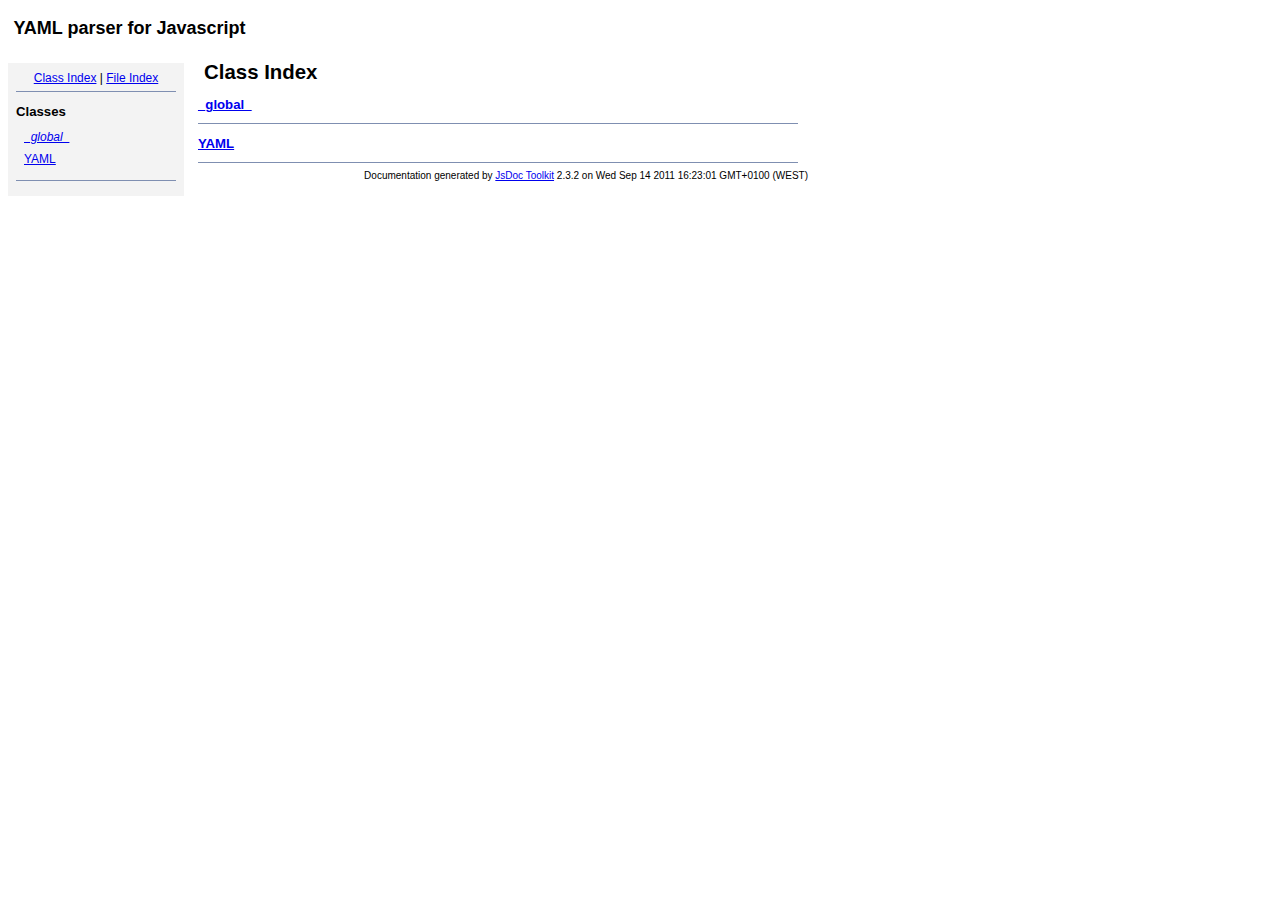
<file: libs/javascript-yaml-parser-0.4/doc/index.html>
<!DOCTYPE html PUBLIC "-//W3C//DTD XHTML 1.0 Transitional//EN"
        "http://www.w3.org/TR/xhtml1/DTD/xhtml1-transitional.dtd">
<html xmlns="http://www.w3.org/1999/xhtml" xml:lang="en" lang="en">
	<head>
		<meta http-equiv="content-type" content="text/html; charset=utf-8" />
		
		<title>JsDoc Reference - Index</title>
		<meta name="generator" content="JsDoc Toolkit" />
		
		<style type="text/css">
		/* default.css */
body
{
	font: 12px "Lucida Grande", Tahoma, Arial, Helvetica, sans-serif;
	width: 800px;
}

.header
{
	clear: both;
	background-color: #ccc;
	padding: 8px;
}

h1
{
	font-size: 150%;
	font-weight: bold;
	padding: 0;
	margin: 1em 0 0 .3em;
}

hr
{
	border: none 0;
	border-top: 1px solid #7F8FB1;
	height: 1px;
}

pre.code
{
	display: block;
	padding: 8px;
	border: 1px dashed #ccc;
}

#index
{
	margin-top: 24px;
	float: left;
	width: 160px;
	position: absolute;
	left: 8px;
	background-color: #F3F3F3;
	padding: 8px;
}

#content
{
	margin-left: 190px;
	width: 600px;
}

.classList
{
	list-style-type: none;
	padding: 0;
	margin: 0 0 0 8px;
	font-family: arial, sans-serif;
	font-size: 1em;
	overflow: auto;
}

.classList li
{
	padding: 0;
	margin: 0 0 8px 0;
}

.summaryTable { width: 100%; }

h1.classTitle
{
	font-size:170%;
	line-height:130%;
}

h2 { font-size: 110%; }
caption, div.sectionTitle
{
	background-color: #7F8FB1;
	color: #fff;
	font-size:130%;
	text-align: left;
	padding: 2px 6px 2px 6px;
	border: 1px #7F8FB1 solid;
}

div.sectionTitle { margin-bottom: 8px; }
.summaryTable thead { display: none; }

.summaryTable td
{
	vertical-align: top;
	padding: 4px;
	border-bottom: 1px #7F8FB1 solid;
	border-right: 1px #7F8FB1 solid;
}

/*col#summaryAttributes {}*/
.summaryTable td.attributes
{
	border-left: 1px #7F8FB1 solid;
	width: 140px;
	text-align: right;
}

td.attributes, .fixedFont
{
	line-height: 15px;
	color: #002EBE;
	font-family: "Courier New",Courier,monospace;
	font-size: 13px;
}

.summaryTable td.nameDescription
{
	text-align: left;
	font-size: 13px;
	line-height: 15px;
}

.summaryTable td.nameDescription, .description
{
	line-height: 15px;
	padding: 4px;
	padding-left: 4px;
}

.summaryTable { margin-bottom: 8px; }

ul.inheritsList
{
	list-style: square;
	margin-left: 20px;
	padding-left: 0;
}

.detailList {
	margin-left: 20px; 
	line-height: 15px;
}
.detailList dt { margin-left: 20px; }

.detailList .heading
{
	font-weight: bold;
	padding-bottom: 6px;
	margin-left: 0;
}

.light, td.attributes, .light a:link, .light a:visited
{
	color: #777;
	font-style: italic;
}

.fineprint
{
	text-align: right;
	font-size: 10px;
}
		</style>
	</head>
	
	<body>
		<div id="header">
    <h1>YAML parser for Javascript</h1>
</div>

		
		<div id="index">
			<div align="center"><a href="index.html">Class Index</a>
| <a href="files.html">File Index</a></div>
<hr />
<h2>Classes</h2>
<ul class="classList">
	
	<li><i><a href="symbols/_global_.html">_global_</a></i></li>
	
	<li><a href="symbols/YAML.html">YAML</a></li>
	
</ul>
<hr />
		</div>
		
		<div id="content">
			<h1 class="classTitle">Class Index</h1>
			
			
			<div>
				<h2><a href="symbols/_global_.html">_global_</a></h2>
				
			</div>
			<hr />
			
			<div>
				<h2><a href="symbols/YAML.html">YAML</a></h2>
				
			</div>
			<hr />
			
			
		</div>
		<div class="fineprint" style="clear:both">
			
			Documentation generated by <a href="http://code.google.com/p/jsdoc-toolkit/" target="_blankt">JsDoc Toolkit</a> 2.3.2 on Wed Sep 14 2011 16:23:01 GMT+0100 (WEST)
		</div>
	</body>
</html>
</file>
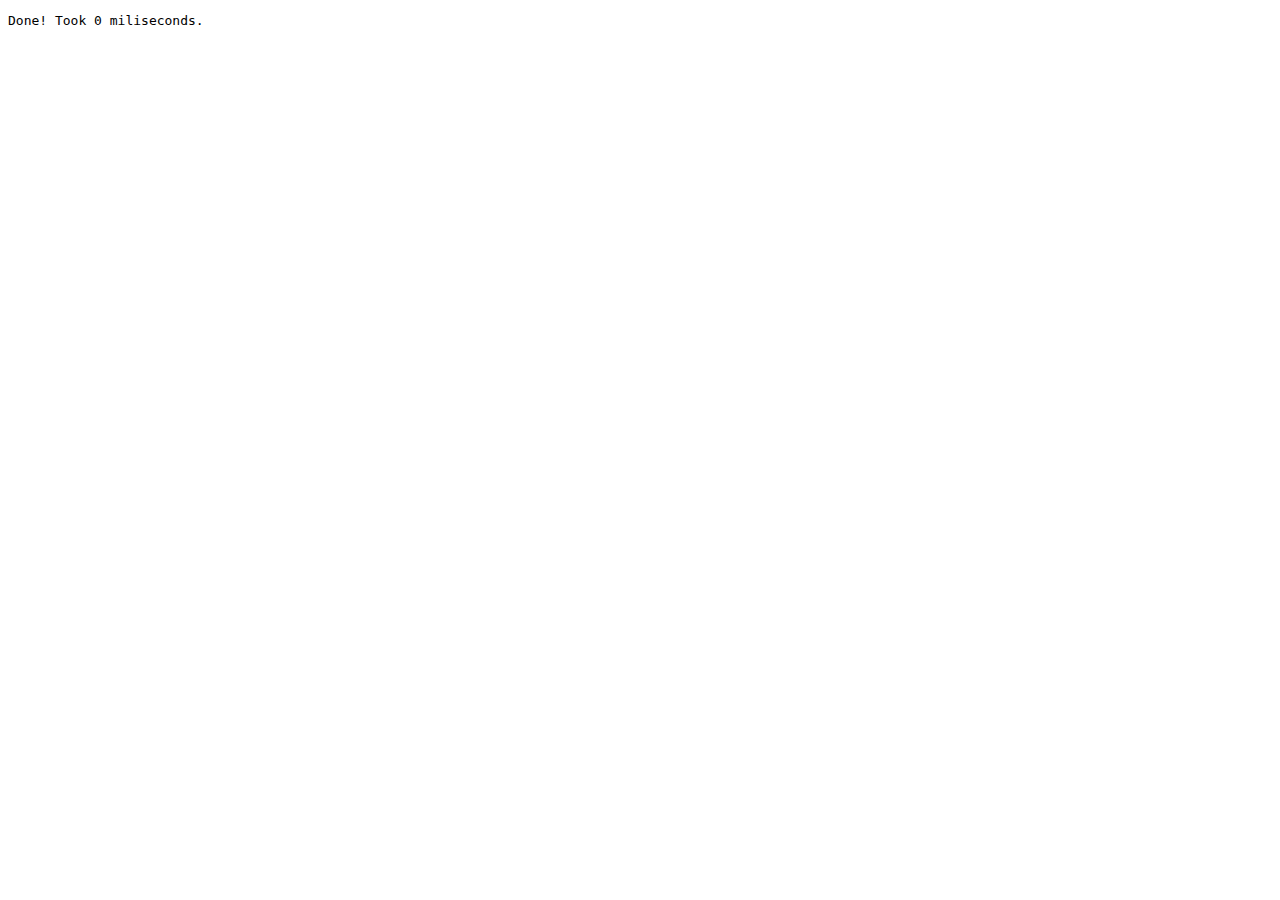
<file: libs/javascript-yaml-parser-0.4/tests/index.html>
<!DOCTYPE HTML>
<html lang="en-US">
<head>
    <meta charset="UTF-8">
    <title>YAML Parser</title>
    <script type="text/javascript" src="../src/yaml.js"></script>
    <script type="text/javascript">
        window.onload = function() {
            var test1 = YAML.eval("---\n- one\n- two");
            var test2 = YAML.eval("---\none: two");
        
            YAML.fromURL("example.yml", function(data) {
                var errors = YAML.getErrors();
                if(errors.length == 0)
                    document.getElementById("out").innerHTML = "Done! Took " + YAML.getProcessingTime() + " miliseconds.";
                else {
                    document.getElementById("out").innerHTML = errors.join("<br>");
                }
            });
        };
    </script>
</head>
<body>
	<pre id="out"></pre>
</body>
</html>
</file>
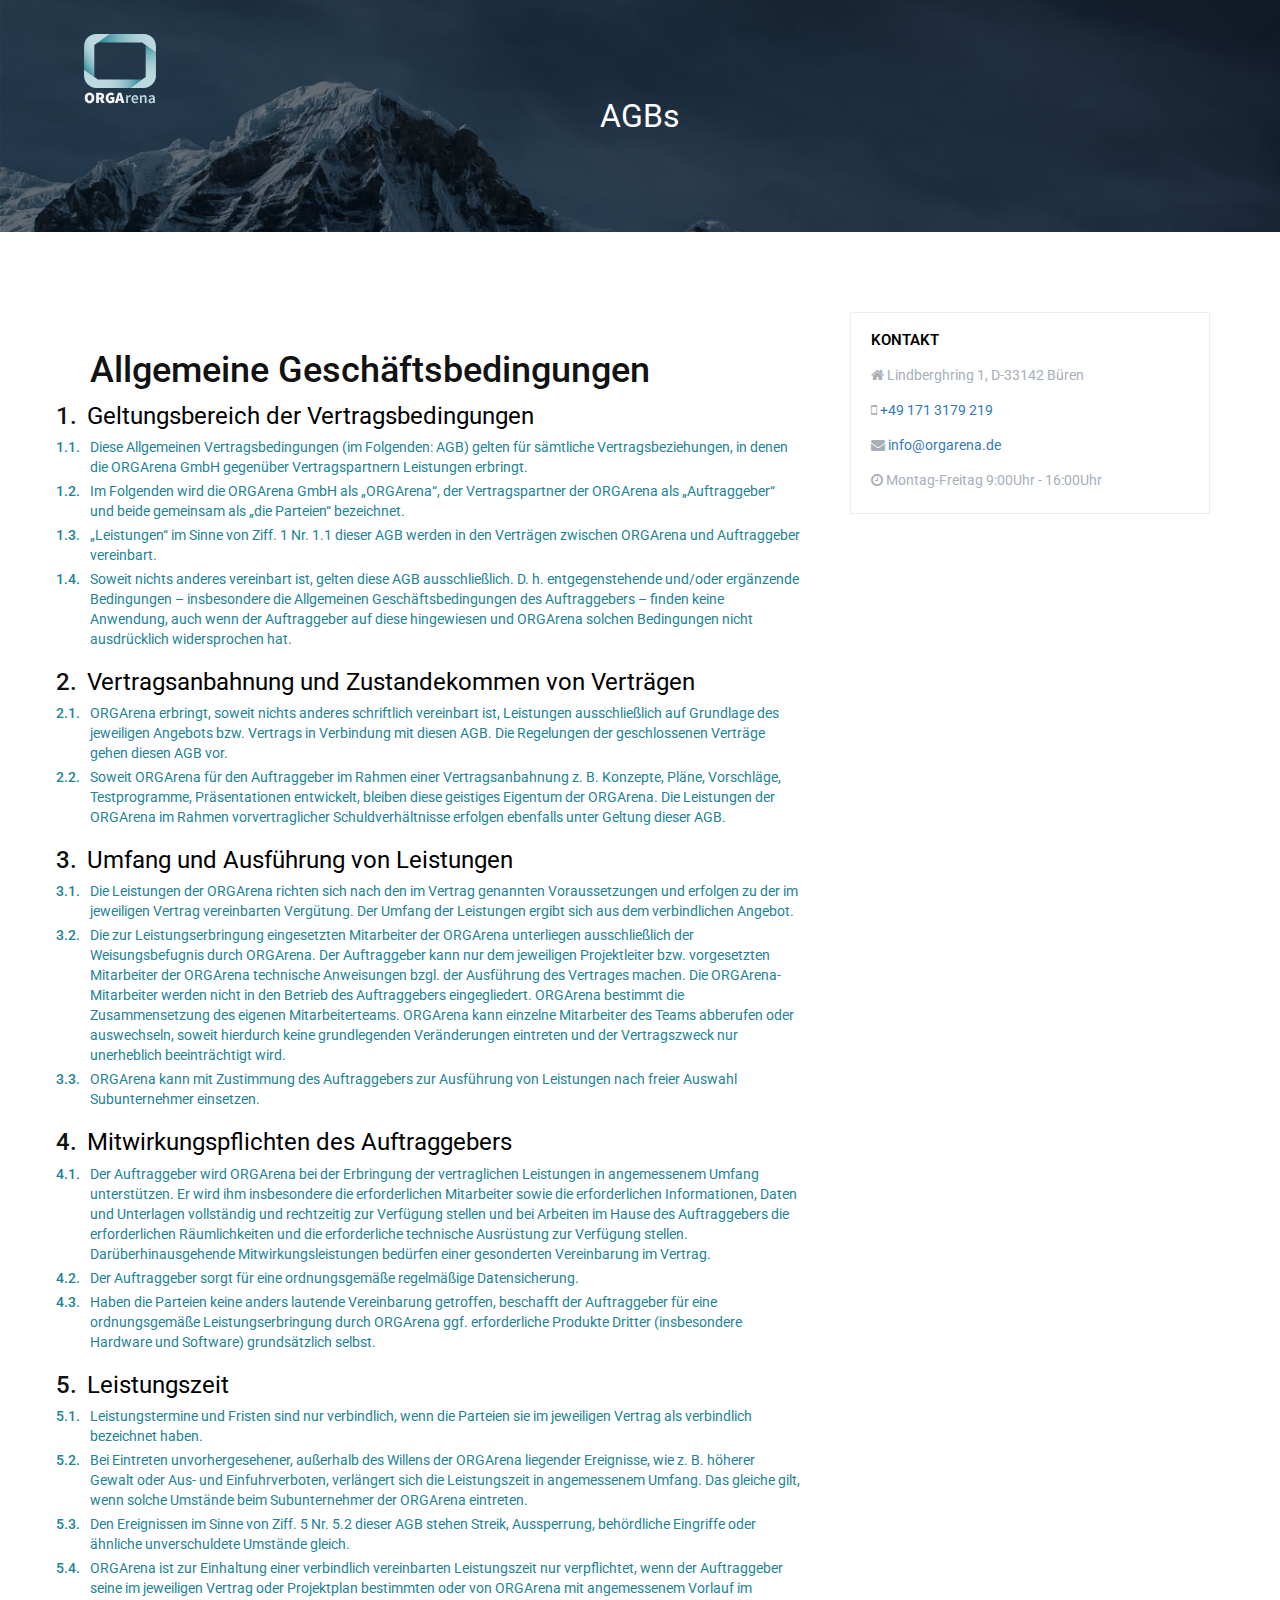
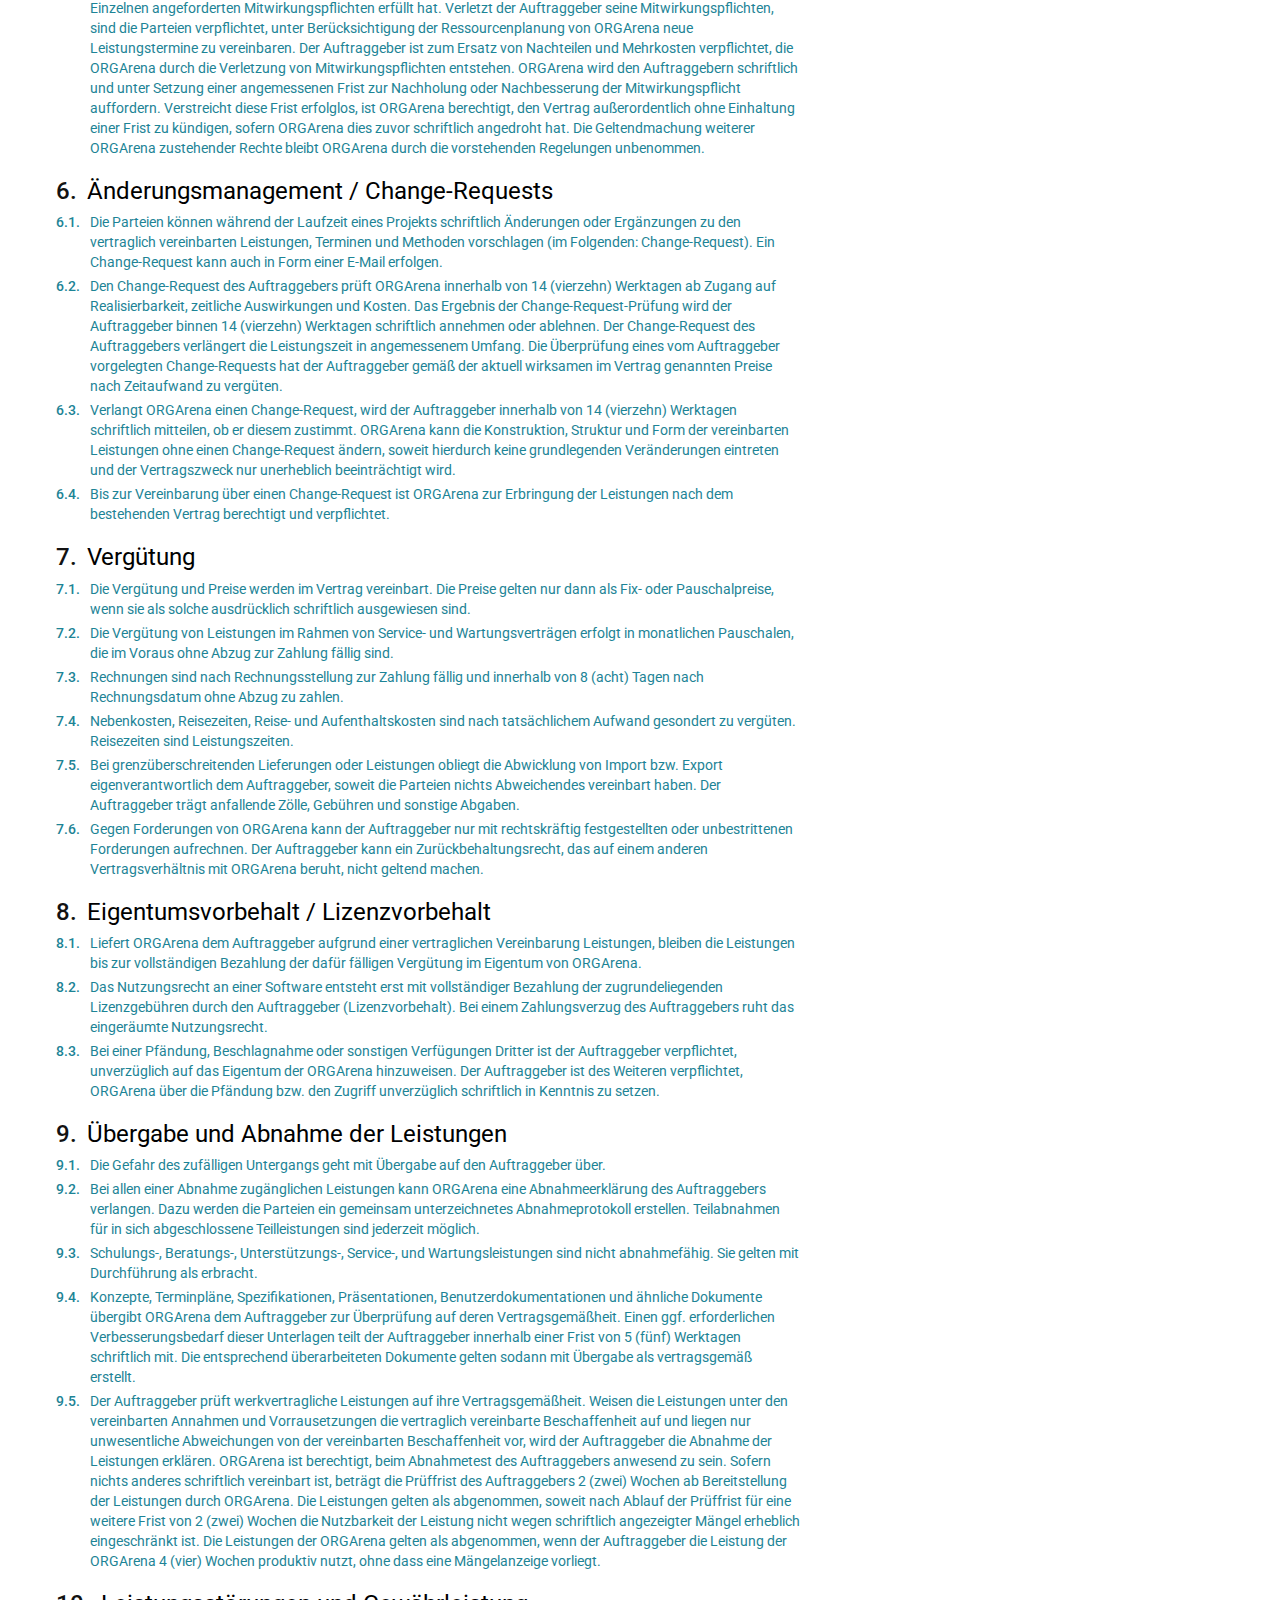
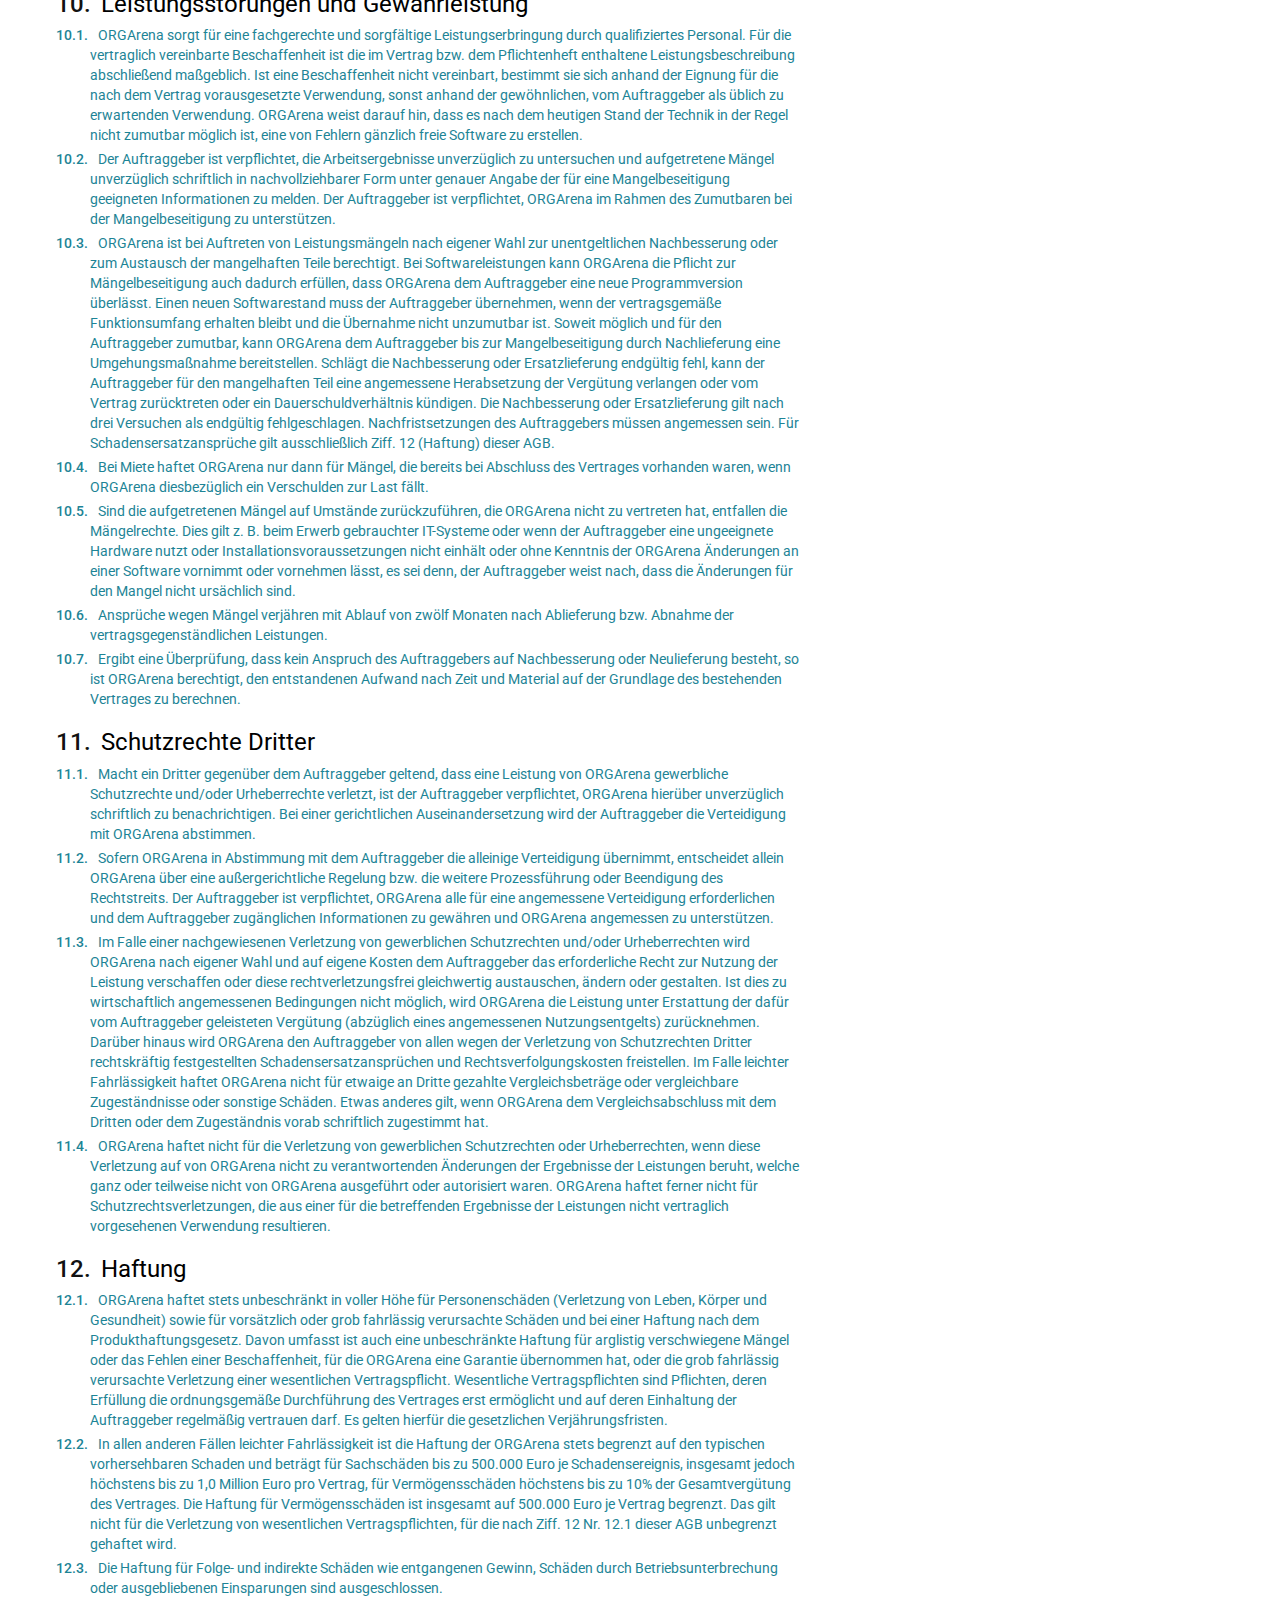
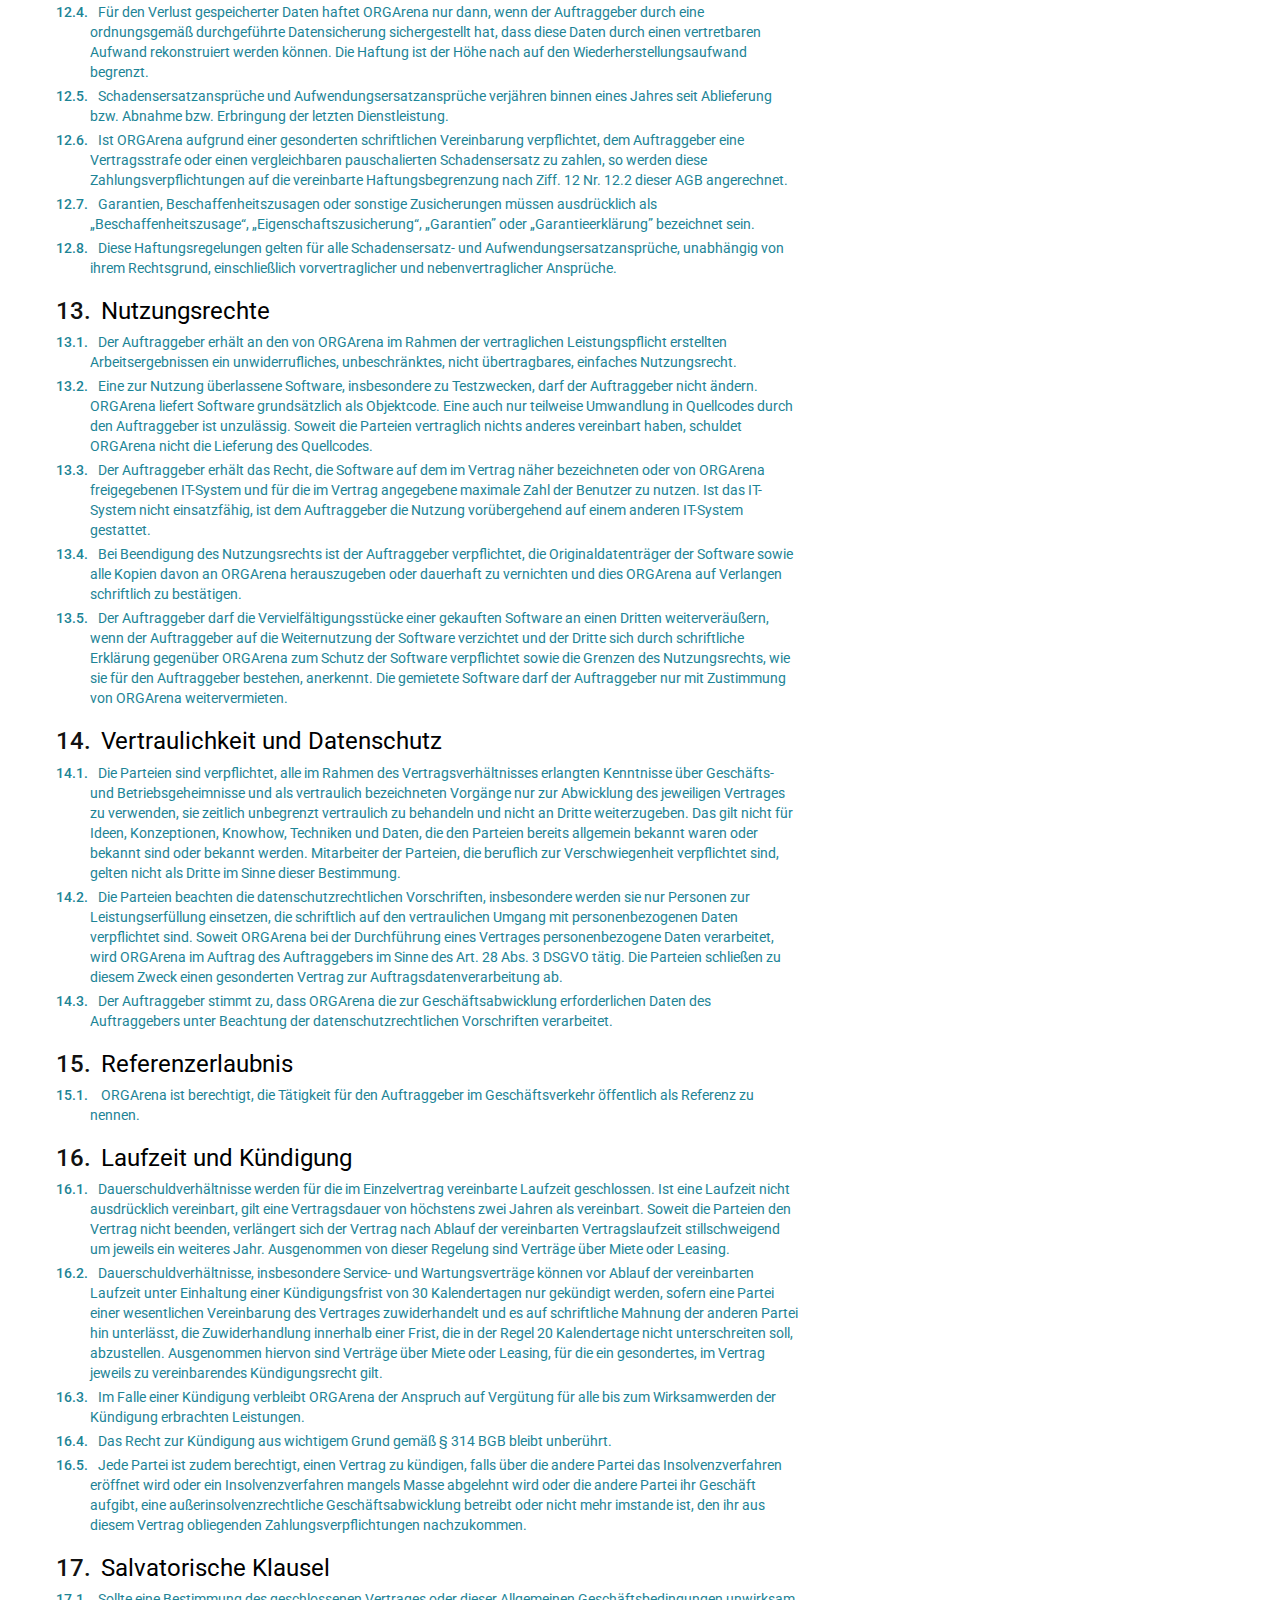
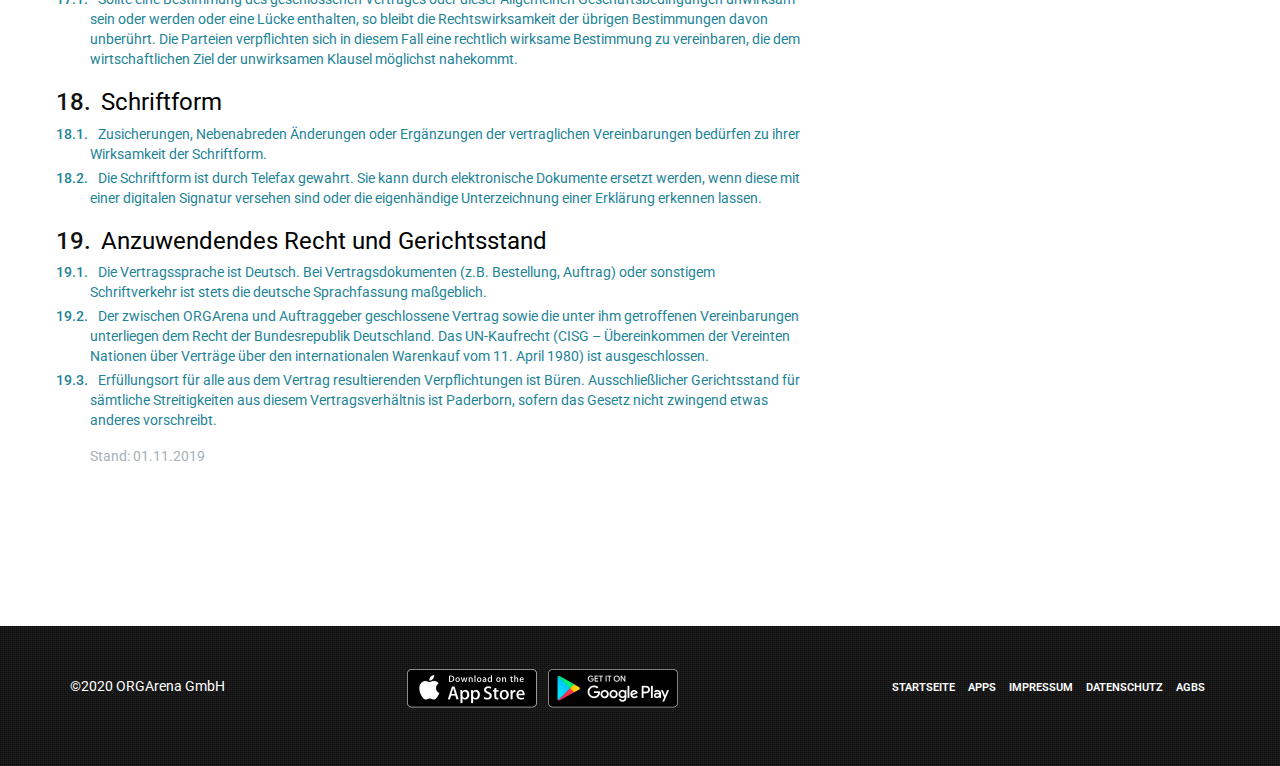
<file: agbs.html>
<!DOCTYPE html>
<html lang="de">
<head>
	<title>AGBs - ORGArena GmbH</title>
	
	<meta charset="utf-8">
	<meta http-equiv="X-UA-Compatible" content="IE=edge">
	<meta name="viewport" content="width=device-width, initial-scale=1">

	<meta name="apple-itunes-app" content="app-id=1491304373">

	<meta name="smartbanner:title" content="ORGA App">
	<meta name="smartbanner:author" content="ORGArena GmbH">
	<meta name="smartbanner:price" content="GET IT ON">
	<meta name="smartbanner:price-suffix-google" content=" Google Play">
	<meta name="smartbanner:icon-google" content="img/orga-app/ORGA_App_dunkel.svg">
	<meta name="smartbanner:button" content="ANZEIGEN">
	<meta name="smartbanner:button-url-google" content="market://details?id=com.orgarena.orgaapp.prod">
	<meta name="smartbanner:enabled-platforms" content="android">
	<meta name="smartbanner:close-label" content="Close">
	<meta name="smartbanner:disable-positioning" content="true">
	
	<meta name="last-modified" content="2019-08-30">
	<meta name="author" content="ORGArena GmbH">
	<meta name="copyright" content="ORGArena GmbH">
	<meta name="contact" content="info@orgarena.de">
	<meta name="description" content="Die Steuerungssoftware für Ihre Eventplanung und Durchführung von Großveranstaltungen">
	<meta name="keywords" content="organisation,organisations app,orga-app,DFL,Bundesliga,b04,bayer leverkusen, unity,unity ag">
	<meta name="revisit-after" content="2 days">
	<meta http-equiv="Last-Modified" content=" Fri, 30 Aug 2019 17:40:00 GMT">
	<meta http-equiv="cache-control" content="maxage=900">
	
	<link rel="icon" type="image/png" href="favicon-32x32.png" sizes="32x32"/>
	<link rel="icon" type="image/png" href="favicon-16x16.png" sizes="16x16"/>
	
	<!--bootstrap css-->
	<link href="bootstrap/css/bootstrap.min.css" rel="stylesheet">
	<!--custom css-->
	<link href="css/style.css" rel="stylesheet" type="text/css">
	<!--flex slider css-->
	<link href="css/flexslider.css" rel="stylesheet">
	<!--google web fonts css-->
	<!-- font awesome css-->
	<link href="font-awesome/css/font-awesome.min.css" rel="stylesheet">
	<!--animated css-->
	<link href="css/animate.css" rel="stylesheet">
	<!--owl carousel css-->
	<link href="css/owl.carousel.css" rel="stylesheet" type="text/css" media="screen">
	<link href="css/owl.theme.css" rel="stylesheet" type="text/css" media="screen">
	<!--revolution css-->
	<link href="revolution/css/navigation.css" rel="stylesheet">
	<link href="revolution/css/layers.css" rel="stylesheet">
	<link href="revolution/css/settings.css" rel="stylesheet">

	<!--Smart Banner CSS-->
	<link rel="stylesheet" href="smartbanner.js/dist/smartbanner.min.css">

	<!--Software Pioniere css-->
	<link href="css/software-pioniere.css" rel="stylesheet" type="text/css">

	<!--Smart Banner JS-->
	<script src="smartbanner.js/dist/smartbanner.min.js"></script>
	
	<!-- The HTML5 shim, for IE6-8 support of HTML5 elements -->
	<!--[if lt IE 9]>
	<script src="//html5shim.googlecode.com/svn/trunk/html5.js"></script>
	<script src="js/respond.min.js"></script>
	<![endif]-->
	
	<!-- Start Cookie Plugin -->
	<script type="text/javascript">
        window.cookieconsent_options = {
            message: 'Diese Website nutzt Cookies, um bestmögliche Funktionalität bieten zu können.',
            dismiss: 'Ok, verstanden',
            learnMore: 'Mehr Infos',
            link: 'http://softwarepioniere.de/datenschutz.html',
            theme: 'dark-bottom'
        };
	</script>
	<script type="text/javascript" src="//s3.amazonaws.com/valao-cloud/cookie-hinweis/script.js"></script>
	<!-- Ende Cookie Plugin -->
	
	<style>
		#blog-list OL {
			counter-reset: item;
			padding-inline-start: 0 !important;
		}
		
		#blog-list LI {
			display: block;
			font-size: 24px;
			color: black;
		}
		
		#blog-list LI:before {
			content: counters(item, ".") ".";
			counter-increment: item;
			padding-right: 10px;
			margin-left: -34px;
			font-family: "Roboto", sans-serif;
			font-weight: 500;
			line-height: 1;
			color: #121212;
		}
		
		#blog-list OL LI OL {
			margin: 0 0 16px 0;
		}
		
		#blog-list OL LI OL LI {
			display: block;
			font-size: 14px;
			color: #1d8496;
			margin: 4px 0;
		}
		
		#blog-list OL LI OL LI:before {
			content: counters(item, ".") ".";
			counter-increment: item;
			font-family: "Roboto", sans-serif;
			font-weight: 500;
			line-height: 1;
			color: #1d8496;
		}

		@media (max-width: 767px) {
			#blog-list LI:before {
				margin-left: 0;
			}
			#blog-list OL LI {
				font-size: 1.3em;
				line-height: 1.2em;
				margin-top: 24px;
			}
			#blog-list OL LI OL LI {
				margin: 12px 0 4px 0;
				line-height: 1.4em;
			}
		}
		
		.blog-item-sec {
			border: none;
		}
	
	</style>
</head>
<body data-spy="scroll" data-target="#navigation" data-offset="75">


<section id="navigation" class="fixed-navigation">
	<div class="navbar navbar-default navbar-static-top navbar-transparent" role="navigation">
		<div class="container">
			<!--				<div class="navbar-header">-->
			<!--					<button type="button" class="navbar-toggle" data-toggle="collapse" data-target=".navbar-collapse">-->
			<!--					<span class="sr-only">Toggle navigation</span>-->
			<!--					<span class="icon-bar"></span>-->
			<!--					<span class="icon-bar"></span>-->
			<!--					<span class="icon-bar"></span>-->
			<!--				</button>-->
			<a class="" href="index.html">
				<img src="img/orga-app/ORGArena_dunkel.svg" class="logo" />
			</a>
		</div>
		<div class="navbar-collapse collapse">
			<ul class="nav navbar-nav scrollto">
				<!--						<li><a href="index.html#philosophie">Philosophie</a></li>-->
				<!--						<li><a href="index.html#vier-schritte">4 Schritte zum Erfolg</a></li>-->
				<!--						<li><a href="index.html#leistungen">Leistungen</a></li>-->
				<!--						<li><a href="index.html#technologie">Technologien</a></li>-->
				<!--						<li><a href="index.html#referenzen">Referenzen</a></li>-->
				<!--						<li><a href="index.html#unser-team">Team</a></li>-->
				<!--						<li><a href="index.html#kontakt">Kontakt</a></li>-->
				<!--						<li><a href="https://softwarepioniere.wordpress.com/" target="_blank">Blog</a></li>-->
			</ul>
		
		</div>
		<!--/.nav-collapse -->
	</div>
	<!--/.container -->
	</div>
</section>

<section id="page-head-bg">
	<div class="container">
		<h1>AGBs</h1>
	</div>
</section><!--page-head bg end-->
<section id="blog-list" class="padding-80">
	<div class="container">
		<div class="row">
			<div class="col-md-8">
				<div class="blog-item-sec">
					<h1>Allgemeine Geschäftsbedingungen</h1>

					<ol>
						<li>Geltungsbereich der Vertragsbedingungen
							<ol>
								<li>Diese Allgemeinen Vertragsbedingungen (im Folgenden: AGB) gelten für sämtliche Vertragsbeziehungen, in denen die ORGArena GmbH gegenüber Vertragspartnern
									Leistungen erbringt.
								</li>
								<li>Im Folgenden wird die ORGArena GmbH als „ORGArena“, der Vertragspartner der ORGArena als „Auftraggeber“ und beide gemeinsam als „die Parteien“ bezeichnet.</li>
								<li>„Leistungen“ im Sinne von Ziff. 1 Nr. 1.1 dieser AGB werden in den Verträgen zwischen ORGArena und Auftraggeber vereinbart.</li>
								<li>Soweit nichts anderes vereinbart ist, gelten diese AGB ausschließlich. D. h. entgegenstehende und/oder ergänzende Bedingungen – insbesondere die Allgemeinen
									Geschäftsbedingungen des Auftraggebers – finden keine Anwendung, auch wenn der Auftraggeber auf diese hingewiesen und ORGArena solchen Bedingungen nicht
									ausdrücklich widersprochen hat.
								</li>
							</ol>
						</li>
						
						<li>Vertragsanbahnung und Zustandekommen von Verträgen
							<ol>
								<li>ORGArena erbringt, soweit nichts anderes schriftlich vereinbart ist, Leistungen ausschließlich auf Grundlage des jeweiligen Angebots bzw. Vertrags in
									Verbindung mit diesen AGB. Die Regelungen der geschlossenen Verträge gehen diesen AGB vor.
								</li>
								<li>Soweit ORGArena für den Auftraggeber im Rahmen einer Vertragsanbahnung z. B. Konzepte, Pläne, Vorschläge, Testprogramme, Präsentationen entwickelt, bleiben
									diese geistiges Eigentum der ORGArena. Die Leistungen der ORGArena im Rahmen vorvertraglicher Schuldverhältnisse erfolgen ebenfalls unter Geltung dieser AGB.
								</li>
							</ol>
						</li>
						
						<li>Umfang und Ausführung von Leistungen
							<ol>
								<li>Die Leistungen der ORGArena richten sich nach den im Vertrag genannten Voraussetzungen und erfolgen zu der im jeweiligen Vertrag vereinbarten Vergütung. Der
									Umfang der Leistungen ergibt sich aus dem verbindlichen Angebot.
								</li>
								<li>Die zur Leistungserbringung eingesetzten Mitarbeiter der ORGArena unterliegen ausschließlich der Weisungsbefugnis durch ORGArena. Der Auftraggeber kann nur dem
									jeweiligen Projektleiter bzw. vorgesetzten Mitarbeiter der ORGArena technische Anweisungen bzgl. der Ausführung des Vertrages machen. Die ORGArena-Mitarbeiter
									werden nicht in den Betrieb des Auftraggebers eingegliedert. ORGArena bestimmt die Zusammensetzung des eigenen Mitarbeiterteams. ORGArena kann einzelne Mitarbeiter
									des Teams abberufen oder auswechseln, soweit hierdurch keine grundlegenden Veränderungen eintreten und der Vertragszweck nur unerheblich beeinträchtigt wird.
								</li>
								<li>ORGArena kann mit Zustimmung des Auftraggebers zur Ausführung von Leistungen nach freier Auswahl Subunternehmer einsetzen.</li>
							</ol>
						</li>
						
						<li>Mitwirkungspflichten des Auftraggebers
							<ol>
								<li>Der Auftraggeber wird ORGArena bei der Erbringung der vertraglichen Leistungen in angemessenem Umfang unterstützen. Er wird ihm insbesondere die erforderlichen
									Mitarbeiter sowie die erforderlichen Informationen, Daten und Unterlagen vollständig und rechtzeitig zur Verfügung stellen und bei Arbeiten im Hause des
									Auftraggebers die erforderlichen Räumlichkeiten und die erforderliche technische Ausrüstung zur Verfügung stellen. Darüberhinausgehende Mitwirkungsleistungen
									bedürfen einer gesonderten Vereinbarung im Vertrag.
								</li>
								<li>Der Auftraggeber sorgt für eine ordnungsgemäße regelmäßige Datensicherung.</li>
								<li>Haben die Parteien keine anders lautende Vereinbarung getroffen, beschafft der Auftraggeber für eine ordnungsgemäße Leistungserbringung durch ORGArena ggf.
									erforderliche Produkte Dritter (insbesondere Hardware und Software) grundsätzlich selbst.
								</li>
							</ol>
						</li>
						
						<li>Leistungszeit
							<ol>
								<li>Leistungstermine und Fristen sind nur verbindlich, wenn die Parteien sie im jeweiligen Vertrag als verbindlich bezeichnet haben.
								<li>Bei Eintreten unvorhergesehener, außerhalb des Willens der ORGArena liegender Ereignisse, wie z. B. höherer Gewalt oder Aus- und Einfuhrverboten, verlängert
									sich die Leistungszeit in angemessenem Umfang. Das gleiche gilt, wenn solche Umstände beim Subunternehmer der ORGArena eintreten.
								</li>
								<li>Den Ereignissen im Sinne von Ziff. 5 Nr. 5.2 dieser AGB stehen Streik, Aussperrung, behördliche Eingriffe oder ähnliche unverschuldete Umstände gleich.</li>
								<li>ORGArena ist zur Einhaltung einer verbindlich vereinbarten Leistungszeit nur verpflichtet, wenn der Auftraggeber seine im jeweiligen Vertrag oder Projektplan
									bestimmten oder von ORGArena mit angemessenem Vorlauf im Einzelnen angeforderten Mitwirkungspflichten erfüllt hat. Verletzt der Auftraggeber seine
									Mitwirkungspflichten, sind die Parteien verpflichtet, unter Berücksichtigung der Ressourcenplanung von ORGArena neue Leistungstermine zu vereinbaren. Der
									Auftraggeber
									ist zum Ersatz von Nachteilen und Mehrkosten verpflichtet, die ORGArena durch die Verletzung von Mitwirkungspflichten entstehen. ORGArena wird den Auftraggebern
									schriftlich und unter Setzung einer angemessenen Frist zur Nachholung oder Nachbesserung der Mitwirkungspflicht auffordern. Verstreicht diese Frist erfolglos, ist
									ORGArena berechtigt, den Vertrag außerordentlich ohne Einhaltung einer Frist zu kündigen, sofern ORGArena dies zuvor schriftlich angedroht hat. Die Geltendmachung
									weiterer ORGArena zustehender Rechte bleibt ORGArena durch die vorstehenden Regelungen unbenommen.
								</li>
							</ol>
						</li>
						
						<li>Änderungsmanagement / Change-Requests
							<ol>
								<li>Die Parteien können während der Laufzeit eines Projekts schriftlich Änderungen oder Ergänzungen zu den vertraglich vereinbarten Leistungen, Terminen und
									Methoden vorschlagen (im Folgenden: Change-Request). Ein Change-Request kann auch in Form einer E-Mail erfolgen.
								</li>
								<li>Den Change-Request des Auftraggebers prüft ORGArena innerhalb von 14 (vierzehn) Werktagen ab Zugang auf Realisierbarkeit, zeitliche Auswirkungen und Kosten. Das
									Ergebnis der Change-Request-Prüfung wird der Auftraggeber binnen 14 (vierzehn) Werktagen schriftlich annehmen oder ablehnen. Der Change-Request des Auftraggebers
									verlängert die Leistungszeit in angemessenem Umfang. Die Überprüfung eines vom Auftraggeber vorgelegten Change-Requests hat der Auftraggeber gemäß der aktuell
									wirksamen im Vertrag genannten Preise nach Zeitaufwand zu vergüten.
								</li>
								<li>Verlangt ORGArena einen Change-Request, wird der Auftraggeber innerhalb von 14 (vierzehn) Werktagen schriftlich mitteilen, ob er diesem zustimmt. ORGArena kann die
									Konstruktion, Struktur und Form der vereinbarten Leistungen ohne einen Change-Request ändern, soweit hierdurch keine grundlegenden Veränderungen eintreten und der
									Vertragszweck nur unerheblich beeinträchtigt wird.
								</li>
								<li>Bis zur Vereinbarung über einen Change-Request ist ORGArena zur Erbringung der Leistungen nach dem bestehenden Vertrag berechtigt und verpflichtet.</li>
							</ol>
						</li>
						
						<li>Vergütung
							<ol>
								<li>Die Vergütung und Preise werden im Vertrag vereinbart. Die Preise gelten nur dann als Fix- oder Pauschalpreise, wenn sie als solche ausdrücklich schriftlich
									ausgewiesen sind.
								</li>
								<li>Die Vergütung von Leistungen im Rahmen von Service- und Wartungsverträgen erfolgt in monatlichen Pauschalen, die im Voraus ohne Abzug zur Zahlung fällig
									sind.
								</li>
								<li>Rechnungen sind nach Rechnungsstellung zur Zahlung fällig und innerhalb von 8 (acht) Tagen nach Rechnungsdatum ohne Abzug zu zahlen.</li>
								<li>Nebenkosten, Reisezeiten, Reise- und Aufenthaltskosten sind nach tatsächlichem Aufwand gesondert zu vergüten. Reisezeiten sind Leistungszeiten.</li>
								<li>Bei grenzüberschreitenden Lieferungen oder Leistungen obliegt die Abwicklung von Import bzw. Export eigenverantwortlich dem Auftraggeber, soweit die Parteien
									nichts Abweichendes vereinbart haben. Der Auftraggeber trägt anfallende Zölle, Gebühren und sonstige Abgaben.
								</li>
								<li>Gegen Forderungen von ORGArena kann der Auftraggeber nur mit rechtskräftig festgestellten oder unbestrittenen Forderungen aufrechnen. Der Auftraggeber kann
									ein Zurückbehaltungsrecht, das auf einem anderen Vertragsverhältnis mit ORGArena beruht, nicht geltend machen.
								</li>
							</ol>
						</li>
						
						<li>Eigentumsvorbehalt / Lizenzvorbehalt
							<ol>
								<li>Liefert ORGArena dem Auftraggeber aufgrund einer vertraglichen Vereinbarung Leistungen, bleiben die Leistungen bis zur vollständigen Bezahlung der dafür
									fälligen Vergütung im Eigentum von ORGArena.
								</li>
								<li>Das Nutzungsrecht an einer Software entsteht erst mit vollständiger Bezahlung der zugrundeliegenden Lizenzgebühren durch den Auftraggeber (Lizenzvorbehalt).
									Bei einem Zahlungsverzug des Auftraggebers ruht das eingeräumte Nutzungsrecht.
								</li>
								<li>Bei einer Pfändung, Beschlagnahme oder sonstigen Verfügungen Dritter ist der Auftraggeber verpflichtet, unverzüglich auf das Eigentum der ORGArena hinzuweisen.
									Der Auftraggeber ist des Weiteren verpflichtet, ORGArena über die Pfändung bzw. den Zugriff unverzüglich schriftlich in Kenntnis zu setzen.
								</li>
							</ol>
						</li>
						
						<li>Übergabe und Abnahme der Leistungen
							<ol>
								<li>Die Gefahr des zufälligen Untergangs geht mit Übergabe auf den Auftraggeber über.</li>
								<li>Bei allen einer Abnahme zugänglichen Leistungen kann ORGArena eine Abnahmeerklärung des Auftraggebers verlangen. Dazu werden die Parteien ein gemeinsam
									unterzeichnetes Abnahmeprotokoll erstellen. Teilabnahmen für in sich abgeschlossene Teilleistungen sind jederzeit möglich.
								</li>
								<li>Schulungs-, Beratungs-, Unterstützungs-, Service-, und Wartungsleistungen sind nicht abnahmefähig. Sie gelten mit Durchführung als erbracht.</li>
								<li>Konzepte, Terminpläne, Spezifikationen, Präsentationen, Benutzerdokumentationen und ähnliche Dokumente übergibt ORGArena dem Auftraggeber zur Überprüfung auf
									deren Vertragsgemäßheit. Einen ggf. erforderlichen Verbesserungsbedarf dieser Unterlagen teilt der Auftraggeber innerhalb einer Frist von 5 (fünf) Werktagen
									schriftlich mit. Die entsprechend überarbeiteten Dokumente gelten sodann mit Übergabe als vertragsgemäß erstellt.
								</li>
								<li>Der Auftraggeber prüft werkvertragliche Leistungen auf ihre Vertragsgemäßheit. Weisen die Leistungen unter den vereinbarten Annahmen und Vorrausetzungen die
									vertraglich vereinbarte Beschaffenheit auf und liegen nur unwesentliche Abweichungen von der vereinbarten Beschaffenheit vor, wird der Auftraggeber die Abnahme der
									Leistungen erklären. ORGArena ist berechtigt, beim Abnahmetest des Auftraggebers anwesend zu sein. Sofern nichts anderes schriftlich vereinbart ist, beträgt die
									Prüffrist des Auftraggebers 2 (zwei) Wochen ab Bereitstellung der Leistungen durch ORGArena. Die Leistungen gelten als abgenommen, soweit nach Ablauf der Prüffrist
									für eine weitere Frist von 2 (zwei) Wochen die Nutzbarkeit der Leistung nicht wegen schriftlich angezeigter Mängel erheblich eingeschränkt ist. Die Leistungen der
									ORGArena gelten als abgenommen, wenn der Auftraggeber die Leistung der ORGArena 4 (vier) Wochen produktiv nutzt, ohne dass eine Mängelanzeige vorliegt.
								</li>
							</ol>
						</li>
						
						<li>Leistungsstörungen und Gewährleistung
							<ol>
								<li>ORGArena sorgt für eine fachgerechte und sorgfältige Leistungserbringung durch qualifiziertes Personal. Für die vertraglich vereinbarte Beschaffenheit ist die
									im Vertrag bzw. dem Pflichtenheft enthaltene Leistungsbeschreibung abschließend maßgeblich. Ist eine Beschaffenheit nicht vereinbart, bestimmt sie sich anhand der
									Eignung für die nach dem Vertrag vorausgesetzte Verwendung, sonst anhand der gewöhnlichen, vom Auftraggeber als üblich zu erwartenden Verwendung. ORGArena weist
									darauf hin, dass es nach dem heutigen Stand der Technik in der Regel nicht zumutbar möglich ist, eine von Fehlern gänzlich freie Software zu erstellen.
								</li>
								<li>Der Auftraggeber ist verpflichtet, die Arbeitsergebnisse unverzüglich zu untersuchen und aufgetretene Mängel unverzüglich schriftlich in nachvollziehbarer
									Form unter genauer Angabe der für eine Mangelbeseitigung geeigneten Informationen zu melden. Der Auftraggeber ist verpflichtet, ORGArena im Rahmen des Zumutbaren
									bei der Mangelbeseitigung zu unterstützen.
								</li>
								<li>ORGArena ist bei Auftreten von Leistungsmängeln nach eigener Wahl zur unentgeltlichen Nachbesserung oder zum Austausch der mangelhaften Teile berechtigt. Bei
									Softwareleistungen kann ORGArena die Pflicht zur Mängelbeseitigung auch dadurch erfüllen, dass ORGArena dem Auftraggeber eine neue Programmversion überlässt. Einen
									neuen Softwarestand muss der Auftraggeber übernehmen, wenn der vertragsgemäße Funktionsumfang erhalten bleibt und die Übernahme nicht unzumutbar ist. Soweit möglich
									und für den Auftraggeber zumutbar, kann ORGArena dem Auftraggeber bis zur Mangelbeseitigung durch Nachlieferung eine Umgehungsmaßnahme bereitstellen. Schlägt die
									Nachbesserung oder Ersatzlieferung endgültig fehl, kann der Auftraggeber für den mangelhaften Teil eine angemessene Herabsetzung der Vergütung verlangen oder vom
									Vertrag zurücktreten oder ein Dauerschuldverhältnis kündigen. Die Nachbesserung oder Ersatzlieferung gilt nach drei Versuchen als endgültig fehlgeschlagen.
									Nachfristsetzungen des Auftraggebers müssen angemessen sein. Für Schadensersatzansprüche gilt ausschließlich Ziff. 12 (Haftung) dieser AGB.
								</li>
								<li>Bei Miete haftet ORGArena nur dann für Mängel, die bereits bei Abschluss des Vertrages vorhanden waren, wenn ORGArena diesbezüglich ein Verschulden zur Last
									fällt.
								</li>
								<li>Sind die aufgetretenen Mängel auf Umstände zurückzuführen, die ORGArena nicht zu vertreten hat, entfallen die Mängelrechte. Dies gilt z. B. beim Erwerb
									gebrauchter IT-Systeme oder wenn der Auftraggeber eine ungeeignete Hardware nutzt oder Installationsvoraussetzungen nicht einhält oder ohne Kenntnis der ORGArena
									Änderungen an einer Software vornimmt oder vornehmen lässt, es sei denn, der Auftraggeber weist nach, dass die Änderungen für den Mangel nicht ursächlich sind.
								</li>
								<li>Ansprüche wegen Mängel verjähren mit Ablauf von zwölf Monaten nach Ablieferung bzw. Abnahme der vertragsgegenständlichen Leistungen.</li>
								<li>Ergibt eine Überprüfung, dass kein Anspruch des Auftraggebers auf Nachbesserung oder Neulieferung besteht, so ist ORGArena berechtigt, den entstandenen
									Aufwand nach Zeit und Material auf der Grundlage des bestehenden Vertrages zu berechnen.
								</li>
							</ol>
						</li>
						
						<li>Schutzrechte Dritter
							<ol>
								<li>Macht ein Dritter gegenüber dem Auftraggeber geltend, dass eine Leistung von ORGArena gewerbliche Schutzrechte und/oder Urheberrechte verletzt, ist der
									Auftraggeber verpflichtet, ORGArena hierüber unverzüglich schriftlich zu benachrichtigen. Bei einer gerichtlichen Auseinandersetzung wird der Auftraggeber die
									Verteidigung mit ORGArena abstimmen.
								<li>Sofern ORGArena in Abstimmung mit dem Auftraggeber die alleinige Verteidigung übernimmt, entscheidet allein ORGArena über eine außergerichtliche Regelung bzw.
									die weitere Prozessführung oder Beendigung des Rechtstreits. Der Auftraggeber ist verpflichtet, ORGArena alle für eine angemessene Verteidigung erforderlichen und
									dem Auftraggeber zugänglichen Informationen zu gewähren und ORGArena angemessen zu unterstützen.
								</li>
								<li>Im Falle einer nachgewiesenen Verletzung von gewerblichen Schutzrechten und/oder Urheberrechten wird ORGArena nach eigener Wahl und auf eigene Kosten dem
									Auftraggeber das erforderliche Recht zur Nutzung der Leistung verschaffen oder diese rechtverletzungsfrei gleichwertig austauschen, ändern oder gestalten. Ist dies
									zu wirtschaftlich angemessenen Bedingungen nicht möglich, wird ORGArena die Leistung unter Erstattung der dafür vom Auftraggeber geleisteten Vergütung (abzüglich
									eines angemessenen Nutzungsentgelts) zurücknehmen. Darüber hinaus wird ORGArena den Auftraggeber von allen wegen der Verletzung von Schutzrechten Dritter
									rechtskräftig festgestellten Schadensersatzansprüchen und Rechtsverfolgungskosten freistellen. Im Falle leichter Fahrlässigkeit haftet ORGArena nicht für etwaige
									an Dritte gezahlte Vergleichsbeträge oder vergleichbare Zugeständnisse oder sonstige Schäden. Etwas anderes gilt, wenn ORGArena dem Vergleichsabschluss mit dem
									Dritten oder dem Zugeständnis vorab schriftlich zugestimmt hat.
								</li>
								<li>ORGArena haftet nicht für die Verletzung von gewerblichen Schutzrechten oder Urheberrechten, wenn diese Verletzung auf von ORGArena nicht zu verantwortenden
									Änderungen der Ergebnisse der Leistungen beruht, welche ganz oder teilweise nicht von ORGArena ausgeführt oder autorisiert waren. ORGArena haftet ferner nicht für
									Schutzrechtsverletzungen, die aus einer für die betreffenden Ergebnisse der Leistungen nicht vertraglich vorgesehenen Verwendung resultieren.
								</li>
							</ol>
						</li>
						
						<li>Haftung
							<ol>
								<li>ORGArena haftet stets unbeschränkt in voller Höhe für Personenschäden (Verletzung von Leben, Körper und Gesundheit) sowie für vorsätzlich oder grob fahrlässig
									verursachte Schäden und bei einer Haftung nach dem Produkthaftungsgesetz. Davon umfasst ist auch eine unbeschränkte Haftung für arglistig verschwiegene Mängel oder
									das Fehlen einer Beschaffenheit, für die ORGArena eine Garantie übernommen hat, oder die grob fahrlässig verursachte Verletzung einer wesentlichen Vertragspflicht.
									Wesentliche Vertragspflichten sind Pflichten, deren Erfüllung die ordnungsgemäße Durchführung des Vertrages erst ermöglicht und auf deren Einhaltung der
									Auftraggeber regelmäßig vertrauen darf. Es gelten hierfür die gesetzlichen Verjährungsfristen.
								</li>
								<li>In allen anderen Fällen leichter Fahrlässigkeit ist die Haftung der ORGArena stets begrenzt auf den typischen vorhersehbaren Schaden und beträgt für
									Sachschäden bis zu 500.000 Euro je Schadensereignis, insgesamt jedoch höchstens bis zu 1,0 Million Euro pro Vertrag, für Vermögensschäden höchstens bis zu 10% der
									Gesamtvergütung des Vertrages. Die Haftung für Vermögensschäden ist insgesamt auf 500.000 Euro je Vertrag begrenzt. Das gilt nicht für die Verletzung von
									wesentlichen Vertragspflichten, für die nach Ziff. 12 Nr. 12.1 dieser AGB unbegrenzt gehaftet wird.
								</li>
								<li>Die Haftung für Folge- und indirekte Schäden wie entgangenen Gewinn, Schäden durch Betriebsunterbrechung oder ausgebliebenen Einsparungen sind
									ausgeschlossen.
								</li>
								<li>Für den Verlust gespeicherter Daten haftet ORGArena nur dann, wenn der Auftraggeber durch eine ordnungsgemäß durchgeführte Datensicherung sichergestellt hat,
									dass diese Daten durch einen vertretbaren Aufwand rekonstruiert werden können. Die Haftung ist der Höhe nach auf den Wiederherstellungsaufwand begrenzt.
								</li>
								<li>Schadensersatzansprüche und Aufwendungsersatzansprüche verjähren binnen eines Jahres seit Ablieferung bzw. Abnahme bzw. Erbringung der letzten
									Dienstleistung.
								</li>
								<li>Ist ORGArena aufgrund einer gesonderten schriftlichen Vereinbarung verpflichtet, dem Auftraggeber eine Vertragsstrafe oder einen vergleichbaren pauschalierten
									Schadensersatz zu zahlen, so werden diese Zahlungsverpflichtungen auf die vereinbarte Haftungsbegrenzung nach Ziff. 12 Nr. 12.2 dieser AGB angerechnet.
								</li>
								<li>Garantien, Beschaffenheitszusagen oder sonstige Zusicherungen müssen ausdrücklich als „Beschaffenheitszusage“, „Eigenschaftszusicherung“, „Garantien” oder
									„Garantieerklärung” bezeichnet sein.
								</li>
								<li>Diese Haftungsregelungen gelten für alle Schadensersatz- und Aufwendungsersatzansprüche, unabhängig von ihrem Rechtsgrund, einschließlich vorvertraglicher und
									nebenvertraglicher Ansprüche.
								</li>
							</ol>
						</li>
						
						<li>Nutzungsrechte
							<ol>
								<li>Der Auftraggeber erhält an den von ORGArena im Rahmen der vertraglichen Leistungspflicht erstellten Arbeitsergebnissen ein unwiderrufliches, unbeschränktes,
									nicht übertragbares, einfaches Nutzungsrecht.
								</li>
								<li>Eine zur Nutzung überlassene Software, insbesondere zu Testzwecken, darf der Auftraggeber nicht ändern. ORGArena liefert Software grundsätzlich als Objektcode.
									Eine auch nur teilweise Umwandlung in Quellcodes durch den Auftraggeber ist unzulässig. Soweit die Parteien vertraglich nichts anderes vereinbart haben, schuldet
									ORGArena nicht die Lieferung des Quellcodes.
								</li>
								<li>Der Auftraggeber erhält das Recht, die Software auf dem im Vertrag näher bezeichneten oder von ORGArena freigegebenen IT-System und für die im Vertrag
									angegebene maximale Zahl der Benutzer zu nutzen. Ist das IT-System nicht einsatzfähig, ist dem Auftraggeber die Nutzung vorübergehend auf einem anderen IT-System
									gestattet.
								</li>
								<li>Bei Beendigung des Nutzungsrechts ist der Auftraggeber verpflichtet, die Originaldatenträger der Software sowie alle Kopien davon an ORGArena herauszugeben
									oder dauerhaft zu vernichten und dies ORGArena auf Verlangen schriftlich zu bestätigen.
								</li>
								<li>Der Auftraggeber darf die Vervielfältigungsstücke einer gekauften Software an einen Dritten weiterveräußern, wenn der Auftraggeber auf die Weiternutzung der
									Software verzichtet und der Dritte sich durch schriftliche Erklärung gegenüber ORGArena zum Schutz der Software verpflichtet sowie die Grenzen des Nutzungsrechts,
									wie sie für den Auftraggeber bestehen, anerkennt. Die gemietete Software darf der Auftraggeber nur mit Zustimmung von ORGArena weitervermieten.
								</li>
							</ol>
						</li>
						
						<li>Vertraulichkeit und Datenschutz
							<ol>
								<li>Die Parteien sind verpflichtet, alle im Rahmen des Vertragsverhältnisses erlangten Kenntnisse über Geschäfts- und Betriebsgeheimnisse und als vertraulich
									bezeichneten Vorgänge nur zur Abwicklung des jeweiligen Vertrages zu verwenden, sie zeitlich unbegrenzt vertraulich zu behandeln und nicht an Dritte weiterzugeben.
									Das gilt nicht für Ideen, Konzeptionen, Knowhow, Techniken und Daten, die den Parteien bereits allgemein bekannt waren oder bekannt sind oder bekannt werden.
									Mitarbeiter der Parteien, die beruflich zur Verschwiegenheit verpflichtet sind, gelten nicht als Dritte im Sinne dieser Bestimmung.
								</li>
								<li>Die Parteien beachten die datenschutzrechtlichen Vorschriften, insbesondere werden sie nur Personen zur Leistungserfüllung einsetzen, die schriftlich auf den
									vertraulichen Umgang mit personenbezogenen Daten verpflichtet sind. Soweit ORGArena bei der Durchführung eines Vertrages personenbezogene Daten verarbeitet, wird
									ORGArena im Auftrag des Auftraggebers im Sinne des Art. 28 Abs. 3 DSGVO tätig. Die Parteien schließen zu diesem Zweck einen gesonderten Vertrag zur
									Auftragsdatenverarbeitung ab.
								</li>
								<li>Der Auftraggeber stimmt zu, dass ORGArena die zur Geschäftsabwicklung erforderlichen Daten des Auftraggebers unter Beachtung der datenschutzrechtlichen
									Vorschriften verarbeitet.
								</li>
							</ol>
						</li>
						
						<li>Referenzerlaubnis
							<ol>
								<li>
									ORGArena ist berechtigt, die Tätigkeit für den Auftraggeber im Geschäftsverkehr öffentlich als Referenz zu nennen.
								</li>
							</ol>
						</li>
						
						<li>Laufzeit und Kündigung
							<ol>
								<li>Dauerschuldverhältnisse werden für die im Einzelvertrag vereinbarte Laufzeit geschlossen. Ist eine Laufzeit nicht ausdrücklich vereinbart, gilt eine
									Vertragsdauer von höchstens zwei Jahren als vereinbart. Soweit die Parteien den Vertrag nicht beenden, verlängert sich der Vertrag nach Ablauf der vereinbarten
									Vertragslaufzeit stillschweigend um jeweils ein weiteres Jahr. Ausgenommen von dieser Regelung sind Verträge über Miete oder Leasing.
								</li>
								<li>Dauerschuldverhältnisse, insbesondere Service- und Wartungsverträge können vor Ablauf der vereinbarten Laufzeit unter Einhaltung einer Kündigungsfrist von 30
									Kalendertagen nur gekündigt werden, sofern eine Partei einer wesentlichen Vereinbarung des Vertrages zuwiderhandelt und es auf schriftliche Mahnung der anderen
									Partei hin unterlässt, die Zuwiderhandlung innerhalb einer Frist, die in der Regel 20 Kalendertage nicht unterschreiten soll, abzustellen. Ausgenommen hiervon
									sind Verträge über Miete oder Leasing, für die ein gesondertes, im Vertrag jeweils zu vereinbarendes Kündigungsrecht gilt.
								</li>
								<li>Im Falle einer Kündigung verbleibt ORGArena der Anspruch auf Vergütung für alle bis zum Wirksamwerden der Kündigung erbrachten Leistungen.</li>
								<li>Das Recht zur Kündigung aus wichtigem Grund gemäß § 314 BGB bleibt unberührt.</li>
								<li>Jede Partei ist zudem berechtigt, einen Vertrag zu kündigen, falls über die andere Partei das Insolvenzverfahren eröffnet wird oder ein Insolvenzverfahren
									mangels Masse abgelehnt wird oder die andere Partei ihr Geschäft aufgibt, eine außerinsolvenzrechtliche Geschäftsabwicklung betreibt oder nicht mehr imstande ist,
									den ihr aus diesem Vertrag obliegenden Zahlungsverpflichtungen nachzukommen.
								</li>
							</ol>
						</li>
						
						<li>Salvatorische Klausel
							<ol>
								<li>Sollte eine Bestimmung des geschlossenen Vertrages oder dieser Allgemeinen Geschäftsbedingungen unwirksam sein oder werden oder eine Lücke enthalten, so bleibt
									die Rechtswirksamkeit der übrigen Bestimmungen davon unberührt. Die Parteien verpflichten sich in diesem Fall eine rechtlich wirksame Bestimmung zu vereinbaren, die
									dem wirtschaftlichen Ziel der unwirksamen Klausel möglichst nahekommt.
								</li>
							</ol>
						</li>
						
						<li>Schriftform
							<ol>
								<li>Zusicherungen, Nebenabreden Änderungen oder Ergänzungen der vertraglichen Vereinbarungen bedürfen zu ihrer Wirksamkeit der Schriftform.
								<li>Die Schriftform ist durch Telefax gewahrt. Sie kann durch elektronische Dokumente ersetzt werden, wenn diese mit einer digitalen Signatur versehen sind oder
									die eigenhändige Unterzeichnung einer Erklärung erkennen lassen.
								</li>
							</ol>
						</li>
						
						<li>Anzuwendendes Recht und Gerichtsstand
							<ol>
								<li>Die Vertragssprache ist Deutsch. Bei Vertragsdokumenten (z.B. Bestellung, Auftrag) oder sonstigem Schriftverkehr ist stets die deutsche Sprachfassung
									maßgeblich.
								<li>Der zwischen ORGArena und Auftraggeber geschlossene Vertrag sowie die unter ihm getroffenen Vereinbarungen unterliegen dem Recht der Bundesrepublik
									Deutschland. Das UN-Kaufrecht (CISG – Übereinkommen der Vereinten Nationen über Verträge über den internationalen Warenkauf vom 11. April 1980) ist ausgeschlossen.
								<li>Erfüllungsort für alle aus dem Vertrag resultierenden Verpflichtungen ist Büren. Ausschließlicher Gerichtsstand für sämtliche Streitigkeiten aus diesem
									Vertragsverhältnis ist Paderborn, sofern das Gesetz nicht zwingend etwas anderes vorschreibt.
								</li>
							</ol>
						</li>
					</ol>
					
					Stand: 01.11.2019
				
				
				</div>  <!--blog-item section end-->
			</div><!--blog left content end-->
			
			
			<!--sideabr-->
			<div class="col-md-4">
				<div class="sidebar-box">
					<h4>Kontakt</h4>
					<div class="contact-info wow animated fadeInRight" data-wow-delay=".6s">
						<p><i class="fa fa-home"></i> Lindberghring 1, D-33142 Büren</p>
						<!--                        <p><i class="fa fa-home"></i><a href="tel:004956457884825"> +49 5645 788 48 25</a></p>-->
						<p><i class="fa fa-mobile"></i> <a href="tel:00491713179219"> +49 171 3179 219</a></p>
						<p><i class="fa fa-envelope"></i> <a href="mailto:info@orgarena.de">info@orgarena.de</a>
						</p>
						<p><i class="fa fa-clock-o"></i> Montag-Freitag 9:00Uhr - 16:00Uhr</p>
						<!--                        <hr>-->
						<!--                        <ul class="list-inline social-colored">-->
						<!--                            <li><a href="https://www.facebook.com/softwarepioniere/"><i class="fa fa-facebook icon-fb"-->
						<!--                                                                                        data-toggle="tooltip" title=""-->
						<!--                                                                                        data-original-title="Facebook"-->
						<!--                                                                                        data-placement="top"></i></a>-->
						<!--                            </li>-->
						<!--                            <li><a href="https://twitter.com/SoftwarePionier"><i class="fa fa-twitter icon-twit"-->
						<!--                                                                                 data-toggle="tooltip" title=""-->
						<!--                                                                                 data-original-title="Twitter"-->
						<!--                                                                                 data-placement="top"></i></a></li>-->
						</ul> <!--colored social-->
					</div>
				</div><!--sidebar-box-->
			</div>
			
			
			<!--sidebar end-->
		
		</div>
	</div>

</section><!--blog list page end-->
<section id="footer" class="padding-80">
	<div class="container">
		<div class="row">
			<div class="col-md-3 col-sm-3 copyright">
				<span>&copy;2020 ORGArena GmbH</span>
			</div>
			<div class="col-md-4 col-sm-3 copyright footer-app-imgs">
				<a href="https://apps.apple.com/de/app/orga-app/id1491304373" target="_blank">
					<img src="/img/apps/apple-store-badge@2x.png" class="app-img-small app-img-footer-left" alt="Apple App Store">
				</a>
				<a href="https://play.google.com/store/apps/details?id=com.orgarena.orgaapp.prod" target="_blank">
					<img src="/img/apps/google-play-badge@2x.png" class="app-img-small app-img-footer-right" alt="Google Play">
				</a>
			</div>
			<div class="col-md-5 col-sm-6 footer-nav">
				<ul class="list-inline">
					<li><a href="/">Startseite</a></li>
					<li><a href="apps.html">Apps</a></li>
					<li><a href="impressum.html">Impressum</a></li>
					<li><a href="datenschutz.html">Datenschutz</a></li>
					<li><a href="agbs.html">AGBs</a></li>
				</ul>
			</div>
		</div>
	</div>
</section><!--footer end-->
<!--back to top-->
<a href="#" class="scrollToTop"><i class="fa fa-angle-up"></i></a>
<!--back to top end-->

<!--script files-->
<script src="js/jquery.min.js" type="text/javascript"></script>
<!--<script src="js/moderniz.min.js" type="text/javascript"></script>-->
<script src="js/jquery-migrate.min.js" type="text/javascript"></script>
<script src="js/jquery.easing.1.3.min.js" type="text/javascript"></script>
<script src="bootstrap/js/bootstrap.min.js" type="text/javascript"></script>

<script src="js/jquery.flexslider-min.js" type="text/javascript"></script>
<script src="js/wow.min.js" type="text/javascript"></script>
<script src="js/jquery.sticky.js" type="text/javascript"></script>
<script src="js/bootstrap-hover-dropdown.min.js" type="text/javascript"></script>
<script src="js/jquery.stellar.min.js" type="text/javascript"></script>
<script src="js/owl.carousel.min.js" type="text/javascript"></script>
<script src="js/jquery.mb.YTPlayer.min.js" type="text/javascript"></script>
<script src="js/waypoints.min.js"></script>
<script src="js/easypiechart.js"></script>
<script src="js/jquery.isotope.min.js" type="text/javascript"></script>
<!--image loads plugin -->
<script src="js/jquery.imagesloaded.min.js" type="text/javascript"></script>
<script src="js/jquery.counterup.min.js" type="text/javascript"></script>
<script src="js/jquery.countdown.js" type="text/javascript"></script>
<script src="js/contact_me.js" type="text/javascript"></script>
<script src="js/jqBootstrapValidation.js" type="text/javascript"></script>
<script src="js/custom.js" type="text/javascript"></script>
<script src="js/pace.min.js" type="text/javascript"></script>
<script src="js/isotope-custom.js" type="text/javascript"></script>


<!--<script>-->
<!--    (function (i, s, o, g, r, a, m) {-->
<!--        i['GoogleAnalyticsObject'] = r;-->
<!--        i[r] = i[r] || function () {-->
<!--                (i[r].q = i[r].q || []).push(arguments)-->
<!--            }, i[r].l = 1 * new Date();-->
<!--        a = s.createElement(o),-->
<!--            m = s.getElementsByTagName(o)[0];-->
<!--        a.async = 1;-->
<!--        a.src = g;-->
<!--        m.parentNode.insertBefore(a, m)-->
<!--    })(window, document, 'script', 'https://www.google-analytics.com/analytics.js', 'ga');-->

<!--    ga('create', 'UA-101871171-1', 'auto');-->
<!--    ga('set', 'anonymizeIp', true);-->
<!--    ga('send', 'pageview');-->

<!--</script>-->
</body>
</html>
</file>
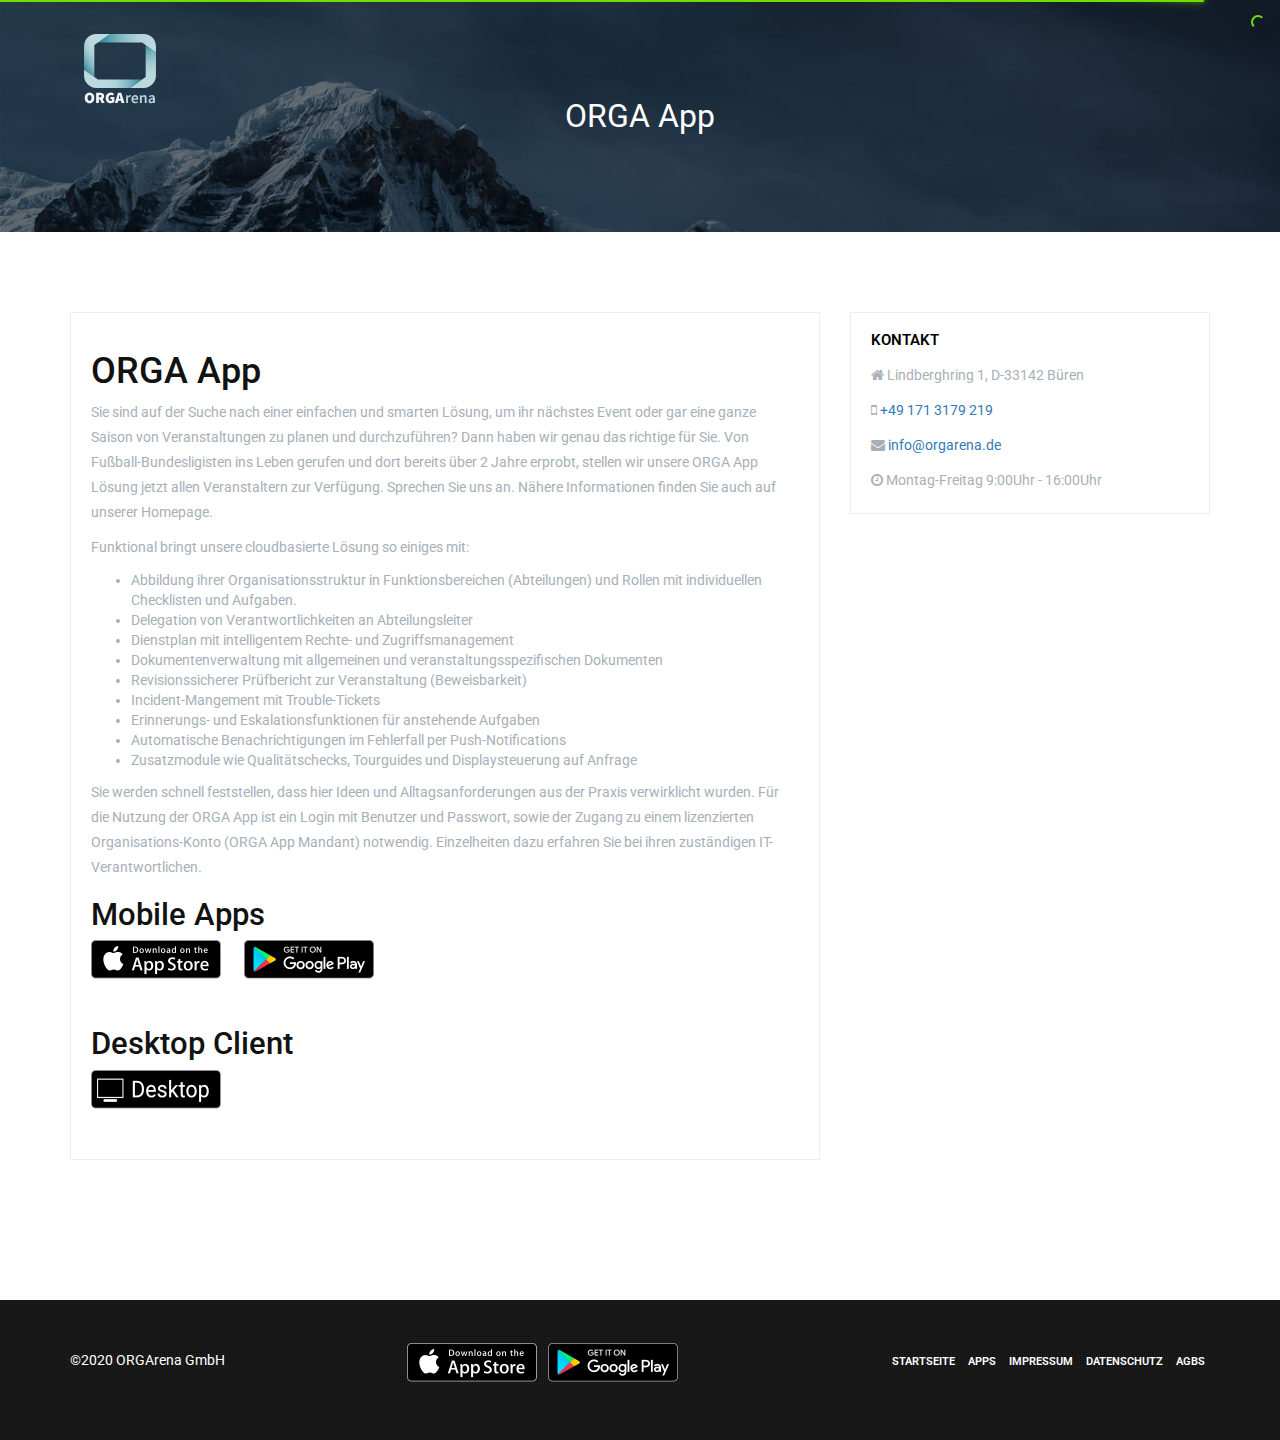
<file: apps.html>
<!DOCTYPE html>
<html lang="de">
<head>
    <title>Apps - ORGArena GmbH</title>

    <meta charset="utf-8">
    <meta http-equiv="X-UA-Compatible" content="IE=edge">
    <meta name="viewport" content="width=device-width, initial-scale=1">

    <meta name="apple-itunes-app" content="app-id=1491304373">

    <meta name="smartbanner:title" content="ORGA App">
    <meta name="smartbanner:author" content="ORGArena GmbH">
    <meta name="smartbanner:price" content="GET IT ON">
    <meta name="smartbanner:price-suffix-google" content=" Google Play">
    <meta name="smartbanner:icon-google" content="img/orga-app/ORGA_App_dunkel.svg">
    <meta name="smartbanner:button" content="ANZEIGEN">
    <meta name="smartbanner:button-url-google" content="market://details?id=com.orgarena.orgaapp.prod">
    <meta name="smartbanner:enabled-platforms" content="android">
    <meta name="smartbanner:close-label" content="Close">
    <meta name="smartbanner:disable-positioning" content="true">

    <meta name="last-modified" content="2019-08-30">
    <meta name="author" content="ORGArena GmbH">
    <meta name="copyright" content="ORGArena GmbH">
    <meta name="contact" content="info@orgarena.de">
    <meta name="description" content="Die Steuerungssoftware für Ihre Eventplanung und Durchführung von Großveranstaltungen">
    <meta name="keywords" content="organisation,organisations app,orga-app,DFL,Bundesliga,b04,bayer leverkusen, unity,unity ag">
    <meta name="revisit-after" content="2 days">
    <meta http-equiv="Last-Modified" content=" Fri, 30 Aug 2019 17:40:00 GMT">
    <meta http-equiv="cache-control" content="maxage=900">

    <link rel="icon" type="image/png" href="favicon-32x32.png" sizes="32x32"/>
    <link rel="icon" type="image/png" href="favicon-16x16.png" sizes="16x16"/>

    <!--bootstrap css-->
    <link href="bootstrap/css/bootstrap.min.css" rel="stylesheet">
    <!--custom css-->
    <link href="css/style.css" rel="stylesheet" type="text/css">
    <!--flex slider css-->
    <link href="css/flexslider.css" rel="stylesheet">
    <!--google web fonts css-->
    <!-- font awesome css-->
    <link href="font-awesome/css/font-awesome.min.css" rel="stylesheet">
    <!--animated css-->
    <link href="css/animate.css" rel="stylesheet">
    <!--owl carousel css-->
    <link href="css/owl.carousel.css" rel="stylesheet" type="text/css" media="screen">
    <link href="css/owl.theme.css" rel="stylesheet" type="text/css" media="screen">
    <!--revolution css-->
    <link href="revolution/css/navigation.css" rel="stylesheet">
    <link href="revolution/css/layers.css" rel="stylesheet">
    <link href="revolution/css/settings.css" rel="stylesheet">

    <!--Smart Banner CSS-->
    <link rel="stylesheet" href="smartbanner.js/dist/smartbanner.min.css">

    <!--Software Pioniere css-->
    <link href="css/software-pioniere.css" rel="stylesheet" type="text/css">

    <!--Smart Banner JS-->
    <script src="smartbanner.js/dist/smartbanner.min.js"></script>

    <!-- The HTML5 shim, for IE6-8 support of HTML5 elements -->
    <!--[if lt IE 9]>
    <script src="//html5shim.googlecode.com/svn/trunk/html5.js"></script>
    <script src="js/respond.min.js"></script>
    <![endif]-->

    <!-- Start Cookie Plugin -->
    <script type="text/javascript">
        window.cookieconsent_options = {
            message: 'Diese Website nutzt Cookies, um bestmögliche Funktionalität bieten zu können.',
            dismiss: 'Ok, verstanden',
            learnMore: 'Mehr Infos',
            link: 'http://softwarepioniere.de/datenschutz.html',
            theme: 'dark-bottom'
        };
    </script>
    <script type="text/javascript" src="//s3.amazonaws.com/valao-cloud/cookie-hinweis/script.js"></script>
    <!-- Ende Cookie Plugin -->
</head>
<body data-spy="scroll" data-target="#navigation" data-offset="75">


<section id="navigation" class="fixed-navigation">
    <div class="navbar navbar-default navbar-static-top navbar-transparent" role="navigation">
        <div class="container">
            <a class="" href="index.html">
                <img src="img/orga-app/ORGArena_dunkel.svg" class="logo" />
            </a>
        </div>
        <div class="navbar-collapse collapse">
            <ul class="nav navbar-nav scrollto"></ul>

        </div>
        <!--/.nav-collapse -->
    </div>
    <!--/.container -->
    </div>
</section>

<section id="page-head-bg">
    <div class="container">
        <h1>ORGA App</h1>
    </div>
</section><!--page-head bg end-->
<section id="blog-list" class="padding-80">
    <div class="container">
        <div class="row">
            <div class="col-md-8">
                <div class="blog-item-sec">
                    <h1>ORGA App</h1>
                    <p>Sie sind auf der Suche nach einer einfachen und smarten Lösung, um ihr nächstes Event oder gar eine ganze Saison von Veranstaltungen zu planen und durchzuführen? Dann haben wir genau das richtige für Sie. Von Fußball-Bundesligisten ins Leben gerufen und dort bereits über 2 Jahre erprobt, stellen wir unsere ORGA App Lösung jetzt allen Veranstaltern zur Verfügung. Sprechen Sie uns an. Nähere Informationen finden Sie auch auf unserer Homepage.</p>
                    <p>Funktional bringt unsere cloudbasierte Lösung so einiges mit:<p/>
                    <ul>
                        <li>Abbildung ihrer Organisationsstruktur in Funktionsbereichen (Abteilungen) und Rollen mit individuellen Checklisten und Aufgaben.</li>
                        <li>Delegation von Verantwortlichkeiten an Abteilungsleiter</li>
                        <li>Dienstplan mit intelligentem Rechte- und Zugriffsmanagement</li>
                        <li>Dokumentenverwaltung mit allgemeinen und veranstaltungsspezifischen Dokumenten</li>
                        <li>Revisionssicherer Prüfbericht zur Veranstaltung (Beweisbarkeit)</li>
                        <li>Incident-Mangement mit Trouble-Tickets</li>
                        <li>Erinnerungs- und Eskalationsfunktionen für anstehende Aufgaben</li>
                        <li>Automatische Benachrichtigungen im Fehlerfall per Push-Notifications</li>
                        <li>Zusatzmodule wie Qualitätschecks, Tourguides und Displaysteuerung auf Anfrage</li>
                    </ul>
                    <p>Sie werden schnell feststellen, dass hier Ideen und Alltagsanforderungen aus der Praxis verwirklicht wurden. Für die Nutzung der ORGA App ist ein Login mit Benutzer und Passwort, sowie der Zugang zu einem lizenzierten Organisations-Konto (ORGA App Mandant) notwendig. Einzelheiten dazu erfahren Sie bei ihren zuständigen IT-Verantwortlichen.</p>

                    <h2>Mobile Apps</h2>
                    <a href="https://apps.apple.com/de/app/orga-app/id1491304373" target="_blank">
                        <img src="/img/apps/apple-store-badge@2x.png" class="app-img-small" alt="Apple App Store" style="margin-right: 20px;">
                    </a>
<!--                    <a href="https://play.google.com/store/apps/details?id=com.orgarena.orgaapp.prod" target="_blank">-->
                    <a href="#" onclick="openPlayStore('com.orgarena.orgaapp.prod')" target="_blank">
                        <img src="/img/apps/google-play-badge@2x.png" class="app-img-small" alt="Google Play">
                    </a>

                    <h2>Desktop Client</h2>
                    <a href="https://client.orga-app.de/" target="_blank">
                        <img src="/img/apps/desktop-badge@2x.png" class="app-img-small" alt="Desktop Client">
                    </a>
                </div>  <!--blog-item section end-->
            </div><!--blog left content end-->


            <!--sideabr-->
            <div class="col-md-4">
                <div class="sidebar-box">
                    <h4>Kontakt</h4>
                    <div class="contact-info wow animated fadeInRight" data-wow-delay=".6s">
                        <p><i class="fa fa-home"></i> Lindberghring 1, D-33142 Büren</p>
                        <!--                        <p><i class="fa fa-home"></i><a href="tel:004956457884825"> +49 5645 788 48 25</a></p>-->
                        <p><i class="fa fa-mobile"></i> <a href="tel:00491713179219"> +49 171 3179 219</a></p>
                        <p><i class="fa fa-envelope"></i> <a href="mailto:info@orgarena.de">info@orgarena.de</a>
                        </p>
                        <p><i class="fa fa-clock-o"></i> Montag-Freitag 9:00Uhr - 16:00Uhr</p>
                        <!--                        <hr>-->
                        <!--                        <ul class="list-inline social-colored">-->
                        <!--                            <li><a href="https://www.facebook.com/softwarepioniere/"><i class="fa fa-facebook icon-fb"-->
                        <!--                                                                                        data-toggle="tooltip" title=""-->
                        <!--                                                                                        data-original-title="Facebook"-->
                        <!--                                                                                        data-placement="top"></i></a>-->
                        <!--                            </li>-->
                        <!--                            <li><a href="https://twitter.com/SoftwarePionier"><i class="fa fa-twitter icon-twit"-->
                        <!--                                                                                 data-toggle="tooltip" title=""-->
                        <!--                                                                                 data-original-title="Twitter"-->
                        <!--                                                                                 data-placement="top"></i></a></li>-->
                        </ul> <!--colored social-->
                    </div>
                </div><!--sidebar-box-->
            </div>


            <!--sidebar end-->

        </div>
    </div>

</section><!--blog list page end-->
<section id="footer" class="padding-80">
    <div class="container">
        <div class="row">
            <div class="col-md-3 col-sm-3 copyright">
                <span>&copy;2020 ORGArena GmbH</span>
            </div>
            <div class="col-md-4 col-sm-3 copyright footer-app-imgs">
                <a href="https://apps.apple.com/de/app/orga-app/id1491304373" target="_blank">
                    <img src="/img/apps/apple-store-badge@2x.png" class="app-img-small app-img-footer-left" alt="Apple App Store">
                </a>
<!--                <a href="https://play.google.com/store/apps/details?id=com.orgarena.orgaapp.prod" target="_blank">-->
                <a href="" onclick="openPlayStore('com.orgarena.orgaapp.prod')" target="_blank">
                    <img src="/img/apps/google-play-badge@2x.png" class="app-img-small app-img-footer-right" alt="Google Play">
                </a>
            </div>
            <div class="col-md-5 col-sm-6 footer-nav">
                <ul class="list-inline">
                    <li><a href="/">Startseite</a></li>
                    <li><a href="apps.html">Apps</a></li>
                    <li><a href="impressum.html">Impressum</a></li>
                    <li><a href="datenschutz.html">Datenschutz</a></li>
                    <li><a href="agbs.html">AGBs</a></li>
                </ul>
            </div>
        </div>
    </div>
</section><!--footer end-->
<!--back to top-->
<a href="#" class="scrollToTop"><i class="fa fa-angle-up"></i></a>
<!--back to top end-->

<!--script files-->
<script src="js/jquery.min.js" type="text/javascript"></script>
<!--<script src="js/moderniz.min.js" type="text/javascript"></script>-->
<script src="js/jquery-migrate.min.js" type="text/javascript"></script>
<script src="js/jquery.easing.1.3.min.js" type="text/javascript"></script>
<script src="bootstrap/js/bootstrap.min.js" type="text/javascript"></script>

<script src="js/jquery.flexslider-min.js" type="text/javascript"></script>
<script src="js/wow.min.js" type="text/javascript"></script>
<script src="js/jquery.sticky.js" type="text/javascript"></script>
<script src="js/bootstrap-hover-dropdown.min.js" type="text/javascript"></script>
<script src="js/jquery.stellar.min.js" type="text/javascript"></script>
<script src="js/owl.carousel.min.js" type="text/javascript"></script>
<script src="js/jquery.mb.YTPlayer.min.js" type="text/javascript"></script>
<script src="js/waypoints.min.js"></script>
<script src="js/easypiechart.js"></script>
<script src="js/jquery.isotope.min.js" type="text/javascript"></script>
<!--image loads plugin -->
<script src="js/jquery.imagesloaded.min.js" type="text/javascript"></script>
<script src="js/jquery.counterup.min.js" type="text/javascript"></script>
<script src="js/jquery.countdown.js" type="text/javascript"></script>
<script src="js/contact_me.js" type="text/javascript"></script>
<script src="js/jqBootstrapValidation.js" type="text/javascript"></script>
<script src="js/custom.js" type="text/javascript"></script>
<script src="js/pace.min.js" type="text/javascript"></script>
<script src="js/isotope-custom.js" type="text/javascript"></script>
<script type="text/javascript" src="js/open-play-store.js"></script>


<!--<script>-->
<!--    (function (i, s, o, g, r, a, m) {-->
<!--        i['GoogleAnalyticsObject'] = r;-->
<!--        i[r] = i[r] || function () {-->
<!--                (i[r].q = i[r].q || []).push(arguments)-->
<!--            }, i[r].l = 1 * new Date();-->
<!--        a = s.createElement(o),-->
<!--            m = s.getElementsByTagName(o)[0];-->
<!--        a.async = 1;-->
<!--        a.src = g;-->
<!--        m.parentNode.insertBefore(a, m)-->
<!--    })(window, document, 'script', 'https://www.google-analytics.com/analytics.js', 'ga');-->

<!--    ga('create', 'UA-101871171-1', 'auto');-->
<!--    ga('set', 'anonymizeIp', true);-->
<!--    ga('send', 'pageview');-->

<!--</script>-->
</body>
</html>
</file>
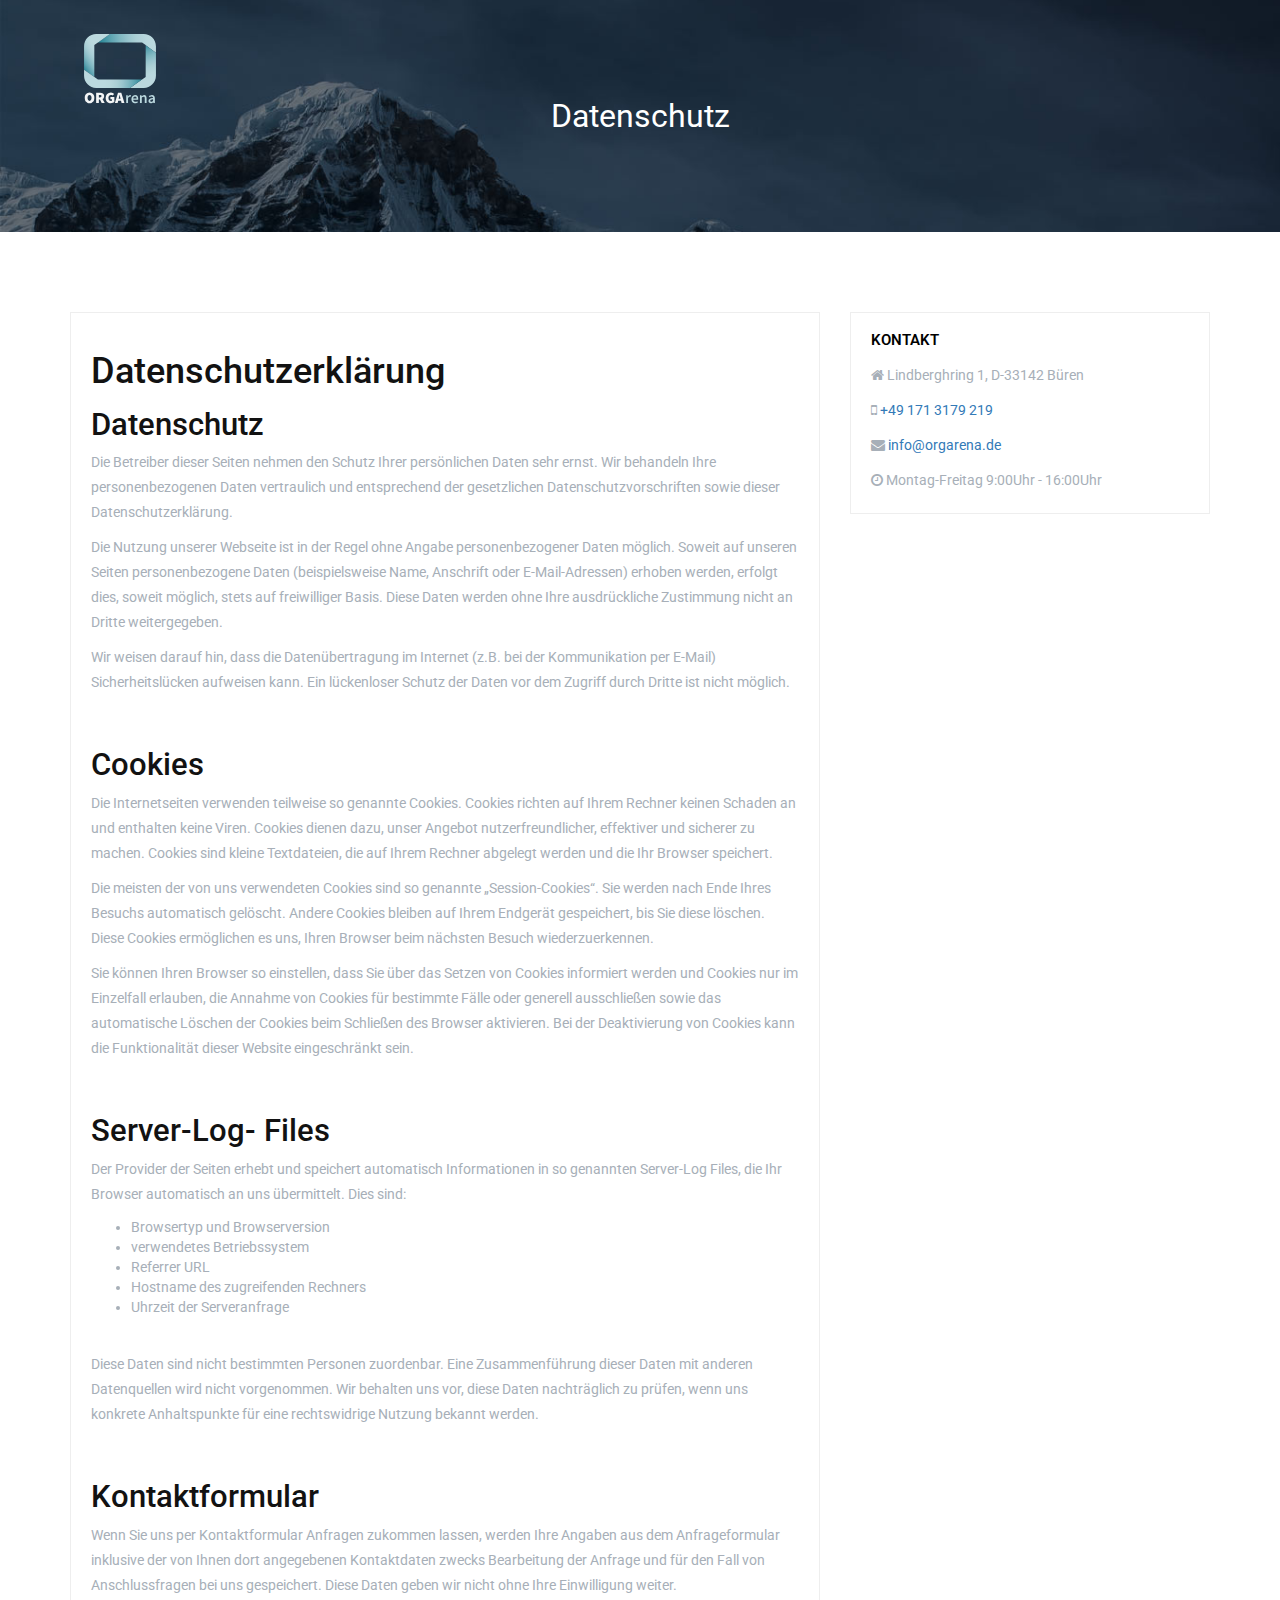
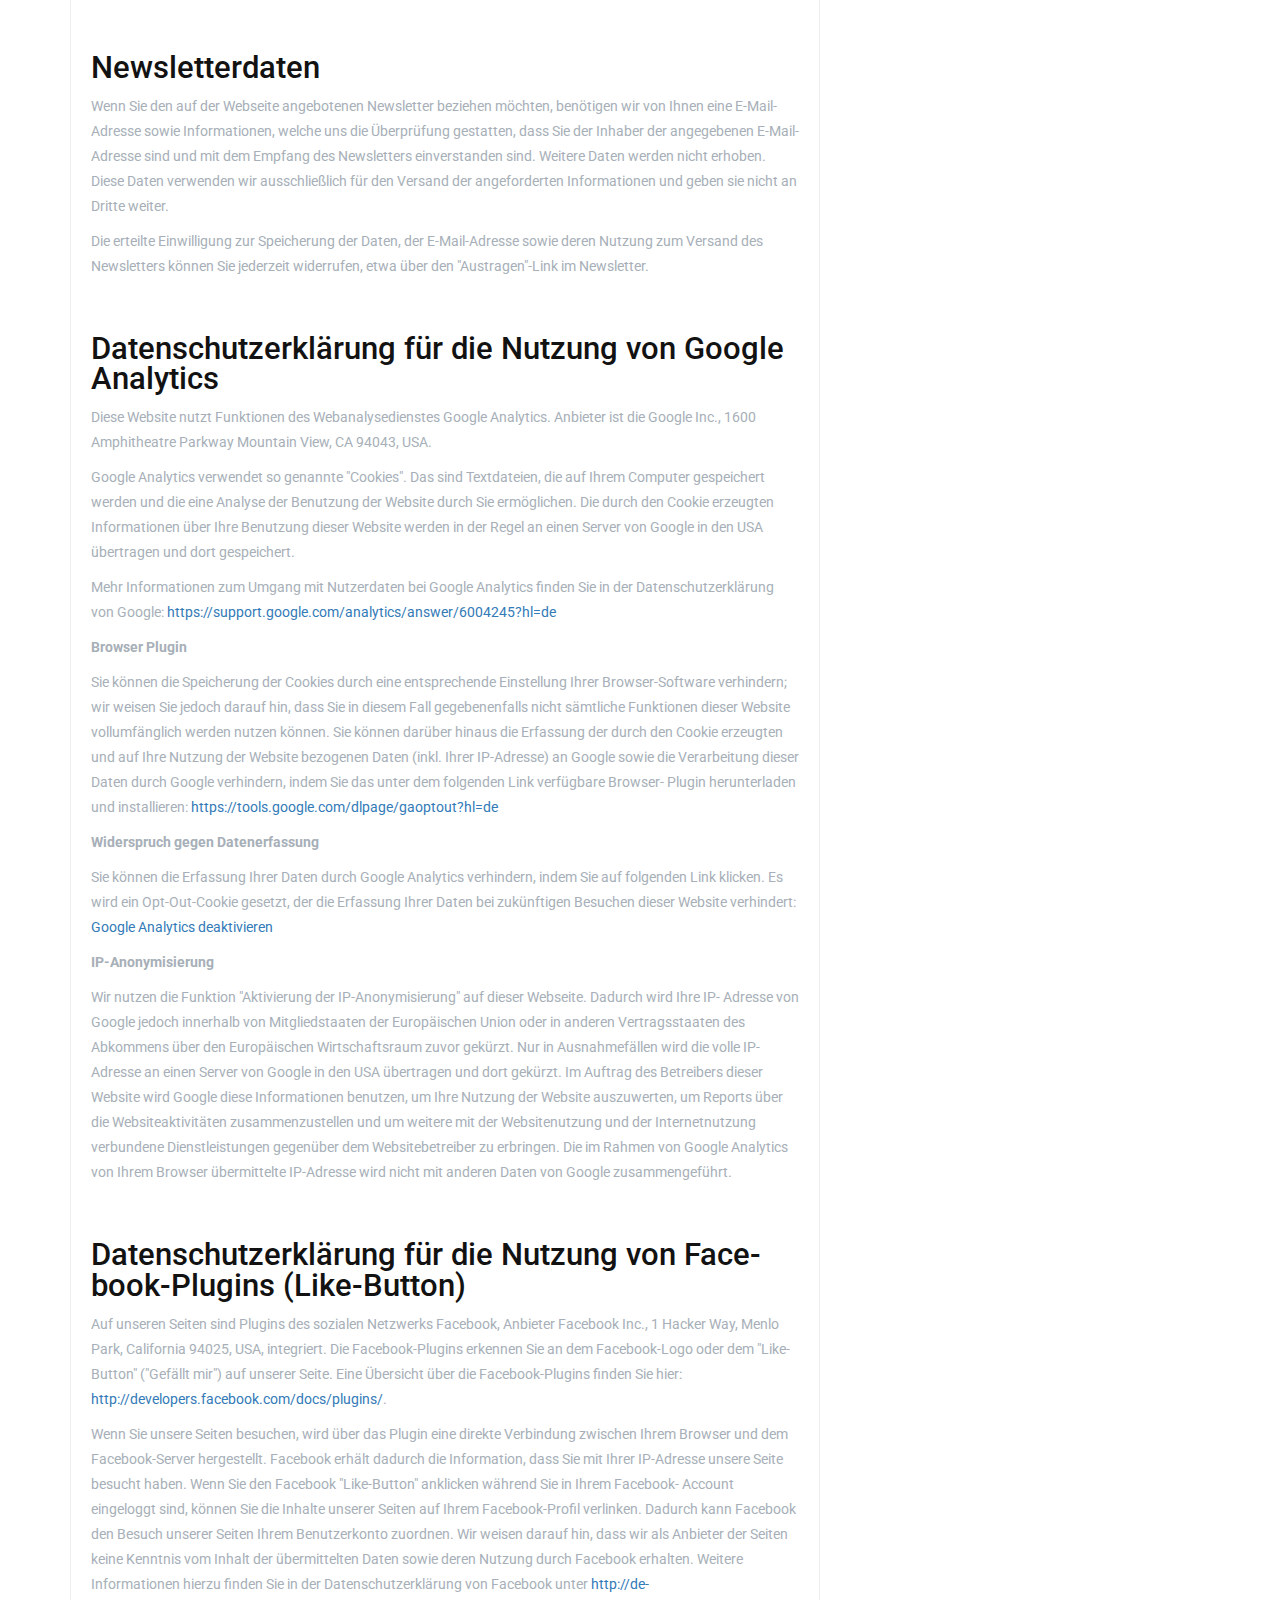
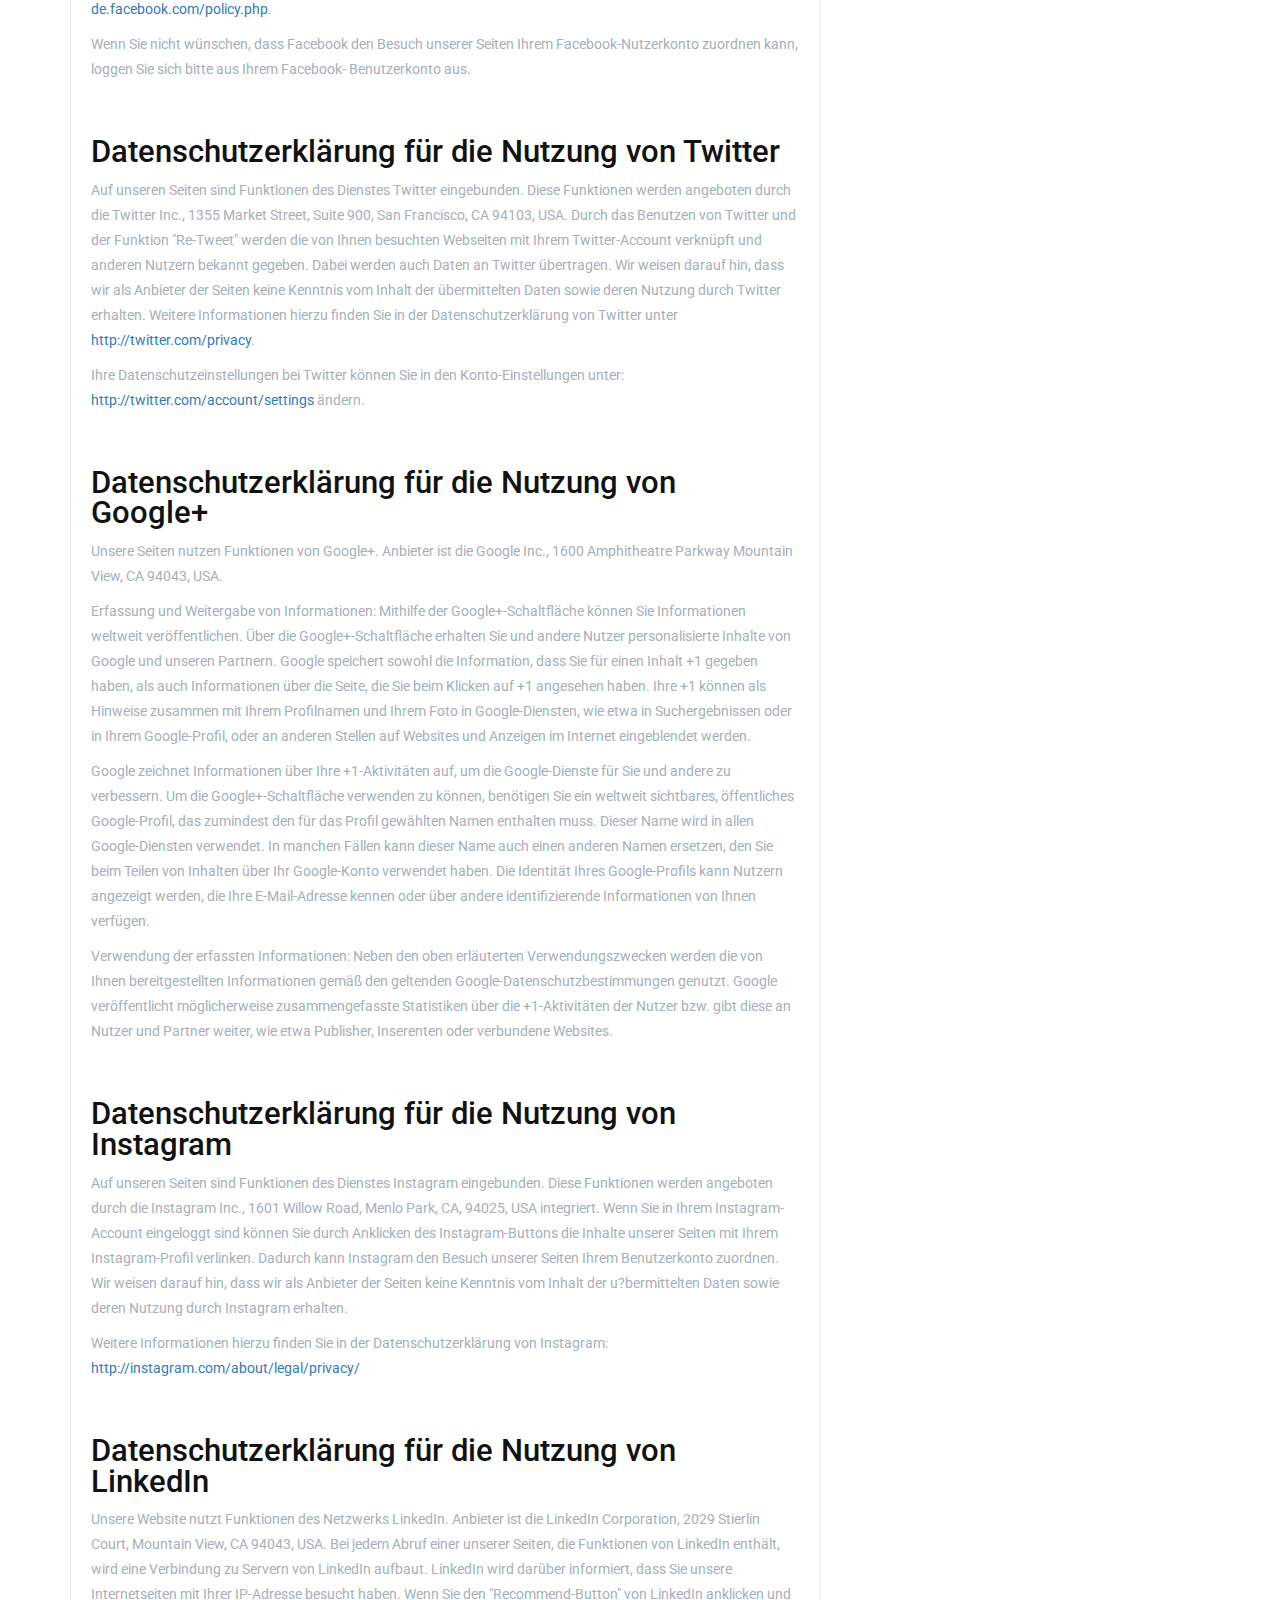
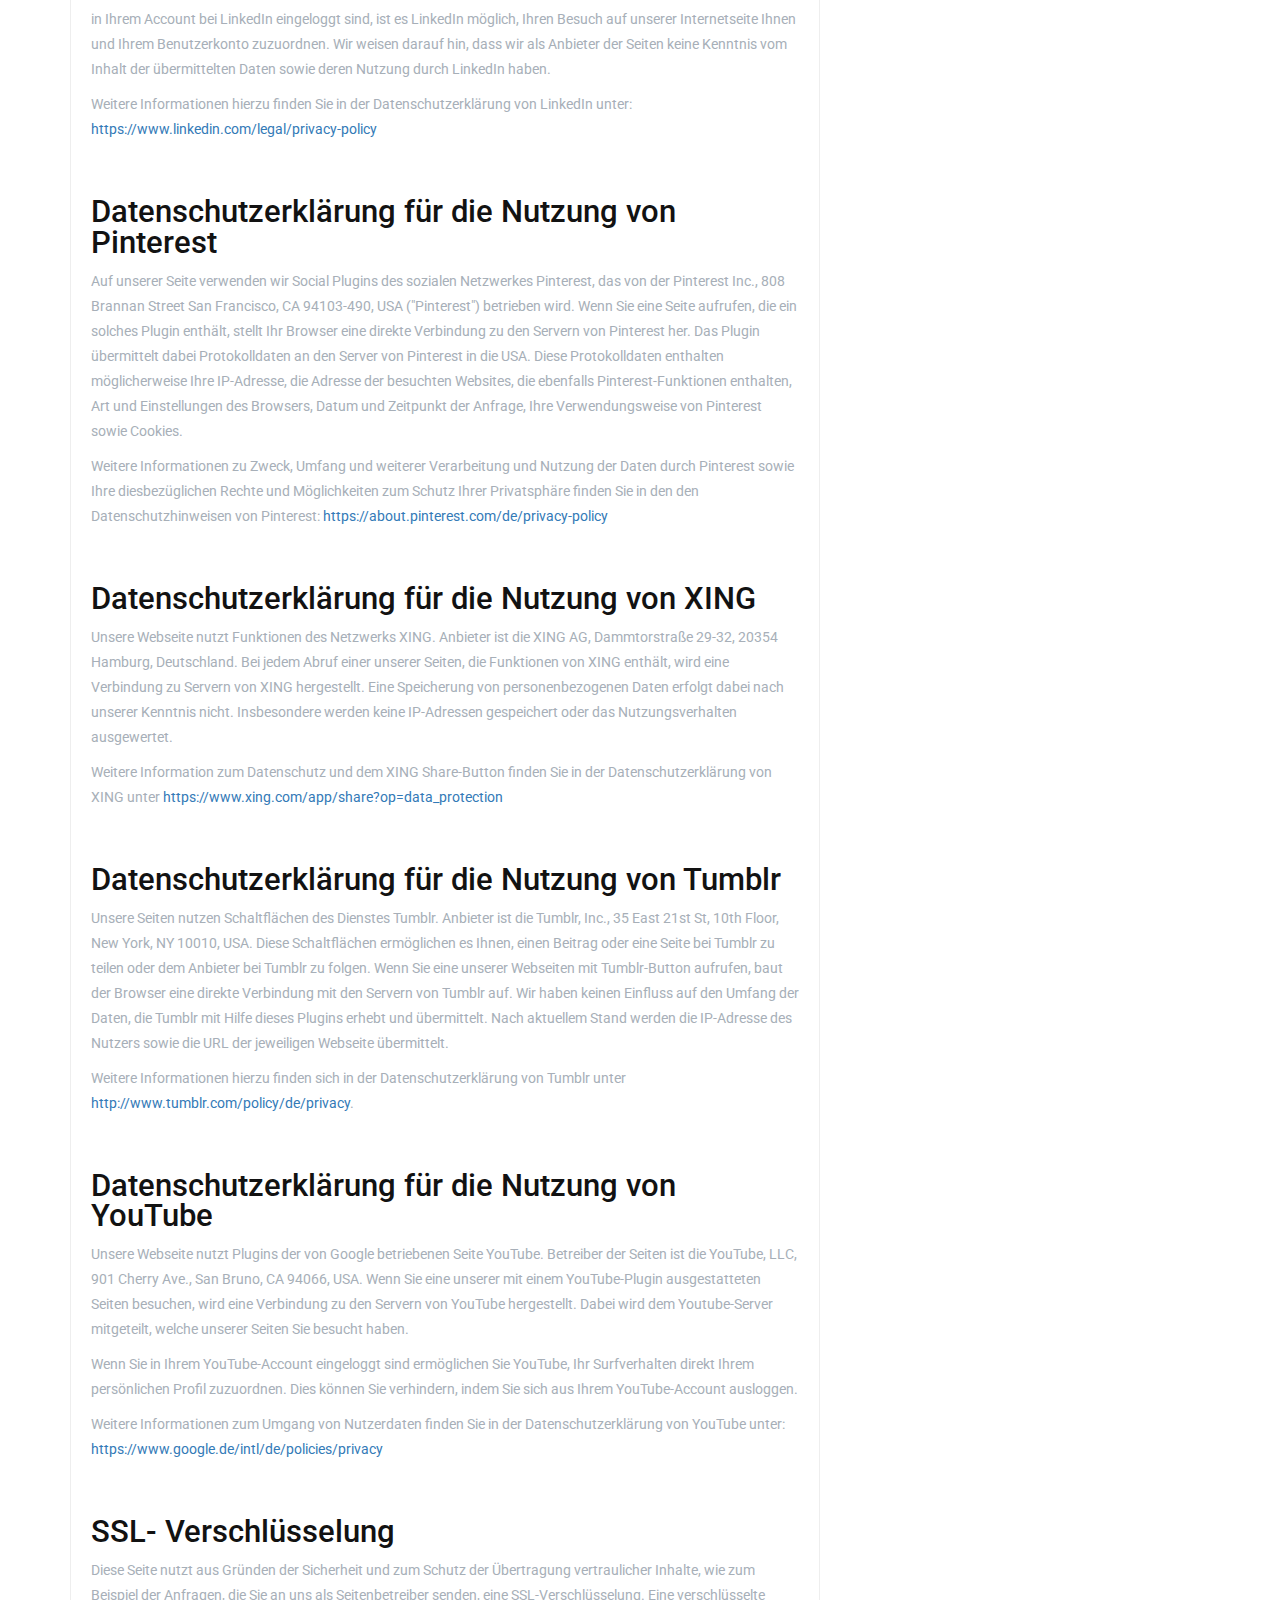
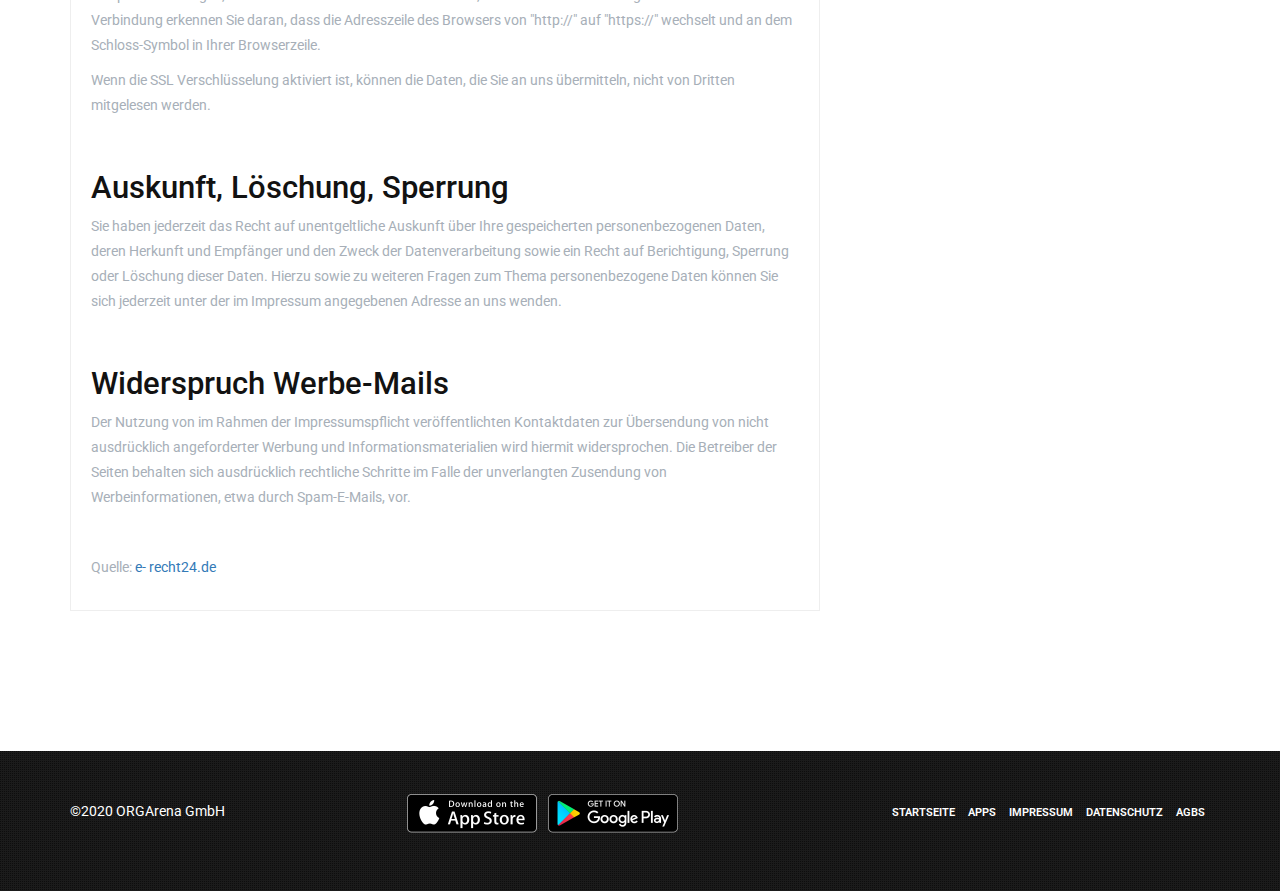
<file: datenschutz.html>
<!DOCTYPE html>
<html lang="de">
<head>
    <title>Datenschutz - ORGArena GmbH</title>

    <meta charset="utf-8">
    <meta http-equiv="X-UA-Compatible" content="IE=edge">
    <meta name="viewport" content="width=device-width, initial-scale=1">

    <meta name="apple-itunes-app" content="app-id=1491304373">

    <meta name="smartbanner:title" content="ORGA App">
    <meta name="smartbanner:author" content="ORGArena GmbH">
    <meta name="smartbanner:price" content="GET IT ON">
    <meta name="smartbanner:price-suffix-google" content=" Google Play">
    <meta name="smartbanner:icon-google" content="img/orga-app/ORGA_App_dunkel.svg">
    <meta name="smartbanner:button" content="ANZEIGEN">
    <meta name="smartbanner:button-url-google" content="market://details?id=com.orgarena.orgaapp.prod">
    <meta name="smartbanner:enabled-platforms" content="android">
    <meta name="smartbanner:close-label" content="Close">
    <meta name="smartbanner:disable-positioning" content="true">

    <meta name="last-modified" content="2019-08-30">
    <meta name="author" content="ORGArena GmbH">
    <meta name="copyright" content="ORGArena GmbH">
    <meta name="contact" content="info@orgarena.de">
    <meta name="description" content="Die Steuerungssoftware für Ihre Eventplanung und Durchführung von Großveranstaltungen">
    <meta name="keywords" content="organisation,organisations app,orga-app,DFL,Bundesliga,b04,bayer leverkusen, unity,unity ag">
    <meta name="revisit-after" content="2 days">
    <meta http-equiv="Last-Modified" content=" Fri, 30 Aug 2019 17:40:00 GMT">
    <meta http-equiv="cache-control" content="maxage=900">

    <link rel="icon" type="image/png" href="favicon-32x32.png" sizes="32x32"/>
    <link rel="icon" type="image/png" href="favicon-16x16.png" sizes="16x16"/>

    <!--bootstrap css-->
    <link href="bootstrap/css/bootstrap.min.css" rel="stylesheet">
    <!--custom css-->
    <link href="css/style.css" rel="stylesheet" type="text/css">
    <!--flex slider css-->
    <link href="css/flexslider.css" rel="stylesheet">
    <!--google web fonts css-->
    <!-- font awesome css-->
    <link href="font-awesome/css/font-awesome.min.css" rel="stylesheet">
    <!--animated css-->
    <link href="css/animate.css" rel="stylesheet">
    <!--owl carousel css-->
    <link href="css/owl.carousel.css" rel="stylesheet" type="text/css" media="screen">
    <link href="css/owl.theme.css" rel="stylesheet" type="text/css" media="screen">
    <!--revolution css-->
    <link href="revolution/css/navigation.css" rel="stylesheet">
    <link href="revolution/css/layers.css" rel="stylesheet">
    <link href="revolution/css/settings.css" rel="stylesheet">

    <!--Smart Banner CSS-->
    <link rel="stylesheet" href="smartbanner.js/dist/smartbanner.min.css">

    <!--Software Pioniere css-->
    <link href="css/software-pioniere.css" rel="stylesheet" type="text/css">

    <!--Smart Banner JS-->
    <script src="smartbanner.js/dist/smartbanner.min.js"></script>

    <!-- The HTML5 shim, for IE6-8 support of HTML5 elements -->
    <!--[if lt IE 9]>
    <script src="//html5shim.googlecode.com/svn/trunk/html5.js"></script>
    <script src="js/respond.min.js"></script>
    <![endif]-->

</head>
<body data-spy="scroll" data-target="#navigation" data-offset="75">


<section id="navigation" class="fixed-navigation">
    <div class="navbar navbar-default navbar-static-top navbar-transparent" role="navigation">
        <div class="container">
            <!--				<div class="navbar-header">-->
            <!--					<button type="button" class="navbar-toggle" data-toggle="collapse" data-target=".navbar-collapse">-->
            <!--					<span class="sr-only">Toggle navigation</span>-->
            <!--					<span class="icon-bar"></span>-->
            <!--					<span class="icon-bar"></span>-->
            <!--					<span class="icon-bar"></span>-->
            <!--				</button>-->
            <a class="" href="index.html">
                <img src="img/orga-app/ORGArena_dunkel.svg" class="logo" />
            </a>
        </div>
        <div class="navbar-collapse collapse">
            <ul class="nav navbar-nav scrollto">
                <!--						<li><a href="index.html#philosophie">Philosophie</a></li>-->
                <!--						<li><a href="index.html#vier-schritte">4 Schritte zum Erfolg</a></li>-->
                <!--						<li><a href="index.html#leistungen">Leistungen</a></li>-->
                <!--						<li><a href="index.html#technologie">Technologien</a></li>-->
                <!--						<li><a href="index.html#referenzen">Referenzen</a></li>-->
                <!--						<li><a href="index.html#unser-team">Team</a></li>-->
                <!--						<li><a href="index.html#kontakt">Kontakt</a></li>-->
                <!--						<li><a href="https://softwarepioniere.wordpress.com/" target="_blank">Blog</a></li>-->
            </ul>

        </div>
        <!--/.nav-collapse -->
    </div>
    <!--/.container -->
    </div>
</section>

<section id="page-head-bg">
    <div class="container">
        <h1>Datenschutz</h1>
    </div>
</section><!--page-head bg end-->
<section id="blog-list" class="padding-80">
    <div class="container">
        <div class="row">
            <div class="col-md-8">
                <div class="blog-item-sec">
                    <h1>Datenschutzerkl&auml;rung</h1>
                    <h2>Datenschutz</h2>
                    <p>Die Betreiber dieser Seiten nehmen den Schutz Ihrer pers&ouml;nlichen Daten sehr ernst. Wir
                        behandeln Ihre personenbezogenen Daten vertraulich und entsprechend der gesetzlichen
                        Datenschutzvorschriften sowie dieser Datenschutzerkl&auml;rung.</p>
                    <p>Die Nutzung unserer Webseite ist in der Regel ohne Angabe personenbezogener Daten m&ouml;glich.
                        Soweit auf unseren Seiten personenbezogene Daten (beispielsweise Name, Anschrift oder
                        E-Mail-Adressen) erhoben werden, erfolgt dies, soweit m&ouml;glich, stets auf freiwilliger
                        Basis. Diese Daten werden ohne Ihre ausdr&uuml;ckliche Zustimmung nicht an Dritte
                        weitergegeben.</p>
                    <p>Wir weisen darauf hin, dass die Daten&uuml;bertragung im Internet (z.B. bei der Kommunikation per
                        E-Mail) Sicherheitsl&uuml;cken aufweisen kann. Ein l&uuml;ckenloser Schutz der Daten vor dem
                        Zugriff durch Dritte ist nicht m&ouml;glich.</p>
                    <p>&nbsp;</p>
                    <h2> Cookies</h2>
                    <p>Die Internetseiten verwenden teilweise so genannte Cookies. Cookies richten auf Ihrem Rechner
                        keinen Schaden an und enthalten keine Viren. Cookies dienen dazu, unser Angebot
                        nutzerfreundlicher, effektiver und sicherer zu machen. Cookies sind kleine Textdateien, die auf
                        Ihrem Rechner abgelegt werden und die Ihr Browser speichert.</p>
                    <p>Die meisten der von uns verwendeten Cookies sind so genannte „Session-Cookies“. Sie werden nach
                        Ende Ihres Besuchs automatisch gel&ouml;scht. Andere Cookies bleiben auf Ihrem Endger&auml;t
                        gespeichert, bis Sie diese l&ouml;schen. Diese Cookies erm&ouml;glichen es uns, Ihren Browser
                        beim n&auml;chsten Besuch wiederzuerkennen.</p>
                    <p>Sie k&ouml;nnen Ihren Browser so einstellen, dass Sie &uuml;ber das Setzen von Cookies informiert
                        werden und Cookies nur im Einzelfall erlauben, die Annahme von Cookies f&uuml;r bestimmte F&auml;lle
                        oder generell ausschlie&szlig;en sowie das automatische L&ouml;schen der Cookies beim Schlie&szlig;en
                        des Browser aktivieren. Bei der Deaktivierung von Cookies kann die Funktionalit&auml;t dieser
                        Website eingeschr&auml;nkt sein.</p>
                    <p>&nbsp;</p>
                    <h2>Server-Log- Files</h2>
                    <p>Der Provider der Seiten erhebt und speichert automatisch Informationen in so genannten Server-Log
                        Files, die Ihr Browser automatisch an uns &uuml;bermittelt. Dies sind:</p>
                    <ul>
                        <li> Browsertyp und Browserversion</li>
                        <li>verwendetes Betriebssystem</li>
                        <li>Referrer URL</li>
                        <li> Hostname des zugreifenden Rechners</li>
                        <li>Uhrzeit der Serveranfrage</li>
                    </ul>
                    <p><br/>Diese Daten sind nicht bestimmten Personen zuordenbar. Eine Zusammenf&uuml;hrung dieser
                        Daten mit anderen Datenquellen wird nicht vorgenommen. Wir behalten uns vor, diese Daten nachtr&auml;glich
                        zu pr&uuml;fen, wenn uns konkrete Anhaltspunkte f&uuml;r eine rechtswidrige Nutzung bekannt
                        werden.</p>
                    <p>&nbsp;</p>
                    <h2>Kontaktformular</h2>
                    <p>Wenn Sie uns per Kontaktformular Anfragen zukommen lassen, werden Ihre Angaben aus dem
                        Anfrageformular inklusive der von Ihnen dort angegebenen Kontaktdaten zwecks Bearbeitung der
                        Anfrage und f&uuml;r den Fall von Anschlussfragen bei uns gespeichert. Diese Daten geben wir
                        nicht ohne Ihre Einwilligung weiter.</p>
                    <p>&nbsp;</p>
                    <h2> Newsletterdaten</h2>
                    <p>Wenn Sie den auf der Webseite angebotenen Newsletter beziehen m&ouml;chten, ben&ouml;tigen wir
                        von Ihnen eine E-Mail-Adresse sowie Informationen, welche uns die &Uuml;berpr&uuml;fung
                        gestatten, dass Sie der Inhaber der angegebenen E-Mail-Adresse sind und mit dem Empfang des
                        Newsletters einverstanden sind. Weitere Daten werden nicht erhoben. Diese Daten verwenden wir
                        ausschlie&szlig;lich f&uuml;r den Versand der angeforderten Informationen und geben sie nicht an
                        Dritte weiter.</p>
                    <p>Die erteilte Einwilligung zur Speicherung der Daten, der E-Mail-Adresse sowie deren Nutzung zum
                        Versand des Newsletters k&ouml;nnen Sie jederzeit widerrufen, etwa &uuml;ber den
                        "Austragen"-Link im Newsletter.</p>
                    <p>&nbsp;</p>
                    <h2>Datenschutzerkl&auml;rung f&uuml;r die Nutzung von Google Analytics</h2>
                    <p>Diese Website nutzt Funktionen des Webanalysedienstes Google Analytics. Anbieter ist die Google
                        Inc., 1600 Amphitheatre Parkway Mountain View, CA 94043, USA.</p>
                    <p>Google Analytics verwendet so genannte "Cookies". Das sind Textdateien,
                        die auf Ihrem Computer gespeichert werden und die eine Analyse der Benutzung der Website durch
                        Sie erm&ouml;glichen. Die durch den Cookie erzeugten Informationen &uuml;ber Ihre Benutzung
                        dieser Website werden in der Regel an einen Server von Google in den USA &uuml;bertragen und
                        dort gespeichert.</p>
                    <p>Mehr Informationen zum Umgang mit Nutzerdaten bei Google Analytics finden Sie in der
                        Datenschutzerkl&auml;rung von Google: <a
                                href="https://support.google.com/analytics/answer/6004245?hl=de">
                            https://support.google.com/analytics/answer/6004245?hl=de</a></p>
                    <p><strong>Browser Plugin</strong></p>
                    <p>Sie k&ouml;nnen die Speicherung der Cookies durch eine entsprechende Einstellung Ihrer
                        Browser-Software verhindern; wir weisen Sie jedoch darauf hin, dass Sie in diesem Fall
                        gegebenenfalls nicht s&auml;mtliche Funktionen dieser Website vollumf&auml;nglich werden nutzen
                        k&ouml;nnen. Sie k&ouml;nnen dar&uuml;ber hinaus die Erfassung der durch den Cookie erzeugten
                        und auf Ihre Nutzung der Website bezogenen Daten (inkl. Ihrer IP-Adresse) an Google sowie die
                        Verarbeitung dieser Daten durch Google verhindern, indem Sie das unter dem folgenden Link verf&uuml;gbare
                        Browser- Plugin herunterladen und installieren: <a
                                href="https://tools.google.com/dlpage/gaoptout?hl=de">
                            https://tools.google.com/dlpage/gaoptout?hl=de</a></p>
                    <p><strong>Widerspruch gegen Datenerfassung</strong></p>
                    <p>Sie k&ouml;nnen die Erfassung Ihrer Daten durch Google Analytics verhindern, indem Sie auf
                        folgenden Link klicken. Es wird ein Opt-Out-Cookie gesetzt, der die Erfassung Ihrer Daten bei
                        zuk&uuml;nftigen Besuchen dieser Website verhindert: <a href="javascript:gaOptout();"> Google
                            Analytics deaktivieren</a></p>
                    <p><strong>IP-Anonymisierung</strong></p>
                    <p>Wir nutzen die Funktion &quot;Aktivierung der IP-Anonymisierung&quot; auf dieser Webseite.
                        Dadurch wird Ihre IP- Adresse von Google jedoch innerhalb von Mitgliedstaaten der Europ&auml;ischen
                        Union oder in anderen Vertragsstaaten des Abkommens &uuml;ber den Europ&auml;ischen
                        Wirtschaftsraum zuvor
                        gek&uuml;rzt. Nur in Ausnahmef&auml;llen wird die volle IP-Adresse an einen Server von Google in
                        den USA &uuml;bertragen und dort gek&uuml;rzt. Im Auftrag des Betreibers dieser Website wird
                        Google diese Informationen benutzen, um Ihre Nutzung der Website auszuwerten, um Reports &uuml;ber
                        die Websiteaktivit&auml;ten zusammenzustellen und um weitere mit der Websitenutzung und der
                        Internetnutzung verbundene Dienstleistungen gegen&uuml;ber dem Websitebetreiber zu erbringen.
                        Die im Rahmen von Google Analytics von Ihrem Browser &uuml;bermittelte IP-Adresse wird nicht mit
                        anderen Daten von Google zusammengef&uuml;hrt.
                    <p>&nbsp;</p>
                    <h2>Datenschutzerkl&auml;rung f&uuml;r die Nutzung von Facebook-Plugins (Like-Button)</h2>
                    <p>Auf unseren Seiten sind Plugins des sozialen Netzwerks Facebook, Anbieter Facebook Inc., 1 Hacker
                        Way, Menlo Park, California 94025, USA, integriert. Die Facebook-Plugins erkennen Sie an dem
                        Facebook-Logo oder dem "Like-Button" ("Gef&auml;llt mir") auf unserer Seite. Eine &Uuml;bersicht
                        &uuml;ber die Facebook-Plugins finden Sie hier: <a
                                href="http://developers.facebook.com/docs/plugins/">
                            http://developers.facebook.com/docs/plugins/</a>.</p>
                    <p>Wenn Sie unsere Seiten besuchen, wird &uuml;ber das Plugin eine direkte Verbindung zwischen Ihrem
                        Browser und dem Facebook-Server hergestellt. Facebook erh&auml;lt dadurch die Information, dass
                        Sie mit Ihrer IP-Adresse unsere Seite besucht haben. Wenn Sie den Facebook "Like-Button"
                        anklicken w&auml;hrend Sie in Ihrem Facebook- Account eingeloggt sind, k&ouml;nnen Sie die
                        Inhalte unserer Seiten auf Ihrem Facebook-Profil verlinken. Dadurch kann Facebook den Besuch
                        unserer Seiten Ihrem Benutzerkonto zuordnen. Wir weisen darauf hin, dass wir als Anbieter der
                        Seiten keine Kenntnis vom Inhalt der &uuml;bermittelten Daten sowie deren Nutzung durch Facebook
                        erhalten. Weitere Informationen hierzu finden Sie in der Datenschutzerkl&auml;rung von Facebook
                        unter <a href="http://de-de.facebook.com/policy.php">http://de- de.facebook.com/policy.php</a>.
                    </p>
                    <p>Wenn Sie nicht w&uuml;nschen, dass Facebook den Besuch unserer Seiten Ihrem Facebook-Nutzerkonto
                        zuordnen kann, loggen Sie sich bitte aus Ihrem Facebook- Benutzerkonto aus.</p>
                    <p>&nbsp;</p>
                    <h2>Datenschutzerkl&auml;rung f&uuml;r die Nutzung von Twitter</h2>
                    <p>Auf unseren Seiten sind Funktionen des Dienstes Twitter eingebunden. Diese Funktionen werden
                        angeboten durch die Twitter Inc., 1355 Market Street, Suite 900, San Francisco, CA 94103, USA.
                        Durch das Benutzen von Twitter und der Funktion "Re-Tweet" werden die von Ihnen besuchten
                        Webseiten mit Ihrem Twitter-Account verkn&uuml;pft und anderen Nutzern bekannt gegeben. Dabei
                        werden auch Daten an Twitter &uuml;bertragen. Wir weisen darauf hin, dass wir als Anbieter der
                        Seiten keine Kenntnis vom Inhalt der &uuml;bermittelten Daten sowie deren Nutzung durch Twitter
                        erhalten. Weitere Informationen hierzu finden Sie in der Datenschutzerkl&auml;rung von Twitter
                        unter <a href="http://twitter.com/privacy">http://twitter.com/privacy</a>.</p>
                    <p>Ihre Datenschutzeinstellungen bei Twitter k&ouml;nnen Sie in den Konto-Einstellungen unter: <a
                            href="http://twitter.com/account/settings"> http://twitter.com/account/settings</a> &auml;ndern.
                    </p>
                    <p>&nbsp;</p>
                    <h2>Datenschutzerkl&auml;rung f&uuml;r die Nutzung von Google+</h2>
                    <p>Unsere Seiten nutzen Funktionen von Google+. Anbieter ist
                        die Google Inc., 1600 Amphitheatre Parkway Mountain View, CA 94043, USA.</p>
                    <p>Erfassung und Weitergabe von Informationen: Mithilfe der Google+-Schaltfl&auml;che k&ouml;nnen
                        Sie Informationen weltweit ver&ouml;ffentlichen. &Uuml;ber die Google+-Schaltfl&auml;che
                        erhalten Sie und andere Nutzer personalisierte Inhalte von Google und unseren Partnern. Google
                        speichert sowohl die Information, dass Sie f&uuml;r einen Inhalt +1 gegeben haben, als auch
                        Informationen &uuml;ber die Seite, die Sie beim Klicken auf +1 angesehen haben. Ihre +1 k&ouml;nnen
                        als Hinweise zusammen mit Ihrem Profilnamen und Ihrem Foto in Google-Diensten, wie etwa in
                        Suchergebnissen oder in Ihrem Google-Profil, oder an anderen Stellen auf Websites und Anzeigen
                        im Internet eingeblendet werden.</p>
                    <p>Google zeichnet Informationen &uuml;ber Ihre +1-Aktivit&auml;ten auf, um die Google-Dienste f&uuml;r
                        Sie und andere zu verbessern. Um die Google+-Schaltfl&auml;che verwenden zu k&ouml;nnen, ben&ouml;tigen
                        Sie ein weltweit sichtbares, &ouml;ffentliches Google-Profil, das zumindest den f&uuml;r das
                        Profil gew&auml;hlten Namen enthalten muss. Dieser Name wird in allen Google-Diensten verwendet.
                        In manchen F&auml;llen kann dieser Name auch einen anderen Namen ersetzen, den Sie beim Teilen
                        von Inhalten &uuml;ber Ihr Google-Konto verwendet haben. Die Identit&auml;t Ihres Google-Profils
                        kann Nutzern angezeigt werden, die Ihre E-Mail-Adresse kennen oder &uuml;ber andere
                        identifizierende Informationen von Ihnen verf&uuml;gen.</p>
                    <p>Verwendung der erfassten Informationen: Neben den oben erl&auml;uterten Verwendungszwecken werden
                        die von Ihnen bereitgestellten Informationen gem&auml;&szlig; den geltenden
                        Google-Datenschutzbestimmungen genutzt. Google ver&ouml;ffentlicht m&ouml;glicherweise
                        zusammengefasste Statistiken &uuml;ber die +1-Aktivit&auml;ten der Nutzer bzw. gibt diese an
                        Nutzer und Partner weiter, wie etwa Publisher, Inserenten oder verbundene Websites.</p>
                    <p>&nbsp;</p>
                    <h2>Datenschutzerkl&auml;rung f&uuml;r die Nutzung von Instagram</h2>
                    <p>Auf unseren Seiten sind Funktionen des Dienstes Instagram eingebunden. Diese Funktionen werden
                        angeboten durch die Instagram Inc., 1601 Willow Road, Menlo Park, CA, 94025, USA integriert.
                        Wenn Sie in Ihrem Instagram-Account eingeloggt sind k&ouml;nnen Sie durch Anklicken des
                        Instagram-Buttons die Inhalte unserer Seiten mit Ihrem Instagram-Profil verlinken. Dadurch kann
                        Instagram den Besuch unserer Seiten Ihrem Benutzerkonto zuordnen. Wir weisen darauf hin, dass
                        wir als Anbieter der Seiten keine Kenntnis vom Inhalt der u?bermittelten Daten sowie deren
                        Nutzung durch Instagram erhalten.</p>
                    <p> Weitere Informationen hierzu finden Sie in der Datenschutzerkl&auml;rung von Instagram: <a
                            href="http://instagram.com/about/legal/privacy/">http://instagram.com/about/legal/privacy/</a>
                    </p>
                    <p> &nbsp;</p>
                    <h2>Datenschutzerkl&auml;rung f&uuml;r die Nutzung von LinkedIn</h2>
                    <p>Unsere Website nutzt Funktionen des Netzwerks LinkedIn. Anbieter ist die LinkedIn Corporation,
                        2029 Stierlin Court, Mountain View, CA 94043, USA. Bei jedem Abruf einer unserer Seiten, die
                        Funktionen von LinkedIn enth&auml;lt, wird eine Verbindung zu Servern von LinkedIn aufbaut.
                        LinkedIn wird dar&uuml;ber informiert, dass Sie unsere Internetseiten mit Ihrer IP-Adresse
                        besucht haben. Wenn Sie den "Recommend-Button" von LinkedIn anklicken und in Ihrem Account bei
                        LinkedIn eingeloggt sind, ist es LinkedIn m&ouml;glich, Ihren Besuch auf unserer Internetseite
                        Ihnen und Ihrem Benutzerkonto zuzuordnen. Wir weisen darauf hin, dass wir als Anbieter der
                        Seiten keine Kenntnis vom Inhalt der &uuml;bermittelten Daten sowie deren Nutzung durch LinkedIn
                        haben.</p>
                    <p>Weitere Informationen hierzu finden Sie in der Datenschutzerkl&auml;rung von LinkedIn unter: <a
                            href="https://www.linkedin.com/legal/privacy-policy">https://www.linkedin.com/legal/privacy-policy</a>
                    </p>
                    <p>&nbsp;</p>
                    <h2>Datenschutzerkl&auml;rung f&uuml;r die Nutzung von Pinterest</h2>
                    <p>Auf unserer Seite verwenden wir Social Plugins des sozialen Netzwerkes Pinterest, das von der
                        Pinterest Inc., 808 Brannan Street San Francisco, CA 94103-490, USA ("Pinterest") betrieben
                        wird. Wenn Sie eine Seite aufrufen, die ein solches Plugin enth&auml;lt, stellt Ihr Browser eine
                        direkte Verbindung zu den Servern von Pinterest her. Das Plugin &uuml;bermittelt dabei
                        Protokolldaten an den Server von Pinterest in die USA. Diese Protokolldaten enthalten m&ouml;glicherweise
                        Ihre IP-Adresse, die Adresse der besuchten Websites, die ebenfalls Pinterest-Funktionen
                        enthalten, Art und Einstellungen des Browsers, Datum und Zeitpunkt der Anfrage, Ihre
                        Verwendungsweise von Pinterest sowie Cookies.</p>
                    <p>Weitere Informationen zu Zweck, Umfang und weiterer Verarbeitung und Nutzung der Daten durch
                        Pinterest sowie Ihre diesbez&uuml;glichen Rechte und M&ouml;glichkeiten zum Schutz Ihrer
                        Privatsph&auml;re finden Sie in den den Datenschutzhinweisen von Pinterest: <a
                                href="https://about.pinterest.com/de/privacy-policy">
                            https://about.pinterest.com/de/privacy-policy</a></p>
                    <p>&nbsp;</p>
                    <h2>Datenschutzerkl&auml;rung f&uuml;r die Nutzung von XING</h2>
                    <p>Unsere Webseite nutzt Funktionen des Netzwerks XING. Anbieter ist die XING AG, Dammtorstra&szlig;e
                        29-32, 20354 Hamburg, Deutschland. Bei jedem Abruf einer unserer Seiten, die Funktionen von XING
                        enth&auml;lt, wird eine Verbindung zu Servern von XING hergestellt. Eine Speicherung von
                        personenbezogenen Daten erfolgt dabei nach unserer Kenntnis nicht. Insbesondere werden keine
                        IP-Adressen gespeichert oder das Nutzungsverhalten ausgewertet.</p>
                    <p>
                        Weitere Information zum Datenschutz und dem XING Share-Button finden Sie in der Datenschutzerkl&auml;rung
                        von XING unter <a href="https://www.xing.com/app/share?op=data_protection">
                        https://www.xing.com/app/share?op=data_protection</a></p>
                    <p>&nbsp;</p>
                    <h2> Datenschutzerkl&auml;rung f&uuml;r die Nutzung von Tumblr</h2>
                    <p>Unsere Seiten nutzen Schaltfl&auml;chen des Dienstes Tumblr. Anbieter ist die Tumblr, Inc., 35
                        East 21st St, 10th Floor, New York, NY 10010, USA. Diese Schaltfl&auml;chen erm&ouml;glichen es
                        Ihnen, einen Beitrag oder eine Seite bei Tumblr zu teilen oder dem Anbieter bei Tumblr zu
                        folgen. Wenn Sie eine unserer Webseiten mit Tumblr-Button aufrufen, baut der Browser eine
                        direkte Verbindung mit den Servern von Tumblr auf. Wir haben keinen Einfluss auf den Umfang der
                        Daten, die Tumblr mit Hilfe dieses Plugins erhebt und &uuml;bermittelt. Nach aktuellem Stand
                        werden die IP-Adresse des Nutzers sowie die URL der jeweiligen Webseite &uuml;bermittelt.</p>
                    <p>Weitere Informationen hierzu finden sich in der Datenschutzerkl&auml;rung von Tumblr unter <a
                            href="http://www.tumblr.com/policy/de/privacy"> http://www.tumblr.com/policy/de/privacy</a>.
                    </p>
                    <p>&nbsp;</p>
                    <h2>Datenschutzerkl&auml;rung f&uuml;r die Nutzung von YouTube</h2>
                    <p>Unsere Webseite nutzt Plugins der von Google betriebenen Seite YouTube. Betreiber der Seiten ist
                        die YouTube, LLC, 901 Cherry Ave., San Bruno, CA 94066, USA. Wenn Sie eine unserer mit einem
                        YouTube-Plugin ausgestatteten Seiten besuchen, wird eine Verbindung zu den Servern von YouTube
                        hergestellt. Dabei wird dem Youtube-Server mitgeteilt, welche unserer Seiten Sie besucht
                        haben.</p>
                    <p>Wenn Sie in Ihrem YouTube-Account eingeloggt sind erm&ouml;glichen Sie YouTube, Ihr Surfverhalten
                        direkt Ihrem pers&ouml;nlichen Profil zuzuordnen. Dies k&ouml;nnen Sie verhindern, indem Sie
                        sich aus Ihrem YouTube-Account ausloggen.</p>
                    <p>Weitere Informationen zum Umgang von Nutzerdaten finden Sie in der Datenschutzerkl&auml;rung von
                        YouTube unter: <a href="https://www.google.de/intl/de/policies/privacy">
                            https://www.google.de/intl/de/policies/privacy</a></p>
                    <p>&nbsp;</p>
                    <h2>SSL- Verschl&uuml;sselung</h2>
                    <p>Diese Seite nutzt aus Gr&uuml;nden der Sicherheit und zum Schutz der &Uuml;bertragung
                        vertraulicher Inhalte, wie zum Beispiel der Anfragen, die Sie an uns als Seitenbetreiber senden,
                        eine SSL-Verschl&uuml;sselung. Eine verschl&uuml;sselte Verbindung erkennen Sie daran, dass die
                        Adresszeile des Browsers von &quot;http://&quot; auf &quot;https://&quot; wechselt und an dem
                        Schloss-Symbol in Ihrer Browserzeile.</p>
                    <p>Wenn die SSL Verschl&uuml;sselung aktiviert ist, k&ouml;nnen die Daten, die Sie an uns &uuml;bermitteln,
                        nicht von Dritten mitgelesen werden.</p>
                    <p> &nbsp;</p>
                    <h2>Auskunft, L&ouml;schung, Sperrung</h2>
                    <p>Sie haben jederzeit das Recht auf unentgeltliche Auskunft &uuml;ber Ihre gespeicherten
                        personenbezogenen Daten, deren Herkunft und Empf&auml;nger und den Zweck der Datenverarbeitung
                        sowie ein Recht auf Berichtigung, Sperrung oder L&ouml;schung dieser Daten. Hierzu sowie zu
                        weiteren Fragen zum Thema personenbezogene Daten k&ouml;nnen Sie sich jederzeit unter der im
                        Impressum angegebenen Adresse an uns wenden.</p>
                    <p> &nbsp;</p>
                    <h2>Widerspruch Werbe-Mails</h2>
                    <p>Der Nutzung von im Rahmen der Impressumspflicht ver&ouml;ffentlichten Kontaktdaten zur &Uuml;bersendung
                        von nicht ausdr&uuml;cklich angeforderter Werbung und Informationsmaterialien wird hiermit
                        widersprochen. Die Betreiber der Seiten behalten sich ausdr&uuml;cklich rechtliche Schritte im
                        Falle der unverlangten Zusendung von Werbeinformationen, etwa durch Spam-E-Mails, vor.</p>
                    <p>&nbsp;</p>
                    <p>Quelle: <a href="https://www.e-recht24.de">e- recht24.de</a></p>
                </div>  <!--blog-item section end-->
            </div><!--blog left content end-->


            <!--sideabr-->
            <div class="col-md-4">
                <div class="sidebar-box">
                    <h4>Kontakt</h4>
                    <div class="contact-info wow animated fadeInRight" data-wow-delay=".6s">
                        <p><i class="fa fa-home"></i> Lindberghring 1, D-33142 Büren</p>
                        <!--                        <p><i class="fa fa-home"></i><a href="tel:004956457884825"> +49 5645 788 48 25</a></p>-->
                        <p><i class="fa fa-mobile"></i> <a href="tel:00491713179219"> +49 171 3179 219</a></p>
                        <p><i class="fa fa-envelope"></i> <a href="mailto:info@orgarena.de">info@orgarena.de</a>
                        </p>
                        <p><i class="fa fa-clock-o"></i> Montag-Freitag 9:00Uhr - 16:00Uhr</p>
                        <!--                        <hr>-->
                        <!--                        <ul class="list-inline social-colored">-->
                        <!--                            <li><a href="https://www.facebook.com/softwarepioniere/"><i class="fa fa-facebook icon-fb"-->
                        <!--                                                                                        data-toggle="tooltip" title=""-->
                        <!--                                                                                        data-original-title="Facebook"-->
                        <!--                                                                                        data-placement="top"></i></a>-->
                        <!--                            </li>-->
                        <!--                            <li><a href="https://twitter.com/SoftwarePionier"><i class="fa fa-twitter icon-twit"-->
                        <!--                                                                                 data-toggle="tooltip" title=""-->
                        <!--                                                                                 data-original-title="Twitter"-->
                        <!--                                                                                 data-placement="top"></i></a></li>-->
                        </ul> <!--colored social-->
                    </div>
                </div><!--sidebar-box-->
            </div>


            <!--sidebar end-->

        </div>
    </div>

</section><!--blog list page end-->
<section id="footer" class="padding-80">
    <div class="container">
        <div class="row">
            <div class="col-md-3 col-sm-3 copyright">
                <span>&copy;2020 ORGArena GmbH</span>
            </div>
            <div class="col-md-4 col-sm-3 copyright footer-app-imgs">
                <a href="https://apps.apple.com/de/app/orga-app/id1491304373" target="_blank">
                    <img src="/img/apps/apple-store-badge@2x.png" class="app-img-small app-img-footer-left" alt="Apple App Store">
                </a>
                <a href="https://play.google.com/store/apps/details?id=com.orgarena.orgaapp.prod" target="_blank">
                    <img src="/img/apps/google-play-badge@2x.png" class="app-img-small app-img-footer-right" alt="Google Play">
                </a>
            </div>
            <div class="col-md-5 col-sm-6 footer-nav">
                <ul class="list-inline">
                    <li><a href="/">Startseite</a></li>
                    <li><a href="apps.html">Apps</a></li>
                    <li><a href="impressum.html">Impressum</a></li>
                    <li><a href="datenschutz.html">Datenschutz</a></li>
                    <li><a href="agbs.html">AGBs</a></li>
                </ul>
            </div>
        </div>
    </div>
</section><!--footer end-->
<!--back to top-->
<a href="#" class="scrollToTop"><i class="fa fa-angle-up"></i></a>
<!--back to top end-->

<!--script files-->
<script src="js/jquery.min.js" type="text/javascript"></script>
<!--<script src="js/moderniz.min.js" type="text/javascript"></script>-->
<script src="js/jquery-migrate.min.js" type="text/javascript"></script>
<script src="js/jquery.easing.1.3.min.js" type="text/javascript"></script>
<script src="bootstrap/js/bootstrap.min.js" type="text/javascript"></script>

<script src="js/jquery.flexslider-min.js" type="text/javascript"></script>
<script src="js/wow.min.js" type="text/javascript"></script>
<script src="js/jquery.sticky.js" type="text/javascript"></script>
<script src="js/bootstrap-hover-dropdown.min.js" type="text/javascript"></script>
<script src="js/jquery.stellar.min.js" type="text/javascript"></script>
<script src="js/owl.carousel.min.js" type="text/javascript"></script>
<script src="js/jquery.mb.YTPlayer.min.js" type="text/javascript"></script>
<script src="js/waypoints.min.js"></script>
<script src="js/easypiechart.js"></script>
<script src="js/jquery.isotope.min.js" type="text/javascript"></script>
<!--image loads plugin -->
<script src="js/jquery.imagesloaded.min.js" type="text/javascript"></script>
<script src="js/jquery.counterup.min.js" type="text/javascript"></script>
<script src="js/jquery.countdown.js" type="text/javascript"></script>
<script src="js/contact_me.js" type="text/javascript"></script>
<script src="js/jqBootstrapValidation.js" type="text/javascript"></script>
<script src="js/custom.js" type="text/javascript"></script>
<script src="js/pace.min.js" type="text/javascript"></script>
<script src="js/isotope-custom.js" type="text/javascript"></script>


<!--<script>-->
<!--    (function (i, s, o, g, r, a, m) {-->
<!--        i['GoogleAnalyticsObject'] = r;-->
<!--        i[r] = i[r] || function () {-->
<!--                (i[r].q = i[r].q || []).push(arguments)-->
<!--            }, i[r].l = 1 * new Date();-->
<!--        a = s.createElement(o),-->
<!--            m = s.getElementsByTagName(o)[0];-->
<!--        a.async = 1;-->
<!--        a.src = g;-->
<!--        m.parentNode.insertBefore(a, m)-->
<!--    })(window, document, 'script', 'https://www.google-analytics.com/analytics.js', 'ga');-->

<!--    ga('create', 'UA-101871171-1', 'auto');-->
<!--    ga('set', 'anonymizeIp', true);-->
<!--    ga('send', 'pageview');-->

<!--</script>-->

<!--<script>-->

<!--    var gaProperty = 'UA-101871171-1';-->
<!--    var disableStr = 'ga-disable-' + gaProperty;-->
<!--    if (document.cookie.indexOf(disableStr + '=true') > -1) {-->
<!--        window[disableStr] = true;-->
<!--    }-->
<!--    function gaOptout() {-->
<!--        document.cookie = disableStr + '=true; expires=Thu, 31 Dec 2099 23:59:59 UTC; path=/';-->
<!--        window[disableStr] = true;-->
<!--    }-->

<!--</script>-->
</body>
</html>
</file>
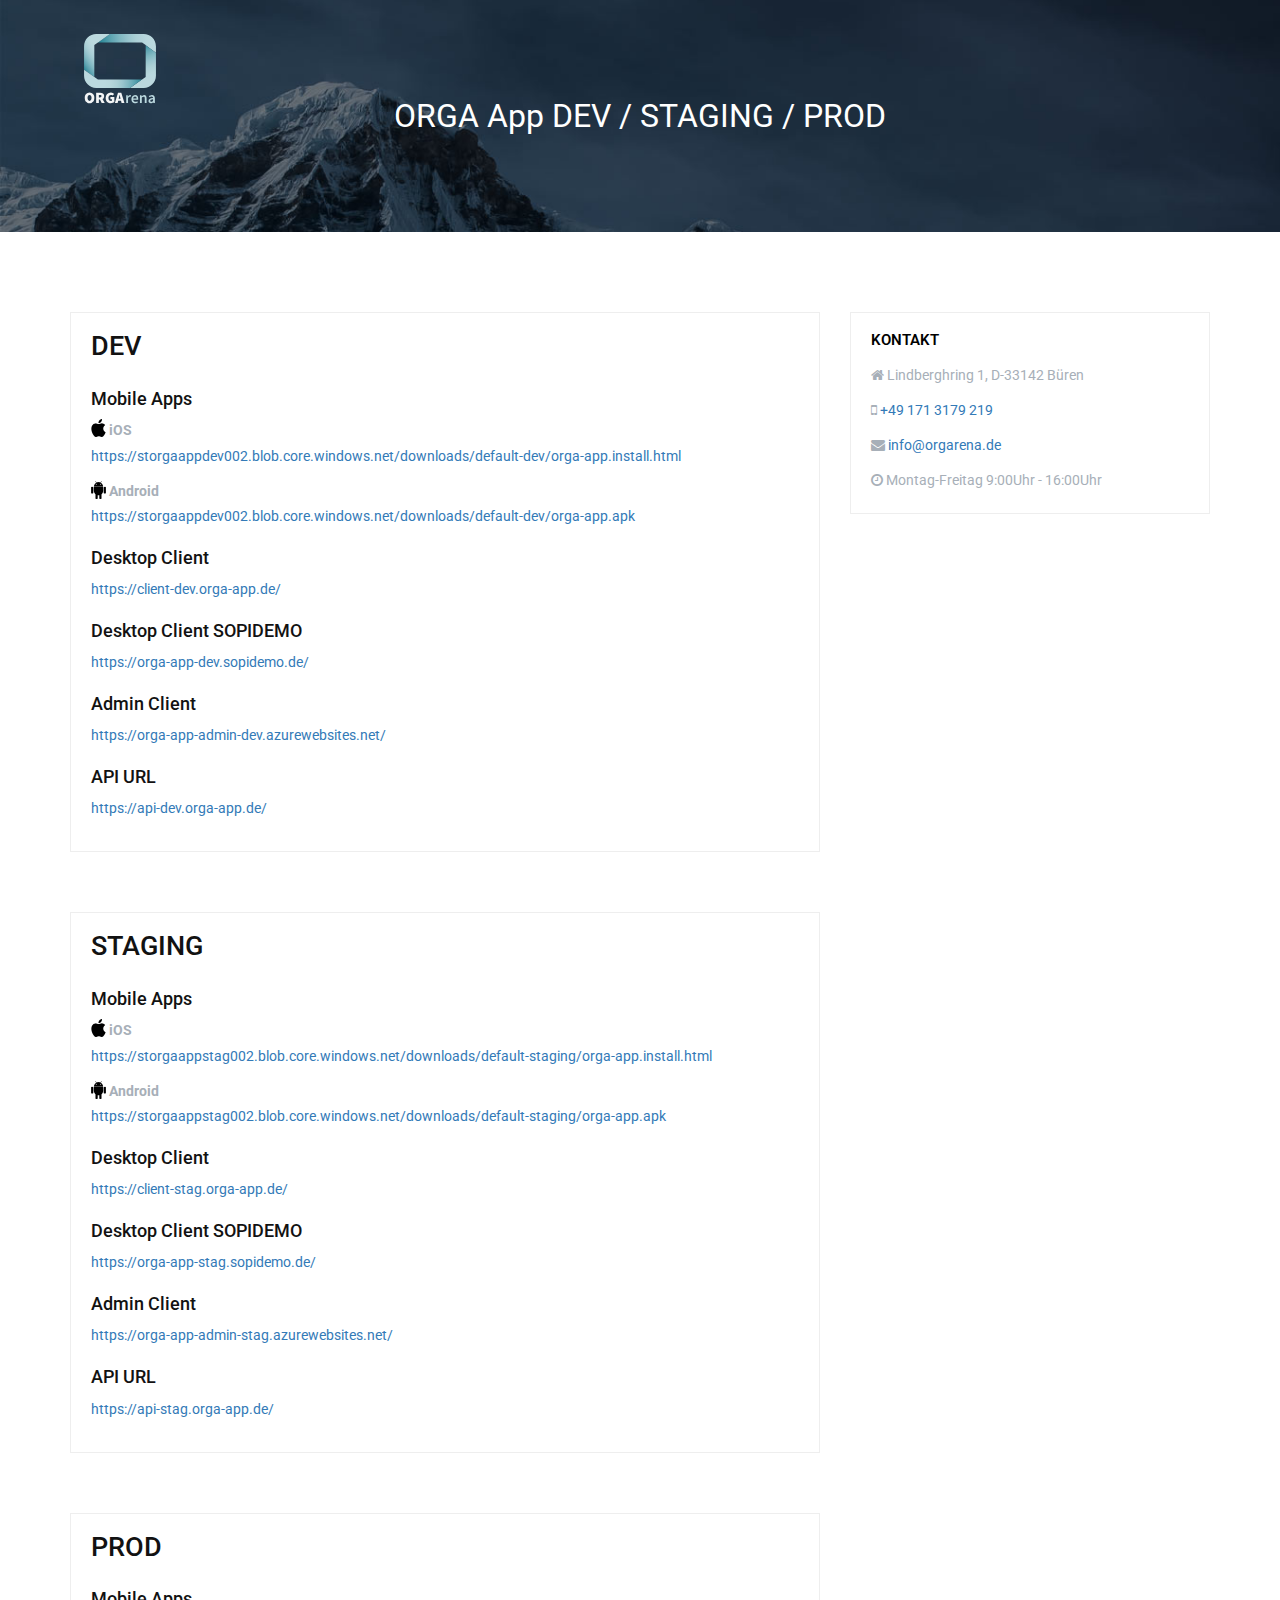
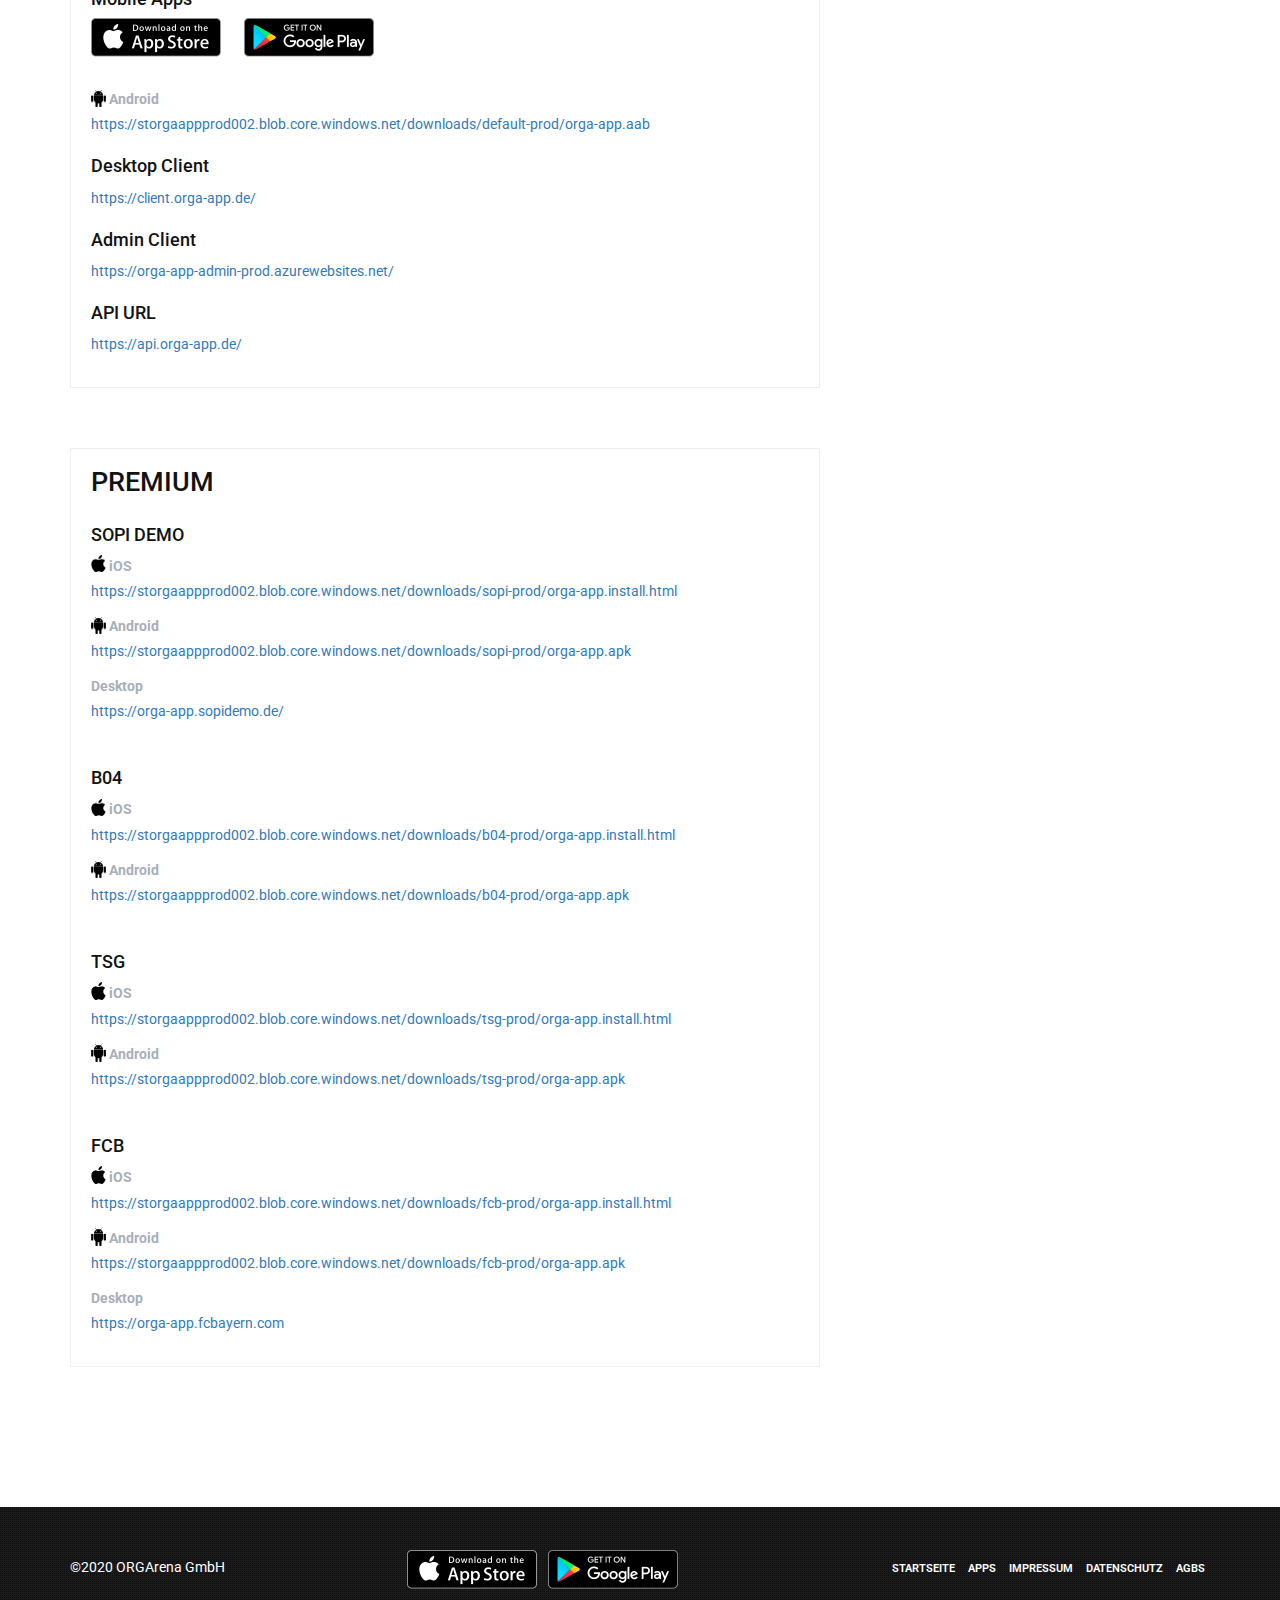
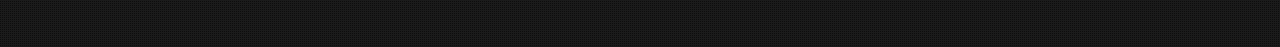
<file: dev.html>
<!DOCTYPE html>
<html lang="de">

<head>
  <title>Dev - ORGArena GmbH</title>

  <meta charset="utf-8">
  <meta http-equiv="X-UA-Compatible" content="IE=edge">
  <meta name="viewport" content="width=device-width, initial-scale=1">

  <meta name="apple-itunes-app" content="app-id=1491304373">

  <meta name="smartbanner:title" content="ORGA App">
  <meta name="smartbanner:author" content="ORGArena GmbH">
  <meta name="smartbanner:price" content="GET IT ON">
  <meta name="smartbanner:price-suffix-google" content=" Google Play">
  <meta name="smartbanner:icon-google" content="img/orga-app/ORGA_App_dunkel.svg">
  <meta name="smartbanner:button" content="ANZEIGEN">
  <meta name="smartbanner:button-url-google" content="market://details?id=com.orgarena.orgaapp.prod">
  <meta name="smartbanner:enabled-platforms" content="android">
  <meta name="smartbanner:close-label" content="Close">
  <meta name="smartbanner:disable-positioning" content="true">

  <meta name="last-modified" content="2019-08-30">
  <meta name="author" content="ORGArena GmbH">
  <meta name="copyright" content="ORGArena GmbH">
  <meta name="contact" content="info@orgarena.de">
  <meta name="description"
    content="Die Steuerungssoftware für Ihre Eventplanung und Durchführung von Großveranstaltungen">
  <meta name="keywords"
    content="organisation,organisations app,orga-app,DFL,Bundesliga,b04,bayer leverkusen, unity,unity ag">
  <meta name="revisit-after" content="2 days">
  <meta http-equiv="Last-Modified" content=" Fri, 30 Aug 2019 17:40:00 GMT">
  <meta http-equiv="cache-control" content="maxage=900">

  <link rel="icon" type="image/png" href="favicon-32x32.png" sizes="32x32" />
  <link rel="icon" type="image/png" href="favicon-16x16.png" sizes="16x16" />

  <!--bootstrap css-->
  <link href="bootstrap/css/bootstrap.min.css" rel="stylesheet">
  <!--custom css-->
  <link href="css/style.css" rel="stylesheet" type="text/css">
  <!--flex slider css-->
  <link href="css/flexslider.css" rel="stylesheet">
  <!--google web fonts css-->
  <!-- font awesome css-->
  <link href="font-awesome/css/font-awesome.min.css" rel="stylesheet">
  <!--animated css-->
  <link href="css/animate.css" rel="stylesheet">
  <!--owl carousel css-->
  <link href="css/owl.carousel.css" rel="stylesheet" type="text/css" media="screen">
  <link href="css/owl.theme.css" rel="stylesheet" type="text/css" media="screen">
  <!--revolution css-->
  <link href="revolution/css/navigation.css" rel="stylesheet">
  <link href="revolution/css/layers.css" rel="stylesheet">
  <link href="revolution/css/settings.css" rel="stylesheet">

  <!--Smart Banner CSS-->
  <link rel="stylesheet" href="smartbanner.js/dist/smartbanner.min.css">

  <!--Software Pioniere css-->
  <link href="css/software-pioniere.css" rel="stylesheet" type="text/css">

  <!--Smart Banner JS-->
  <script src="smartbanner.js/dist/smartbanner.min.js"></script>

  <!-- The HTML5 shim, for IE6-8 support of HTML5 elements -->
  <!--[if lt IE 9]>
    <script src="//html5shim.googlecode.com/svn/trunk/html5.js"></script>
    <script src="js/respond.min.js"></script>
    <![endif]-->

  <!-- Start Cookie Plugin -->
  <script type="text/javascript">
    window.cookieconsent_options = {
      message: 'Diese Website nutzt Cookies, um bestmögliche Funktionalität bieten zu können.',
      dismiss: 'Ok, verstanden',
      learnMore: 'Mehr Infos',
      link: 'http://softwarepioniere.de/datenschutz.html',
      theme: 'dark-bottom'
    };
  </script>
  <script type="text/javascript" src="//s3.amazonaws.com/valao-cloud/cookie-hinweis/script.js"></script>
  <!-- Ende Cookie Plugin -->
</head>

<body data-spy="scroll" data-target="#navigation" data-offset="75">


  <section id="navigation" class="fixed-navigation">
    <div class="navbar navbar-default navbar-static-top navbar-transparent" role="navigation">
      <div class="container">
        <a class="" href="index.html">
          <img src="img/orga-app/ORGArena_dunkel.svg" class="logo" />
        </a>
      </div>
      <div class="navbar-collapse collapse">
        <ul class="nav navbar-nav scrollto"></ul>

      </div>
      <!--/.nav-collapse -->
    </div>
    <!--/.container -->
    </div>
  </section>

  <section id="page-head-bg">
    <div class="container">
      <h1>ORGA App DEV / STAGING / PROD</h1>
    </div>
  </section>
  <!--page-head bg end-->
  <section id="blog-list" class="padding-80">
    <div class="container">
      <div class="row">
        <div class="col-md-8">
          <div class="blog-item-sec">

            <h3 style="margin: 0 0 30px 0;">DEV</h3>

            <h5>Mobile Apps</h5>
            <p>
              <img src="img/apps/icon-apple.png" style=" width: 15px; margin-bottom: 7px;" alt="iOS App">
              <strong>iOS</strong><br>
              <a href="https://storgaappdev002.blob.core.windows.net/downloads/default-dev/orga-app.install.html"
                target="_blank">
                https://storgaappdev002.blob.core.windows.net/downloads/default-dev/orga-app.install.html
              </a>
            </p>

            <p>
              <img src="img/apps/icon-android.png" style=" width: 15px; margin-bottom: 4px;" alt="Android App">
              <strong>Android</strong><br>
              <a href="https://storgaappdev002.blob.core.windows.net/downloads/default-dev/orga-app.apk"
                target="_blank">
                https://storgaappdev002.blob.core.windows.net/downloads/default-dev/orga-app.apk
              </a>
            </p>

            <h5 style="margin-top: 20px;">Desktop Client</h5>
            <p>
              <a href="https://client-dev.orga-app.de/" target="_blank">
                https://client-dev.orga-app.de/
              </a>
            </p>

            <h5 style="margin-top: 20px;">Desktop Client SOPIDEMO</h5>
            <p>
              <a href="https://orga-app-dev.sopidemo.de/" target="_blank">
                https://orga-app-dev.sopidemo.de/
              </a>
            </p>

            <h5 style="margin-top: 20px;">Admin Client</h5>
            <p>
              <a href="https://orga-app-admin-dev.azurewebsites.net/" target="_blank">
                https://orga-app-admin-dev.azurewebsites.net/
              </a>
            </p>


            <h5 style="margin-top: 20px;">API URL</h5>
            <p>
              <a href="https://api-dev.orga-app.de/" target="_blank">
                https://api-dev.orga-app.de/
              </a>
            </p>

          </div>
          <!--blog-item section end-->

          <div class="blog-item-sec">

            <h3 style="margin: 0 0 30px 0;">STAGING</h3>

            <h5 style="margin-top: 20px;">Mobile Apps</h5>
            <p>
              <img src="img/apps/icon-apple.png" style=" width: 15px; margin-bottom: 7px;" alt="iOS App">
              <strong>iOS</strong><br>
              <a href="https://storgaappstag002.blob.core.windows.net/downloads/default-staging/orga-app.install.html"
                target="_blank">
                https://storgaappstag002.blob.core.windows.net/downloads/default-staging/orga-app.install.html
              </a>
            </p>

            <p>
              <img src="img/apps/icon-android.png" style=" width: 15px; margin-bottom: 4px;" alt="Android App">
              <strong>Android</strong><br>
              <a href="https://storgaappstag002.blob.core.windows.net/downloads/default-staging/orga-app.apk"
                target="_blank">
                https://storgaappstag002.blob.core.windows.net/downloads/default-staging/orga-app.apk
              </a>
            </p>

            <h5 style="margin-top: 20px;">Desktop Client</h5>
            <p>
              <a href="https://client-stag.orga-app.de/" target="_blank">
                https://client-stag.orga-app.de/
              </a>
            </p>

            <h5 style="margin-top: 20px;">Desktop Client SOPIDEMO</h5>
            <p>
              <a href="https://orga-app-stag.sopidemo.de/" target="_blank">
                https://orga-app-stag.sopidemo.de/
              </a>
            </p>

            <h5 style="margin-top: 20px;">Admin Client</h5>
            <p>
              <a href="https://orga-app-admin-stag.azurewebsites.net/" target="_blank">
                https://orga-app-admin-stag.azurewebsites.net/
              </a>
            </p>

            <h5 style="margin-top: 20px;">API URL</h5>
            <p>
              <a href="https://api-stag.orga-app.de/" target="_blank">
                https://api-stag.orga-app.de/
              </a>
            </p>

          </div>
          <!--blog-item section end-->

          <div class="blog-item-sec">

            <h3 style="margin: 0 0 30px 0;">PROD</h3>

            <h5 style="margin-top: 20px;">Mobile Apps</h5>
            <a href="https://apps.apple.com/de/app/orga-app/id1491304373" target="_blank">
              <img src="/img/apps/apple-store-badge@2x.png" class="app-img-small" alt="Apple App Store"
                style="margin-right: 20px;">
            </a>
            <!--                    <a href="market://details?id=com.orgarena.orgaapp.prod" target="_blank">-->
            <a href="market://details?id=com.orgarena.orgaom.orgarena.orgaapp.prod" target="_blank"
              onclick="openPlayStore('com.orgarena.orgaapp.prod');return false;">
              <img src="/img/apps/google-play-badge@2x.png" class="app-img-small" alt="Google Play">
            </a>

            <p>
              <img src="img/apps/icon-android.png" style=" width: 15px; margin-bottom: 4px;" alt="Android App">
              <strong>Android</strong><br>
              <a href="https://storgaappprod002.blob.core.windows.net/downloads/default-prod/orga-app.aab"
                target="_blank">
                https://storgaappprod002.blob.core.windows.net/downloads/default-prod/orga-app.aab
              </a>
            </p>

            <h5 style="margin-top: 20px;">Desktop Client</h5>
            <p>
              <a href="https://client.orga-app.de/" target="_blank">
                https://client.orga-app.de/
              </a>
            </p>

            <h5 style="margin-top: 20px;">Admin Client</h5>
            <p>
              <a href="https://orga-app-admin-prod.azurewebsites.net/" target="_blank">
                https://orga-app-admin-prod.azurewebsites.net/
              </a>
            </p>

            <h5 style="margin-top: 20px;">API URL</h5>
            <p>
              <a href="https://api.orga-app.de/" target="_blank">
                https://api.orga-app.de/
              </a>
            </p>

          </div>
          <!--blog-item section end-->

          <div class="blog-item-sec">

            <h3 style="margin: 0 0 30px 0;">PREMIUM</h3>

            <h5>SOPI DEMO</h5>
            <p>
              <img src="img/apps/icon-apple.png" style=" width: 15px; margin-bottom: 7px;" alt="iOS App">
              <strong>iOS</strong><br>
              <a href="https://storgaappprod002.blob.core.windows.net/downloads/sopi-prod/orga-app.install.html"
                target="_blank">
                https://storgaappprod002.blob.core.windows.net/downloads/sopi-prod/orga-app.install.html
              </a>
            </p>

            <p>
              <img src="img/apps/icon-android.png" style=" width: 15px; margin-bottom: 4px;" alt="Android App">
              <strong>Android</strong><br>
              <a href="https://storgaappprod002.blob.core.windows.net/downloads/sopi-prod/orga-app.apk" target="_blank">
                https://storgaappprod002.blob.core.windows.net/downloads/sopi-prod/orga-app.apk
              </a>
            </p>

            <p>              
              <strong>Desktop</strong><br>
              <a href="https://orga-app.sopidemo.de/" target="_blank">
                https://orga-app.sopidemo.de/
              </a>
            </p>

            <p>&nbsp;</p>

            <h5>B04</h5>
            <p>
              <img src="img/apps/icon-apple.png" style=" width: 15px; margin-bottom: 7px;" alt="iOS App">
              <strong>iOS</strong><br>
              <a href="https://storgaappprod002.blob.core.windows.net/downloads/b04-prod/orga-app.install.html"
                target="_blank">
                https://storgaappprod002.blob.core.windows.net/downloads/b04-prod/orga-app.install.html
              </a>
            </p>

            <p>
              <img src="img/apps/icon-android.png" style=" width: 15px; margin-bottom: 4px;" alt="Android App">
              <strong>Android</strong><br>
              <a href="https://storgaappprod002.blob.core.windows.net/downloads/b04-prod/orga-app.apk" target="_blank">
                https://storgaappprod002.blob.core.windows.net/downloads/b04-prod/orga-app.apk
              </a>
            </p>

            <p>&nbsp;</p>

            <h5>TSG</h5>
            <p>
              <img src="img/apps/icon-apple.png" style=" width: 15px; margin-bottom: 7px;" alt="iOS App">
              <strong>iOS</strong><br>
              <a href="https://storgaappprod002.blob.core.windows.net/downloads/tsg-prod/orga-app.install.html"
                target="_blank">
                https://storgaappprod002.blob.core.windows.net/downloads/tsg-prod/orga-app.install.html
              </a>
            </p>

            <p>
              <img src="img/apps/icon-android.png" style=" width: 15px; margin-bottom: 4px;" alt="Android App">
              <strong>Android</strong><br>
              <a href="https://storgaappprod002.blob.core.windows.net/downloads/tsg-prod/orga-app.apk" target="_blank">
                https://storgaappprod002.blob.core.windows.net/downloads/tsg-prod/orga-app.apk
              </a>
            </p>

            <p>&nbsp;</p>

            <h5>FCB</h5>
            <p>
              <img src="img/apps/icon-apple.png" style=" width: 15px; margin-bottom: 7px;" alt="iOS App">
              <strong>iOS</strong><br>
              <a href="https://storgaappprod002.blob.core.windows.net/downloads/fcb-prod/orga-app.install.html"
                target="_blank">
                https://storgaappprod002.blob.core.windows.net/downloads/fcb-prod/orga-app.install.html
              </a>
            </p>

            <p>
              <img src="img/apps/icon-android.png" style=" width: 15px; margin-bottom: 4px;" alt="Android App">
              <strong>Android</strong><br>
              <a href="https://storgaappprod002.blob.core.windows.net/downloads/fcb-prod/orga-app.apk" target="_blank">
                https://storgaappprod002.blob.core.windows.net/downloads/fcb-prod/orga-app.apk
              </a>
            </p>

            <p>
              <strong>Desktop</strong><br>
              <a href="https://orga-app.fcbayern.com" target="_blank">
                https://orga-app.fcbayern.com
              </a>
            </p>


          </div>
          <!--blog-item section end-->

        </div>
        <!--blog left content end-->


        <!--sideabr-->
        <div class="col-md-4">
          <div class="sidebar-box">
            <h4>Kontakt</h4>
            <div class="contact-info wow animated fadeInRight" data-wow-delay=".6s">
              <p><i class="fa fa-home"></i> Lindberghring 1, D-33142 Büren</p>
              <!--                        <p><i class="fa fa-home"></i><a href="tel:004956457884825"> +49 5645 788 48 25</a></p>-->
              <p><i class="fa fa-mobile"></i> <a href="tel:00491713179219"> +49 171 3179 219</a></p>
              <p><i class="fa fa-envelope"></i> <a href="mailto:info@orgarena.de">info@orgarena.de</a>
              </p>
              <p><i class="fa fa-clock-o"></i> Montag-Freitag 9:00Uhr - 16:00Uhr</p>
              <!--                        <hr>-->
              <!--                        <ul class="list-inline social-colored">-->
              <!--                            <li><a href="https://www.facebook.com/softwarepioniere/"><i class="fa fa-facebook icon-fb"-->
              <!--                                                                                        data-toggle="tooltip" title=""-->
              <!--                                                                                        data-original-title="Facebook"-->
              <!--                                                                                        data-placement="top"></i></a>-->
              <!--                            </li>-->
              <!--                            <li><a href="https://twitter.com/SoftwarePionier"><i class="fa fa-twitter icon-twit"-->
              <!--                                                                                 data-toggle="tooltip" title=""-->
              <!--                                                                                 data-original-title="Twitter"-->
              <!--                                                                                 data-placement="top"></i></a></li>-->
              </ul>
              <!--colored social-->
            </div>
          </div>
          <!--sidebar-box-->
        </div>


        <!--sidebar end-->

      </div>
    </div>

  </section>
  <!--blog list page end-->
  <section id="footer" class="padding-80">
    <div class="container">
      <div class="row">
        <div class="col-md-3 col-sm-3 copyright">
          <span>&copy;2020 ORGArena GmbH</span>
        </div>
        <div class="col-md-4 col-sm-3 copyright footer-app-imgs">
          <a href="https://apps.apple.com/de/app/orga-app/id1491304373" target="_blank">
            <img src="/img/apps/apple-store-badge@2x.png" class="app-img-small app-img-footer-left"
              alt="Apple App Store">
          </a>
          <a href="market://details?id=com.orgarena.orgaapp.prod" target="_blank">
            <img src="/img/apps/google-play-badge@2x.png" class="app-img-small app-img-footer-right" alt="Google Play">
          </a>
        </div>
        <div class="col-md-5 col-sm-6 footer-nav">
          <ul class="list-inline">
            <li><a href="/">Startseite</a></li>
            <li><a href="apps.html">Apps</a></li>
            <li><a href="impressum.html">Impressum</a></li>
            <li><a href="datenschutz.html">Datenschutz</a></li>
            <li><a href="agbs.html">AGBs</a></li>
          </ul>
        </div>
      </div>
    </div>
  </section>
  <!--footer end-->
  <!--back to top-->
  <a href="#" class="scrollToTop"><i class="fa fa-angle-up"></i></a>
  <!--back to top end-->

  <!--script files-->
  <script src="js/jquery.min.js" type="text/javascript"></script>
  <!--<script src="js/moderniz.min.js" type="text/javascript"></script>-->
  <script src="js/jquery-migrate.min.js" type="text/javascript"></script>
  <script src="js/jquery.easing.1.3.min.js" type="text/javascript"></script>
  <script src="bootstrap/js/bootstrap.min.js" type="text/javascript"></script>

  <script src="js/jquery.flexslider-min.js" type="text/javascript"></script>
  <script src="js/wow.min.js" type="text/javascript"></script>
  <script src="js/jquery.sticky.js" type="text/javascript"></script>
  <script src="js/bootstrap-hover-dropdown.min.js" type="text/javascript"></script>
  <script src="js/jquery.stellar.min.js" type="text/javascript"></script>
  <script src="js/owl.carousel.min.js" type="text/javascript"></script>
  <script src="js/jquery.mb.YTPlayer.min.js" type="text/javascript"></script>
  <script src="js/waypoints.min.js"></script>
  <script src="js/easypiechart.js"></script>
  <script src="js/jquery.isotope.min.js" type="text/javascript"></script>
  <!--image loads plugin -->
  <script src="js/jquery.imagesloaded.min.js" type="text/javascript"></script>
  <script src="js/jquery.counterup.min.js" type="text/javascript"></script>
  <script src="js/jquery.countdown.js" type="text/javascript"></script>
  <script src="js/contact_me.js" type="text/javascript"></script>
  <script src="js/jqBootstrapValidation.js" type="text/javascript"></script>
  <script src="js/custom.js" type="text/javascript"></script>
  <script src="js/pace.min.js" type="text/javascript"></script>
  <script src="js/isotope-custom.js" type="text/javascript"></script>
  <script type="text/javascript" src="js/open-play-store.js"></script>


  <!--<script>-->
  <!--    (function (i, s, o, g, r, a, m) {-->
  <!--        i['GoogleAnalyticsObject'] = r;-->
  <!--        i[r] = i[r] || function () {-->
  <!--                (i[r].q = i[r].q || []).push(arguments)-->
  <!--            }, i[r].l = 1 * new Date();-->
  <!--        a = s.createElement(o),-->
  <!--            m = s.getElementsByTagName(o)[0];-->
  <!--        a.async = 1;-->
  <!--        a.src = g;-->
  <!--        m.parentNode.insertBefore(a, m)-->
  <!--    })(window, document, 'script', 'https://www.google-analytics.com/analytics.js', 'ga');-->

  <!--    ga('create', 'UA-101871171-1', 'auto');-->
  <!--    ga('set', 'anonymizeIp', true);-->
  <!--    ga('send', 'pageview');-->

  <!--</script>-->
</body>

</html>
</file>
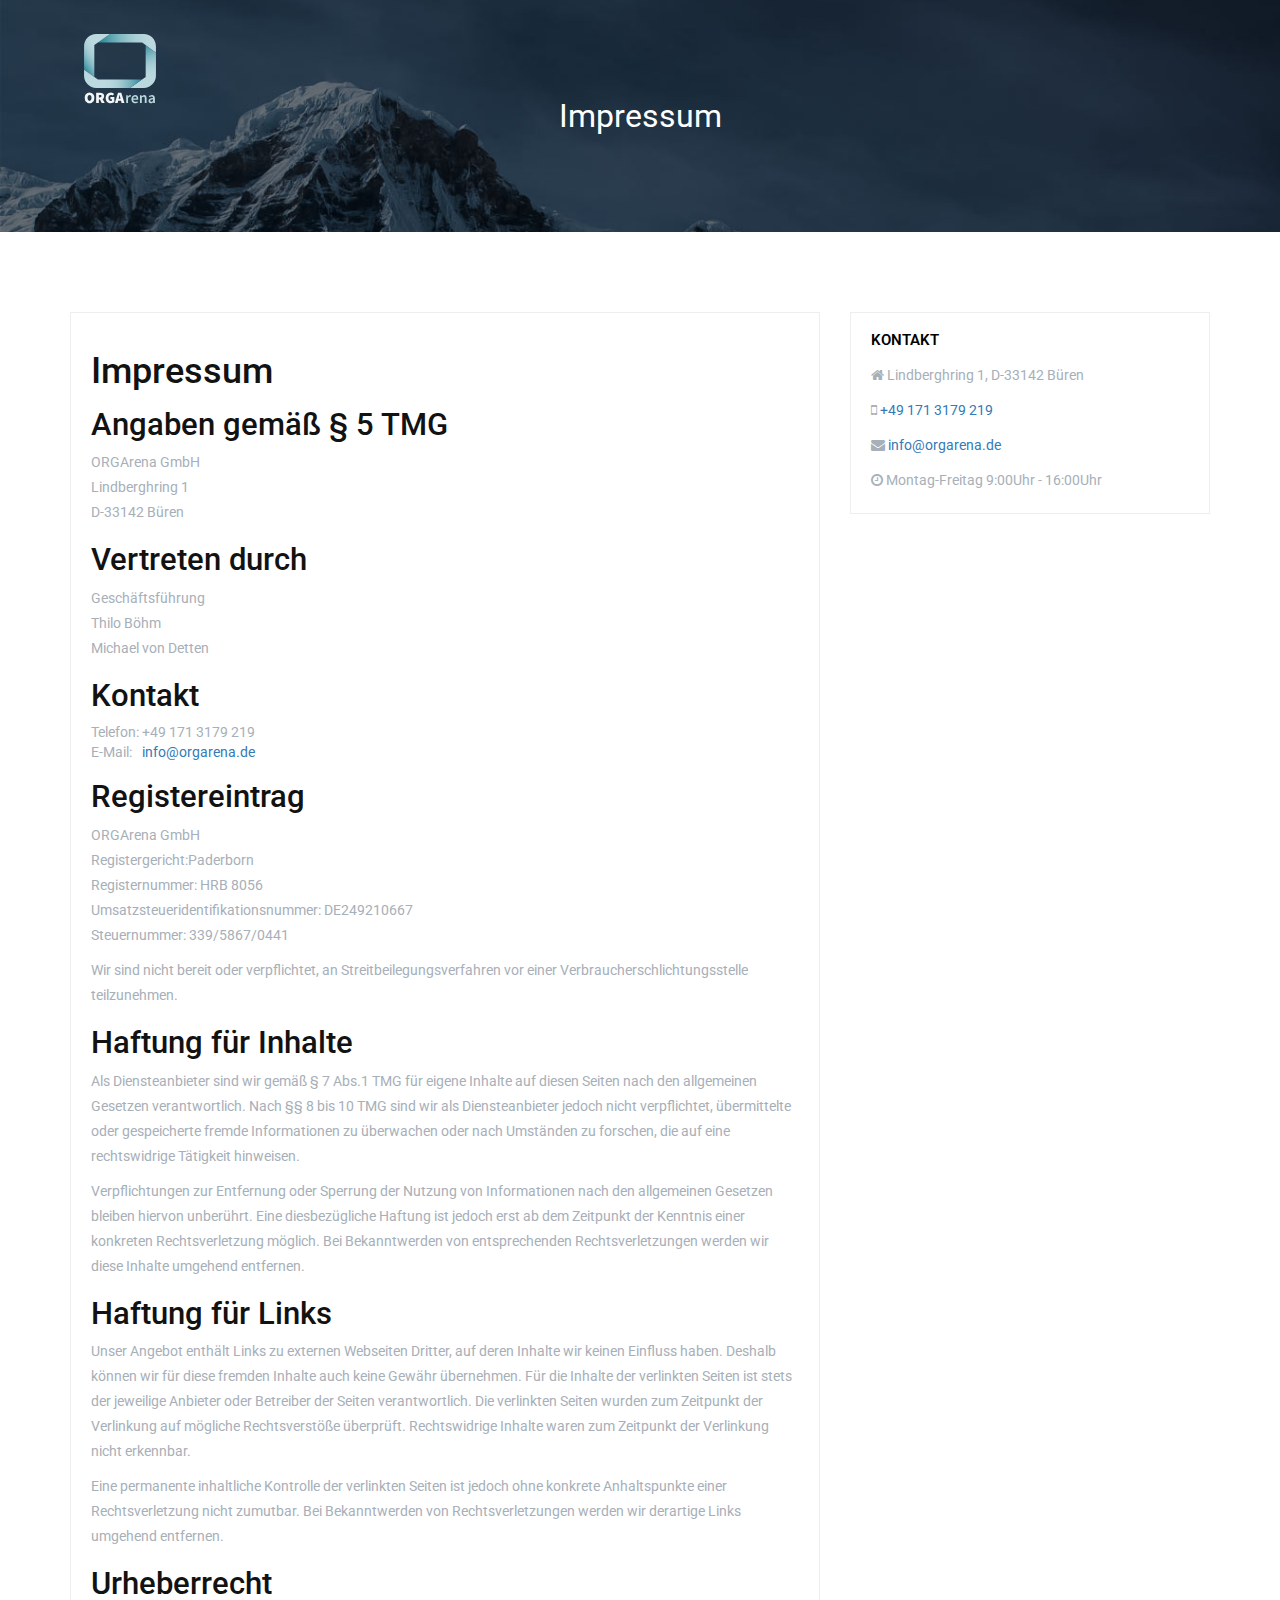
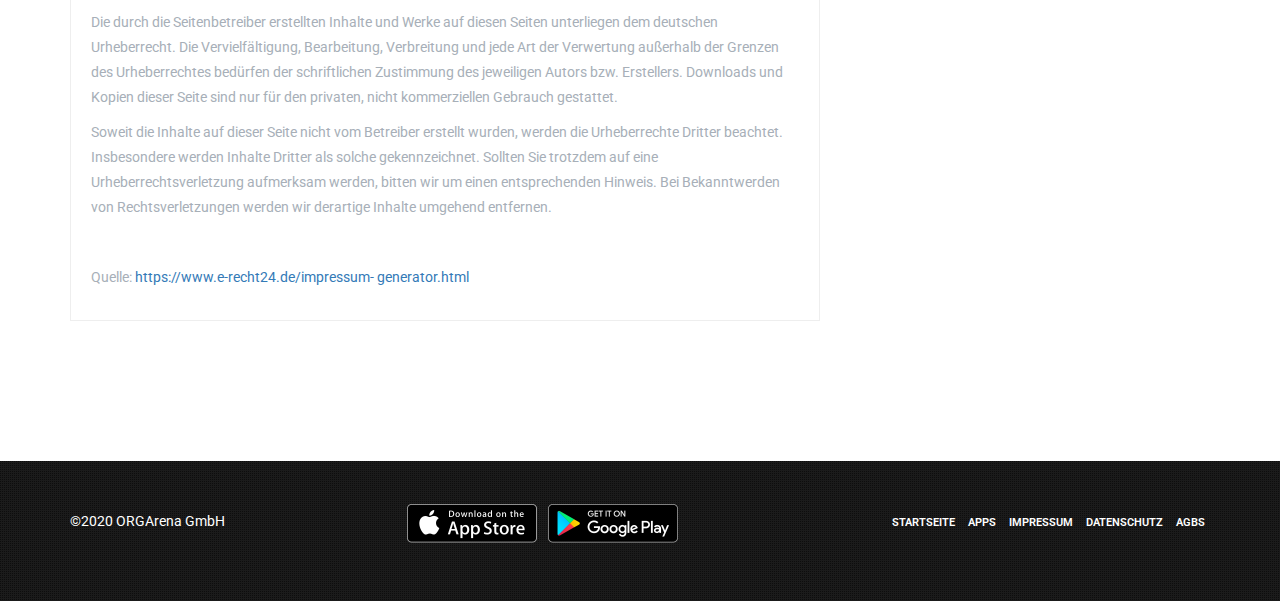
<file: impressum.html>
<!DOCTYPE html>
<html lang="de">
<head>
    <title>Impressum - ORGArena GmbH</title>

    <meta charset="utf-8">
    <meta http-equiv="X-UA-Compatible" content="IE=edge">
    <meta name="viewport" content="width=device-width, initial-scale=1">

    <meta name="apple-itunes-app" content="app-id=1491304373">

    <meta name="smartbanner:title" content="ORGA App">
    <meta name="smartbanner:author" content="ORGArena GmbH">
    <meta name="smartbanner:price" content="GET IT ON">
    <meta name="smartbanner:price-suffix-google" content=" Google Play">
    <meta name="smartbanner:icon-google" content="img/orga-app/ORGA_App_dunkel.svg">
    <meta name="smartbanner:button" content="ANZEIGEN">
    <meta name="smartbanner:button-url-google" content="market://details?id=com.orgarena.orgaapp.prod">
    <meta name="smartbanner:enabled-platforms" content="android">
    <meta name="smartbanner:close-label" content="Close">
    <meta name="smartbanner:disable-positioning" content="true">

    <meta name="last-modified" content="2019-08-30">
    <meta name="author" content="ORGArena GmbH">
    <meta name="copyright" content="ORGArena GmbH">
    <meta name="contact" content="info@orgarena.de">
    <meta name="description" content="Die Steuerungssoftware für Ihre Eventplanung und Durchführung von Großveranstaltungen">
    <meta name="keywords" content="organisation,organisations app,orga-app,DFL,Bundesliga,b04,bayer leverkusen, unity,unity ag">
    <meta name="revisit-after" content="2 days">
    <meta http-equiv="Last-Modified" content=" Fri, 30 Aug 2019 17:40:00 GMT">
    <meta http-equiv="cache-control" content="maxage=900">

    <link rel="icon" type="image/png" href="favicon-32x32.png" sizes="32x32"/>
    <link rel="icon" type="image/png" href="favicon-16x16.png" sizes="16x16"/>

    <!--bootstrap css-->
    <link href="bootstrap/css/bootstrap.min.css" rel="stylesheet">
    <!--custom css-->
    <link href="css/style.css" rel="stylesheet" type="text/css">
    <!--flex slider css-->
    <link href="css/flexslider.css" rel="stylesheet">
    <!--google web fonts css-->
    <!-- font awesome css-->
    <link href="font-awesome/css/font-awesome.min.css" rel="stylesheet">
    <!--animated css-->
    <link href="css/animate.css" rel="stylesheet">
    <!--owl carousel css-->
    <link href="css/owl.carousel.css" rel="stylesheet" type="text/css" media="screen">
    <link href="css/owl.theme.css" rel="stylesheet" type="text/css" media="screen">
    <!--revolution css-->
    <link href="revolution/css/navigation.css" rel="stylesheet">
    <link href="revolution/css/layers.css" rel="stylesheet">
    <link href="revolution/css/settings.css" rel="stylesheet">

    <!--Smart Banner CSS-->
    <link rel="stylesheet" href="smartbanner.js/dist/smartbanner.min.css">

    <!--Software Pioniere css-->
    <link href="css/software-pioniere.css" rel="stylesheet" type="text/css">

    <!--Smart Banner JS-->
    <script src="smartbanner.js/dist/smartbanner.min.js"></script>

    <!-- The HTML5 shim, for IE6-8 support of HTML5 elements -->
    <!--[if lt IE 9]>
    <script src="//html5shim.googlecode.com/svn/trunk/html5.js"></script>
    <script src="js/respond.min.js"></script>
    <![endif]-->

    <!-- Start Cookie Plugin -->
    <script type="text/javascript">
        window.cookieconsent_options = {
            message: 'Diese Website nutzt Cookies, um bestmögliche Funktionalität bieten zu können.',
            dismiss: 'Ok, verstanden',
            learnMore: 'Mehr Infos',
            link: 'http://softwarepioniere.de/datenschutz.html',
            theme: 'dark-bottom'
        };
    </script>
    <script type="text/javascript" src="//s3.amazonaws.com/valao-cloud/cookie-hinweis/script.js"></script>
    <!-- Ende Cookie Plugin -->
</head>
<body data-spy="scroll" data-target="#navigation" data-offset="75">

<div id="smartBannerPlaceholder"></div>

<section id="navigation" class="fixed-navigation">
    <div class="navbar navbar-default navbar-static-top navbar-transparent" role="navigation">
        <div class="container">
            <!--				<div class="navbar-header">-->
            <!--					<button type="button" class="navbar-toggle" data-toggle="collapse" data-target=".navbar-collapse">-->
            <!--					<span class="sr-only">Toggle navigation</span>-->
            <!--					<span class="icon-bar"></span>-->
            <!--					<span class="icon-bar"></span>-->
            <!--					<span class="icon-bar"></span>-->
            <!--				</button>-->
            <a class="" href="index.html">
                <img src="img/orga-app/ORGArena_dunkel.svg" class="logo" />
            </a>
        </div>
        <div class="navbar-collapse collapse">
            <ul class="nav navbar-nav scrollto">
                <!--						<li><a href="index.html#philosophie">Philosophie</a></li>-->
                <!--						<li><a href="index.html#vier-schritte">4 Schritte zum Erfolg</a></li>-->
                <!--						<li><a href="index.html#leistungen">Leistungen</a></li>-->
                <!--						<li><a href="index.html#technologie">Technologien</a></li>-->
                <!--						<li><a href="index.html#referenzen">Referenzen</a></li>-->
                <!--						<li><a href="index.html#unser-team">Team</a></li>-->
                <!--						<li><a href="index.html#kontakt">Kontakt</a></li>-->
                <!--						<li><a href="https://softwarepioniere.wordpress.com/" target="_blank">Blog</a></li>-->
            </ul>

        </div>
        <!--/.nav-collapse -->
    </div>
    <!--/.container -->
    </div>
</section>

<section id="page-head-bg">
    <div class="container">
        <h1>Impressum</h1>
    </div>
</section><!--page-head bg end-->
<section id="blog-list" class="padding-80">
    <div class="container">
        <div class="row">
            <div class="col-md-8">
                <div class="blog-item-sec">
                    <h1>Impressum</h1>
                    <h2>Angaben gem&auml;&szlig; &sect; 5 TMG</h2>
                    <p>ORGArena GmbH<br/> Lindberghring 1<br/> D-33142 Büren</p>
                    <h2>Vertreten durch</h2>
                    <p>
                        Geschäftsführung<br>
                        Thilo Böhm<br>
                        Michael von Detten
                    </p>
                    <h2>Kontakt</h2>
                    <table>
                        <tr>
                            <td>Telefon:&nbsp;</td>
                            <td>+49 171 3179 219</td>
                        </tr>
                        <tr>
                            <td>E-Mail:</td>
                            <td><a href="mailto:info@orgarena.de">info@orgarena.de</a></td>
                        </tr>
                    </table>
                    <h2>Registereintrag</h2>
                    <p>
                        ORGArena GmbH<br/>
                        Registergericht:Paderborn <br/>
                        Registernummer: HRB 8056 <br/>
			            Umsatzsteueridentifikationsnummer: DE249210667<br/>
                        Steuernummer: 339/5867/0441
                    </p>
<!--                    <p> Software Pioniere Verwaltungs GmbH<br/>-->
<!--                        Registergericht: Paderborn <br/>-->
<!--                        Registernummer: HRB 12875</p>-->
                    <!--<p>Umsatzsteuer-Identifikationsnummer gem&auml;&szlig; &sect;27 a Umsatzsteuergesetz:<br/>
                        noch nicht vorhanden</p>-->
                    <p>Wir sind nicht bereit oder verpflichtet, an Streitbeilegungsverfahren vor einer
                        Verbraucherschlichtungsstelle teilzunehmen.</p>
                    <h2>Haftung f&uuml;r Inhalte</h2>
                    <p>Als Diensteanbieter sind wir gem&auml;&szlig; &sect; 7 Abs.1 TMG f&uuml;r
                        eigene Inhalte auf diesen Seiten nach den allgemeinen Gesetzen verantwortlich. Nach &sect;&sect;
                        8 bis 10 TMG sind wir als Diensteanbieter jedoch nicht verpflichtet, &uuml;bermittelte oder
                        gespeicherte fremde Informationen zu &uuml;berwachen oder nach Umst&auml;nden zu forschen, die
                        auf eine rechtswidrige T&auml;tigkeit hinweisen.</p>
                    <p>Verpflichtungen zur Entfernung oder Sperrung der Nutzung von Informationen nach den allgemeinen
                        Gesetzen bleiben hiervon unber&uuml;hrt. Eine diesbez&uuml;gliche Haftung ist jedoch erst ab dem
                        Zeitpunkt der Kenntnis einer konkreten Rechtsverletzung m&ouml;glich. Bei Bekanntwerden von
                        entsprechenden Rechtsverletzungen werden wir diese Inhalte umgehend entfernen.</p>
                    <h2>Haftung f&uuml;r Links</h2>
                    <p>Unser Angebot enth&auml;lt Links zu externen Webseiten Dritter, auf deren Inhalte wir keinen
                        Einfluss haben. Deshalb k&ouml;nnen wir f&uuml;r diese fremden Inhalte auch keine Gew&auml;hr
                        &uuml;bernehmen. F&uuml;r die Inhalte der verlinkten Seiten ist stets der jeweilige Anbieter
                        oder Betreiber der Seiten verantwortlich. Die verlinkten Seiten wurden zum Zeitpunkt der
                        Verlinkung auf m&ouml;gliche Rechtsverst&ouml;&szlig;e &uuml;berpr&uuml;ft. Rechtswidrige
                        Inhalte waren zum Zeitpunkt der Verlinkung nicht erkennbar.</p>
                    <p>Eine permanente inhaltliche Kontrolle der verlinkten Seiten ist jedoch ohne konkrete
                        Anhaltspunkte einer Rechtsverletzung nicht zumutbar. Bei Bekanntwerden von Rechtsverletzungen
                        werden wir derartige Links umgehend entfernen.</p>
                    <h2>Urheberrecht</h2>
                    <p>Die durch die Seitenbetreiber erstellten Inhalte und Werke auf diesen Seiten unterliegen dem
                        deutschen Urheberrecht. Die Vervielf&auml;ltigung, Bearbeitung, Verbreitung und jede Art der
                        Verwertung au&szlig;erhalb der Grenzen des Urheberrechtes bed&uuml;rfen der schriftlichen
                        Zustimmung des jeweiligen Autors bzw. Erstellers. Downloads und Kopien dieser Seite sind nur f&uuml;r
                        den privaten, nicht kommerziellen Gebrauch gestattet.</p>
                    <p>Soweit die Inhalte auf dieser Seite nicht vom Betreiber erstellt wurden, werden die Urheberrechte
                        Dritter beachtet. Insbesondere werden Inhalte Dritter als solche gekennzeichnet. Sollten Sie
                        trotzdem auf eine Urheberrechtsverletzung aufmerksam werden, bitten wir um einen entsprechenden
                        Hinweis. Bei Bekanntwerden von Rechtsverletzungen werden wir derartige Inhalte umgehend
                        entfernen.</p>
                    <p>&nbsp;</p>
                    <p>Quelle: <a href="https://www.e-recht24.de/impressum-generator.html">https://www.e-recht24.de/impressum-
                        generator.html</a></p>
                </div>  <!--blog-item section end-->
            </div><!--blog left content end-->


            <!--sideabr-->
            <div class="col-md-4">
                <div class="sidebar-box">
                    <h4>Kontakt</h4>
                    <div class="contact-info wow animated fadeInRight" data-wow-delay=".6s">
                        <p><i class="fa fa-home"></i> Lindberghring 1, D-33142 Büren</p>
<!--                        <p><i class="fa fa-home"></i><a href="tel:004956457884825"> +49 5645 788 48 25</a></p>-->
                        <p><i class="fa fa-mobile"></i> <a href="tel:00491713179219"> +49 171 3179 219</a></p>
                        <p><i class="fa fa-envelope"></i> <a href="mailto:info@orgarena.de">info@orgarena.de</a>
                        </p>
                        <p><i class="fa fa-clock-o"></i> Montag-Freitag 9:00Uhr - 16:00Uhr</p>
<!--                        <hr>-->
<!--                        <ul class="list-inline social-colored">-->
<!--                            <li><a href="https://www.facebook.com/softwarepioniere/"><i class="fa fa-facebook icon-fb"-->
<!--                                                                                        data-toggle="tooltip" title=""-->
<!--                                                                                        data-original-title="Facebook"-->
<!--                                                                                        data-placement="top"></i></a>-->
<!--                            </li>-->
<!--                            <li><a href="https://twitter.com/SoftwarePionier"><i class="fa fa-twitter icon-twit"-->
<!--                                                                                 data-toggle="tooltip" title=""-->
<!--                                                                                 data-original-title="Twitter"-->
<!--                                                                                 data-placement="top"></i></a></li>-->
                        </ul> <!--colored social-->
                    </div>
                </div><!--sidebar-box-->
            </div>


            <!--sidebar end-->

        </div>
    </div>

</section><!--blog list page end-->
<section id="footer" class="padding-80">
    <div class="container">
        <div class="row">
            <div class="col-md-3 col-sm-3 copyright">
                <span>&copy;2020 ORGArena GmbH</span>
            </div>
            <div class="col-md-4 col-sm-3 copyright footer-app-imgs">
                <a href="https://apps.apple.com/de/app/orga-app/id1491304373" target="_blank">
                    <img src="/img/apps/apple-store-badge@2x.png" class="app-img-small app-img-footer-left" alt="Apple App Store">
                </a>
                <a href="market://details?id=com.orgarena.orgaom.orgarena.orgaapp.prod" target="_blank" onclick="openPlayStore('com.orgarena.orgaapp.prod');return false;">
                    <img src="/img/apps/google-play-badge@2x.png" class="app-img-small app-img-footer-right" alt="Google Play">
                </a>
            </div>
            <div class="col-md-5 col-sm-6 footer-nav">
                <ul class="list-inline">
                    <li><a href="/">Startseite</a></li>
                    <li><a href="apps.html">Apps</a></li>
                    <li><a href="impressum.html">Impressum</a></li>
                    <li><a href="datenschutz.html">Datenschutz</a></li>
                    <li><a href="agbs.html">AGBs</a></li>
                </ul>
            </div>
        </div>
    </div>
</section><!--footer end-->
<!--back to top-->
<a href="#" class="scrollToTop"><i class="fa fa-angle-up"></i></a>
<!--back to top end-->

<!--script files-->
<script src="js/jquery.min.js" type="text/javascript"></script>
<!--<script src="js/moderniz.min.js" type="text/javascript"></script>-->
<script src="js/jquery-migrate.min.js" type="text/javascript"></script>
<script src="js/jquery.easing.1.3.min.js" type="text/javascript"></script>
<script src="bootstrap/js/bootstrap.min.js" type="text/javascript"></script>

<script src="js/jquery.flexslider-min.js" type="text/javascript"></script>
<script src="js/wow.min.js" type="text/javascript"></script>
<script src="js/jquery.sticky.js" type="text/javascript"></script>
<script src="js/bootstrap-hover-dropdown.min.js" type="text/javascript"></script>
<script src="js/jquery.stellar.min.js" type="text/javascript"></script>
<script src="js/owl.carousel.min.js" type="text/javascript"></script>
<script src="js/jquery.mb.YTPlayer.min.js" type="text/javascript"></script>
<script src="js/waypoints.min.js"></script>
<script src="js/easypiechart.js"></script>
<script src="js/jquery.isotope.min.js" type="text/javascript"></script>
<!--image loads plugin -->
<script src="js/jquery.imagesloaded.min.js" type="text/javascript"></script>
<script src="js/jquery.counterup.min.js" type="text/javascript"></script>
<script src="js/jquery.countdown.js" type="text/javascript"></script>
<script src="js/contact_me.js" type="text/javascript"></script>
<script src="js/jqBootstrapValidation.js" type="text/javascript"></script>
<script src="js/custom.js" type="text/javascript"></script>
<script src="js/pace.min.js" type="text/javascript"></script>
<script src="js/isotope-custom.js" type="text/javascript"></script>
<script src="js/open-play-store.js" type="text/javascript"></script>


<!--<script>-->
<!--    (function (i, s, o, g, r, a, m) {-->
<!--        i['GoogleAnalyticsObject'] = r;-->
<!--        i[r] = i[r] || function () {-->
<!--                (i[r].q = i[r].q || []).push(arguments)-->
<!--            }, i[r].l = 1 * new Date();-->
<!--        a = s.createElement(o),-->
<!--            m = s.getElementsByTagName(o)[0];-->
<!--        a.async = 1;-->
<!--        a.src = g;-->
<!--        m.parentNode.insertBefore(a, m)-->
<!--    })(window, document, 'script', 'https://www.google-analytics.com/analytics.js', 'ga');-->

<!--    ga('create', 'UA-101871171-1', 'auto');-->
<!--    ga('set', 'anonymizeIp', true);-->
<!--    ga('send', 'pageview');-->

<!--</script>-->
</body>
</html>
</file>
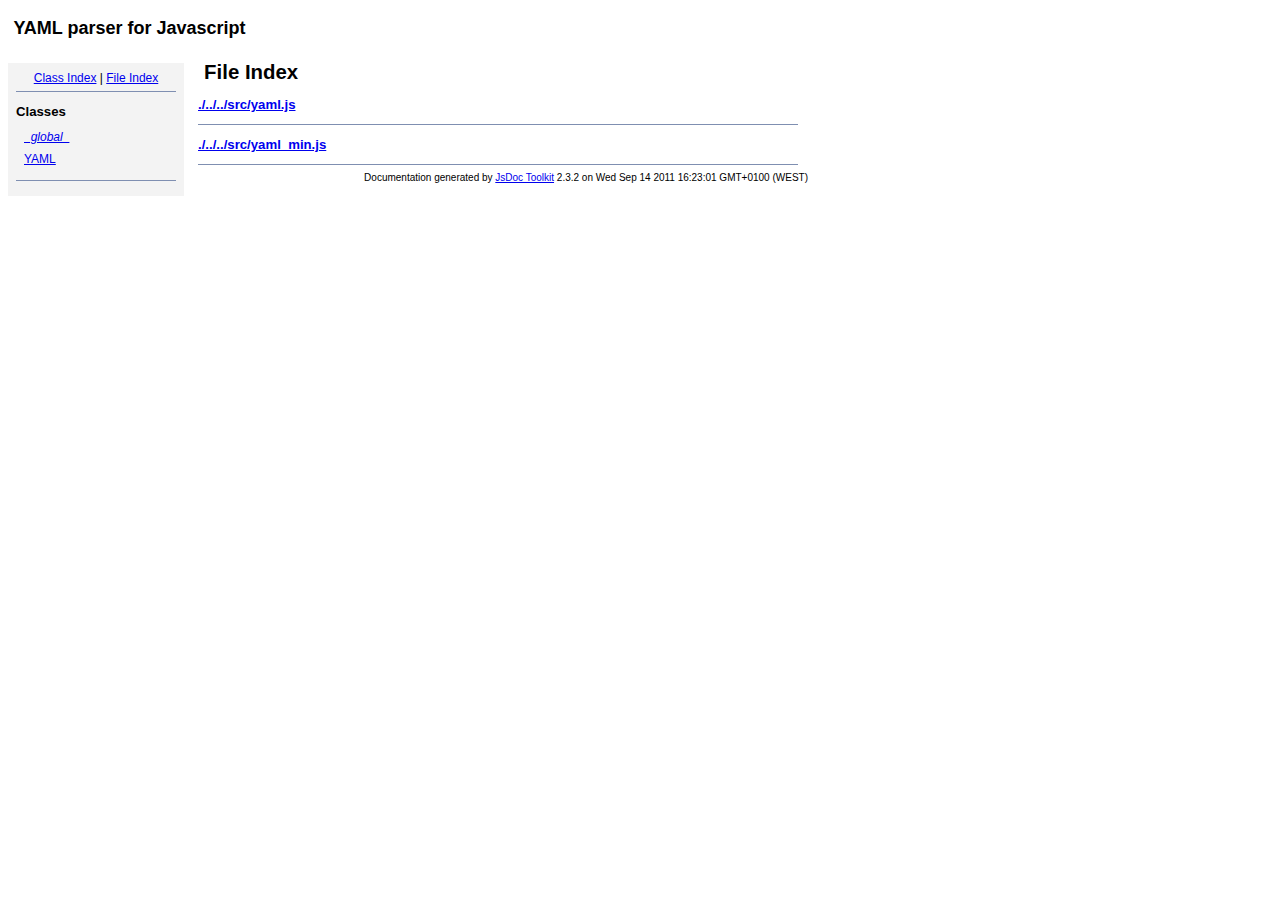
<file: libs/javascript-yaml-parser-0.4/doc/files.html>
<!DOCTYPE html PUBLIC "-//W3C//DTD XHTML 1.0 Transitional//EN"
        "http://www.w3.org/TR/xhtml1/DTD/xhtml1-transitional.dtd">
<html xmlns="http://www.w3.org/1999/xhtml" xml:lang="en" lang="en">
	<head>
		<meta http-equiv="content-type" content="text/html; charset=utf-8" />
		
		<title>JsDoc Reference - File Index</title>
		<meta name="generator" content="JsDoc Toolkit" />
		
		<style type="text/css">
		/* default.css */
body
{
	font: 12px "Lucida Grande", Tahoma, Arial, Helvetica, sans-serif;
	width: 800px;
}

.header
{
	clear: both;
	background-color: #ccc;
	padding: 8px;
}

h1
{
	font-size: 150%;
	font-weight: bold;
	padding: 0;
	margin: 1em 0 0 .3em;
}

hr
{
	border: none 0;
	border-top: 1px solid #7F8FB1;
	height: 1px;
}

pre.code
{
	display: block;
	padding: 8px;
	border: 1px dashed #ccc;
}

#index
{
	margin-top: 24px;
	float: left;
	width: 160px;
	position: absolute;
	left: 8px;
	background-color: #F3F3F3;
	padding: 8px;
}

#content
{
	margin-left: 190px;
	width: 600px;
}

.classList
{
	list-style-type: none;
	padding: 0;
	margin: 0 0 0 8px;
	font-family: arial, sans-serif;
	font-size: 1em;
	overflow: auto;
}

.classList li
{
	padding: 0;
	margin: 0 0 8px 0;
}

.summaryTable { width: 100%; }

h1.classTitle
{
	font-size:170%;
	line-height:130%;
}

h2 { font-size: 110%; }
caption, div.sectionTitle
{
	background-color: #7F8FB1;
	color: #fff;
	font-size:130%;
	text-align: left;
	padding: 2px 6px 2px 6px;
	border: 1px #7F8FB1 solid;
}

div.sectionTitle { margin-bottom: 8px; }
.summaryTable thead { display: none; }

.summaryTable td
{
	vertical-align: top;
	padding: 4px;
	border-bottom: 1px #7F8FB1 solid;
	border-right: 1px #7F8FB1 solid;
}

/*col#summaryAttributes {}*/
.summaryTable td.attributes
{
	border-left: 1px #7F8FB1 solid;
	width: 140px;
	text-align: right;
}

td.attributes, .fixedFont
{
	line-height: 15px;
	color: #002EBE;
	font-family: "Courier New",Courier,monospace;
	font-size: 13px;
}

.summaryTable td.nameDescription
{
	text-align: left;
	font-size: 13px;
	line-height: 15px;
}

.summaryTable td.nameDescription, .description
{
	line-height: 15px;
	padding: 4px;
	padding-left: 4px;
}

.summaryTable { margin-bottom: 8px; }

ul.inheritsList
{
	list-style: square;
	margin-left: 20px;
	padding-left: 0;
}

.detailList {
	margin-left: 20px; 
	line-height: 15px;
}
.detailList dt { margin-left: 20px; }

.detailList .heading
{
	font-weight: bold;
	padding-bottom: 6px;
	margin-left: 0;
}

.light, td.attributes, .light a:link, .light a:visited
{
	color: #777;
	font-style: italic;
}

.fineprint
{
	text-align: right;
	font-size: 10px;
}
		</style>
	</head>
	
	<body>
		<div id="header">
    <h1>YAML parser for Javascript</h1>
</div>

		
		<div id="index">
			<div align="center"><a href="index.html">Class Index</a>
| <a href="files.html">File Index</a></div>
<hr />
<h2>Classes</h2>
<ul class="classList">
	
	<li><i><a href="symbols/_global_.html">_global_</a></i></li>
	
	<li><a href="symbols/YAML.html">YAML</a></li>
	
</ul>
<hr />
		</div>
		
		<div id="content">
			<h1 class="classTitle">File Index</h1>
			
			
			<div>
				<h2><a href="symbols/src/src_yaml.js.html">./../../src/yaml.js</a></h2>
				
				<dl>
					
					
					
					
				</dl>
			</div>
			<hr />
			
			<div>
				<h2><a href="symbols/src/src_yaml_min.js.html">./../../src/yaml_min.js</a></h2>
				
				<dl>
					
					
					
					
				</dl>
			</div>
			<hr />
			
			
		</div>
		<div class="fineprint" style="clear:both">
			
			Documentation generated by <a href="http://code.google.com/p/jsdoc-toolkit/" target="_blankt">JsDoc Toolkit</a> 2.3.2 on Wed Sep 14 2011 16:23:01 GMT+0100 (WEST)
		</div>
	</body>
</html>
</file>
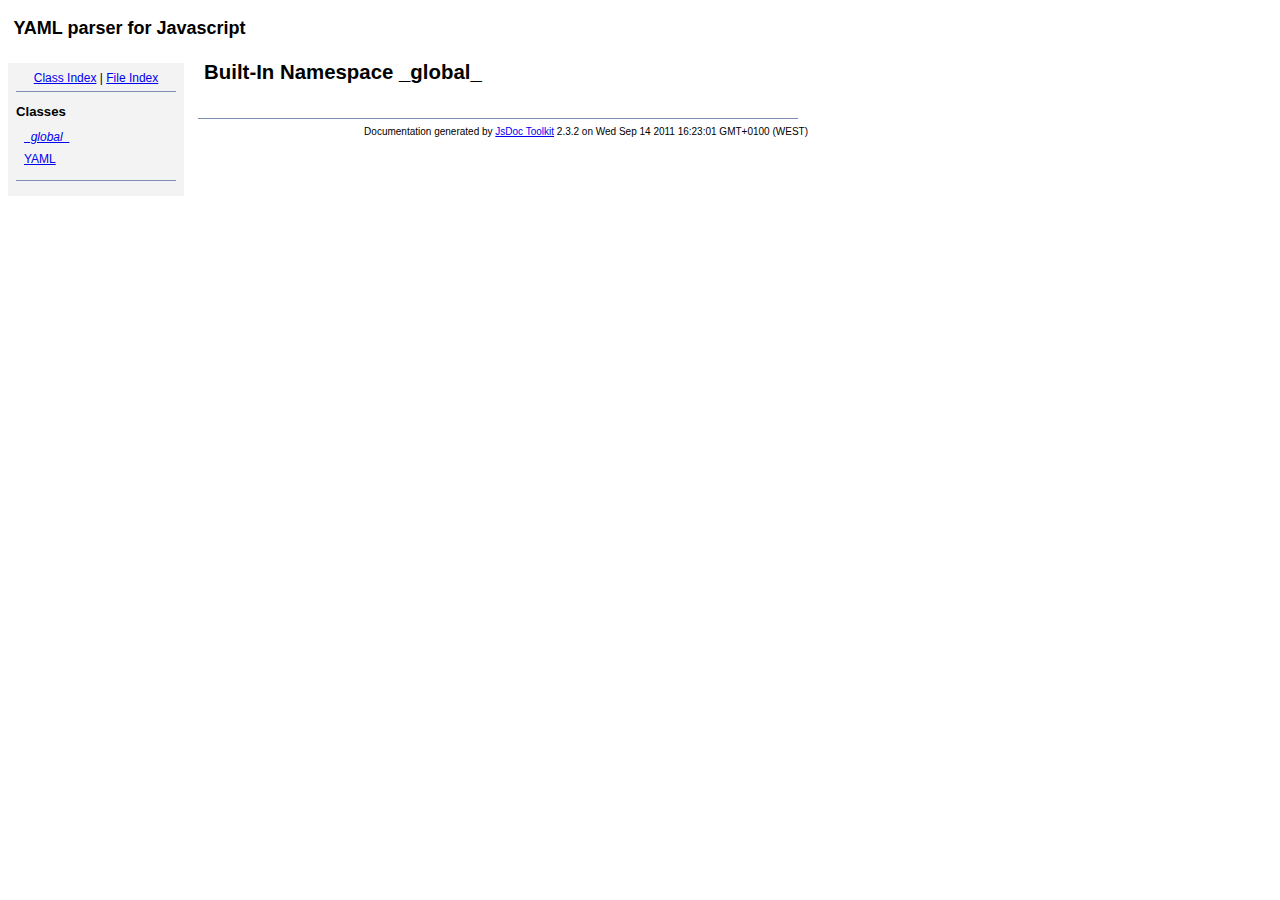
<file: libs/javascript-yaml-parser-0.4/doc/symbols/_global_.html>
<!DOCTYPE html PUBLIC "-//W3C//DTD XHTML 1.0 Transitional//EN"
        "http://www.w3.org/TR/xhtml1/DTD/xhtml1-transitional.dtd">
<html xmlns="http://www.w3.org/1999/xhtml" xml:lang="en" lang="en">
	<head>
		<meta http-equiv="content-type" content="text/html; charset=utf-8" />
		<meta name="generator" content="JsDoc Toolkit" />
		
		<title>JsDoc Reference - _global_</title>

		<style type="text/css">
			/* default.css */
body
{
	font: 12px "Lucida Grande", Tahoma, Arial, Helvetica, sans-serif;
	width: 800px;
}

.header
{
	clear: both;
	background-color: #ccc;
	padding: 8px;
}

h1
{
	font-size: 150%;
	font-weight: bold;
	padding: 0;
	margin: 1em 0 0 .3em;
}

hr
{
	border: none 0;
	border-top: 1px solid #7F8FB1;
	height: 1px;
}

pre.code
{
	display: block;
	padding: 8px;
	border: 1px dashed #ccc;
}

#index
{
	margin-top: 24px;
	float: left;
	width: 160px;
	position: absolute;
	left: 8px;
	background-color: #F3F3F3;
	padding: 8px;
}

#content
{
	margin-left: 190px;
	width: 600px;
}

.classList
{
	list-style-type: none;
	padding: 0;
	margin: 0 0 0 8px;
	font-family: arial, sans-serif;
	font-size: 1em;
	overflow: auto;
}

.classList li
{
	padding: 0;
	margin: 0 0 8px 0;
}

.summaryTable { width: 100%; }

h1.classTitle
{
	font-size:170%;
	line-height:130%;
}

h2 { font-size: 110%; }
caption, div.sectionTitle
{
	background-color: #7F8FB1;
	color: #fff;
	font-size:130%;
	text-align: left;
	padding: 2px 6px 2px 6px;
	border: 1px #7F8FB1 solid;
}

div.sectionTitle { margin-bottom: 8px; }
.summaryTable thead { display: none; }

.summaryTable td
{
	vertical-align: top;
	padding: 4px;
	border-bottom: 1px #7F8FB1 solid;
	border-right: 1px #7F8FB1 solid;
}

/*col#summaryAttributes {}*/
.summaryTable td.attributes
{
	border-left: 1px #7F8FB1 solid;
	width: 140px;
	text-align: right;
}

td.attributes, .fixedFont
{
	line-height: 15px;
	color: #002EBE;
	font-family: "Courier New",Courier,monospace;
	font-size: 13px;
}

.summaryTable td.nameDescription
{
	text-align: left;
	font-size: 13px;
	line-height: 15px;
}

.summaryTable td.nameDescription, .description
{
	line-height: 15px;
	padding: 4px;
	padding-left: 4px;
}

.summaryTable { margin-bottom: 8px; }

ul.inheritsList
{
	list-style: square;
	margin-left: 20px;
	padding-left: 0;
}

.detailList {
	margin-left: 20px; 
	line-height: 15px;
}
.detailList dt { margin-left: 20px; }

.detailList .heading
{
	font-weight: bold;
	padding-bottom: 6px;
	margin-left: 0;
}

.light, td.attributes, .light a:link, .light a:visited
{
	color: #777;
	font-style: italic;
}

.fineprint
{
	text-align: right;
	font-size: 10px;
}
		</style>
	</head>

	<body>
<!-- ============================== header ================================= -->	
		<!-- begin static/header.html -->
		<div id="header">
    <h1>YAML parser for Javascript</h1>
</div>

		<!-- end static/header.html -->

<!-- ============================== classes index ============================ -->
		<div id="index">
			<!-- begin publish.classesIndex -->
			<div align="center"><a href="../index.html">Class Index</a>
| <a href="../files.html">File Index</a></div>
<hr />
<h2>Classes</h2>
<ul class="classList">
	
	<li><i><a href="../symbols/_global_.html">_global_</a></i></li>
	
	<li><a href="../symbols/YAML.html">YAML</a></li>
	
</ul>
<hr />
			<!-- end publish.classesIndex -->
		</div>
		
		<div id="content">
<!-- ============================== class title ============================ -->
			<h1 class="classTitle">
				
				Built-In Namespace _global_
			</h1>

<!-- ============================== class summary ========================== -->			
			<p class="description">
				
				
			
				
				
				
			</p>

<!-- ============================== constructor summary ==================== -->			
			

<!-- ============================== properties summary ===================== -->
			

<!-- ============================== methods summary ======================== -->
			
<!-- ============================== events summary ======================== -->
			

<!-- ============================== constructor details ==================== -->		
			

<!-- ============================== field details ========================== -->		
			

<!-- ============================== method details ========================= -->		
			
			
<!-- ============================== event details ========================= -->		
			
			
			<hr />
		</div>

		
<!-- ============================== footer ================================= -->
		<div class="fineprint" style="clear:both">
			
			Documentation generated by <a href="http://code.google.com/p/jsdoc-toolkit/" target="_blank">JsDoc Toolkit</a> 2.3.2 on Wed Sep 14 2011 16:23:01 GMT+0100 (WEST)
		</div>
	</body>
</html>
</file>
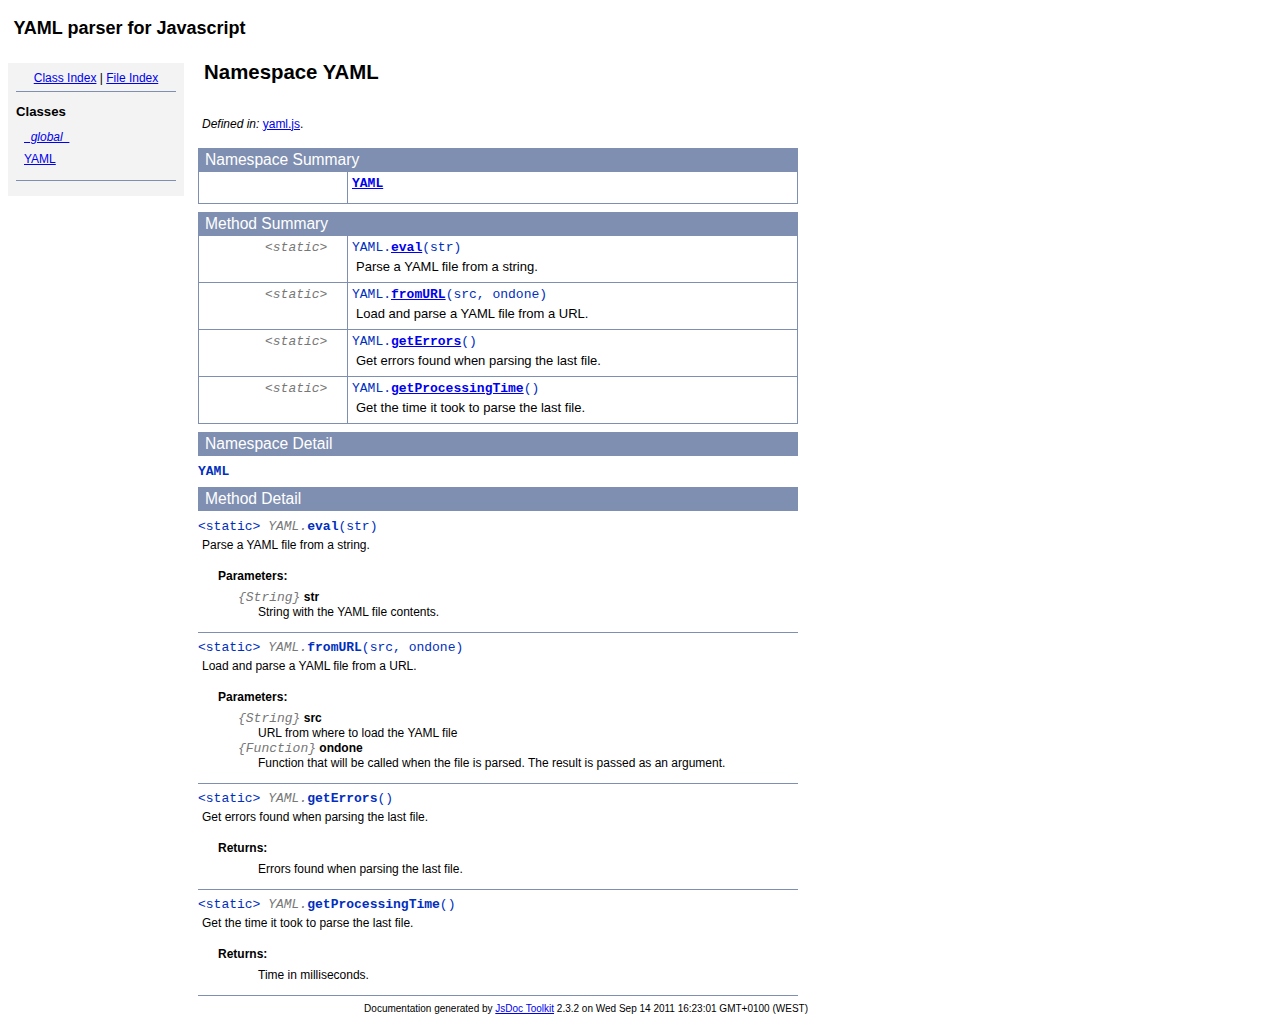
<file: libs/javascript-yaml-parser-0.4/doc/symbols/YAML.html>
<!DOCTYPE html PUBLIC "-//W3C//DTD XHTML 1.0 Transitional//EN"
        "http://www.w3.org/TR/xhtml1/DTD/xhtml1-transitional.dtd">
<html xmlns="http://www.w3.org/1999/xhtml" xml:lang="en" lang="en">
	<head>
		<meta http-equiv="content-type" content="text/html; charset=utf-8" />
		<meta name="generator" content="JsDoc Toolkit" />
		
		<title>JsDoc Reference - YAML</title>

		<style type="text/css">
			/* default.css */
body
{
	font: 12px "Lucida Grande", Tahoma, Arial, Helvetica, sans-serif;
	width: 800px;
}

.header
{
	clear: both;
	background-color: #ccc;
	padding: 8px;
}

h1
{
	font-size: 150%;
	font-weight: bold;
	padding: 0;
	margin: 1em 0 0 .3em;
}

hr
{
	border: none 0;
	border-top: 1px solid #7F8FB1;
	height: 1px;
}

pre.code
{
	display: block;
	padding: 8px;
	border: 1px dashed #ccc;
}

#index
{
	margin-top: 24px;
	float: left;
	width: 160px;
	position: absolute;
	left: 8px;
	background-color: #F3F3F3;
	padding: 8px;
}

#content
{
	margin-left: 190px;
	width: 600px;
}

.classList
{
	list-style-type: none;
	padding: 0;
	margin: 0 0 0 8px;
	font-family: arial, sans-serif;
	font-size: 1em;
	overflow: auto;
}

.classList li
{
	padding: 0;
	margin: 0 0 8px 0;
}

.summaryTable { width: 100%; }

h1.classTitle
{
	font-size:170%;
	line-height:130%;
}

h2 { font-size: 110%; }
caption, div.sectionTitle
{
	background-color: #7F8FB1;
	color: #fff;
	font-size:130%;
	text-align: left;
	padding: 2px 6px 2px 6px;
	border: 1px #7F8FB1 solid;
}

div.sectionTitle { margin-bottom: 8px; }
.summaryTable thead { display: none; }

.summaryTable td
{
	vertical-align: top;
	padding: 4px;
	border-bottom: 1px #7F8FB1 solid;
	border-right: 1px #7F8FB1 solid;
}

/*col#summaryAttributes {}*/
.summaryTable td.attributes
{
	border-left: 1px #7F8FB1 solid;
	width: 140px;
	text-align: right;
}

td.attributes, .fixedFont
{
	line-height: 15px;
	color: #002EBE;
	font-family: "Courier New",Courier,monospace;
	font-size: 13px;
}

.summaryTable td.nameDescription
{
	text-align: left;
	font-size: 13px;
	line-height: 15px;
}

.summaryTable td.nameDescription, .description
{
	line-height: 15px;
	padding: 4px;
	padding-left: 4px;
}

.summaryTable { margin-bottom: 8px; }

ul.inheritsList
{
	list-style: square;
	margin-left: 20px;
	padding-left: 0;
}

.detailList {
	margin-left: 20px; 
	line-height: 15px;
}
.detailList dt { margin-left: 20px; }

.detailList .heading
{
	font-weight: bold;
	padding-bottom: 6px;
	margin-left: 0;
}

.light, td.attributes, .light a:link, .light a:visited
{
	color: #777;
	font-style: italic;
}

.fineprint
{
	text-align: right;
	font-size: 10px;
}
		</style>
	</head>

	<body>
<!-- ============================== header ================================= -->	
		<!-- begin static/header.html -->
		<div id="header">
    <h1>YAML parser for Javascript</h1>
</div>

		<!-- end static/header.html -->

<!-- ============================== classes index ============================ -->
		<div id="index">
			<!-- begin publish.classesIndex -->
			<div align="center"><a href="../index.html">Class Index</a>
| <a href="../files.html">File Index</a></div>
<hr />
<h2>Classes</h2>
<ul class="classList">
	
	<li><i><a href="../symbols/_global_.html">_global_</a></i></li>
	
	<li><a href="../symbols/YAML.html">YAML</a></li>
	
</ul>
<hr />
			<!-- end publish.classesIndex -->
		</div>
		
		<div id="content">
<!-- ============================== class title ============================ -->
			<h1 class="classTitle">
				
				Namespace YAML
			</h1>

<!-- ============================== class summary ========================== -->			
			<p class="description">
				
				
			
				
				
				
					<br /><i>Defined in: </i> <a href="../symbols/src/src_yaml.js.html">yaml.js</a>.
				
			</p>

<!-- ============================== constructor summary ==================== -->			
			
			<table class="summaryTable" cellspacing="0" summary="A summary of the constructor documented in the class YAML.">
				<caption>Namespace Summary</caption>
				<thead>
					<tr>
						<th scope="col">Constructor Attributes</th>
						<th scope="col">Constructor Name and Description</th>
					</tr>
				</thead>
				<tbody>
					<tr>
						<td class="attributes">&nbsp;</td>
						<td class="nameDescription" >
							<div class="fixedFont">
								<b><a href="../symbols/YAML.html#constructor">YAML</a></b>
							</div>
							<div class="description"></div>
						</td>
					</tr>
				</tbody>
			</table>
			

<!-- ============================== properties summary ===================== -->
			

<!-- ============================== methods summary ======================== -->
			
				
				
				<table class="summaryTable" cellspacing="0" summary="A summary of the methods documented in the class YAML.">
					<caption>Method Summary</caption>
					<thead>
						<tr>
							<th scope="col">Method Attributes</th>
							<th scope="col">Method Name and Description</th>
						</tr>
					</thead>
					<tbody>
					
						<tr>
							<td class="attributes">&lt;static&gt; &nbsp;</td>
							<td class="nameDescription">
								<div class="fixedFont">YAML.<b><a href="../symbols/YAML.html#.eval">eval</a></b>(str)
								</div>
								<div class="description">Parse a YAML file from a string.</div>
							</td>
						</tr>
					
						<tr>
							<td class="attributes">&lt;static&gt; &nbsp;</td>
							<td class="nameDescription">
								<div class="fixedFont">YAML.<b><a href="../symbols/YAML.html#.fromURL">fromURL</a></b>(src, ondone)
								</div>
								<div class="description">Load and parse a YAML file from a URL.</div>
							</td>
						</tr>
					
						<tr>
							<td class="attributes">&lt;static&gt; &nbsp;</td>
							<td class="nameDescription">
								<div class="fixedFont">YAML.<b><a href="../symbols/YAML.html#.getErrors">getErrors</a></b>()
								</div>
								<div class="description">Get errors found when parsing the last file.</div>
							</td>
						</tr>
					
						<tr>
							<td class="attributes">&lt;static&gt; &nbsp;</td>
							<td class="nameDescription">
								<div class="fixedFont">YAML.<b><a href="../symbols/YAML.html#.getProcessingTime">getProcessingTime</a></b>()
								</div>
								<div class="description">Get the time it took to parse the last file.</div>
							</td>
						</tr>
					
					</tbody>
				</table>
				
				
				
			
<!-- ============================== events summary ======================== -->
			

<!-- ============================== constructor details ==================== -->		
			
			<div class="details"><a name="constructor"> </a>
				<div class="sectionTitle">
					Namespace Detail
				</div>
				
				<div class="fixedFont">
						<b>YAML</b>
				</div>
				
				<div class="description">
					
					
				</div>
				
				
				
				
					
					
					
					
					
					
					

			</div>
			

<!-- ============================== field details ========================== -->		
			

<!-- ============================== method details ========================= -->		
			
				<div class="sectionTitle">
					Method Detail
				</div>
				
					<a name=".eval"> </a>
					<div class="fixedFont">&lt;static&gt; 
					
					
					<span class="light">YAML.</span><b>eval</b>(str)
					
					</div>
					<div class="description">
						Parse a YAML file from a string.
						
						
					</div>
					
					
					
						
							<dl class="detailList">
							<dt class="heading">Parameters:</dt>
							
								<dt>
									<span class="light fixedFont">{String}</span> <b>str</b>
									
								</dt>
								<dd>String with the YAML file contents.</dd>
							
							</dl>
						
						
						
						
						
						
						

					<hr />
				
					<a name=".fromURL"> </a>
					<div class="fixedFont">&lt;static&gt; 
					
					
					<span class="light">YAML.</span><b>fromURL</b>(src, ondone)
					
					</div>
					<div class="description">
						Load and parse a YAML file from a URL.
						
						
					</div>
					
					
					
						
							<dl class="detailList">
							<dt class="heading">Parameters:</dt>
							
								<dt>
									<span class="light fixedFont">{String}</span> <b>src</b>
									
								</dt>
								<dd>URL from where to load the YAML file</dd>
							
								<dt>
									<span class="light fixedFont">{Function}</span> <b>ondone</b>
									
								</dt>
								<dd>Function that will be called when the file is parsed. The result is passed as an argument.</dd>
							
							</dl>
						
						
						
						
						
						
						

					<hr />
				
					<a name=".getErrors"> </a>
					<div class="fixedFont">&lt;static&gt; 
					
					
					<span class="light">YAML.</span><b>getErrors</b>()
					
					</div>
					<div class="description">
						Get errors found when parsing the last file.
						
						
					</div>
					
					
					
						
						
						
						
						
							<dl class="detailList">
							<dt class="heading">Returns:</dt>
							
								<dd>Errors found when parsing the last file.</dd>
							
							</dl>
						
						
						

					<hr />
				
					<a name=".getProcessingTime"> </a>
					<div class="fixedFont">&lt;static&gt; 
					
					
					<span class="light">YAML.</span><b>getProcessingTime</b>()
					
					</div>
					<div class="description">
						Get the time it took to parse the last file.
						
						
					</div>
					
					
					
						
						
						
						
						
							<dl class="detailList">
							<dt class="heading">Returns:</dt>
							
								<dd>Time in milliseconds.</dd>
							
							</dl>
						
						
						

					
				
			
			
<!-- ============================== event details ========================= -->		
			
			
			<hr />
		</div>

		
<!-- ============================== footer ================================= -->
		<div class="fineprint" style="clear:both">
			
			Documentation generated by <a href="http://code.google.com/p/jsdoc-toolkit/" target="_blank">JsDoc Toolkit</a> 2.3.2 on Wed Sep 14 2011 16:23:01 GMT+0100 (WEST)
		</div>
	</body>
</html>
</file>
<file: css/style.css>
@import url("https://fonts.googleapis.com/css?family=Roboto:300,400,400i,500,700");html,
body{height:100%;color:#121212;}
body{font-family:"Roboto", sans-serif;font-weight:400;color:#a7afb8;-webkit-font-smoothing:antialiased;overflow-x:hidden;}
h1, h2, h3, h4, h5, h6{font-family:"Roboto", sans-serif;font-weight:500;line-height:1;color:#121212;}
h1{font-size:36px;}
h2{font-size:30px;}
h3{font-size:27px;}
h4{font-size:24px;}
h5{font-size:16px;}
h6{font-size:13px;}
p{line-height:25px;font-size:14px;color:#a7afb8;}
a{background:transparent;outline:none;text-decoration:none;-moz-transition:0.4s cubic-bezier(0.25, 0.46, 0.45, 0.94);-o-transition:0.4s cubic-bezier(0.25, 0.46, 0.45, 0.94);-webkit-transition:0.4s cubic-bezier(0.25, 0.46, 0.45, 0.94);transition:0.4s cubic-bezier(0.25, 0.46, 0.45, 0.94);-webkit-transition-property:background-color,color;transition-property:background-color,color;}
a:active,
a:hover,
a:focus{outline:0;color:#41508D;text-decoration:none;}
.padding-80{padding:80px 0;}
.padding-50{padding:50px 0;}
.margin-btm-40{margin-bottom:40px;}
.margin-btm-20{margin-bottom:20px;}
.section-heading{margin-bottom:60px;}
.section-heading .small{opacity:.75;margin-bottom:0px;}
.section-heading .large{opacity:1;}
.section-heading .section-title{color:#000;}
.section-heading .small span{padding-bottom:5px;border-bottom:1px solid #666;font-size:14px;font-style:italic;}
.section-heading .large{font-weight:500;font-size:35px;}
#page-head-bg{background-image:url("../img/dark-bg-4.jpg");padding:100px 0;text-align:center;background-size:cover;background-attachment:fixed;}
#page-head-bg h1{margin:0;color:#fff;font-weight:400;font-size:31px;}
select,
textarea,
input[type="text"],
input[type="password"],
input[type="datetime"],
input[type="datetime-local"],
input[type="date"],
input[type="month"],
input[type="time"],
input[type="week"],
input[type="number"],
input[type="email"],
input[type="url"],
input[type="search"],
input[type="tel"],
input[type="color"],
.form-control{display:inline-block;-webkit-font-smoothing:antialiased;-webkit-text-size-adjust:100%;margin-bottom:15px;font-size:14px;line-height:25px;color:#7a7a7a;border:1px solid #dadada;resize:none;height:39px;vertical-align:middle;-webkit-box-shadow:none;-moz-box-shadow:none;-ms-box-shadow:none;box-shadow:none;background:#FFF;-webkit-border-radius:0px;-moz-border-radius:0px;-ms-border-radius:0px;border-radius:0px;-moz-transition:all 200ms ease-in;-o-transition:all 200ms ease-in;-webkit-transition:all 200ms ease-in;transition:all 200ms ease-in;}
textarea:focus,
input[type="text"]:focus,
input[type="password"]:focus,
input[type="datetime"]:focus,
input[type="datetime-local"]:focus,
input[type="date"]:focus,
input[type="month"]:focus,
input[type="time"]:focus,
input[type="week"]:focus,
input[type="number"]:focus,
input[type="email"]:focus,
input[type="url"]:focus,
input[type="search"]:focus,
input[type="tel"]:focus,
input[type="color"]:focus,
.form-control:focus{border:1px solid #999;background:#FFF;-webkit-box-shadow:none;-moz-box-shadow:none;-ms-box-shadow:none;box-shadow:none;}
#contactForm .form-group{margin-bottom:0px !important;}
.btn{font-weight:300;font-size:13px;text-shadow:none !important;-webkit-text-shadow:none !important;text-transform:uppercase;-moz-transition:all 200ms ease-in;-o-transition:all 200ms ease-in;-webkit-transition:all 200ms ease-in;transition:all 200ms ease-in;-webkit-border-radius:0px;-moz-border-radius:0px;-ms-border-radius:0px;border-radius:0px;-webkit-box-shadow:none;-moz-box-shadow:none;-ms-box-shadow:none;box-shadow:none;display:inline-block;font-family:"Roboto", sans-serif;}
.btn:hover, .btn:focus{outline:0;color:#fff;}
.btn-theme-color{background-color:#41508D;color:#fff;}
.btn-theme-color:hover, .btn-theme-color:focus{color:#fff !important;background-color:#000 !important;}
.social-colored{margin:0;padding:0;}
.social-colored li.empty-text{font-size:12px;color:#333;font-weight:600;text-transform:uppercase;margin-right:10px;padding:0px;}
.social-colored li a i{color:#fff;width:30px;height:30px;text-align:center;font-size:22px;line-height:30px;-webkit-border-radius:2px;-moz-border-radius:2px;-ms-border-radius:2px;border-radius:2px;}
.social-colored li a i.icon-fb{background-color:#077aaa;}
.social-colored li a i.icon-twit{background-color:#00A8FF;}
.social-colored li a i.icon-plus{background-color:#c7254e;}
.social-colored li a i.icon-pin{background-color:#843534;}
.social-colored li a i.icon-in{background-color:#007bb6;}
.navbar-default{border-color:transparent;border-bottom:none;top:0;left:0;width:100%;padding:5px 0;z-index:4;background-color:#fff;opacity:.95;-webkit-box-shadow:0 1px 5px rgba(0, 0, 0, 0.15);-moz-box-shadow:0 1px 5px rgba(0, 0, 0, 0.15);-ms-box-shadow:0 1px 5px rgba(0, 0, 0, 0.15);box-shadow:0 1px 5px rgba(0, 0, 0, 0.15);}
.navbar-default .navbar-nav > li > a{color:#000;text-transform:capitalize;font-size:14px;font-weight:400;font-family:"Roboto", sans-serif;}
.navbar-default .navbar-nav > li span{display:block;padding-top:15px;padding-bottom:15px;cursor:pointer;color:#000;text-transform:capitalize;font-size:14px;font-weight:400;}
.navbar-default .navbar-nav > li span:hover{color:#41508D;}
.navbar-default .navbar-nav > li.nav-social a{font-size:13px;}
.navbar-default .navbar-nav > li > a:hover{color:#41508D !important;background-color:transparent;}
.navbar-default .navbar-nav > .active > a, .navbar-default .navbar-nav > .active > a:hover, .navbar-default .navbar-nav > .active > a:focus{color:#41508D !important;background-color:transparent;}
.navbar-default .navbar-nav > .open > a, .navbar-default .navbar-nav > .open > a:hover, .navbar-default .navbar-nav > .open > a:focus{color:#41508D !important;background-color:transparent;}
.navbar-default .navbar-brand{font-weight:400;text-transform:uppercase;color:#000 !important;margin:0px;font-size:24px;font-family:"Roboto", sans-serif !important;}
.navbar-brand:hover{color:#000 !important;}
.navbar-default .navbar-toggle{border:0px;}
@media (min-width:768px){.fixed-navigation .navbar-default.navbar-transparent{margin:0px;background-color:rgba(255, 255, 255, 0);-webkit-box-shadow:none;-moz-box-shadow:none;-ms-box-shadow:none;box-shadow:none;-moz-transition:all 0.4s ease-in-out;-o-transition:all 0.4s ease-in-out;-webkit-transition:all 0.4s ease-in-out;transition:all 0.4s ease-in-out;padding:20px 0;}
.fixed-navigation .navbar-default.navbar-transparent .navbar-nav > li > a, .fixed-navigation .navbar-default.navbar-transparent .navbar-nav > li > span{color:#fff;}
.fixed-navigation .navbar-default.navbar-transparent .navbar-brand{color:#fff !important;}
.fixed-navigation .navbar-default.navbar-bg{background-color:rgba(255, 255, 255, 0.9);padding:5px 0;-webkit-box-shadow:0 1px 5px rgba(0, 0, 0, 0.15);-moz-box-shadow:0 1px 5px rgba(0, 0, 0, 0.15);-ms-box-shadow:0 1px 5px rgba(0, 0, 0, 0.15);box-shadow:0 1px 5px rgba(0, 0, 0, 0.15);}
.fixed-navigation .navbar-default.navbar-bg .navbar-nav > li > a, .fixed-navigation .navbar-default.navbar-bg .navbar-nav > li > span{color:#000;}
.fixed-navigation .navbar-default.navbar-bg .navbar-brand{color:#000 !important;}
}
.dropdown-menu{border:0px;min-width:160px;padding:0px;background-color:#1c1c1c;}
.dropdown-menu > li > a{padding:10px 20px;color:#bbb;font-family:"Roboto", sans-serif;font-weight:400;font-size:12px;border-bottom:1px dotted #333;text-transform:capitalize;}
.dropdown-menu > li > a:hover{background-color:transparent;color:#41508D;}
.dropdown-submenu{position:relative;}
.dropdown-submenu > .dropdown-menu{top:-2px;left:100%;margin-top:0px;margin-left:0px;-webkit-border-radius:0px;-moz-border-radius:0px;-ms-border-radius:0px;border-radius:0px;}
@media (max-width:767px){.dropdown-submenu > .dropdown-menu{padding-left:20px;}
}
.dropdown-submenu:hover > .dropdown-menu{display:block;}
.dropdown-submenu > a:after{top:12px;right:9px;font-size:11px;content:"\f105";position:absolute;font-weight:normal;display:inline-block;font-family:FontAwesome;}
.dropdown-submenu.pull-left{float:none;}
.dropdown-submenu.pull-left > .dropdown-menu{left:-100%;margin-left:10px;-webkit-border-radius:0px;-moz-border-radius:0px;-ms-border-radius:0px;border-radius:0px;}
.blog-item-sec{padding:20px 20px;margin-top:0px;margin-bottom:60px;border:1px solid #eeeeee;}
.blog-item-sec img{margin-bottom:30px;}
.blog-item-head{padding:15px 0px;margin:10px 0;}
.blog-item-head h3{font-size:20px;margin:0px;}
.blog-item-head h3 a{color:#121212;text-transform:capitalize;}
.blog-item-head h3 a:hover{color:#41508D;}
.blog-item-post-info{padding:5px 0px;border-top:1px solid #eeeeee;border-bottom:1px solid #eeeeee;margin:10px 0;}
.blog-item-post-info span{font-weight:600;color:#999;font-size:11px;text-transform:uppercase;}
.blog-item-post-info span a{color:#999;}
.blog-item-post-info span a:hover{color:#41508D;}
.blog-more-desc{margin:30px 0;padding:10px 0;border-top:1px solid #eeeeee;border-bottom:1px solid #eeeeee;}
.comment-wrapper{padding:10px 0;}
.comment-box{padding:20px 0;margin:20px 0;}
.comment-list{margin:20px 0;padding-bottom:10px;border-bottom:1px solid #eee;}
.comment-list p{overflow:hidden;}
.comment-list img{max-width:64px;width:64px;height:64px;-webkit-border-radius:32px;-moz-border-radius:32px;-ms-border-radius:32px;border-radius:32px;float:left;margin-right:15px;}
.comment-list h5{font-size:12px;font-weight:600;text-transform:uppercase;}
.comment-form h4{margin-bottom:30px;}
.more-link{text-align:right;padding-top:5px;}
.more-link a{color:#41508D;font-weight:600;}
.sidebar-box{margin-bottom:30px;padding:10px 20px;border:1px solid #eeeeee;}
.sidebar-box h4{color:#000;font-size:15px;font-weight:600;text-transform:uppercase;margin-bottom:15px;}
.widget-search .search-form{position:relative;}
.widget-search .search-form input{margin-bottom:0px;}
.widget-search .search-form i{position:absolute;top:3px;right:10px;line-height:38px;text-align:center;color:#999;}
.popu-post-item{padding-bottom:10px;border-bottom:1px solid #eeeeee;margin-bottom:10px;}
.popu-post-item h5{font-weight:400;font-size:16px;margin-bottom:5px;}
.popu-post-item h5 a{color:#41508D;}
.popu-post-item span{display:block;padding-bottom:5px;font-size:13px;border-bottom:1px solid #f7f7f7;}
.popu-post-item span a{color:#41508D;}
.cat-list{padding:0;margin:0;}
.cat-list li{padding:8px 0;border-bottom:1px solid #eeeeee;}
.cat-list li:last-child{border-bottom:none;}
.cat-list li a{display:block;font-weight:600;color:#777;text-transform:uppercase;font-size:12px;}
.nav-trigger-button{position:relative;padding:15px 10px;cursor:pointer;border:0px;background-color:transparent;}
.nav-trigger-button:focus{outline:0 !important;}
.nav-overlay-close{border:0px;background-color:transparent;}
.overlay{position:fixed;width:100%;height:100%;top:0;left:0;background:rgba(15, 23, 38, 0.9);z-index:999;}
.overlay .overlay-close{background:none repeat scroll 0 0 transparent;border:medium none;color:#fff;display:block;float:none;margin:0 auto;outline:medium none;overflow:hidden;padding-top:2.3%;position:relative;}
.overlay nav{text-align:center;position:relative;top:50%;height:60%;-webkit-transform:translateY(-50%);transform:translateY(-50%);}
.close-cross{font-size:24px;}
.overlay ul{list-style:none;padding:0;margin:0 auto;display:inline-block;height:100%;position:relative;}
.overlay ul li{display:block;height:20%;height:calc(100%/6);min-height:54px;-webkit-backface-visibility:hidden;backface-visibility:hidden;}
.overlay ul li a, .overlay ul li a:hover, .overlay ul li a:focus{font-family:'Raleway', sans-serif;letter-spacing:10px;font-size:24px;font-weight:500;display:block;color:#fff;-webkit-transition:color 0.2s;transition:color 0.2s;text-transform:uppercase;outline:none;}
.overlay-slidedown{visibility:hidden;-webkit-transform:translateY(-100%);transform:translateY(-100%);-webkit-transition:-webkit-transform 0.4s ease-in-out, visibility 0s 0.4s;transition:transform 0.4s ease-in-out, visibility 0s 0.4s;}
.overlay-slidedown.open{visibility:visible;-webkit-transform:translateY(0%);transform:translateY(0%);-webkit-transition:-webkit-transform 0.4s ease-in-out;transition:transform 0.4s ease-in-out;}
@media screen and (max-height:30.5em){.overlay nav{height:70%;font-size:34px;}
.overlay ul li{min-height:34px;}
}
.pace{-webkit-pointer-events:none;pointer-events:none;-webkit-user-select:none;-moz-user-select:none;user-select:none;}
.pace-inactive{display:none;}
.pace .pace-progress{background:#70df00;position:fixed;z-index:999999;top:0;right:100%;width:100%;height:2px;}
.pace .pace-progress-inner{display:block;position:absolute;right:0px;width:100px;height:100%;box-shadow:0 0 10px #70df00, 0 0 5px #70df00;opacity:1.0;-webkit-transform:rotate(3deg) translate(0px, -4px);-moz-transform:rotate(3deg) translate(0px, -4px);-ms-transform:rotate(3deg) translate(0px, -4px);-o-transform:rotate(3deg) translate(0px, -4px);transform:rotate(3deg) translate(0px, -4px);}
.pace .pace-activity{display:block;position:fixed;z-index:2000;top:15px;right:15px;width:14px;height:14px;border:solid 2px transparent;border-top-color:#70df00;border-left-color:#70df00;border-radius:10px;-webkit-animation:pace-spinner 400ms linear infinite;-moz-animation:pace-spinner 400ms linear infinite;-ms-animation:pace-spinner 400ms linear infinite;-o-animation:pace-spinner 400ms linear infinite;animation:pace-spinner 400ms linear infinite;}
@-webkit-keyframes pace-spinner{0%{-webkit-transform:rotate(0deg);transform:rotate(0deg);}
100%{-webkit-transform:rotate(360deg);transform:rotate(360deg);}
}
@-moz-keyframes pace-spinner{0%{-moz-transform:rotate(0deg);transform:rotate(0deg);}
100%{-moz-transform:rotate(360deg);transform:rotate(360deg);}
}
@-o-keyframes pace-spinner{0%{-o-transform:rotate(0deg);transform:rotate(0deg);}
100%{-o-transform:rotate(360deg);transform:rotate(360deg);}
}
@-ms-keyframes pace-spinner{0%{-ms-transform:rotate(0deg);transform:rotate(0deg);}
100%{-ms-transform:rotate(360deg);transform:rotate(360deg);}
}
@keyframes pace-spinner{0%{transform:rotate(0deg);transform:rotate(0deg);}
100%{transform:rotate(360deg);transform:rotate(360deg);}
}
.soon-bg{background-color:#eff2f3;padding-top:100px;padding-bottom:30px;}
.soon h1{font-size:44px;line-height:44px;}
.soon h2{margin-bottom:60px;font-weight:200;color:#777;}
.soon-form .form-control{margin-bottom:0px;width:260px;}
#defaultCountdown{margin-bottom:60px;}
.countdown_amount{display:block;font-size:44px;padding-top:25px;line-height:20px;font-weight:400;color:#41508D;}
.countdown_section{display:inline-block;width:120px;height:120px;padding-top:13px;margin:10px;color:#41508D;background-color:transparent;border:1px solid rgba(0, 0, 0, 0.2);-webkit-box-shadow:0px 0px 3px rgba(0, 0, 0, 0.1);-moz-box-shadow:0px 0px 3px rgba(0, 0, 0, 0.1);-ms-box-shadow:0px 0px 3px rgba(0, 0, 0, 0.1);box-shadow:0px 0px 3px rgba(0, 0, 0, 0.1);text-align:center;-webkit-border-radius:50%;-moz-border-radius:50%;-ms-border-radius:50%;border-radius:50%;}
.footer-soon{margin-top:60px;}
.footer-soon p{margin:30px 0;}
#home.full-screen-dem{background-color:#444;background-position:center 0%;background-size:auto;background-repeat:repeat;background-attachment:fixed;background-image:url(../img/bg-1.jpg);display:table;width:100%;height:100%;min-height:100%;overflow-x:hidden;overflow-y:hidden;vertical-align:middle;z-index:1;}
#home.home-video{background-color:#41508D;background-image:none;}

#orga-app.full-screen-dem{background-color:#444;background-position:center 0%;background-size:cover;background-repeat:repeat;background-attachment:fixed;background-image:url(../img/orga-app/loginbackground.jpg);display:table;width:100%;height:100%;min-height:100%;overflow-x:hidden;overflow-y:hidden;vertical-align:middle;z-index:1;}
#orga-app.home-video{background-color:#41508D;background-image:none;}

.parallax-overlay{position:absolute;left:0;top:0;width:100%;height:100%;background-image:url(../img/pattern.png);background-repeat:repeat;background-color:rgba(44, 62, 80, 0.3);z-index:2;}
.home-content{position:relative;display:table-cell;vertical-align:middle;z-index:3;}
h1.slide-logo{color:#fff;margin-top:0;margin-bottom:40px;font-weight:300;text-transform:uppercase;}
h2.slide-btm-text{font-family:"Roboto", sans-serif !important;text-align:center;margin:30px 0;font-weight:300;color:#fff;font-size:16px;text-transform:uppercase;}
.main-flex-slider{text-align:center;overflow:hidden;}
.main-flex-slider h1{font-size:3em;color:#fff;text-transform:uppercase;font-weight:400;margin-bottom:60px;margin:0;}
.home-arrow-down{margin-top:60px;margin-bottom:30px;}
.about-box{margin-bottom:40px;}
.about-box-icon{float:left;}
.about-box-icon i{color:#41508D;font-size:44px;}
.about-box-text{padding-left:70px;padding-top:0px;}
.about-box-text h4{text-transform:uppercase;font-size:16px;}
.about-section-more{margin-top:30px;margin-bottom:0px;}
.about-more-info{margin-bottom:30px;}
.about-more-info p:first-letter{color:#41508D;font-weight:400;font-size:20px;}
.skills-wrapper{margin-bottom:30px;}
h3.heading-progress{font-size:14px;font-weight:400;margin-bottom:6px;margin-top:0px;}
.progress{height:15px;line-height:10px;-webkit-box-shadow:none;-moz-box-shadow:none;-ms-box-shadow:none;box-shadow:none;background:#E9E9E9;-webkit-border-radius:0px;-moz-border-radius:0px;-ms-border-radius:0px;border-radius:0px;}
.progress-bar{line-height:10px;background:#41508D;-webkit-box-shadow:none;-moz-box-shadow:none;-ms-box-shadow:none;box-shadow:none;}
.purchase-now{background-image:url("../img/bg-1.jpg");width:100%;padding:120px 0;background-size:cover;background-attachment:fixed;}
.purchase-now h1{margin:0px;text-transform:capitalize;color:#fff;font-size:26px;}
.purchase-now .btn-theme-color{float:right;}
.services-section-1{margin-bottom:30px;}
.services-icon{margin-bottom:20px;}
.services-icon i{color:#333;font-size:24px;width:60px;height:60px;line-height:60px;text-align:center;background-color:#f6f6f6;-webkit-border-radius:32px;-moz-border-radius:32px;-ms-border-radius:32px;border-radius:32px;-moz-transition:all 200ms ease-in;-o-transition:all 200ms ease-in;-webkit-transition:all 200ms ease-in;transition:all 200ms ease-in;}
.services-icon i:hover{background-color:#333;color:#f6f6f6;}
.services-info h3{margin-top:0;font-size:16px;}
.services-right img{margin-bottom:50px;}
.services-section-2{padding:90px 0;}
.services-section-2 h1{margin-top:0;margin-bottom:30px;color:#FFF;font-weight:400;text-transform:uppercase;font-size:27px;}
.services-section-2 .newsletter-form input{border:none;}
.services-section-2 .newsletter-form input:focus{border:none;}
.badge{background-color:#41508D;font-weight:400;}
.pagination{margin-top:0px;}
.pagination > li > a, .pagination > li > span{position:relative;float:left;padding:10px 16px;line-height:1.42857143;text-decoration:none;color:#fff;background-color:#41508D;border:1px solid #077aaa;margin-left:-1px;}
.pagination > li > a:hover, .pagination > li > span:hover, .pagination > li > a:focus, .pagination > li > span:focus{color:#fff !important;background-color:#077aaa;border-color:#077aaa;}
.work-section-1{margin-bottom:30px;}
.work-col-4 .project-post{padding:15px;width:25%;}
.work-col-3 .project-post{padding:15px;width:33.33%;}
.work-fullwidth .project-post{padding:0px;width:33.33%;}
.work-masonry .project-post{padding:0;margin:0;width:33.333%;}
@media (max-width:768px){.work-col-4 .project-post, .work-col-3 .project-post, .work-fullwidth .project-post, .work-masonry .project-post{width:50%;}
}
@media (max-width:568px){.work-col-4 .project-post, .work-col-3 .project-post, .work-fullwidth .project-post, .work-masonry .project-post{width:100%;}
}
#portfolio-masonry{padding-top:50px;}
.filter{margin:30px 0;}
.filter li{padding:0px;}
.filter li a{padding:8px 14px;background-color:#f5f5f5;color:#333;font-family:"Roboto", sans-serif;font-size:13px;display:block;margin:5px;text-transform:uppercase;}
.filter li a.active{background-color:#41508D;color:#fff;}
.filter li a:hover{background-color:#41508D;color:#fff;}
.image-wrapper{position:relative;}
.image-wrapper img{width:100%;height:auto;}
.image-overlay{position:absolute;text-align:center;background:rgba(255, 255, 255, 0.92);top:0;bottom:0;left:0;right:0;opacity:0;-moz-transition:all 0.3s ease-out;-o-transition:all 0.3s ease-out;-webkit-transition:all 0.3s ease-out;transition:all 0.3s ease-out;}
.image-overlay p{position:absolute;top:50%;color:#333;font-family:"Roboto", sans-serif;text-transform:uppercase;font-weight:600;margin-top:-10px;width:100%;-moz-transition:all 0.3s ease-out;-o-transition:all 0.3s ease-out;-webkit-transition:all 0.3s ease-out;transition:all 0.3s ease-out;}
.image-wrapper:hover .image-overlay{opacity:1;}
.image-overlay p:before{content:"";width:56px;height:2px;background-color:#333;margin:10px auto;display:block;}
.work-sesc{padding:15px 10px;border:1px solid #E9E9E9;border-top:none;}
.work-sesc p{line-height:10px;margin:0px;text-transform:uppercase;text-align:center;font-weight:600;font-size:13px;font-family:"Roboto", sans-serif;}
.work-section-2{background-color:#fff;padding-top:60px;padding-bottom:50px;}
.person{margin-bottom:25px;}
.person img{display:block;margin:0 auto;}
.person-desc h4{text-transform:uppercase;font-size:16px;margin-top:20px;margin-bottom:3px;}
.person-desc em{color:#41508D;font-style:normal;font-size:12px;}
.tooltip{font-size:16px;line-height:2;}
.tooltip.top .tooltip-inner{background-color:#41508D;padding:6px 12px;font-size:13px;}
.tooltip.top .tooltip-arrow{border-top-color:#41508D;}
.contact-sec-1{margin:0;}
.contact-sec-1 h4{margin-bottom:30px;font-size:20px;}
.contact-sec-2{padding:40px 0;background-color:#333;border-top:1px solid #222;}
.contact-col i{font-size:45px;margin-bottom:15px;color:#41508D;}
.contact-col p{font-weight:300;font-size:18px;color:#fff;}
.contact-col a{color:#fff;}
.contact-col a:hover{color:#41508D;}
#footer{padding:50px 0;background-image:url("../img/pattern.png");background-repeat:repeat;background-color:rgba(0, 0, 0, 0.85);}
#footer .copyright span{color:#fff;}
.footer-nav ul{float:right;margin:0;padding:0;}
.footer-nav ul li a{color:#fff;text-transform:uppercase;font-weight:600;font-size:11px;}
.pricing-section-1{background-color:#fff;margin-bottom:40px;}
.pricing-wrapper{padding:0px;margin-bottom:20px;-webkit-border-radius:5px;-moz-border-radius:5px;-ms-border-radius:5px;border-radius:5px;border:1px solid #eee;}
.price-popular .pricing-wrapper-inner h2{background-color:#41508D;color:#fff;border-color:#41508D;}
.pricing-wrapper-inner{text-align:center;}
.pricing-wrapper-inner h1{color:#000;padding:25px 0;margin:0;}
.pricing-wrapper-inner h2{margin:0;padding:25px;color:#41508D;font-size:4em;border-top:1px solid #eee;border-bottom:1px solid #eee;}
.pricing-wrapper-inner h2 small{color:#fff;font-size:14px;}
.price-desc{padding:15px 0;}
.price-desc p{color:#333;line-height:2.5;}
.price-join{padding:10px 0;border-top:1px solid #eee;}
.pricing-section-2{background-image:url("../img/bg-3.jpg");padding:90px 0;width:100%;background-size:cover;background-attachment:fixed;}
.pricing-section-2 h1{margin-top:0px;margin-bottom:30px;text-transform:uppercase;color:#fff;}
.pricing-section-2 p{margin:0px;}
@media (min-width:768px){.nav > li > a, .nav > li > span{position:relative;display:block;padding:15px 10px;}
}
@media (max-width:767px){.dropdown-submenu > .dropdown-menu{display:block;margin-left:15px;}
.navbar-default .navbar-nav > li span{padding-left:15px;}
.blog-more-desc .social-colored{width:100%;float:none;text-align:center;margin-bottom:15px;}
.blog-more-desc .col-sm-5{text-align:center !important;}
.copyright{text-align:center;width:100%;margin-bottom:15px;}
.footer-nav{text-align:center;}
.footer-nav ul{float:none;}
.call-sec{width:100% !important;margin:0 0 0 0 !important;}
.slide-btm-text{display:none;}
#page-head-bg h1{font-size:3em;}
.purchase-now{text-align:center !important;}
.purchase-now h1{margin-bottom:20px;}
.purchase-now .btn-theme-color{float:none;}
}
@media (max-width:360px){.home-overlay .main-flex-slider h1{margin-bottom:20px;}
.main-flex-slider h1{font-size:3.5em;font-weight:600;margin-bottom:30px;}
.home-arrow-down{margin-top:30px;}
}
#work-single{overflow:hidden;}
.portfolio-slide{overflow:hidden;}
iframe{width:100%;overflow:hidden;}
.parallax{background-position:50% 0;background-size:cover;-webkit-background-size:cover;background-repeat:no-repeat;background-attachment:fixed;width:100%;height:auto;overflow-x:hidden;overflow-y:hidden;vertical-align:middle;z-index:1;display:block;position:relative;}
.services-section-2{background-image:url(../img/bg-3.jpg);padding:90px 0;background-color:#41508D;background-position:center top;background-size:cover;background-attachment:fixed;}
#numbers{padding-top:90px;padding-bottom:90px;background-image:url(../img/bg-2.jpg);background-position:center top;background-size:cover;background-attachment:fixed;}
.fact-inner{text-align:center;}
.fact-inner h2{color:#fff;margin-bottom:30px;font-size:50px;}
.fact-inner h4{color:#fff;font-weight:400;margin-bottom:0;text-transform:uppercase;font-size:14px;}
.testi{background-image:url(../img/bg-1.jpg);padding:90px 0;background-position:center top;background-size:cover;background-attachment:fixed;}
.testi img{-webkit-border-radius:50%;-moz-border-radius:50%;-ms-border-radius:50%;border-radius:50%;}
.testi h4{color:#fff;font-size:15px;line-height:30px;font-family:"Roboto", sans-serif;font-weight:300;}
.testi p{color:#fff;font-size:12px;text-transform:uppercase;font-weight:500;}
.testi .owl-page.active span{background:transparent !important;border:1px solid rgba(255, 255, 255, 0.8);-moz-transform:scale(1.33333);-o-transform:scale(1.33333);-ms-transform:scale(1.33333);-webkit-transform:scale(1.33333);transform:scale(1.33333);}
.testi .owl-page span{width:6px !important;height:6px !important;display:block;background:rgba(255, 255, 255, 0.7) !important;position:relative;z-index:1000 !important;-webkit-border-radius:4px;-moz-border-radius:4px;-ms-border-radius:4px;border-radius:4px;-webkit-box-shadow:1px 1px 0px rgba(0, 0, 0, 0.1);-moz-box-shadow:1px 1px 0px rgba(0, 0, 0, 0.1);-ms-box-shadow:1px 1px 0px rgba(0, 0, 0, 0.1);box-shadow:1px 1px 0px rgba(0, 0, 0, 0.1);-moz-transition:all 0.27s cubic-bezier(0, 0, 0.58, 1);-o-transition:all 0.27s cubic-bezier(0, 0, 0.58, 1);-webkit-transition:all 0.27s cubic-bezier(0, 0, 0.58, 1);transition:all 0.27s cubic-bezier(0, 0, 0.58, 1);}
.testi .owl-page:hover span{background:white;}
.help-block ul{list-style:none;padding:0;margin:0;}
.help-block ul li{color:red;}
label span{color:red;margin-left:5px;}
.easy-pie-chart-row{padding:60px 0;}
.easy-pie-chart{position:relative;background-color:#fff;padding-bottom:40px;padding-top:80px;}
.chart{position:relative;display:inline-block;width:120px;height:120px;text-align:center;}
.chart canvas{position:absolute;top:0;left:0;}
.chart span{line-height:120px !important;text-align:center;font-weight:600;}
.progress-circle{display:inline-block;text-align:center;margin:0 30px 0 0;}
.progress-text{margin:30px 0;color:#888;text-transform:uppercase;font-size:13px;font-weight:600;}
.scrollToTop{width:40px;height:40px;line-height:40px;text-align:center;text-align:center;background:whiteSmoke;font-weight:bold;color:#fff;font-size:20px;text-decoration:none;position:fixed;bottom:0px;right:0px;z-index:999999;display:none;background:#41508D;opacity:0.5;-moz-transition:all 0.3s;-o-transition:all 0.3s;-webkit-transition:all 0.3s;transition:all 0.3s;}
.scrollToTop:hover{text-decoration:none;opacity:1;color:#fff !important;}
.rev_slider_wrapper .tp-caption.NotGeneric-Title, .rev_slider_wrapper .NotGeneric-Title, .rev_slider_wrapper .tp-caption.NotGeneric-SubTitle, .rev_slider_wrapper .NotGeneric-SubTitle{font-family:"Roboto", sans-serif;}
.fixed-navigation{z-index:99999;position:fixed;left:0;top:0;width:100%;}
.purchase-now:before, .services-section-2:before, .testi:before, #numbers:before, .pricing-section-2:before{position:absolute;top:0;left:0;right:0;bottom:0;width:100%;height:100%;content:"";background-image:url(../img/pattern.png);background-repeat:repeat;background-color:rgba(0, 0, 0, 0.6);}
.codeon-newsletter .form-control{margin-bottom:0px;border:0px;-webkit-box-shadow:none;-moz-box-shadow:none;-ms-box-shadow:none;box-shadow:none;background-color:transparent;border-bottom:2px solid #ddd;}
.codeon-newsletter .form-control:hover, .codeon-newsletter .form-control:focus{border:0px;background-color:transparent;border-bottom:2px solid #41508D;}
.codeon-newsletter .form-control.error{border-bottom:2px solid #c7254e;color:#c7254e;}
.codeon-newsletter .form-control.success{border-bottom:2px solid #41508D;color:#41508D;}

ion-icon {
    font-size: 24px;
}

div > svg > path,
icon-inner svg {
    stroke: none !important;
    fill: black !important;
    color: #000 !important;
    font-size: 24px;
}
</file>
<file: css/flexslider.css>
.flex-container a:active,
.flexslider a:active,
.flex-container a:focus,
.flexslider a:focus{outline:none;}
.slides,
.flex-control-nav,
.flex-direction-nav{margin:0;padding:0;list-style:none;}
@font-face{font-family:'flexslider-icon';src:url('../fonts/flexslider-icon.eot');src:url('../fonts/flexslider-icon.eot?#iefix') format('embedded-opentype'),
url('../fonts/flexslider-icon.woff') format('woff'),
url('../fonts/flexslider-icon.ttf') format('truetype'),
url('../fonts/flexslider-icon.svg#flexslider-icon') format('svg');font-weight:normal;font-style:normal;}
.flexslider{margin:0;padding:0;}
.flexslider .slides > li{display:none;-webkit-backface-visibility:hidden;}
.flexslider .slides img{width:100%;display:block;}
.flex-pauseplay span{text-transform:capitalize;}
.slides:after{content:"\0020";display:block;clear:both;visibility:hidden;line-height:0;height:0;}
html[xmlns] .slides{display:block;}
* html .slides{height:1%;}
.no-js .slides > li:first-child{display:block;}
.flexslider{margin:0 0 60px;background:#fff;border:4px solid #fff;position:relative;-webkit-border-radius:4px;-moz-border-radius:4px;-o-border-radius:4px;border-radius:4px;-webkit-box-shadow:0 1px 4px rgba(0,0,0,.2);-moz-box-shadow:0 1px 4px rgba(0,0,0,.2);-o-box-shadow:0 1px 4px rgba(0,0,0,.2);box-shadow:0 1px 4px rgba(0,0,0,.2);zoom:1;}
.flex-viewport{max-height:2000px;-webkit-transition:all 1s ease;-moz-transition:all 1s ease;-o-transition:all 1s ease;transition:all 1s ease;}
.loading .flex-viewport{max-height:300px;}
.flexslider .slides{zoom:1;}
.carousel li{margin-right:5px;}
.flex-direction-nav{*height:0;}
.flex-direction-nav a{display:block;width:40px;height:40px;margin:-20px 0 0;position:absolute;top:50%;z-index:10;overflow:hidden;opacity:0;cursor:pointer;color:rgba(0,0,0,0.8);text-shadow:1px 1px 0 rgba(255,255,255,0.3);-webkit-transition:all .3s ease;-moz-transition:all .3s ease;transition:all .3s ease;}
.flex-direction-nav .flex-prev{left:-50px;}
.flex-direction-nav .flex-next{right:-50px;text-align:right;}
.flexslider:hover .flex-prev{opacity:0.7;left:10px;}
.flexslider:hover .flex-next{opacity:0.7;right:10px;}
.flexslider:hover .flex-next:hover, .flexslider:hover .flex-prev:hover{opacity:1;}
.flex-direction-nav .flex-disabled{opacity:0!important;filter:alpha(opacity=0);cursor:default;}
.flex-direction-nav a:before{font-family:"flexslider-icon";font-size:40px;display:inline-block;content:'\f001';}
.flex-direction-nav a.flex-next:before{content:'\f002';}
.flex-pauseplay a{display:block;width:20px;height:20px;position:absolute;bottom:5px;left:10px;opacity:0.8;z-index:10;overflow:hidden;cursor:pointer;color:#000;}
.flex-pauseplay a:before{font-family:"flexslider-icon";font-size:20px;display:inline-block;content:'\f004';}
.flex-pauseplay a:hover{opacity:1;}
.flex-pauseplay a.flex-play:before{content:'\f003';}
.flex-control-nav{width:100%;position:absolute;bottom:-40px;text-align:center;}
.flex-control-nav li{margin:0 6px;display:inline-block;zoom:1;*display:inline;}
.flex-control-paging li a{width:11px;height:11px;display:block;background:#666;background:rgba(0,0,0,0.5);cursor:pointer;text-indent:-9999px;-webkit-border-radius:20px;-moz-border-radius:20px;-o-border-radius:20px;border-radius:20px;-webkit-box-shadow:inset 0 0 3px rgba(0,0,0,0.3);-moz-box-shadow:inset 0 0 3px rgba(0,0,0,0.3);-o-box-shadow:inset 0 0 3px rgba(0,0,0,0.3);box-shadow:inset 0 0 3px rgba(0,0,0,0.3);}
.flex-control-paging li a:hover{background:#333;background:rgba(0,0,0,0.7);}
.flex-control-paging li a.flex-active{background:#000;background:rgba(0,0,0,0.9);cursor:default;}
.flex-control-thumbs{margin:5px 0 0;position:static;overflow:hidden;}
.flex-control-thumbs li{width:25%;float:left;margin:0;}
.flex-control-thumbs img{width:100%;display:block;opacity:.7;cursor:pointer;}
.flex-control-thumbs img:hover{opacity:1;}
.flex-control-thumbs .flex-active{opacity:1;cursor:default;}
@media screen and (max-width:860px){.flex-direction-nav .flex-prev{opacity:1;left:10px;}
.flex-direction-nav .flex-next{opacity:1;right:10px;}
}
</file>
<file: revolution/css/navigation.css>
/*-----------------------------------------------------------------------------

- Revolution Slider 5.0 Navigatin Skin Style  -

 ARES SKIN

author:  ThemePunch
email:      info@themepunch.com
website:    http://www.themepunch.com
-----------------------------------------------------------------------------*/
.ares.tparrows {
  cursor:pointer;
  background:#fff;
  min-width:60px;
    min-height:60px;
  position:absolute;
  display:block;
  z-index:100;
    border-radius:50%;
}
.ares.tparrows:hover {
}
.ares.tparrows:before {
  font-family: "revicons";
  font-size:25px;
  color:#aaa;
  display:block;
  line-height: 60px;
  text-align: center;
    -webkit-transition: color 0.3s;
    -moz-transition: color 0.3s;
    transition: color 0.3s;
    z-index:2;
    position:relative;
}
.ares.tparrows.tp-leftarrow:before {
  content: "\e81f";
}
.ares.tparrows.tp-rightarrow:before {
  content: "\e81e";
}
.ares.tparrows:hover:before {
 color:#000;
      }
.ares .tp-title-wrap { 
  position:absolute;
  z-index:1;
  display:inline-block;
  background:#fff;
  min-height:60px;
  line-height:60px;
  top:0px;
  margin-left:30px;
  border-radius:0px 30px 30px 0px;
  overflow:hidden;
  -webkit-transition: -webkit-transform 0.3s;
  transition: transform 0.3s;
  transform:scaleX(0);  
  -webkit-transform:scaleX(0);  
  transform-origin:0% 50%; 
   -webkit-transform-origin:0% 50%;
}
 .ares.tp-rightarrow .tp-title-wrap { 
   right:0px;
   margin-right:30px;margin-left:0px;
   -webkit-transform-origin:100% 50%;
border-radius:30px 0px 0px 30px;
 }
.ares.tparrows:hover .tp-title-wrap {
  transform:scaleX(1) scaleY(1);
    -webkit-transform:scaleX(1) scaleY(1);
}
.ares .tp-arr-titleholder {
  position:relative;
  -webkit-transition: -webkit-transform 0.3s;
  transition: transform 0.3s;
  transform:translateX(200px);  
  text-transform:uppercase;
  color:#000;
  font-weight:400;
  font-size:14px;
  line-height:60px;
  white-space:nowrap;
  padding:0px 20px;
  margin-left:10px;
  opacity:0;
}

.ares.tp-rightarrow .tp-arr-titleholder {
   transform:translateX(-200px); 
   margin-left:0px; margin-right:10px;
      }

.ares.tparrows:hover .tp-arr-titleholder {
   transform:translateX(0px);
   -webkit-transform:translateX(0px);
  transition-delay: 0.1s;
  opacity:1;
}

/* BULLETS */
.ares.tp-bullets {
}
.ares.tp-bullets:before {
	content:" ";
	position:absolute;
	width:100%;
	height:100%;
	background:transparent;
	padding:10px;
	margin-left:-10px;margin-top:-10px;
	box-sizing:content-box;
}
.ares .tp-bullet {
	width:13px;
	height:13px;
	position:absolute;
	background:#e5e5e5;
	border-radius:50%;
	cursor: pointer;
	box-sizing:content-box;
}
.ares .tp-bullet:hover,
.ares .tp-bullet.selected {
	background:#fff;
}
.ares .tp-bullet-title {
  position:absolute;
  color:#888;
  font-size:12px;
  padding:0px 10px;
  font-weight:600;
  right:27px;
  top:-4px;
  background:#fff;
  background:rgba(255,255,255,0.75);
  visibility:hidden;
  transform:translateX(-20px);
  -webkit-transform:translateX(-20px);
  transition:transform 0.3s;
  -webkit-transition:transform 0.3s;
  line-height:20px;
  white-space:nowrap;
}     

.ares .tp-bullet-title:after {
    width: 0px;
	height: 0px;
	border-style: solid;
	border-width: 10px 0 10px 10px;
	border-color: transparent transparent transparent rgba(255,255,255,0.75);
	content:" ";
    position:absolute;
    right:-10px;
	top:0px;
}
    
.ares .tp-bullet:hover .tp-bullet-title{
  visibility:visible;
   transform:translateX(0px);
  -webkit-transform:translateX(0px);
}

.ares .tp-bullet.selected:hover .tp-bullet-title {
    background:#fff;
        }
.ares .tp-bullet.selected:hover .tp-bullet-title:after {
  border-color:transparent transparent transparent #fff;
}
.ares.tp-bullets:hover .tp-bullet-title {
        visibility:hidden;
}
.ares.tp-bullets:hover .tp-bullet:hover .tp-bullet-title {
    visibility:visible;
      }

/* TABS */
.ares .tp-tab { 
  opacity:1;      
  padding:10px;
  box-sizing:border-box;
  font-family: "Roboto", sans-serif;
  border-bottom: 1px solid #e5e5e5;
 }
.ares .tp-tab-image 
{ 
  width:60px;
  height:60px; max-height:100%; max-width:100%;
  position:relative;
  display:inline-block;
  float:left;

}
.ares .tp-tab-content 
{
    background:rgba(0,0,0,0); 
    position:relative;
    padding:15px 15px 15px 85px;
 left:0px;
 overflow:hidden;
 margin-top:-15px;
    box-sizing:border-box;
    color:#333;
    display: inline-block;
    width:100%;
    height:100%;
 position:absolute; }
.ares .tp-tab-date
  {
  display:block;
  color: #aaa;
  font-weight:500;
  font-size:12px;
  margin-bottom:0px;
  }
.ares .tp-tab-title 
{
    display:block;	
    text-align:left;
    color:#333;
    font-size:14px;
    font-weight:500;
    text-transform:none;
    line-height:17px;
}
.ares .tp-tab:hover,
.ares .tp-tab.selected {
	background:#eee; 
}

.ares .tp-tab-mask {
}

/* MEDIA QUERIES */
@media only screen and (max-width: 960px) {

}
@media only screen and (max-width: 768px) {

}

/*-----------------------------------------------------------------------------

- Revolution Slider 5.0 Navigatin Skin Style  -

 CUSTOM SKIN

author:  ThemePunch
email:      info@themepunch.com
website:    http://www.themepunch.com
-----------------------------------------------------------------------------*/
/* ARROWS */
.custom.tparrows {
	cursor:pointer;
	background:#000;
	background:rgba(0,0,0,0.5);
	width:40px;
	height:40px;
	position:absolute;
	display:block;
	z-index:10000;
}
.custom.tparrows:hover {
	background:#000;
}
.custom.tparrows:before {
	font-family: "revicons";
	font-size:15px;
	color:#fff;
	display:block;
	line-height: 40px;
	text-align: center;
}
.custom.tparrows.tp-leftarrow:before {
	content: "\e824";
}
.custom.tparrows.tp-rightarrow:before {
	content: "\e825";
}



/* BULLETS */
.custom.tp-bullets {
}
.custom.tp-bullets:before {
	content:" ";
	position:absolute;
	width:100%;
	height:100%;
	background:transparent;
	padding:10px;
	margin-left:-10px;margin-top:-10px;
	box-sizing:content-box;
}
.custom .tp-bullet {
	width:12px;
	height:12px;
	position:absolute;
	background:#aaa;
    background:rgba(125,125,125,0.5);
	cursor: pointer;
	box-sizing:content-box;
}
.custom .tp-bullet:hover,
.custom .tp-bullet.selected {
	background:rgb(125,125,125);
}
.custom .tp-bullet-image {
}
.custom .tp-bullet-title {
}


/* THUMBS */


/* TABS */


/*-----------------------------------------------------------------------------

- Revolution Slider 5.0 Navigatin Skin Style  -

 DIONE SKIN

author:  ThemePunch
email:      info@themepunch.com
website:    http://www.themepunch.com
-----------------------------------------------------------------------------*/
/* ARROWS */
.dione.tparrows {
  height:100%;
  width:100px;
  background:transparent;
  background:rgba(0,0,0,0);
  line-height:100%;
  transition:all 0.3s;
-webkit-transition:all 0.3s;
}

.dione.tparrows:hover {
 background:rgba(0,0,0,0.45);
 }
.dione .tp-arr-imgwrapper {
 width:100px;
 left:0px;
 position:absolute;
 height:100%;
 top:0px;
 overflow:hidden;
 }
.dione.tp-rightarrow .tp-arr-imgwrapper {
left:auto;
right:0px;
}

.dione .tp-arr-imgholder {
background-position:center center;
background-size:cover;
width:100px;
height:100%;
top:0px;
visibility:hidden;
transform:translateX(-50px);
-webkit-transform:translateX(-50px);
transition:all 0.3s;
-webkit-transition:all 0.3s;
opacity:0;
left:0px;
}

.dione.tparrows.tp-rightarrow .tp-arr-imgholder {
  right:0px;
  left:auto;
  transform:translateX(50px);
 -webkit-transform:translateX(50px);
}

.dione.tparrows:before {
position:absolute;
line-height:30px;
margin-left:-22px;
top:50%;
left:50%;
font-size:30px;
margin-top:-15px;
transition:all 0.3s;
-webkit-transition:all 0.3s;
}

.dione.tparrows.tp-rightarrow:before {
margin-left:6px;
}

.dione.tparrows:hover:before {
  transform:translateX(-20px);
-webkit-transform:translateX(-20px);
opacity:0;
}

.dione.tparrows.tp-rightarrow:hover:before {
  transform:translateX(20px);
-webkit-transform:translateX(20px);
}

.dione.tparrows:hover .tp-arr-imgholder {
 transform:translateX(0px);
-webkit-transform:translateX(0px);
opacity:1;
visibility:visible;
}



/* BULLETS */
.dione .tp-bullet { 
    opacity:1;
    width:50px;
    height:50px;    
    padding:3px;
    background:#000;
    background-color:rgba(0,0,0,0.25);
    margin:0px;
    box-sizing:border-box;
    transition:all 0.3s;
    -webkit-transition:all 0.3s;

  }

.dione .tp-bullet-image {
   display:block;
   box-sizing:border-box;
   position:relative;
    -webkit-box-shadow: inset 5px 5px 10px 0px rgba(0,0,0,0.25);
  -moz-box-shadow: inset 5px 5px 10px 0px rgba(0,0,0,0.25);
  box-shadow: inset 5px 5px 10px 0px rgba(0,0,0,0.25);
  width:44px;
  height:44px;
  background-size:cover;
  background-position:center center;
 }  
.dione .tp-bullet-title { 
     position:absolute; 
   bottom:65px;
     display:inline-block;
     left:50%;
     background:#000;
     background:rgba(0,0,0,0.75);
     color:#fff;
     padding:10px 30px;
     border-radius:4px;
   -webkit-border-radius:4px;
     opacity:0;
      transition:all 0.3s;
    -webkit-transition:all 0.3s;
    transform: translateZ(0.001px) translateX(-50%) translateY(14px);
    transform-origin:50% 100%;
    -webkit-transform: translateZ(0.001px) translateX(-50%) translateY(14px);
    -webkit-transform-origin:50% 100%;
    opacity:0;
    white-space:nowrap;
 }

.dione .tp-bullet:hover .tp-bullet-title {
     transform:rotateX(0deg) translateX(-50%);
    -webkit-transform:rotateX(0deg) translateX(-50%);
    opacity:1;
}

.dione .tp-bullet.selected,
.dione .tp-bullet:hover  {
  
   background: rgba(255,255,255,1);
  background: -moz-linear-gradient(top, rgba(255,255,255,1) 0%, rgba(119,119,119,1) 100%);
  background: -webkit-gradient(left top, left bottom, color-stop(0%, rgba(255,255,255,1)), color-stop(100%, rgba(119,119,119,1)));
  background: -webkit-linear-gradient(top, rgba(255,255,255,1) 0%, rgba(119,119,119,1) 100%);
  background: -o-linear-gradient(top, rgba(255,255,255,1) 0%, rgba(119,119,119,1) 100%);
  background: -ms-linear-gradient(top, rgba(255,255,255,1) 0%, rgba(119,119,119,1) 100%);
  background: linear-gradient(to bottom, rgba(255,255,255,1) 0%, rgba(119,119,119,1) 100%);
  filter: progid:DXImageTransform.Microsoft.gradient( startColorstr="#ffffff", endColorstr="#777777", GradientType=0 );
 
      }
.dione .tp-bullet-title:after {
        content:" ";
        position:absolute;
        left:50%;
        margin-left:-8px;
        width: 0;
    height: 0;
    border-style: solid;
    border-width: 8px 8px 0 8px;
    border-color: rgba(0,0,0,0.75) transparent transparent transparent;
        bottom:-8px;
   }


/*-----------------------------------------------------------------------------

- Revolution Slider 5.0 Navigatin Skin Style  -

 ERINYEN SKIN

author:  ThemePunch
email:      info@themepunch.com
website:    http://www.themepunch.com
-----------------------------------------------------------------------------*/
/* ARROWS */
.erinyen.tparrows {
  cursor:pointer;
  background:#000;
  background:rgba(0,0,0,0.5);
  min-width:70px;
  min-height:70px;
  position:absolute;
  display:block;
  z-index:1000;
  border-radius:35px;   
}

.erinyen.tparrows:before {
  font-family: "revicons";
  font-size:20px;
  color:#fff;
  display:block;
  line-height: 70px;
  text-align: center;    
  z-index:2;
  position:relative;
}
.erinyen.tparrows.tp-leftarrow:before {
  content: "\e824";
}
.erinyen.tparrows.tp-rightarrow:before {
  content: "\e825";
}

.erinyen .tp-title-wrap { 
  position:absolute;
  z-index:1;
  display:inline-block;
  background:#000;
  background:rgba(0,0,0,0.5);
  min-height:70px;
  line-height:70px;
  top:0px;
  margin-left:0px;
  border-radius:35px;
  overflow:hidden; 
  transition: opacity 0.3s;
  -webkit-transition:opacity 0.3s;
  -moz-transition:opacity 0.3s;
  -webkit-transform: scale(0);
  -moz-transform: scale(0);
  transform: scale(0);  
  visibility:hidden;
  opacity:0;
}

.erinyen.tparrows:hover .tp-title-wrap{
  -webkit-transform: scale(1);
  -moz-transform: scale(1);
  transform: scale(1);
  opacity:1;
  visibility:visible;
}
        
 .erinyen.tp-rightarrow .tp-title-wrap { 
   right:0px;
   margin-right:0px;margin-left:0px;
   -webkit-transform-origin:100% 50%;
  border-radius:35px;
  padding-right:20px;
  padding-left:10px;
 }


.erinyen.tp-leftarrow .tp-title-wrap { 
   padding-left:20px;
  padding-right:10px;
}

.erinyen .tp-arr-titleholder {
  letter-spacing: 3px;
   position:relative;
  -webkit-transition: -webkit-transform 0.3s;
  transition: transform 0.3s;
  transform:translateX(200px);  
  text-transform:uppercase;
  color:#fff;
  font-weight:600;
  font-size:13px;
  line-height:70px;
  white-space:nowrap;
  padding:0px 20px;
  margin-left:11px;
  opacity:0;  
}

.erinyen .tp-arr-imgholder {
  width:100%;
  height:100%;
  position:absolute;
  top:0px;
  left:0px;
  background-position:center center;
  background-size:cover;
    }
 .erinyen .tp-arr-img-over {
   width:100%;
  height:100%;
  position:absolute;
  top:0px;
  left:0px;
   background:#000;
   background:rgba(0,0,0,0.5);
        }
.erinyen.tp-rightarrow .tp-arr-titleholder {
   transform:translateX(-200px); 
   margin-left:0px; margin-right:11px;
      }

.erinyen.tparrows:hover .tp-arr-titleholder {
   transform:translateX(0px);
   -webkit-transform:translateX(0px);
  transition-delay: 0.1s;
  opacity:1;
}

/* BULLETS */
.erinyen.tp-bullets {
}
.erinyen.tp-bullets:before {
	content:" ";
	position:absolute;
	width:100%;
	height:100%;
	background: #555555; /* old browsers */
    background: -moz-linear-gradient(top,  #555555 0%, #222222 100%); /* ff3.6+ */
    background: -webkit-gradient(linear, left top, left bottom, color-stop(0%,#555555), color-stop(100%,#222222)); /* chrome,safari4+ */
    background: -webkit-linear-gradient(top,  #555555 0%,#222222 100%); /* chrome10+,safari5.1+ */
    background: -o-linear-gradient(top,  #555555 0%,#222222 100%); /* opera 11.10+ */
    background: -ms-linear-gradient(top,  #555555 0%,#222222 100%); /* ie10+ */
    background: linear-gradient(to bottom,  #555555 0%,#222222 100%); /* w3c */
    filter: progid:dximagetransform.microsoft.gradient( startcolorstr="#555555", endcolorstr="#222222",gradienttype=0 ); /* ie6-9 */
	padding:10px 15px;
	margin-left:-15px;margin-top:-10px;
	box-sizing:content-box;
   border-radius:10px;
   box-shadow:0px 0px 2px 1px rgba(33,33,33,0.3);
}
.erinyen .tp-bullet {
	width:13px;
	height:13px;
	position:absolute;
	background:#111;	
	border-radius:50%;
	cursor: pointer;
	box-sizing:content-box;
}
.erinyen .tp-bullet:hover,
.erinyen .tp-bullet.selected {
	background: #e5e5e5; /* old browsers */
background: -moz-linear-gradient(top,  #e5e5e5 0%, #999999 100%); /* ff3.6+ */
background: -webkit-gradient(linear, left top, left bottom, color-stop(0%,#e5e5e5), color-stop(100%,#999999)); /* chrome,safari4+ */
background: -webkit-linear-gradient(top,  #e5e5e5 0%,#999999 100%); /* chrome10+,safari5.1+ */
background: -o-linear-gradient(top,  #e5e5e5 0%,#999999 100%); /* opera 11.10+ */
background: -ms-linear-gradient(top,  #e5e5e5 0%,#999999 100%); /* ie10+ */
background: linear-gradient(to bottom,  #e5e5e5 0%,#999999 100%); /* w3c */
filter: progid:dximagetransform.microsoft.gradient( startcolorstr="#e5e5e5", endcolorstr="#999999",gradienttype=0 ); /* ie6-9 */
  border:1px solid #555;
  width:12px;height:12px;
}
.erinyen .tp-bullet-image {
}
.erinyen .tp-bullet-title {
}


/* THUMBS */
.erinyen .tp-thumb {
opacity:1
}

.erinyen .tp-thumb-over {
  background:#000;
  background:rgba(0,0,0,0.25);
  width:100%;
  height:100%;
  position:absolute;
  top:0px;
  left:0px;
  z-index:1;
  -webkit-transition:all 0.3s;
  transition:all 0.3s;
}

.erinyen .tp-thumb-more:before {
  font-family: "revicons";
  font-size:12px;
  color:#aaa;
  color:rgba(255,255,255,0.75);
  display:block;
  line-height: 12px;
  text-align: left;    
  z-index:2;
  position:absolute;
  top:20px;
  right:20px;
  z-index:2;
}
.erinyen .tp-thumb-more:before {
  content: "\e825";
}

.erinyen .tp-thumb-title {
  font-family:"Raleway";
  letter-spacing:1px;
  font-size:12px;
  color:#fff;
  display:block;
  line-height: 15px;
  text-align: left;    
  z-index:2;
  position:absolute;
  top:0px;
  left:0px;
  z-index:2;
  padding:20px 35px 20px 20px;
  width:100%;
  height:100%;
  box-sizing:border-box;
  transition:all 0.3s;
  -webkit-transition:all 0.3s;
  font-weight:500;
}

.erinyen .tp-thumb.selected .tp-thumb-more:before,
.erinyen .tp-thumb:hover .tp-thumb-more:before {
 color:#aaa;

}

.erinyen .tp-thumb.selected .tp-thumb-over,
.erinyen .tp-thumb:hover .tp-thumb-over {
 background:#fff;
}
.erinyen .tp-thumb.selected .tp-thumb-title,
.erinyen .tp-thumb:hover .tp-thumb-title {
  color:#000;

}


/* TABS */
.erinyen .tp-tab-title {
    color:#a8d8ee;
    font-size:13px;
    font-weight:700;
    text-transform:uppercase;
    font-family:"Roboto Slab"
    margin-bottom:5px;
}

.erinyen .tp-tab-desc {
	font-size:18px;
    font-weight:400;
    color:#fff;
    line-height:25px;
	font-family:"Roboto Slab";
}
      

/*-----------------------------------------------------------------------------

- Revolution Slider 5.0 Navigatin Skin Style  -

 GYGES SKIN

author:  ThemePunch
email:      info@themepunch.com
website:    http://www.themepunch.com
-----------------------------------------------------------------------------*/
/* ARROWS */


/* BULLETS */
.gyges.tp-bullets {
}
.gyges.tp-bullets:before {
	content:" ";
	position:absolute;
	width:100%;
	height:100%;
	background: #777777; /* Old browsers */
    background: -moz-linear-gradient(top,  #777777 0%, #666666 100%); 
    background: -webkit-gradient(linear, left top, left bottom, 
    color-stop(0%,#777777), color-stop(100%,#666666)); 
    background: -webkit-linear-gradient(top,  #777777 0%,#666666 100%); 
    background: -o-linear-gradient(top,  #777777 0%,#666666 100%); 
    background: -ms-linear-gradient(top,  #777777 0%,#666666 100%); 
    background: linear-gradient(to bottom,  #777777 0%,#666666 100%); 
    filter: progid:DXImageTransform.Microsoft.gradient( startColorstr="#777777", 
    endColorstr="#666666",GradientType=0 ); 
	padding:10px;
	margin-left:-10px;margin-top:-10px;
	box-sizing:content-box;
  border-radius:10px;
}
.gyges .tp-bullet {
	width:12px;
	height:12px;
	position:absolute;
	background:#333;
	border:3px solid #444;
	border-radius:50%;
	cursor: pointer;
	box-sizing:content-box;
}
.gyges .tp-bullet:hover,
.gyges .tp-bullet.selected {
	background: #ffffff; /* Old browsers */
    background: -moz-linear-gradient(top,  #ffffff 0%, #e1e1e1 100%); /* FF3.6+ */
    background: -webkit-gradient(linear, left top, left bottom, 
    color-stop(0%,#ffffff), color-stop(100%,#e1e1e1)); /* Chrome,Safari4+ */
    background: -webkit-linear-gradient(top,  #ffffff 0%,#e1e1e1 100%); /* Chrome10+,Safari5.1+ */
    background: -o-linear-gradient(top,  #ffffff 0%,#e1e1e1 100%); /* Opera 11.10+ */
    background: -ms-linear-gradient(top,  #ffffff 0%,#e1e1e1 100%); /* IE10+ */
    background: linear-gradient(to bottom,  #ffffff 0%,#e1e1e1 100%); /* W3C */
    filter: progid:DXImageTransform.Microsoft.gradient( startColorstr="#ffffff", 
    endColorstr="#e1e1e1",GradientType=0 ); /* IE6-9 */

}
.gyges .tp-bullet-image {
}
.gyges .tp-bullet-title {
}
	

/* THUMBS */
.gyges .tp-thumb { 
      opacity:1
  }
.gyges .tp-thumb-img-wrap {
  padding:3px;
    background:#000;
  background-color:rgba(0,0,0,0.25);
  display:inline-block;

  width:100%;
  height:100%;
  position:relative;
  margin:0px;
  box-sizing:border-box;
    transition:all 0.3s;
    -webkit-transition:all 0.3s;
}
.gyges .tp-thumb-image {
   padding:3px; 
   display:block;
   box-sizing:border-box;
   position:relative;
    -webkit-box-shadow: inset 5px 5px 10px 0px rgba(0,0,0,0.25);
  -moz-box-shadow: inset 5px 5px 10px 0px rgba(0,0,0,0.25);
  box-shadow: inset 5px 5px 10px 0px rgba(0,0,0,0.25);
 }  
.gyges .tp-thumb-title { 
     position:absolute; 
     bottom:100%; 
     display:inline-block;
     left:50%;
     background:rgba(255,255,255,0.8);
     padding:10px 30px;
     border-radius:4px;
	 -webkit-border-radius:4px;
     margin-bottom:20px;
     opacity:0;
      transition:all 0.3s;
    -webkit-transition:all 0.3s;
    transform: translateZ(0.001px) translateX(-50%) translateY(14px);
    transform-origin:50% 100%;
    -webkit-transform: translateZ(0.001px) translateX(-50%) translateY(14px);
    -webkit-transform-origin:50% 100%;
    white-space:nowrap;
 }
.gyges .tp-thumb:hover .tp-thumb-title {
  	 transform:rotateX(0deg) translateX(-50%);
    -webkit-transform:rotateX(0deg) translateX(-50%);
    opacity:1;
}

.gyges .tp-thumb:hover .tp-thumb-img-wrap,
 .gyges .tp-thumb.selected .tp-thumb-img-wrap {

  background: rgba(255,255,255,1);
  background: -moz-linear-gradient(top, rgba(255,255,255,1) 0%, rgba(119,119,119,1) 100%);
  background: -webkit-gradient(left top, left bottom, color-stop(0%, rgba(255,255,255,1)), color-stop(100%, rgba(119,119,119,1)));
  background: -webkit-linear-gradient(top, rgba(255,255,255,1) 0%, rgba(119,119,119,1) 100%);
  background: -o-linear-gradient(top, rgba(255,255,255,1) 0%, rgba(119,119,119,1) 100%);
  background: -ms-linear-gradient(top, rgba(255,255,255,1) 0%, rgba(119,119,119,1) 100%);
  background: linear-gradient(to bottom, rgba(255,255,255,1) 0%, rgba(119,119,119,1) 100%);
  filter: progid:DXImageTransform.Microsoft.gradient( startColorstr="#ffffff", endColorstr="#777777", GradientType=0 );
 }
.gyges .tp-thumb-title:after {
        content:" ";
        position:absolute;
        left:50%;
        margin-left:-8px;
        width: 0;
		height: 0;
		border-style: solid;
		border-width: 8px 8px 0 8px;
		border-color: rgba(255,255,255,0.8) transparent transparent transparent;
        bottom:-8px;
   }


/* TABS */
.gyges .tp-tab { 
  opacity:1;      
  padding:10px;
  box-sizing:border-box;
  font-family: "Roboto", sans-serif;
  border-bottom: 1px solid rgba(255,255,255,0.15);
 }
.gyges .tp-tab-image 
{ 
  width:60px;
  height:60px; max-height:100%; max-width:100%;
  position:relative;
  display:inline-block;
  float:left;

}
.gyges .tp-tab-content 
{
    background:rgba(0,0,0,0); 
    position:relative;
    padding:15px 15px 15px 85px;
 left:0px;
  overflow:hidden;
 margin-top:-15px;
    box-sizing:border-box;
    color:#333;
    display: inline-block;
    width:100%;
    height:100%;
 position:absolute; }
.gyges .tp-tab-date
  {
  display:block;
  color: rgba(255,255,255,0.25);
  font-weight:500;
  font-size:12px;
  margin-bottom:0px;
  }
.gyges .tp-tab-title 
{
    display:block;  
    text-align:left;
    color:#fff;
    font-size:14px;
    font-weight:500;
    text-transform:none;
    line-height:17px;
}
.gyges .tp-tab:hover,
.gyges .tp-tab.selected {
  background:rgba(0,0,0,0.5); 
}

.gyges .tp-tab-mask {
}

/* MEDIA QUERIES */
@media only screen and (max-width: 960px) {

}
@media only screen and (max-width: 768px) {

}

/*-----------------------------------------------------------------------------

- Revolution Slider 5.0 Navigatin Skin Style  -

 HADES SKIN

author:  ThemePunch
email:      info@themepunch.com
website:    http://www.themepunch.com
-----------------------------------------------------------------------------*/
/* ARROWS */
.hades.tparrows {
	cursor:pointer;
	background:#000;
	background:rgba(0,0,0,0.15);
	width:100px;
	height:100px;
	position:absolute;
	display:block;
	z-index:1000;
}

.hades.tparrows:before {
	font-family: "revicons";
	font-size:30px;
	color:#fff;
	display:block;
	line-height: 100px;
	text-align: center;
  transition: background 0.3s, color 0.3s;
}
.hades.tparrows.tp-leftarrow:before {
	content: "\e824";
}
.hades.tparrows.tp-rightarrow:before {
	content: "\e825";
}

.hades.tparrows:hover:before {
   color:#aaa;
   background:#fff;
   background:rgba(255,255,255,1);
 }
.hades .tp-arr-allwrapper {
  position:absolute;
  left:100%;
  top:0px;
  background:#888; 
  width:100px;height:100px;
  -webkit-transition: all 0.3s;
  transition: all 0.3s;
  -ms-filter: "progid:dximagetransform.microsoft.alpha(opacity=0)";
  filter: alpha(opacity=0);
  -moz-opacity: 0.0;
  -khtml-opacity: 0.0;
  opacity: 0.0;
  -webkit-transform: rotatey(-90deg);
  transform: rotatey(-90deg);
  -webkit-transform-origin: 0% 50%;
  transform-origin: 0% 50%;
}
.hades.tp-rightarrow .tp-arr-allwrapper {
   left:auto;
   right:100%;
   -webkit-transform-origin: 100% 50%;
  transform-origin: 100% 50%;
   -webkit-transform: rotatey(90deg);
  transform: rotatey(90deg);
}

.hades:hover .tp-arr-allwrapper {
   -ms-filter: "progid:dximagetransform.microsoft.alpha(opacity=100)";
  filter: alpha(opacity=100);
  -moz-opacity: 1;
  -khtml-opacity: 1;
  opacity: 1;  
    -webkit-transform: rotatey(0deg);
  transform: rotatey(0deg);

 }
    
.hades .tp-arr-iwrapper {
}
.hades .tp-arr-imgholder {
  background-size:cover;
  position:absolute;
  top:0px;left:0px;
  width:100%;height:100%;
}
.hades .tp-arr-titleholder {
}
.hades .tp-arr-subtitleholder {
}


/* BULLETS */
.hades.tp-bullets {
}
.hades.tp-bullets:before {
	content:" ";
	position:absolute;
	width:100%;
	height:100%;
	background:transparent;
	padding:10px;
	margin-left:-10px;margin-top:-10px;
	box-sizing:content-box;
}
.hades .tp-bullet {
	width:3px;
	height:3px;
	position:absolute;
	background:#888;	
	cursor: pointer;
    border:5px solid #fff;
	box-sizing:content-box;
    box-shadow:0px 0px 3px 1px rgba(0,0,0,0.2);
    -webkit-perspective:400;
    perspective:400;
    -webkit-transform:translatez(0.01px);
    transform:translatez(0.01px);
}
.hades .tp-bullet:hover,
.hades .tp-bullet.selected {
	background:#555;
  
}

.hades .tp-bullet-image {
  position:absolute;top:-80px; left:-60px;width:120px;height:60px;
  background-position:center center;
  background-size:cover;
  visibility:hidden;
  opacity:0;
  transition:all 0.3s;
  -webkit-transform-style:flat;
  transform-style:flat;
  perspective:600;
  -webkit-perspective:600;
  transform: rotatex(-90deg);
  -webkit-transform: rotatex(-90deg);
  box-shadow:0px 0px 3px 1px rgba(0,0,0,0.2);
  transform-origin:50% 100%;
  -webkit-transform-origin:50% 100%;
  
  
}
.hades .tp-bullet:hover .tp-bullet-image {
  display:block;
  opacity:1;
  transform: rotatex(0deg);
  -webkit-transform: rotatex(0deg);
  visibility:visible;
    }
.hades .tp-bullet-title {
}


/* THUMBS */
.hades .tp-thumb { 
      opacity:1
  }
.hades .tp-thumb-img-wrap {
  border-radius:50%;
  padding:3px;
  display:inline-block;
background:#000;
  background-color:rgba(0,0,0,0.25);
  width:100%;
  height:100%;
  position:relative;
  margin:0px;
  box-sizing:border-box;
    transition:all 0.3s;
    -webkit-transition:all 0.3s;
}
.hades .tp-thumb-image {
   padding:3px; 
   border-radius:50%;
   display:block;
   box-sizing:border-box;
   position:relative;
    -webkit-box-shadow: inset 5px 5px 10px 0px rgba(0,0,0,0.25);
  -moz-box-shadow: inset 5px 5px 10px 0px rgba(0,0,0,0.25);
  box-shadow: inset 5px 5px 10px 0px rgba(0,0,0,0.25);
 }  


.hades .tp-thumb:hover .tp-thumb-img-wrap,
.hades .tp-thumb.selected .tp-thumb-img-wrap {
  
   background: rgba(255,255,255,1);
  background: -moz-linear-gradient(top, rgba(255,255,255,1) 0%, rgba(119,119,119,1) 100%);
  background: -webkit-gradient(left top, left bottom, color-stop(0%, rgba(255,255,255,1)), color-stop(100%, rgba(119,119,119,1)));
  background: -webkit-linear-gradient(top, rgba(255,255,255,1) 0%, rgba(119,119,119,1) 100%);
  background: -o-linear-gradient(top, rgba(255,255,255,1) 0%, rgba(119,119,119,1) 100%);
  background: -ms-linear-gradient(top, rgba(255,255,255,1) 0%, rgba(119,119,119,1) 100%);
  background: linear-gradient(to bottom, rgba(255,255,255,1) 0%, rgba(119,119,119,1) 100%);
  filter: progid:DXImageTransform.Microsoft.gradient( startColorstr="#ffffff", endColorstr="#777777", GradientType=0 );
 
      }
.hades .tp-thumb-title:after {
        content:" ";
        position:absolute;
        left:50%;
        margin-left:-8px;
        width: 0;
		height: 0;
		border-style: solid;
		border-width: 8px 8px 0 8px;
		border-color: rgba(0,0,0,0.75) transparent transparent transparent;
        bottom:-8px;
   }


/* TABS */
.hades .tp-tab {
  opacity:1;
 }
    
.hades .tp-tab-title
 {
      display:block;
      color:#333;
      font-weight:600;
      font-size:18px;
      text-align:center;
      line-height:25px;      
    } 
.hades .tp-tab-price
 {
	display:block;
    text-align:center;
    color:#999;
    font-size:16px;
    margin-top:10px;
   line-height:20px
}

.hades .tp-tab-button {
    display:inline-block;
    margin-top:15px;
    text-align:center;
	padding:5px 15px;
  	color:#fff;
  	font-size:14px;
  	background:#219bd7;
   	border-radius:4px;
   font-weight:400;
}
.hades .tp-tab-inner {
	text-align:center;
}

              

/*-----------------------------------------------------------------------------

- Revolution Slider 5.0 Navigatin Skin Style  -

 HEBE SKIN

author:  ThemePunch
email:      info@themepunch.com
website:    http://www.themepunch.com
-----------------------------------------------------------------------------*/
/* ARROWS */
.hebe.tparrows {
  cursor:pointer;
  background:#fff;
  min-width:70px;
    min-height:70px;
  position:absolute;
  display:block;
  z-index:1000;
}
.hebe.tparrows:hover {
}
.hebe.tparrows:before {
  font-family: "revicons";
  font-size:30px;
  color:#aaa;
  display:block;
  line-height: 70px;
  text-align: center;
  -webkit-transition: color 0.3s;
  -moz-transition: color 0.3s;
  transition: color 0.3s;
  z-index:2;
  position:relative;
   background:#fff;
  min-width:70px;
    min-height:70px;
}
.hebe.tparrows.tp-leftarrow:before {
  content: "\e824";
}
.hebe.tparrows.tp-rightarrow:before {
  content: "\e825";
}
.hebe.tparrows:hover:before {
 color:#000;
      }
.hebe .tp-title-wrap { 
  position:absolute;
  z-index:0;
  display:inline-block;
  background:#000;
  background:rgba(0,0,0,0.75);
  min-height:60px;
  line-height:60px;
  top:-10px;
  margin-left:0px;
  -webkit-transition: -webkit-transform 0.3s;
  transition: transform 0.3s;
  transform:scaleX(0);  
  -webkit-transform:scaleX(0);  
  transform-origin:0% 50%; 
   -webkit-transform-origin:0% 50%;
}
 .hebe.tp-rightarrow .tp-title-wrap { 
   right:0px;
   -webkit-transform-origin:100% 50%;
 }
.hebe.tparrows:hover .tp-title-wrap {
  transform:scaleX(1);
  -webkit-transform:scaleX(1);
}
.hebe .tp-arr-titleholder {
  position:relative;
  text-transform:uppercase;
  color:#fff;
  font-weight:600;
  font-size:12px;
  line-height:90px;
  white-space:nowrap;
  padding:0px 20px 0px 90px;
}

.hebe.tp-rightarrow .tp-arr-titleholder {
   margin-left:0px; 
   padding:0px 90px 0px 20px;
 }

.hebe.tparrows:hover .tp-arr-titleholder {
   transform:translateX(0px);
   -webkit-transform:translateX(0px);
  transition-delay: 0.1s;
  opacity:1;
}

.hebe .tp-arr-imgholder{
      width:90px;
      height:90px;
      position:absolute;
      left:100%;
      display:block;
      background-size:cover;
      background-position:center center;
  	 top:0px; right:-90px;
    }
.hebe.tp-rightarrow .tp-arr-imgholder{
        right:auto;left:-90px;
      }

/* BULLETS */
.hebe.tp-bullets {
}
.hebe.tp-bullets:before {
  content:" ";
  position:absolute;
  width:100%;
  height:100%;
  background:transparent;
  padding:10px;
  margin-left:-10px;margin-top:-10px;
  box-sizing:content-box;
}

.hebe .tp-bullet {
  width:3px;
  height:3px;
  position:absolute;
  background:#fff;  
  cursor: pointer;
  border:5px solid #222;
  border-radius:50%;
  box-sizing:content-box;
  -webkit-perspective:400;
  perspective:400;
  -webkit-transform:translateZ(0.01px);
  transform:translateZ(0.01px);
   transition:all 0.3s;
}
.hebe .tp-bullet:hover,
.hebe .tp-bullet.selected {
  background:#222;
  border-color:#fff;
}

.hebe .tp-bullet-image {
  position:absolute;
  top:-90px; left:-40px;
  width:70px;
  height:70px;
  background-position:center center;
  background-size:cover;
  visibility:hidden;
  opacity:0;
  transition:all 0.3s;
  -webkit-transform-style:flat;
  transform-style:flat;
  perspective:600;
  -webkit-perspective:600;
  transform: scale(0);
  -webkit-transform: scale(0);
  transform-origin:50% 100%;
  -webkit-transform-origin:50% 100%;
border-radius:6px;
  
  
}
.hebe .tp-bullet:hover .tp-bullet-image {
  display:block;
  opacity:1;
  transform: scale(1);
  -webkit-transform: scale(1);
  visibility:visible;
    }
.hebe .tp-bullet-title {
}


/* TABS */
.hebe .tp-tab-title {
    color:#a8d8ee;
    font-size:13px;
    font-weight:700;
    text-transform:uppercase;
    font-family:"Roboto Slab"
    margin-bottom:5px;
}

.hebe .tp-tab-desc {
	font-size:18px;
    font-weight:400;
    color:#fff;
    line-height:25px;
	font-family:"Roboto Slab";
}


/*-----------------------------------------------------------------------------

- Revolution Slider 5.0 Navigatin Skin Style  -

 HEPHAISTOS SKIN

author:  ThemePunch
email:      info@themepunch.com
website:    http://www.themepunch.com
-----------------------------------------------------------------------------*/
/* ARROWS */
.hephaistos.tparrows {
	cursor:pointer;
	background:#000;
	background:rgba(0,0,0,0.5);
	width:40px;
	height:40px;
	position:absolute;
	display:block;
	z-index:1000;
    border-radius:50%;
}
.hephaistos.tparrows:hover {
	background:#000;
}
.hephaistos.tparrows:before {
	font-family: "revicons";
	font-size:18px;
	color:#fff;
	display:block;
	line-height: 40px;
	text-align: center;
}
.hephaistos.tparrows.tp-leftarrow:before {
	content: "\e82c";
  margin-left:-2px;
  
}
.hephaistos.tparrows.tp-rightarrow:before {
	content: "\e82d";
   margin-right:-2px;
}



/* BULLETS */
.hephaistos.tp-bullets {
}
.hephaistos.tp-bullets:before {
	content:" ";
	position:absolute;
	width:100%;
	height:100%;
	background:transparent;
	padding:10px;
	margin-left:-10px;margin-top:-10px;
	box-sizing:content-box;
}
.hephaistos .tp-bullet {
	width:12px;
	height:12px;
	position:absolute;
	background:#999;
	border:3px solid #f5f5f5;
	border-radius:50%;
	cursor: pointer;
	box-sizing:content-box;
  box-shadow: 0px 0px 2px 1px rgba(130,130,130, 0.3);

}
.hephaistos .tp-bullet:hover,
.hephaistos .tp-bullet.selected {
	background:#fff;
    border-color:#000;
}
.hephaistos .tp-bullet-image {
}
.hephaistos .tp-bullet-title {
}


/*-----------------------------------------------------------------------------

- Revolution Slider 5.0 Navigatin Skin Style  -

 HERMES SKIN

author:  ThemePunch
email:      info@themepunch.com
website:    http://www.themepunch.com
-----------------------------------------------------------------------------*/
/* ARROWS */
.hermes.tparrows {
	cursor:pointer;
	background:#000;
	background:rgba(0,0,0,0.5);
	width:30px;
	height:110px;
	position:absolute;
	display:block;
	z-index:1000;
}

.hermes.tparrows:before {
	font-family: "revicons";
	font-size:15px;
	color:#fff;
	display:block;
	line-height: 110px;
	text-align: center;
    transform:translateX(0px);
    -webkit-transform:translateX(0px);
    transition:all 0.3s;
    -webkit-transition:all 0.3s;
}
.hermes.tparrows.tp-leftarrow:before {
	content: "\e824";
}
.hermes.tparrows.tp-rightarrow:before {
	content: "\e825";
}
.hermes.tparrows.tp-leftarrow:hover:before {
    transform:translateX(-20px);
    -webkit-transform:translateX(-20px);
     opacity:0;
}
.hermes.tparrows.tp-rightarrow:hover:before {
    transform:translateX(20px);
    -webkit-transform:translateX(20px);
     opacity:0;
}

.hermes .tp-arr-allwrapper {
    overflow:hidden;
    position:absolute;
	width:180px;
    height:140px;
    top:0px;
    left:0px;
    visibility:hidden;
      -webkit-transition: -webkit-transform 0.3s 0.3s;
  transition: transform 0.3s 0.3s;
  -webkit-perspective: 1000px;
  perspective: 1000px;
    }
.hermes.tp-rightarrow .tp-arr-allwrapper {
   right:0px;left:auto;
      }
.hermes.tparrows:hover .tp-arr-allwrapper {
   visibility:visible;
          }
.hermes .tp-arr-imgholder {
  width:180px;position:absolute;
  left:0px;top:0px;height:110px;
  transform:translateX(-180px);
  -webkit-transform:translateX(-180px);
  transition:all 0.3s;
  transition-delay:0.3s;
}
.hermes.tp-rightarrow .tp-arr-imgholder{
    transform:translateX(180px);
  -webkit-transform:translateX(180px);
      }
  
.hermes.tparrows:hover .tp-arr-imgholder {
   transform:translateX(0px);
   -webkit-transform:translateX(0px);            
}
.hermes .tp-arr-titleholder {
  top:110px;
  width:180px;
  text-align:left; 
  display:block;
  padding:0px 10px;
  line-height:30px; background:#000;
  background:rgba(0,0,0,0.75);color:#fff;
  font-weight:600; position:absolute;
  font-size:12px;
  white-space:nowrap;
  letter-spacing:1px;
  -webkit-transition: all 0.3s;
  transition: all 0.3s;
  -webkit-transform: rotateX(-90deg);
  transform: rotateX(-90deg);
  -webkit-transform-origin: 50% 0;
  transform-origin: 50% 0;
  box-sizing:border-box;

}
.hermes.tparrows:hover .tp-arr-titleholder {
    -webkit-transition-delay: 0.6s;
  transition-delay: 0.6s;
  -webkit-transform: rotateX(0deg);
  transform: rotateX(0deg);
}


/* BULLETS */
.hermes.tp-bullets {
}

.hermes .tp-bullet {
    overflow:hidden;
    border-radius:50%;
    width:16px;
    height:16px;
    background-color: rgba(0, 0, 0, 0);
    box-shadow: inset 0 0 0 2px #FFF;
    -webkit-transition: background 0.3s ease;
    transition: background 0.3s ease;
    position:absolute;
}

.hermes .tp-bullet:hover {
	  background-color: rgba(0, 0, 0, 0.2);
}
.hermes .tp-bullet:after {
  content: ' ';
  position: absolute;
  bottom: 0;
  height: 0;
  left: 0;
  width: 100%;
  background-color: #FFF;
  box-shadow: 0 0 1px #FFF;
  -webkit-transition: height 0.3s ease;
  transition: height 0.3s ease;
}
.hermes .tp-bullet.selected:after {
  height:100%;
}


/* TABS */
.hermes .tp-tab { 
  opacity:1;  
  padding-right:10px;
  box-sizing:border-box;
 }
.hermes .tp-tab-image 
{ 
  width:100%;
  height:60%;
  position:relative;
}
.hermes .tp-tab-content 
{
    background:rgb(54,54,54); 
    position:absolute;
    padding:20px 20px 20px 30px;
    box-sizing:border-box;
    color:#fff;
  display:block;
  width:100%;
  min-height:40%;
  bottom:0px;
  left:-10px;
  }
.hermes .tp-tab-date
  {
  display:block;
  color:#888;
  font-weight:600;
  font-size:12px;
  margin-bottom:10px;
  }
.hermes .tp-tab-title 
{
    display:block;	
    color:#fff;
    font-size:16px;
    font-weight:800;
    text-transform:uppercase;
   line-height:19px;
}

.hermes .tp-tab.selected .tp-tab-title:after {
    width: 0px;
	height: 0px;
	border-style: solid;
	border-width: 30px 0 30px 10px;
	border-color: transparent transparent transparent rgb(54,54,54);
	content:" ";
    position:absolute;
    right:-9px;
    bottom:50%;
    margin-bottom:-30px;
}
.hermes .tp-tab-mask {
     padding-right:10px !important;
          }

/* MEDIA QUERIES */
@media only screen and (max-width: 960px) {
  .hermes .tp-tab .tp-tab-title {font-size:14px;line-height:16px;}
  .hermes .tp-tab-date { font-size:11px; line-height:13px;margin-bottom:10px;}
  .hermes .tp-tab-content { padding:15px 15px 15px 25px;}
}
@media only screen and (max-width: 768px) {
  .hermes .tp-tab .tp-tab-title {font-size:12px;line-height:14px;}
  .hermes .tp-tab-date {font-size:10px; line-height:12px;margin-bottom:5px;}
  .hermes .tp-tab-content {padding:10px 10px 10px 20px;}
}

/*-----------------------------------------------------------------------------

- Revolution Slider 5.0 Navigatin Skin Style  -

 HESPERIDEN SKIN

author:  ThemePunch
email:      info@themepunch.com
website:    http://www.themepunch.com
-----------------------------------------------------------------------------*/
/* ARROWS */
.hesperiden.tparrows {
	cursor:pointer;
	background:#000;
	background:rgba(0,0,0,0.5);
	width:40px;
	height:40px;
	position:absolute;
	display:block;
	z-index:1000;
    border-radius: 50%;
}
.hesperiden.tparrows:hover {
	background:#000;
}
.hesperiden.tparrows:before {
	font-family: "revicons";
	font-size:20px;
	color:#fff;
	display:block;
	line-height: 40px;
	text-align: center;
}
.hesperiden.tparrows.tp-leftarrow:before {
	content: "\e82c";
    margin-left:-3px;
}
.hesperiden.tparrows.tp-rightarrow:before {
	content: "\e82d";
    margin-right:-3px;
}

/* BULLETS */
.hesperiden.tp-bullets {
}
.hesperiden.tp-bullets:before {
	content:" ";
	position:absolute;
	width:100%;
	height:100%;
	background:transparent;
	padding:10px;
	margin-left:-10px;margin-top:-10px;
	box-sizing:content-box;
   border-radius:8px;
  
}
.hesperiden .tp-bullet {
	width:12px;
	height:12px;
	position:absolute;
	background: #999999; /* old browsers */
    background: -moz-linear-gradient(top,  #999999 0%, #e1e1e1 100%); /* ff3.6+ */
    background: -webkit-gradient(linear, left top, left bottom, color-stop(0%,#999999), 
    color-stop(100%,#e1e1e1)); /* chrome,safari4+ */
    background: -webkit-linear-gradient(top,  #999999 0%,#e1e1e1 100%); /* chrome10+,safari5.1+ */
    background: -o-linear-gradient(top,  #999999 0%,#e1e1e1 100%); /* opera 11.10+ */
    background: -ms-linear-gradient(top,  #999999 0%,#e1e1e1 100%); /* ie10+ */
    background: linear-gradient(to bottom,  #999999 0%,#e1e1e1 100%); /* w3c */
    filter: progid:dximagetransform.microsoft.gradient( 
    startcolorstr="#999999", endcolorstr="#e1e1e1",gradienttype=0 ); /* ie6-9 */
	border:3px solid #e5e5e5;
	border-radius:50%;
	cursor: pointer;
	box-sizing:content-box;
}
.hesperiden .tp-bullet:hover,
.hesperiden .tp-bullet.selected {
	background:#666;
}
.hesperiden .tp-bullet-image {
}
.hesperiden .tp-bullet-title {
}


/* THUMBS */
.hesperiden .tp-thumb {
  opacity:1;
  -webkit-perspective: 600px;
  perspective: 600px;
}
.hesperiden .tp-thumb .tp-thumb-title {
    font-size:12px;
    position:absolute;
    margin-top:-10px;
    color:#fff;
    display:block;
    z-index:10000;
    background-color:#000;
    padding:5px 10px; 
    bottom:0px;
    left:0px;
    width:100%;
  box-sizing:border-box;
    text-align:center;
    overflow:hidden;
    white-space:nowrap;
    transition:all 0.3s;
    -webkit-transition:all 0.3s;
    transform:rotatex(90deg) translatez(0.001px);
    transform-origin:50% 100%;
    -webkit-transform:rotatex(90deg) translatez(0.001px);
    -webkit-transform-origin:50% 100%;
    opacity:0;
 }
.hesperiden .tp-thumb:hover .tp-thumb-title {
  	 transform:rotatex(0deg);
    -webkit-transform:rotatex(0deg);
    opacity:1;
}

/* TABS */
.hesperiden .tp-tab { 
  opacity:1;      
  padding:10px;
  box-sizing:border-box;
  font-family: "Roboto", sans-serif;
  border-bottom: 1px solid #e5e5e5;
 }
.hesperiden .tp-tab-image 
{ 
  width:60px;
  height:60px; max-height:100%; max-width:100%;
  position:relative;
  display:inline-block;
  float:left;

}
.hesperiden .tp-tab-content 
{
    background:rgba(0,0,0,0); 
    position:relative;
    padding:15px 15px 15px 85px;
 left:0px;
 overflow:hidden;
 margin-top:-15px;
    box-sizing:border-box;
    color:#333;
    display: inline-block;
    width:100%;
    height:100%;
 position:absolute; }
.hesperiden .tp-tab-date
  {
  display:block;
  color: #aaa;
  font-weight:500;
  font-size:12px;
  margin-bottom:0px;
  }
.hesperiden .tp-tab-title 
{
    display:block;	
    text-align:left;
    color:#333;
    font-size:14px;
    font-weight:500;
    text-transform:none;
    line-height:17px;
}
.hesperiden .tp-tab:hover,
.hesperiden .tp-tab.selected {
	background:#eee; 
}

.hesperiden .tp-tab-mask {
}

/* MEDIA QUERIES */
@media only screen and (max-width: 960px) {

}
@media only screen and (max-width: 768px) {

}

/*-----------------------------------------------------------------------------

- Revolution Slider 5.0 Navigatin Skin Style  -

 METIS SKIN

author:  ThemePunch
email:      info@themepunch.com
website:    http://www.themepunch.com
-----------------------------------------------------------------------------*/
/* ARROWS */
.metis.tparrows {
  background:#fff;
  padding:10px;
  transition:all 0.3s;
  -webkit-transition:all 0.3s;
  width:60px;
  height:60px;
  box-sizing:border-box;
 }
 
 .metis.tparrows:hover {
   background:#fff;
   background:rgba(255,255,255,0.75);
 }
 
 .metis.tparrows:before {
  color:#000;  
   transition:all 0.3s;
  -webkit-transition:all 0.3s;
 }
 
 .metis.tparrows:hover:before {
   transform:scale(1.5);
  }
 

/* BULLETS */
.metis .tp-bullet { 
    opacity:1;
    width:50px;
    height:50px;    
    padding:3px;
    background:#000;
    background-color:rgba(0,0,0,0.25);
    margin:0px;
    box-sizing:border-box;
    transition:all 0.3s;
    -webkit-transition:all 0.3s;
    border-radius:50%;
  }

.metis .tp-bullet-image {

   border-radius:50%;
   display:block;
   box-sizing:border-box;
   position:relative;
    -webkit-box-shadow: inset 5px 5px 10px 0px rgba(0,0,0,0.25);
  -moz-box-shadow: inset 5px 5px 10px 0px rgba(0,0,0,0.25);
  box-shadow: inset 5px 5px 10px 0px rgba(0,0,0,0.25);
  width:44px;
  height:44px;
  background-size:cover;
  background-position:center center;
 }  
.metis .tp-bullet-title { 
     position:absolute; 
	 bottom:65px;
     display:inline-block;
     left:50%;
     background:#000;
     background:rgba(0,0,0,0.75);
     color:#fff;
     padding:10px 30px;
     border-radius:4px;
	 -webkit-border-radius:4px;
     opacity:0;
      transition:all 0.3s;
    -webkit-transition:all 0.3s;
    transform: translateZ(0.001px) translateX(-50%) translateY(14px);
    transform-origin:50% 100%;
    -webkit-transform: translateZ(0.001px) translateX(-50%) translateY(14px);
    -webkit-transform-origin:50% 100%;
    opacity:0;
    white-space:nowrap;
 }

.metis .tp-bullet:hover .tp-bullet-title {
  	 transform:rotateX(0deg) translateX(-50%);
    -webkit-transform:rotateX(0deg) translateX(-50%);
    opacity:1;
}

.metis .tp-bullet.selected,
.metis .tp-bullet:hover  {
  
   background: rgba(255,255,255,1);
  background: -moz-linear-gradient(top, rgba(255,255,255,1) 0%, rgba(119,119,119,1) 100%);
  background: -webkit-gradient(left top, left bottom, color-stop(0%, rgba(255,255,255,1)), color-stop(100%, rgba(119,119,119,1)));
  background: -webkit-linear-gradient(top, rgba(255,255,255,1) 0%, rgba(119,119,119,1) 100%);
  background: -o-linear-gradient(top, rgba(255,255,255,1) 0%, rgba(119,119,119,1) 100%);
  background: -ms-linear-gradient(top, rgba(255,255,255,1) 0%, rgba(119,119,119,1) 100%);
  background: linear-gradient(to bottom, rgba(255,255,255,1) 0%, rgba(119,119,119,1) 100%);
  filter: progid:DXImageTransform.Microsoft.gradient( startColorstr="#ffffff", endColorstr="#777777", GradientType=0 );
 
      }
.metis .tp-bullet-title:after {
        content:" ";
        position:absolute;
        left:50%;
        margin-left:-8px;
        width: 0;
		height: 0;
		border-style: solid;
		border-width: 8px 8px 0 8px;
		border-color: rgba(0,0,0,0.75) transparent transparent transparent;
        bottom:-8px;
   }

.metis .tp-tab-number {
        color: #fff;
        font-size: 40px;
        line-height: 30px;
        font-weight: 400;
        font-family: "Playfair Display";
        width: 50px;
        margin-right: 17px;
        display: inline-block;
        float: left;
    }
    .metis .tp-tab-mask {
        padding-left: 20px;
        left: 0px;
        max-width: 90px !important;
        transition: 0.4s padding-left, 0.4s left, 0.4s max-width;
    }
    .metis:hover .tp-tab-mask {
        padding-left: 0px;
        left: 50px;
        max-width: 500px !important;
    }
    .metis .tp-tab-divider {
        border-right: 1px solid transparent;
        height: 30px;
        width: 1px;
        margin-top: 5px;
        display: inline-block;
        float: left;
    }
    .metis .tp-tab-title {
        color: #fff;
        font-size: 20px;
        line-height: 20px;
        font-weight: 400;
        font-family: "Playfair Display";
        position: relative;
        padding-top: 10px;
        padding-left: 30px;
        display: inline-block;
        transform: translateX(-100%);
        transition: 0.4s all;
    }
    .metis .tp-tab-title-mask {
        position: absolute;
        overflow: hidden;
        left: 67px;
    }
    .metis:hover .tp-tab-title {
        transform: translateX(0);
    }
    .metis .tp-tab {
        opacity: 0.15;
        transition: 0.4s all;
    }
    .metis .tp-tab:hover,
    .metis .tp-tab.selected {
        opacity: 1;
    }
    .metis .tp-tab.selected .tp-tab-divider {
        border-right: 1px solid #cdb083;
    }
    .metis.tp-tabs {
        max-width: 118px !important;
        padding-left: 50px;
    }
    .metis.tp-tabs:before {
        content: " ";
        height: 100%;
        width: 88px;
        background: rgba(0, 0, 0, 0.15);
        border-right: 1px solid rgba(255, 255, 255, 0.10);
        left: 0px;
        top: 0px;
        position: absolute;
        transition: 0.4s all;
    }
    .metis.tp-tabs:hover:before {
        width: 118px;
    }
    @media (max-width: 499px) {
        .metis.tp-tabs:before {
            background: rgba(0, 0, 0, 0.75);
        }
    }

/*-----------------------------------------------------------------------------

- Revolution Slider 5.0 Navigatin Skin Style  -

 PERSEPHONE SKIN

author:  ThemePunch
email:      info@themepunch.com
website:    http://www.themepunch.com
-----------------------------------------------------------------------------*/
/* ARROWS */
.persephone.tparrows {
	cursor:pointer;
	background:#aaa;
	background:rgba(200,200,200,0.5);
	width:40px;
	height:40px;
	position:absolute;
	display:block;
	z-index:100;
  border:1px solid #f5f5f5;
}
.persephone.tparrows:hover {
	background:#333;
}
.persephone.tparrows:before {
	font-family: "revicons";
	font-size:15px;
	color:#fff;
	display:block;
	line-height: 40px;
	text-align: center;
}
.persephone.tparrows.tp-leftarrow:before {
	content: "\e824";
}
.persephone.tparrows.tp-rightarrow:before {
	content: "\e825";
}



/* BULLETS */
.persephone.tp-bullets {
}
.persephone.tp-bullets:before {
	content:" ";
	position:absolute;
	width:100%;
	height:100%;
	background:#transparent;
	padding:10px;
	margin-left:-10px;margin-top:-10px;
	box-sizing:content-box;
}
.persephone .tp-bullet {
	width:12px;
	height:12px;
	position:absolute;
	background:#aaa;
	border:1px solid #e5e5e5;	
	cursor: pointer;
	box-sizing:content-box;
}
.persephone .tp-bullet:hover,
.persephone .tp-bullet.selected {
	background:#222;
}
.persephone .tp-bullet-image {
}
.persephone .tp-bullet-title {
}


/*-----------------------------------------------------------------------------

- Revolution Slider 5.0 Navigatin Skin Style  -

 URANUS SKIN

author:  ThemePunch
email:      info@themepunch.com
website:    http://www.themepunch.com
-----------------------------------------------------------------------------*/
/* ARROWS */
.uranus.tparrows {
  width:50px;
  height:50px;
  background:transparent;
 }
 .uranus.tparrows:before {
 width:50px;
 height:50px;
 line-height:50px;
 font-size:40px;
 transition:all 0.3s;
-webkit-transition:all 0.3s;
 }
 
  .uranus.tparrows:hover:before {
    opacity:0.75;
  }

/* BULLETS */
.uranus .tp-bullet{
	border-radius: 50%;
  box-shadow: 0 0 0 2px rgba(255, 255, 255, 0);
  -webkit-transition: box-shadow 0.3s ease;
  transition: box-shadow 0.3s ease;
  background:transparent;
}
.uranus .tp-bullet.selected,
.uranus .tp-bullet:hover {
  box-shadow: 0 0 0 2px #FFF;
  border:none;
  border-radius: 50%;

   background:transparent;
}



.uranus .tp-bullet-inner {
  background-color: rgba(255, 255, 255, 0.7);
  -webkit-transition: background-color 0.3s ease, -webkit-transform 0.3s ease;
  transition: background-color 0.3s ease, transform 0.3s ease;
  top: 0;
  left: 0;
  width: 100%;
  height: 100%;
  outline: none;
  border-radius: 50%;
  background-color: #FFF;
  background-color: rgba(255, 255, 255, 0.3);
  text-indent: -999em;
  cursor: pointer;
  position: absolute;
}

.uranus .tp-bullet.selected .tp-bullet-inner,
.uranus .tp-bullet:hover .tp-bullet-inner{
 transform: scale(0.4);
 -webkit-transform: scale(0.4);
 background-color:#fff;
}

/*-----------------------------------------------------------------------------

- Revolution Slider 5.0 Navigatin Skin Style  -

 ZEUS SKIN

author:  ThemePunch
email:      info@themepunch.com
website:    http://www.themepunch.com
-----------------------------------------------------------------------------*/
/* ARROWS */
.zeus.tparrows {
  cursor:pointer;
  min-width:70px;
  min-height:70px;
  position:absolute;
  display:block;
  z-index:100;
  border-radius:35px;   
  overflow:hidden;
  background:rgba(0,0,0,0.10);
}

.zeus.tparrows:before {
  font-family: "revicons";
  font-size:20px;
  color:#fff;
  display:block;
  line-height: 70px;
  text-align: center;    
  z-index:2;
  position:relative;
}
.zeus.tparrows.tp-leftarrow:before {
  content: "\e824";
}
.zeus.tparrows.tp-rightarrow:before {
  content: "\e825";
}

.zeus .tp-title-wrap {
  background:#000;
  background:rgba(0,0,0,0.5);
  width:100%;
  height:100%;
  top:0px;
  left:0px;
  position:absolute;
  opacity:0;
  transform:scale(0);
  -webkit-transform:scale(0);
   transition: all 0.3s;
  -webkit-transition:all 0.3s;
  -moz-transition:all 0.3s;
   border-radius:50%;
 }
.zeus .tp-arr-imgholder {
  width:100%;
  height:100%;
  position:absolute;
  top:0px;
  left:0px;
  background-position:center center;
  background-size:cover;
  border-radius:50%;
  transform:translateX(-100%);
  -webkit-transform:translateX(-100%);
   transition: all 0.3s;
  -webkit-transition:all 0.3s;
  -moz-transition:all 0.3s;

 }
.zeus.tp-rightarrow .tp-arr-imgholder {
    transform:translateX(100%);
  -webkit-transform:translateX(100%);
      }
.zeus.tparrows:hover .tp-arr-imgholder {
  transform:translateX(0);
  -webkit-transform:translateX(0);
  opacity:1;
}
      
.zeus.tparrows:hover .tp-title-wrap {
  transform:scale(1);
  -webkit-transform:scale(1);
  opacity:1;
}
 

/* BULLETS */
.zeus .tp-bullet {
     box-sizing:content-box; -webkit-box-sizing:content-box; border-radius:50%;
      background-color: rgba(0, 0, 0, 0);
      -webkit-transition: opacity 0.3s ease;
      transition: opacity 0.3s ease;
	  width:13px;height:13px;
	  border:2px solid #fff;
 }
.zeus .tp-bullet:after {
  content: "";
  position: absolute;
  width: 100%;
  height: 100%;
  left: 0;
  border-radius: 50%;
  background-color: #FFF;
  -webkit-transform: scale(0);
  transform: scale(0);
  -webkit-transform-origin: 50% 50%;
  transform-origin: 50% 50%;
  -webkit-transition: -webkit-transform 0.3s ease;
  transition: transform 0.3s ease;
}
.zeus .tp-bullet:hover:after,
.zeus .tp-bullet.selected:after{
    -webkit-transform: scale(1.2);
  transform: scale(1.2);
}
  
 .zeus .tp-bullet-image,
 .zeus .tp-bullet-imageoverlay{
        width:135px;
        height:60px;
        position:absolute;
        background:#000;
        background:rgba(0,0,0,0.5);
        bottom:25px;
        left:50%;
        margin-left:-65px;
        box-sizing:border-box;
        background-size:cover;
        background-position:center center;
        visibility:hidden;
        opacity:0;
         -webkit-backface-visibility: hidden; 
      	backface-visibility: hidden;
        -webkit-transform-origin: 50% 50%;
		transform-origin: 50% 50%;
  		-webkit-transition: all 0.3s ease;
  		transition: all 0.3s ease;
        border-radius:4px;

}
          

.zeus .tp-bullet-title,
.zeus .tp-bullet-imageoverlay {
        z-index:2;
        -webkit-transition: all 0.5s ease;
	  	transition: all 0.5s ease;
}     
.zeus .tp-bullet-title { 
        color:#fff;
        text-align:center;
        line-height:15px;
        font-size:13px;
        font-weight:600;  
        z-index:3;
         visibility:hidden;
        opacity:0;
         -webkit-backface-visibility: hidden; 
      	backface-visibility: hidden;
        -webkit-transform-origin: 50% 50%;
		transform-origin: 50% 50%;
  		-webkit-transition: all 0.3s ease;
  		transition: all 0.3s ease;
        position:absolute;
        bottom:45px;
        width:135px;
    	vertical-align:middle;
        left:-57px;
}
      
.zeus .tp-bullet:hover .tp-bullet-title,
.zeus .tp-bullet:hover .tp-bullet-image,
.zeus .tp-bullet:hover .tp-bullet-imageoverlay{
      opacity:1;
      visibility:visible;
	  -webkit-transform:translateY(0px);
      transform:translateY(0px);         
    }

/* THUMBS */
.zeus .tp-thumb {
opacity:1
}

.zeus .tp-thumb-over {
  background:#000;
  background:rgba(0,0,0,0.25);
  width:100%;
  height:100%;
  position:absolute;
  top:0px;
  left:0px;
  z-index:1;
  -webkit-transition:all 0.3s;
  transition:all 0.3s;
}

.zeus .tp-thumb-more:before {
  font-family: "revicons";
  font-size:12px;
  color:#aaa;
  color:rgba(255,255,255,0.75);
  display:block;
  line-height: 12px;
  text-align: left;    
  z-index:2;
  position:absolute;
  top:20px;
  right:20px;
  z-index:2;
}
.zeus .tp-thumb-more:before {
  content: "\e825";
}

.zeus .tp-thumb-title {
  font-family:"Raleway";
  letter-spacing:1px;
  font-size:12px;
  color:#fff;
  display:block;
  line-height: 15px;
  text-align: left;    
  z-index:2;
  position:absolute;
  top:0px;
  left:0px;
  z-index:2;
  padding:20px 35px 20px 20px;
  width:100%;
  height:100%;
  box-sizing:border-box;
  transition:all 0.3s;
  -webkit-transition:all 0.3s;
  font-weight:500;
}

.zeus .tp-thumb.selected .tp-thumb-more:before,
.zeus .tp-thumb:hover .tp-thumb-more:before {
 color:#aaa;

}

.zeus .tp-thumb.selected .tp-thumb-over,
.zeus .tp-thumb:hover .tp-thumb-over {
 background:#000;
}
.zeus .tp-thumb.selected .tp-thumb-title,
.zeus .tp-thumb:hover .tp-thumb-title {
  color:#fff;

}


/* TABS */
.zeus .tp-tab { 
  opacity:1;      
  box-sizing:border-box;
}

.zeus .tp-tab-title { 
display: block;
text-align: center;
background: rgba(0,0,0,0.25);
font-family: "Roboto Slab", serif; 
font-weight: 700; 
font-size: 13px; 
line-height: 13px;
color: #fff; 
padding: 9px 10px; }

.zeus .tp-tab:hover .tp-tab-title,
.zeus .tp-tab.selected .tp-tab-title {
 color: #000;
  background:rgba(255,255,255,1); 
}



/*-----------------------------------------------------------------------------

- Revolution Slider 5.0 Navigatin Skin Style  -

 ZEUS SKIN

author:  ThemePunch
email:      info@themepunch.com
website:    http://www.themepunch.com
-----------------------------------------------------------------------------*/


.post-tabs .tp-thumb {
opacity:1
}

.post-tabs .tp-thumb-over {
  background:#252525;
  width:100%;
  height:100%;
  position:absolute;
  top:0px;
  left:0px;
  z-index:1;
  -webkit-transition:all 0.3s;
  transition:all 0.3s;
}

.post-tabs .tp-thumb-more:before {
  font-family: "revicons";
  font-size:12px;
  color:#aaa;
  color:rgba(255,255,255,0.75);
  display:block;
  line-height: 12px;
  text-align: left;    
  z-index:2;
  position:absolute;
  top:15px;
  right:15px;
  z-index:2;
}
.post-tabs .tp-thumb-more:before {
  content: "\e825";
}

.post-tabs .tp-thumb-title {
  font-family:"raleway";
  letter-spacing:1px;
  font-size:12px;
  color:#fff;
  display:block;
  line-height: 15px;
  text-align: left;    
  z-index:2;
  position:absolute;
  top:0px;
  left:0px;
  z-index:2;
  padding:15px 30px 15px 15px;
  width:100%;
  height:100%;
  box-sizing:border-box;
  transition:all 0.3s;
  -webkit-transition:all 0.3s;
  font-weight:500;
}

.post-tabs .tp-thumb.selected .tp-thumb-more:before,
.post-tabs .tp-thumb:hover .tp-thumb-more:before {
 color:#aaa;

}

.post-tabs .tp-thumb.selected .tp-thumb-over,
.post-tabs .tp-thumb:hover .tp-thumb-over {
 background:#fff;
}
.post-tabs .tp-thumb.selected .tp-thumb-title,
.post-tabs .tp-thumb:hover .tp-thumb-title {
  color:#000;

}
</file>
<file: revolution/css/layers.css>
/*-----------------------------------------------------------------------------

-	Revolution Slider 5.0 Layer Style Settings -

Screen Stylesheet

version:   	5.0.0
date:      	18/03/15
author:		themepunch
email:     	info@themepunch.com
website:   	http://www.themepunch.com
-----------------------------------------------------------------------------*/

* {
    -webkit-box-sizing: border-box;
    -moz-box-sizing: border-box;
    box-sizing: border-box;
}

.tp-caption.Twitter-Content a,.tp-caption.Twitter-Content a:visited
{
	color:#0084B4!important;
}

.tp-caption.Twitter-Content a:hover
{
	color:#0084B4!important;
	text-decoration:underline!important;
}

.tp-caption.medium_grey,.medium_grey
{
	background-color:#888;
	border-style:none;
	border-width:0;
	color:#fff;
	font-family:Arial;
	font-size:20px;
	font-weight:700;
	line-height:20px;
	margin:0;
	padding:2px 4px;
	position:absolute;
	text-shadow:0 2px 5px rgba(0,0,0,0.5);
	white-space:nowrap;
}

.tp-caption.small_text,.small_text
{
	border-style:none;
	border-width:0;
	color:#fff;
	font-family:Arial;
	font-size:14px;
	font-weight:700;
	line-height:20px;
	margin:0;
	position:absolute;
	text-shadow:0 2px 5px rgba(0,0,0,0.5);
	white-space:nowrap;
}

.tp-caption.medium_text,.medium_text
{
	border-style:none;
	border-width:0;
	color:#fff;
	font-family:Arial;
	font-size:20px;
	font-weight:700;
	line-height:20px;
	margin:0;
	position:absolute;
	text-shadow:0 2px 5px rgba(0,0,0,0.5);
	white-space:nowrap;
}

.tp-caption.large_text,.large_text
{
	border-style:none;
	border-width:0;
	color:#fff;
	font-family:Arial;
	font-size:40px;
	font-weight:700;
	line-height:40px;
	margin:0;
	position:absolute;
	text-shadow:0 2px 5px rgba(0,0,0,0.5);
	white-space:nowrap;
}

.tp-caption.very_large_text,.very_large_text
{
	border-style:none;
	border-width:0;
	color:#fff;
	font-family:Arial;
	font-size:60px;
	font-weight:700;
	letter-spacing:-2px;
	line-height:60px;
	margin:0;
	position:absolute;
	text-shadow:0 2px 5px rgba(0,0,0,0.5);
	white-space:nowrap;
}

.tp-caption.very_big_white,.very_big_white
{
	background-color:#000;
	border-style:none;
	border-width:0;
	color:#fff;
	font-family:Arial;
	font-size:60px;
	font-weight:800;
	line-height:60px;
	margin:0;
	padding:1px 4px 0;
	position:absolute;
	text-shadow:none;
	white-space:nowrap;
}

.tp-caption.very_big_black,.very_big_black
{
	background-color:#fff;
	border-style:none;
	border-width:0;
	color:#000;
	font-family:Arial;
	font-size:60px;
	font-weight:700;
	line-height:60px;
	margin:0;
	padding:1px 4px 0;
	position:absolute;
	text-shadow:none;
	white-space:nowrap;
}

.tp-caption.modern_medium_fat,.modern_medium_fat
{
	border-style:none;
	border-width:0;
	color:#000;
	font-family:"Open Sans", sans-serif;
	font-size:24px;
	font-weight:800;
	line-height:20px;
	margin:0;
	position:absolute;
	text-shadow:none;
	white-space:nowrap;
}

.tp-caption.modern_medium_fat_white,.modern_medium_fat_white
{
	border-style:none;
	border-width:0;
	color:#fff;
	font-family:"Open Sans", sans-serif;
	font-size:24px;
	font-weight:800;
	line-height:20px;
	margin:0;
	position:absolute;
	text-shadow:none;
	white-space:nowrap;
}

.tp-caption.modern_medium_light,.modern_medium_light
{
	border-style:none;
	border-width:0;
	color:#000;
	font-family:"Open Sans", sans-serif;
	font-size:24px;
	font-weight:300;
	line-height:20px;
	margin:0;
	position:absolute;
	text-shadow:none;
	white-space:nowrap;
}

.tp-caption.modern_big_bluebg,.modern_big_bluebg
{
	background-color:#4e5b6c;
	border-style:none;
	border-width:0;
	color:#fff;
	font-family:"Open Sans", sans-serif;
	font-size:30px;
	font-weight:800;
	letter-spacing:0;
	line-height:36px;
	margin:0;
	padding:3px 10px;
	position:absolute;
	text-shadow:none;
}

.tp-caption.modern_big_redbg,.modern_big_redbg
{
	background-color:#de543e;
	border-style:none;
	border-width:0;
	color:#fff;
	font-family:"Open Sans", sans-serif;
	font-size:30px;
	font-weight:300;
	letter-spacing:0;
	line-height:36px;
	margin:0;
	padding:1px 10px 3px;
	position:absolute;
	text-shadow:none;
}

.tp-caption.modern_small_text_dark,.modern_small_text_dark
{
	border-style:none;
	border-width:0;
	color:#555;
	font-family:Arial;
	font-size:14px;
	line-height:22px;
	margin:0;
	position:absolute;
	text-shadow:none;
	white-space:nowrap;
}

.tp-caption.boxshadow,.boxshadow
{		
	box-shadow:0 0 20px rgba(0,0,0,0.5);
}

.tp-caption.black,.black
{
	color:#000;
	text-shadow:none;
}

.tp-caption.noshadow,.noshadow
{
	text-shadow:none;
}

.tp-caption.thinheadline_dark,.thinheadline_dark
{
	background-color:transparent;
	color:rgba(0,0,0,0.85);
	font-family:"Open Sans";
	font-size:30px;
	font-weight:300;
	line-height:30px;
	position:absolute;
	text-shadow:none;
}

.tp-caption.thintext_dark,.thintext_dark
{
	background-color:transparent;
	color:rgba(0,0,0,0.85);
	font-family:"Open Sans";
	font-size:16px;
	font-weight:300;
	line-height:26px;
	position:absolute;
	text-shadow:none;
}

.tp-caption.largeblackbg,.largeblackbg
{
	
	
	background-color:#000;
	border-radius:0;
	color:#fff;
	font-family:"Open Sans";
	font-size:50px;
	font-weight:300;
	line-height:70px;
	padding:0 20px;
	position:absolute;
	text-shadow:none;
}

.tp-caption.largepinkbg,.largepinkbg
{
	
	
	background-color:#db4360;
	border-radius:0;
	color:#fff;
	font-family:"Open Sans";
	font-size:50px;
	font-weight:300;
	line-height:70px;
	padding:0 20px;
	position:absolute;
	text-shadow:none;
}

.tp-caption.largewhitebg,.largewhitebg
{
	
	
	background-color:#fff;
	border-radius:0;
	color:#000;
	font-family:"Open Sans";
	font-size:50px;
	font-weight:300;
	line-height:70px;
	padding:0 20px;
	position:absolute;
	text-shadow:none;
}

.tp-caption.largegreenbg,.largegreenbg
{
	
	
	background-color:#67ae73;
	border-radius:0;
	color:#fff;
	font-family:"Open Sans";
	font-size:50px;
	font-weight:300;
	line-height:70px;
	padding:0 20px;
	position:absolute;
	text-shadow:none;
}

.tp-caption.excerpt,.excerpt
{
	background-color:rgba(0,0,0,1);
	border-color:#fff;
	border-style:none;
	border-width:0;
	color:#fff;
	font-family:Arial;
	font-size:36px;
	font-weight:700;
	height:auto;
	letter-spacing:-1.5px;
	line-height:36px;
	margin:0;
	padding:1px 4px 0;
	text-decoration:none;
	text-shadow:none;
	white-space:normal!important;
	width:150px;
}

.tp-caption.large_bold_grey,.large_bold_grey
{
	background-color:transparent;
	border-color:#ffd658;
	border-style:none;
	border-width:0;
	color:#666;
	font-family:"Open Sans";
	font-size:60px;
	font-weight:800;
	line-height:60px;
	margin:0;
	padding:1px 4px 0;
	text-decoration:none;
	text-shadow:none;
}

.tp-caption.medium_thin_grey,.medium_thin_grey
{
	background-color:transparent;
	border-color:#ffd658;
	border-style:none;
	border-width:0;
	color:#666;
	font-family:"Open Sans";
	font-size:34px;
	font-weight:300;
	line-height:30px;
	margin:0;
	padding:1px 4px 0;
	text-decoration:none;
	text-shadow:none;
}

.tp-caption.small_thin_grey,.small_thin_grey
{
	background-color:transparent;
	border-color:#ffd658;
	border-style:none;
	border-width:0;
	color:#757575;
	font-family:"Open Sans";
	font-size:18px;
	font-weight:300;
	line-height:26px;
	margin:0;
	padding:1px 4px 0;
	text-decoration:none;
	text-shadow:none;
}

.tp-caption.lightgrey_divider,.lightgrey_divider
{
	background-color:rgba(235,235,235,1);
	background-position:initial;
	background-repeat:initial;
	border-color:#222;
	border-style:none;
	border-width:0;
	height:3px;
	text-decoration:none;
	width:370px;
}

.tp-caption.large_bold_darkblue,.large_bold_darkblue
{
	background-color:transparent;
	border-color:#ffd658;
	border-style:none;
	border-width:0;
	color:#34495e;
	font-family:"Open Sans";
	font-size:58px;
	font-weight:800;
	line-height:60px;
	text-decoration:none;
}

.tp-caption.medium_bg_darkblue,.medium_bg_darkblue
{
	background-color:#34495e;
	border-color:#ffd658;
	border-style:none;
	border-width:0;
	color:#fff;
	font-family:"Open Sans";
	font-size:20px;
	font-weight:800;
	line-height:20px;
	padding:10px;
	text-decoration:none;
}

.tp-caption.medium_bold_red,.medium_bold_red
{
	background-color:transparent;
	border-color:#ffd658;
	border-style:none;
	border-width:0;
	color:#e33a0c;
	font-family:"Open Sans";
	font-size:24px;
	font-weight:800;
	line-height:30px;
	padding:0;
	text-decoration:none;
}

.tp-caption.medium_light_red,.medium_light_red
{
	background-color:transparent;
	border-color:#ffd658;
	border-style:none;
	border-width:0;
	color:#e33a0c;
	font-family:"Open Sans";
	font-size:21px;
	font-weight:300;
	line-height:26px;
	padding:0;
	text-decoration:none;
}

.tp-caption.medium_bg_red,.medium_bg_red
{
	background-color:#e33a0c;
	border-color:#ffd658;
	border-style:none;
	border-width:0;
	color:#fff;
	font-family:"Open Sans";
	font-size:20px;
	font-weight:800;
	line-height:20px;
	padding:10px;
	text-decoration:none;
}

.tp-caption.medium_bold_orange,.medium_bold_orange
{
	background-color:transparent;
	border-color:#ffd658;
	border-style:none;
	border-width:0;
	color:#f39c12;
	font-family:"Open Sans";
	font-size:24px;
	font-weight:800;
	line-height:30px;
	text-decoration:none;
}

.tp-caption.medium_bg_orange,.medium_bg_orange
{
	background-color:#f39c12;
	border-color:#ffd658;
	border-style:none;
	border-width:0;
	color:#fff;
	font-family:"Open Sans";
	font-size:20px;
	font-weight:800;
	line-height:20px;
	padding:10px;
	text-decoration:none;
}

.tp-caption.grassfloor,.grassfloor
{
	background-color:rgba(160,179,151,1);
	border-color:#222;
	border-style:none;
	border-width:0;
	height:150px;
	text-decoration:none;
	width:4000px;
}

.tp-caption.large_bold_white,.large_bold_white
{
	background-color:transparent;
	border-color:#ffd658;
	border-style:none;
	border-width:0;
	color:#fff;
	font-family:"Open Sans";
	font-size:58px;
	font-weight:800;
	line-height:60px;
	text-decoration:none;
}

.tp-caption.medium_light_white,.medium_light_white
{
	background-color:transparent;
	border-color:#ffd658;
	border-style:none;
	border-width:0;
	color:#fff;
	font-family:"Open Sans";
	font-size:30px;
	font-weight:300;
	line-height:36px;
	padding:0;
	text-decoration:none;
}

.tp-caption.mediumlarge_light_white,.mediumlarge_light_white
{
	background-color:transparent;
	border-color:#ffd658;
	border-style:none;
	border-width:0;
	color:#fff;
	font-family:"Open Sans";
	font-size:34px;
	font-weight:300;
	line-height:40px;
	padding:0;
	text-decoration:none;
}

.tp-caption.mediumlarge_light_white_center,.mediumlarge_light_white_center
{
	background-color:transparent;
	border-color:#ffd658;
	border-style:none;
	border-width:0;
	color:#fff;
	font-family:"Open Sans";
	font-size:34px;
	font-weight:300;
	line-height:40px;
	padding:0;
	text-align:center;
	text-decoration:none;
}

.tp-caption.medium_bg_asbestos,.medium_bg_asbestos
{
	background-color:#7f8c8d;
	border-color:#ffd658;
	border-style:none;
	border-width:0;
	color:#fff;
	font-family:"Open Sans";
	font-size:20px;
	font-weight:800;
	line-height:20px;
	padding:10px;
	text-decoration:none;
}

.tp-caption.medium_light_black,.medium_light_black
{
	background-color:transparent;
	border-color:#ffd658;
	border-style:none;
	border-width:0;
	color:#000;
	font-family:"Open Sans";
	font-size:30px;
	font-weight:300;
	line-height:36px;
	padding:0;
	text-decoration:none;
}

.tp-caption.large_bold_black,.large_bold_black
{
	background-color:transparent;
	border-color:#ffd658;
	border-style:none;
	border-width:0;
	color:#000;
	font-family:"Open Sans";
	font-size:58px;
	font-weight:800;
	line-height:60px;
	text-decoration:none;
}

.tp-caption.mediumlarge_light_darkblue,.mediumlarge_light_darkblue
{
	background-color:transparent;
	border-color:#ffd658;
	border-style:none;
	border-width:0;
	color:#34495e;
	font-family:"Open Sans";
	font-size:34px;
	font-weight:300;
	line-height:40px;
	padding:0;
	text-decoration:none;
}

.tp-caption.small_light_white,.small_light_white
{
	background-color:transparent;
	border-color:#ffd658;
	border-style:none;
	border-width:0;
	color:#fff;
	font-family:"Open Sans";
	font-size:17px;
	font-weight:300;
	line-height:28px;
	padding:0;
	text-decoration:none;
}

.tp-caption.roundedimage,.roundedimage
{
	border-color:#222;
	border-style:none;
	border-width:0;
}

.tp-caption.large_bg_black,.large_bg_black
{
	background-color:#000;
	border-color:#ffd658;
	border-style:none;
	border-width:0;
	color:#fff;
	font-family:"Open Sans";
	font-size:40px;
	font-weight:800;
	line-height:40px;
	padding:10px 20px 15px;
	text-decoration:none;
}

.tp-caption.mediumwhitebg,.mediumwhitebg
{
	background-color:#fff;
	border-color:#000;
	border-style:none;
	border-width:0;
	color:#000;
	font-family:"Open Sans";
	font-size:30px;
	font-weight:300;
	line-height:30px;
	padding:5px 15px 10px;
	text-decoration:none;
	text-shadow:none;
}

.tp-caption.maincaption,.maincaption
{
	background-color:transparent;
	border-color:#000;
	border-style:none;
	border-width:0;
	color:#212a40;
	font-family:roboto;
	font-size:33px;
	font-weight:500;
	line-height:43px;
	text-decoration:none;
	text-shadow:none;
}

.tp-caption.miami_title_60px,.miami_title_60px
{
	background-color:transparent;
	border-color:#000;
	border-style:none;
	border-width:0;
	color:#fff;
	font-family:"Source Sans Pro";
	font-size:60px;
	font-weight:700;
	letter-spacing:1px;
	line-height:60px;
	text-decoration:none;
	text-shadow:none;
}

.tp-caption.miami_subtitle,.miami_subtitle
{
	background-color:transparent;
	border-color:#000;
	border-style:none;
	border-width:0;
	color:rgba(255,255,255,0.65);
	font-family:"Source Sans Pro";
	font-size:17px;
	font-weight:400;
	letter-spacing:2px;
	line-height:24px;
	text-decoration:none;
	text-shadow:none;
}

.tp-caption.divideline30px,.divideline30px
{
	background:#fff;
	background-color:#fff;
	border-color:#222;
	border-style:none;
	border-width:0;
	height:2px;
	min-width:30px;
	text-decoration:none;
}

.tp-caption.Miami_nostyle,.Miami_nostyle
{
	border-color:#222;
	border-style:none;
	border-width:0;
}

.tp-caption.miami_content_light,.miami_content_light
{
	background-color:transparent;
	border-color:#000;
	border-style:none;
	border-width:0;
	color:#fff;
	font-family:"Source Sans Pro";
	font-size:22px;
	font-weight:400;
	letter-spacing:0;
	line-height:28px;
	text-decoration:none;
	text-shadow:none;
}

.tp-caption.miami_title_60px_dark,.miami_title_60px_dark
{
	background-color:transparent;
	border-color:#000;
	border-style:none;
	border-width:0;
	color:#333;
	font-family:"Source Sans Pro";
	font-size:60px;
	font-weight:700;
	letter-spacing:1px;
	line-height:60px;
	text-decoration:none;
	text-shadow:none;
}

.tp-caption.miami_content_dark,.miami_content_dark
{
	background-color:transparent;
	border-color:#000;
	border-style:none;
	border-width:0;
	color:#666;
	font-family:"Source Sans Pro";
	font-size:22px;
	font-weight:400;
	letter-spacing:0;
	line-height:28px;
	text-decoration:none;
	text-shadow:none;
}

.tp-caption.divideline30px_dark,.divideline30px_dark
{
	background-color:#333;
	border-color:#222;
	border-style:none;
	border-width:0;
	height:2px;
	min-width:30px;
	text-decoration:none;
}

.tp-caption.ellipse70px,.ellipse70px
{
	background-color:rgba(0,0,0,0.14902);
	border-color:#222;
	border-radius:50px 50px 50px 50px;
	border-style:none;
	border-width:0;
	cursor:pointer;
	line-height:1px;
	min-height:70px;
	min-width:70px;
	text-decoration:none;
}

.tp-caption.arrowicon,.arrowicon
{
	border-color:#222;
	border-style:none;
	border-width:0;
	line-height:1px;
}

.tp-caption.MarkerDisplay,.MarkerDisplay
{
	background-color:transparent;
	border-color:#000;
	border-radius:0 0 0 0;
	border-style:none;
	border-width:0;
	font-family:"Permanent Marker";
	font-style:normal;
	padding:0;
	text-decoration:none;
	text-shadow:none;
}

.tp-caption.Restaurant-Display,.Restaurant-Display
{
	background-color:transparent;
	border-color:transparent;
	border-radius:0 0 0 0;
	border-style:none;
	border-width:0;
	color:#fff;
	font-family:Roboto;
	font-size:120px;
	font-style:normal;
	font-weight:700;
	line-height:120px;
	padding:0;
	text-decoration:none;
}

.tp-caption.Restaurant-Cursive,.Restaurant-Cursive
{
	background-color:transparent;
	border-color:transparent;
	border-radius:0 0 0 0;
	border-style:none;
	border-width:0;
	color:#fff;
	font-family:"Nothing you could do";
	font-size:30px;
	font-style:normal;
	font-weight:400;
	letter-spacing:2px;
	line-height:30px;
	padding:0;
	text-decoration:none;
}

.tp-caption.Restaurant-ScrollDownText,.Restaurant-ScrollDownText
{
	background-color:transparent;
	border-color:transparent;
	border-radius:0 0 0 0;
	border-style:none;
	border-width:0;
	color:#fff;
	font-family:Roboto;
	font-size:17px;
	font-style:normal;
	font-weight:400;
	letter-spacing:2px;
	line-height:17px;
	padding:0;
	text-decoration:none;
}

.tp-caption.Restaurant-Description,.Restaurant-Description
{
	background-color:transparent;
	border-color:transparent;
	border-radius:0 0 0 0;
	border-style:none;
	border-width:0;
	color:#fff;
	font-family:Roboto;
	font-size:20px;
	font-style:normal;
	font-weight:300;
	letter-spacing:3px;
	line-height:30px;
	padding:0;
	text-decoration:none;
}

.tp-caption.Restaurant-Price,.Restaurant-Price
{
	background-color:transparent;
	border-color:transparent;
	border-radius:0 0 0 0;
	border-style:none;
	border-width:0;
	color:#fff;
	font-family:Roboto;
	font-size:30px;
	font-style:normal;
	font-weight:300;
	letter-spacing:3px;
	line-height:30px;
	padding:0;
	text-decoration:none;
}

.tp-caption.Restaurant-Menuitem,.Restaurant-Menuitem
{
	background-color:rgba(0,0,0,1.00);
	border-color:transparent;
	border-radius:0 0 0 0;
	border-style:none;
	border-width:0;
	color:rgba(255,255,255,1.00);
	font-family:Roboto;
	font-size:17px;
	font-style:normal;
	font-weight:400;
	letter-spacing:2px;
	line-height:17px;
	padding:10px 30px;
	text-align:left;
	text-decoration:none;
}

.tp-caption.Furniture-LogoText,.Furniture-LogoText
{
	background-color:transparent;
	border-color:transparent;
	border-radius:0 0 0 0;
	border-style:none;
	border-width:0;
	color:rgba(230,207,163,1.00);
	font-family:Raleway;
	font-size:160px;
	font-style:normal;
	font-weight:300;
	line-height:150px;
	padding:0;
	text-decoration:none;
	text-shadow:none;
}

.tp-caption.Furniture-Plus,.Furniture-Plus
{
	background-color:rgba(255,255,255,1.00);
	border-color:transparent;
	border-radius:30px 30px 30px 30px;
	border-style:none;
	border-width:0;
	box-shadow:rgba(0,0,0,0.1) 0 1px 3px;
	color:rgba(230,207,163,1.00);
	font-family:Raleway;
	font-size:20px;
	font-style:normal;
	font-weight:400;
	line-height:20px;
	padding:6px 7px 4px;
	text-decoration:none;
	text-shadow:none;
}

.tp-caption.Furniture-Title,.Furniture-Title
{
	background-color:transparent;
	border-color:transparent;
	border-radius:0 0 0 0;
	border-style:none;
	border-width:0;
	color:rgba(0,0,0,1.00);
	font-family:Raleway;
	font-size:20px;
	font-style:normal;
	font-weight:700;
	letter-spacing:3px;
	line-height:20px;
	padding:0;
	text-decoration:none;
	text-shadow:none;
}

.tp-caption.Furniture-Subtitle,.Furniture-Subtitle
{
	background-color:transparent;
	border-color:transparent;
	border-radius:0 0 0 0;
	border-style:none;
	border-width:0;
	color:rgba(0,0,0,1.00);
	font-family:Raleway;
	font-size:17px;
	font-style:normal;
	font-weight:300;
	line-height:20px;
	padding:0;
	text-decoration:none;
	text-shadow:none;
}

.tp-caption.Gym-Display,.Gym-Display
{
	background-color:transparent;
	border-color:transparent;
	border-radius:0 0 0 0;
	border-style:none;
	border-width:0;
	color:rgba(255,255,255,1.00);
	font-family:Raleway;
	font-size:80px;
	font-style:normal;
	font-weight:900;
	line-height:70px;
	padding:0;
	text-decoration:none;
}

.tp-caption.Gym-Subline,.Gym-Subline
{
	background-color:transparent;
	border-color:transparent;
	border-radius:0 0 0 0;
	border-style:none;
	border-width:0;
	color:rgba(255,255,255,1.00);
	font-family:Raleway;
	font-size:30px;
	font-style:normal;
	font-weight:100;
	letter-spacing:5px;
	line-height:30px;
	padding:0;
	text-decoration:none;
}

.tp-caption.Gym-SmallText,.Gym-SmallText
{
	background-color:transparent;
	border-color:transparent;
	border-radius:0 0 0 0;
	border-style:none;
	border-width:0;
	color:rgba(255,255,255,1.00);
	font-family:Raleway;
	font-size:17px;
	font-style:normal;
	font-weight:300;
	line-height:22;
	padding:0;
	text-decoration:none;
	text-shadow:none;
}

.tp-caption.Fashion-SmallText,.Fashion-SmallText
{
	background-color:transparent;
	border-color:transparent;
	border-radius:0 0 0 0;
	border-style:none;
	border-width:0;
	color:rgba(255,255,255,1.00);
	font-family:Raleway;
	font-size:12px;
	font-style:normal;
	font-weight:600;
	letter-spacing:2px;
	line-height:20px;
	padding:0;
	text-decoration:none;
}

.tp-caption.Fashion-BigDisplay,.Fashion-BigDisplay
{
	background-color:transparent;
	border-color:transparent;
	border-radius:0 0 0 0;
	border-style:none;
	border-width:0;
	color:rgba(0,0,0,1.00);
	font-family:Raleway;
	font-size:60px;
	font-style:normal;
	font-weight:900;
	letter-spacing:2px;
	line-height:60px;
	padding:0;
	text-decoration:none;
}

.tp-caption.Fashion-TextBlock,.Fashion-TextBlock
{
	background-color:transparent;
	border-color:transparent;
	border-radius:0 0 0 0;
	border-style:none;
	border-width:0;
	color:rgba(0,0,0,1.00);
	font-family:Raleway;
	font-size:20px;
	font-style:normal;
	font-weight:400;
	letter-spacing:2px;
	line-height:40px;
	padding:0;
	text-decoration:none;
}

.tp-caption.Sports-Display,.Sports-Display
{
	background-color:transparent;
	border-color:transparent;
	border-radius:0 0 0 0;
	border-style:none;
	border-width:0;
	color:rgba(255,255,255,1.00);
	font-family:Raleway;
	font-size:130px;
	font-style:normal;
	font-weight:100;
	letter-spacing:13px;
	line-height:130px;
	padding:0;
	text-decoration:none;
}

.tp-caption.Sports-DisplayFat,.Sports-DisplayFat
{
	background-color:transparent;
	border-color:transparent;
	border-radius:0 0 0 0;
	border-style:none;
	border-width:0;
	color:rgba(255,255,255,1.00);
	font-family:Raleway;
	font-size:130px;
	font-style:normal;
	font-weight:900;
	line-height:130px;
	padding:0;
	text-decoration:none;
}

.tp-caption.Sports-Subline,.Sports-Subline
{
	background-color:transparent;
	border-color:transparent;
	border-radius:0 0 0 0;
	border-style:none;
	border-width:0;
	color:rgba(0,0,0,1.00);
	font-family:Raleway;
	font-size:32px;
	font-style:normal;
	font-weight:400;
	letter-spacing:4px;
	line-height:32px;
	padding:0;
	text-decoration:none;
}

.tp-caption.Instagram-Caption,.Instagram-Caption
{
	background-color:transparent;
	border-color:transparent;
	border-radius:0 0 0 0;
	border-style:none;
	border-width:0;
	color:rgba(255,255,255,1.00);
	font-family:Roboto;
	font-size:20px;
	font-style:normal;
	font-weight:900;
	line-height:20px;
	padding:0;
	text-decoration:none;
}

.tp-caption.News-Title,.News-Title
{
	background-color:transparent;
	border-color:transparent;
	border-radius:0 0 0 0;
	border-style:none;
	border-width:0;
	color:rgba(255,255,255,1.00);
	font-family:"Roboto Slab";
	font-size:70px;
	font-style:normal;
	font-weight:400;
	line-height:60px;
	padding:0;
	text-decoration:none;
}

.tp-caption.News-Subtitle,.News-Subtitle
{
	background-color:rgba(255,255,255,0);
	border-color:transparent;
	border-radius:0 0 0 0;
	border-style:none;
	border-width:0;
	color:rgba(255,255,255,1.00);
	font-family:"Roboto Slab";
	font-size:15px;
	font-style:normal;
	font-weight:300;
	line-height:24px;
	padding:0;
	text-decoration:none;
}

.tp-caption.News-Subtitle:hover,.News-Subtitle:hover
{
	background-color:rgba(255,255,255,0);
	border-color:transparent;
	border-radius:0 0 0 0;
	border-style:solid;
	border-width:0;
	color:rgba(255,255,255,0.65);
	text-decoration:none;
}

.tp-caption.Photography-Display,.Photography-Display
{
	background-color:transparent;
	border-color:transparent;
	border-radius:0 0 0 0;
	border-style:none;
	border-width:0;
	color:rgba(255,255,255,1.00);
	font-family:Raleway;
	font-size:80px;
	font-style:normal;
	font-weight:100;
	letter-spacing:5px;
	line-height:70px;
	padding:0;
	text-decoration:none;
}

.tp-caption.Photography-Subline,.Photography-Subline
{
	background-color:transparent;
	border-color:transparent;
	border-radius:0 0 0 0;
	border-style:none;
	border-width:0;
	color:rgba(119,119,119,1.00);
	font-family:Raleway;
	font-size:20px;
	font-style:normal;
	font-weight:300;
	letter-spacing:3px;
	line-height:30px;
	padding:0;
	text-decoration:none;
}

.tp-caption.Photography-ImageHover,.Photography-ImageHover
{
	background-color:transparent;
	border-color:rgba(255,255,255,0);
	border-radius:0 0 0 0;
	border-style:none;
	border-width:0;
	color:rgba(255,255,255,1.00);
	font-size:20px;
	font-style:normal;
	font-weight:400;
	line-height:22;
	padding:0;
	text-decoration:none;
}

.tp-caption.Photography-ImageHover:hover,.Photography-ImageHover:hover
{
	background-color:transparent;
	border-color:transparent;
	border-radius:0 0 0 0;
	border-style:none;
	border-width:0;
	color:rgba(255,255,255,1.00);
	text-decoration:none;
}

.tp-caption.Photography-Menuitem,.Photography-Menuitem
{
	background-color:rgba(0,0,0,0.65);
	border-color:transparent;
	border-radius:0 0 0 0;
	border-style:none;
	border-width:0;
	color:rgba(255,255,255,1.00);
	font-family:Raleway;
	font-size:20px;
	font-style:normal;
	font-weight:300;
	letter-spacing:2px;
	line-height:20px;
	padding:3px 5px 3px 8px;
	text-decoration:none;
}

.tp-caption.Photography-Menuitem:hover,.Photography-Menuitem:hover
{
	background-color:rgba(0,255,222,0.65);
	border-color:transparent;
	border-radius:0 0 0 0;
	border-style:none;
	border-width:0;
	color:rgba(255,255,255,1.00);
	text-decoration:none;
}

.tp-caption.Photography-Textblock,.Photography-Textblock
{
	background-color:transparent;
	border-color:transparent;
	border-radius:0 0 0 0;
	border-style:none;
	border-width:0;
	color:rgba(255,255,255,1.00);
	font-family:Raleway;
	font-size:17px;
	font-style:normal;
	font-weight:300;
	letter-spacing:2px;
	line-height:30px;
	padding:0;
	text-decoration:none;
}

.tp-caption.Photography-Subline-2,.Photography-Subline-2
{
	background-color:transparent;
	border-color:transparent;
	border-radius:0 0 0 0;
	border-style:none;
	border-width:0;
	color:rgba(255,255,255,0.35);
	font-family:Raleway;
	font-size:20px;
	font-style:normal;
	font-weight:300;
	letter-spacing:3px;
	line-height:30px;
	padding:0;
	text-decoration:none;
}

.tp-caption.Photography-ImageHover2,.Photography-ImageHover2
{
	background-color:transparent;
	border-color:rgba(255,255,255,0);
	border-radius:0 0 0 0;
	border-style:none;
	border-width:0;
	color:rgba(255,255,255,1.00);
	font-family:Arial;
	font-size:20px;
	font-style:normal;
	font-weight:400;
	line-height:22;
	padding:0;
	text-decoration:none;
}

.tp-caption.Photography-ImageHover2:hover,.Photography-ImageHover2:hover
{
	background-color:transparent;
	border-color:transparent;
	border-radius:0 0 0 0;
	border-style:none;
	border-width:0;
	color:rgba(255,255,255,1.00);
	text-decoration:none;
}

.tp-caption.WebProduct-Title,.WebProduct-Title
{
	background-color:transparent;
	border-color:transparent;
	border-radius:0 0 0 0;
	border-style:none;
	border-width:0;
	color:rgba(51,51,51,1.00);
	font-family:Raleway;
	font-size:90px;
	font-style:normal;
	font-weight:100;
	line-height:90px;
	padding:0;
	text-decoration:none;
}

.tp-caption.WebProduct-SubTitle,.WebProduct-SubTitle
{
	background-color:transparent;
	border-color:transparent;
	border-radius:0 0 0 0;
	border-style:none;
	border-width:0;
	color:rgba(153,153,153,1.00);
	font-family:Raleway;
	font-size:15px;
	font-style:normal;
	font-weight:400;
	line-height:20px;
	padding:0;
	text-decoration:none;
}

.tp-caption.WebProduct-Content,.WebProduct-Content
{
	background-color:transparent;
	border-color:transparent;
	border-radius:0 0 0 0;
	border-style:none;
	border-width:0;
	color:rgba(153,153,153,1.00);
	font-family:Raleway;
	font-size:16px;
	font-style:normal;
	font-weight:600;
	line-height:24px;
	padding:0;
	text-decoration:none;
}

.tp-caption.WebProduct-Menuitem,.WebProduct-Menuitem
{
	background-color:rgba(51,51,51,1.00);
	border-color:transparent;
	border-radius:0 0 0 0;
	border-style:none;
	border-width:0;
	color:rgba(255,255,255,1.00);
	font-family:Raleway;
	font-size:15px;
	font-style:normal;
	font-weight:500;
	letter-spacing:2px;
	line-height:20px;
	padding:3px 5px 3px 8px;
	text-align:left;
	text-decoration:none;
}

.tp-caption.WebProduct-Menuitem:hover,.WebProduct-Menuitem:hover
{
	background-color:rgba(255,255,255,1.00);
	border-color:transparent;
	border-radius:0 0 0 0;
	border-style:none;
	border-width:0;
	color:rgba(153,153,153,1.00);
	text-decoration:none;
}

.tp-caption.WebProduct-Title-Light,.WebProduct-Title-Light
{
	background-color:transparent;
	border-color:transparent;
	border-radius:0 0 0 0;
	border-style:none;
	border-width:0;
	color:rgba(255,255,255,1.00);
	font-family:Raleway;
	font-size:90px;
	font-style:normal;
	font-weight:100;
	line-height:90px;
	padding:0;
	text-align:left;
	text-decoration:none;
}

.tp-caption.WebProduct-SubTitle-Light,.WebProduct-SubTitle-Light
{
	background-color:transparent;
	border-color:transparent;
	border-radius:0 0 0 0;
	border-style:none;
	border-width:0;
	color:rgba(255,255,255,0.35);
	font-family:Raleway;
	font-size:15px;
	font-style:normal;
	font-weight:400;
	line-height:20px;
	padding:0;
	text-align:left;
	text-decoration:none;
}

.tp-caption.WebProduct-Content-Light,.WebProduct-Content-Light
{
	background-color:transparent;
	border-color:transparent;
	border-radius:0 0 0 0;
	border-style:none;
	border-width:0;
	color:rgba(255,255,255,0.65);
	font-family:Raleway;
	font-size:16px;
	font-style:normal;
	font-weight:600;
	line-height:24px;
	padding:0;
	text-align:left;
	text-decoration:none;
}

.tp-caption.FatRounded,.FatRounded
{
	background-color:rgba(0,0,0,0.50);
	border-color:rgba(211,211,211,1.00);
	border-radius:50px 50px 50px 50px;
	border-style:none;
	border-width:0;
	color:rgba(255,255,255,1.00);
	font-family:Raleway;
	font-size:30px;
	font-style:normal;
	font-weight:900;
	line-height:30px;
	padding:20px 22px 20px 25px;
	text-align:left;
	text-decoration:none;
	text-shadow:none;
}

.tp-caption.FatRounded:hover,.FatRounded:hover
{
	background-color:rgba(0,0,0,1.00);
	border-color:rgba(211,211,211,1.00);
	border-radius:50px 50px 50px 50px;
	border-style:none;
	border-width:0;
	color:rgba(255,255,255,1.00);
	text-decoration:none;
}

.tp-caption.NotGeneric-Title,.NotGeneric-Title
{
	background-color:transparent;
	border-color:transparent;
	border-radius:0 0 0 0;
	border-style:none;
	border-width:0;
	color:rgba(255,255,255,1.00);
	font-family:Raleway;
	font-size:70px;
	font-style:normal;
	font-weight:800;
	line-height:70px;
	padding:10px 0;
	text-decoration:none;
}

.tp-caption.NotGeneric-SubTitle,.NotGeneric-SubTitle
{
	background-color:transparent;
	border-color:transparent;
	border-radius:0 0 0 0;
	border-style:none;
	border-width:0;
	color:rgba(255,255,255,1.00);
	font-family:Raleway;
	font-size:13px;
	font-style:normal;
	font-weight:500;
	letter-spacing:4px;
	line-height:20px;
	padding:0;
	text-align:left;
	text-decoration:none;
}

.tp-caption.NotGeneric-CallToAction,.NotGeneric-CallToAction
{
	background-color:rgba(0,0,0,0);
	border-color:rgba(255,255,255,0.50);
	border-radius:0 0 0 0;
	border-style:solid;
	border-width:1px;
	color:rgba(255,255,255,1.00);
	font-family:Raleway;
	font-size:14px;
	font-style:normal;
	font-weight:500;
	letter-spacing:3px;
	line-height:14px;
	padding:10px 30px;
	text-align:left;
	text-decoration:none;
}

.tp-caption.NotGeneric-CallToAction:hover,.NotGeneric-CallToAction:hover
{
	background-color:transparent;
	border-color:rgba(255,255,255,1.00);
	border-radius:0 0 0 0;
	border-style:solid;
	border-width:1px;
	color:rgba(255,255,255,1.00);
	text-decoration:none;
}

.tp-caption.NotGeneric-Icon,.NotGeneric-Icon
{
	background-color:rgba(0,0,0,0);
	border-color:rgba(255,255,255,0);
	border-radius:0 0 0 0;
	border-style:solid;
	border-width:0;
	color:rgba(255,255,255,1.00);
	font-family:Raleway;
	font-size:30px;
	font-style:normal;
	font-weight:400;
	letter-spacing:3px;
	line-height:30px;
	padding:0;
	text-align:left;
	text-decoration:none;
}

.tp-caption.NotGeneric-Menuitem,.NotGeneric-Menuitem
{
	background-color:rgba(0,0,0,0);
	border-color:rgba(255,255,255,0.15);
	border-radius:0 0 0 0;
	border-style:solid;
	border-width:1px;
	color:rgba(255,255,255,1.00);
	font-family:Raleway;
	font-size:14px;
	font-style:normal;
	font-weight:500;
	letter-spacing:3px;
	line-height:14px;
	padding:27px 30px;
	text-align:left;
	text-decoration:none;
}

.tp-caption.NotGeneric-Menuitem:hover,.NotGeneric-Menuitem:hover
{
	background-color:rgba(0,0,0,0);
	border-color:rgba(255,255,255,1.00);
	border-radius:0 0 0 0;
	border-style:solid;
	border-width:1px;
	color:rgba(255,255,255,1.00);
	text-decoration:none;
}

.tp-caption.MarkerStyle,.MarkerStyle
{
	background-color:transparent;
	border-color:transparent;
	border-radius:0 0 0 0;
	border-style:none;
	border-width:0;
	color:rgba(255,255,255,1.00);
	font-family:"Permanent Marker";
	font-size:17px;
	font-style:normal;
	font-weight:100;
	line-height:30px;
	padding:0;
	text-align:left;
	text-decoration:none;
}

.tp-caption.Gym-Menuitem,.Gym-Menuitem
{
	background-color:rgba(0,0,0,1.00);
	border-color:rgba(255,255,255,0);
	border-radius:3px 3px 3px 3px;
	border-style:solid;
	border-width:2px;
	color:rgba(255,255,255,1.00);
	font-family:Raleway;
	font-size:20px;
	font-style:normal;
	font-weight:300;
	letter-spacing:2px;
	line-height:20px;
	padding:3px 5px 3px 8px;
	text-align:left;
	text-decoration:none;
}

.tp-caption.Gym-Menuitem:hover,.Gym-Menuitem:hover
{
	background-color:rgba(0,0,0,1.00);
	border-color:rgba(255,255,255,0.25);
	border-radius:3px 3px 3px 3px;
	border-style:solid;
	border-width:2px;
	color:rgba(255,255,255,1.00);
	text-decoration:none;
}

.tp-caption.Newspaper-Button,.Newspaper-Button
{
	background-color:rgba(255,255,255,0);
	border-color:rgba(255,255,255,0.25);
	border-radius:0 0 0 0;
	border-style:solid;
	border-width:1px;
	color:rgba(255,255,255,1.00);
	font-family:Roboto;
	font-size:13px;
	font-style:normal;
	font-weight:700;
	letter-spacing:2px;
	line-height:17px;
	padding:12px 35px;
	text-align:left;
	text-decoration:none;
}

.tp-caption.Newspaper-Button:hover,.Newspaper-Button:hover
{
	background-color:rgba(255,255,255,1.00);
	border-color:rgba(255,255,255,1.00);
	border-radius:0 0 0 0;
	border-style:solid;
	border-width:1px;
	color:rgba(0,0,0,1.00);
	text-decoration:none;
}

.tp-caption.Newspaper-Subtitle,.Newspaper-Subtitle
{
	background-color:transparent;
	border-color:transparent;
	border-radius:0 0 0 0;
	border-style:none;
	border-width:0;
	color:rgba(168,216,238,1.00);
	font-family:Roboto;
	font-size:15px;
	font-style:normal;
	font-weight:900;
	line-height:20px;
	padding:0;
	text-align:left;
	text-decoration:none;
}

.tp-caption.Newspaper-Title,.Newspaper-Title
{
	background-color:transparent;
	border-color:transparent;
	border-radius:0 0 0 0;
	border-style:none;
	border-width:0;
	color:rgba(255,255,255,1.00);
	font-family:"Roboto Slab";
	font-size:50px;
	font-style:normal;
	font-weight:400;
	line-height:55px;
	padding:0 0 10px;
	text-align:left;
	text-decoration:none;
}

.tp-caption.Newspaper-Title-Centered,.Newspaper-Title-Centered
{
	background-color:transparent;
	border-color:transparent;
	border-radius:0 0 0 0;
	border-style:none;
	border-width:0;
	color:rgba(255,255,255,1.00);
	font-family:"Roboto Slab";
	font-size:50px;
	font-style:normal;
	font-weight:400;
	line-height:55px;
	padding:0 0 10px;
	text-align:center;
	text-decoration:none;
}

.tp-caption.Hero-Button,.Hero-Button
{
	background-color:rgba(0,0,0,0);
	border-color:rgba(255,255,255,0.50);
	border-radius:0 0 0 0;
	border-style:solid;
	border-width:1px;
	color:rgba(255,255,255,1.00);
	font-family:Raleway;
	font-size:14px;
	font-style:normal;
	font-weight:500;
	letter-spacing:3px;
	line-height:14px;
	padding:10px 30px;
	text-align:left;
	text-decoration:none;
}

.tp-caption.Hero-Button:hover,.Hero-Button:hover
{
	background-color:rgba(255,255,255,1.00);
	border-color:rgba(255,255,255,1.00);
	border-radius:0 0 0 0;
	border-style:solid;
	border-width:1px;
	color:rgba(0,0,0,1.00);
	text-decoration:none;
}

.tp-caption.Video-Title,.Video-Title
{
	background-color:rgba(0,0,0,1.00);
	border-color:transparent;
	border-radius:0 0 0 0;
	border-style:none;
	border-width:0;
	color:rgba(255,255,255,1.00);
	font-family:Raleway;
	font-size:30px;
	font-style:normal;
	font-weight:900;
	line-height:30px;
	padding:5px;
	text-align:left;
	text-decoration:none;
}

.tp-caption.Video-SubTitle,.Video-SubTitle
{
	background-color:rgba(0,0,0,0.35);
	border-color:transparent;
	border-radius:0 0 0 0;
	border-style:none;
	border-width:0;
	color:rgba(255,255,255,1.00);
	font-family:Raleway;
	font-size:12px;
	font-style:normal;
	font-weight:600;
	letter-spacing:2px;
	line-height:12px;
	padding:5px;
	text-align:left;
	text-decoration:none;
}

.tp-caption.NotGeneric-Button,.NotGeneric-Button
{
	background-color:rgba(0,0,0,0);
	border-color:rgba(255,255,255,0.50);
	border-radius:0 0 0 0;
	border-style:solid;
	border-width:1px;
	color:rgba(255,255,255,1.00);
	font-family:Raleway;
	font-size:14px;
	font-style:normal;
	font-weight:500;
	letter-spacing:3px;
	line-height:14px;
	padding:10px 30px;
	text-align:left;
	text-decoration:none;
}

.tp-caption.NotGeneric-Button:hover,.NotGeneric-Button:hover
{
	background-color:transparent;
	border-color:rgba(255,255,255,1.00);
	border-radius:0 0 0 0;
	border-style:solid;
	border-width:1px;
	color:rgba(255,255,255,1.00);
	text-decoration:none;
}

.tp-caption.NotGeneric-BigButton,.NotGeneric-BigButton
{
	background-color:rgba(0,0,0,0);
	border-color:rgba(255,255,255,0.15);
	border-radius:0 0 0 0;
	border-style:solid;
	border-width:1px;
	color:rgba(255,255,255,1.00);
	font-family:Raleway;
	font-size:14px;
	font-style:normal;
	font-weight:500;
	letter-spacing:3px;
	line-height:14px;
	padding:27px 30px;
	text-align:left;
	text-decoration:none;
}

.tp-caption.NotGeneric-BigButton:hover,.NotGeneric-BigButton:hover
{
	background-color:rgba(0,0,0,0);
	border-color:rgba(255,255,255,1.00);
	border-radius:0 0 0 0;
	border-style:solid;
	border-width:1px;
	color:rgba(255,255,255,1.00);
	text-decoration:none;
}

.tp-caption.WebProduct-Button,.WebProduct-Button
{
	background-color:rgba(51,51,51,1.00);
	border-color:rgba(0,0,0,1.00);
	border-radius:0 0 0 0;
	border-style:none;
	border-width:2px;
	color:rgba(255,255,255,1.00);
	font-family:Raleway;
	font-size:16px;
	font-style:normal;
	font-weight:600;
	letter-spacing:1px;
	line-height:48px;
	padding:0 40px;
	text-align:left;
	text-decoration:none;
}

.tp-caption.WebProduct-Button:hover,.WebProduct-Button:hover
{
	background-color:rgba(255,255,255,1.00);
	border-color:rgba(0,0,0,1.00);
	border-radius:0 0 0 0;
	border-style:none;
	border-width:2px;
	color:rgba(51,51,51,1.00);
	text-decoration:none;
}

.tp-caption.Restaurant-Button,.Restaurant-Button
{
	background-color:rgba(10,10,10,0);
	border-color:rgba(255,255,255,0.50);
	border-radius:0 0 0 0;
	border-style:solid;
	border-width:2px;
	color:rgba(255,255,255,1.00);
	font-family:Roboto;
	font-size:17px;
	font-style:normal;
	font-weight:500;
	letter-spacing:3px;
	line-height:17px;
	padding:12px 35px;
	text-align:left;
	text-decoration:none;
}

.tp-caption.Restaurant-Button:hover,.Restaurant-Button:hover
{
	background-color:rgba(0,0,0,0);
	border-color:rgba(255,224,129,1.00);
	border-radius:0 0 0 0;
	border-style:solid;
	border-width:2px;
	color:rgba(255,255,255,1.00);
	text-decoration:none;
}

.tp-caption.Gym-Button,.Gym-Button
{
	background-color:rgba(139,192,39,1.00);
	border-color:rgba(0,0,0,0);
	border-radius:30px 30px 30px 30px;
	border-style:solid;
	border-width:0;
	color:rgba(255,255,255,1.00);
	font-family:Raleway;
	font-size:15px;
	font-style:normal;
	font-weight:600;
	letter-spacing:1px;
	line-height:15px;
	padding:13px 35px;
	text-align:left;
	text-decoration:none;
}

.tp-caption.Gym-Button:hover,.Gym-Button:hover
{
	background-color:rgba(114,168,0,1.00);
	border-color:rgba(0,0,0,0);
	border-radius:30px 30px 30px 30px;
	border-style:solid;
	border-width:0;
	color:rgba(255,255,255,1.00);
	text-decoration:none;
}

.tp-caption.Gym-Button-Light,.Gym-Button-Light
{
	background-color:transparent;
	border-color:rgba(255,255,255,0.25);
	border-radius:30px 30px 30px 30px;
	border-style:solid;
	border-width:2px;
	color:rgba(255,255,255,1.00);
	font-family:Raleway;
	font-size:15px;
	font-style:normal;
	font-weight:600;
	line-height:15px;
	padding:12px 35px;
	text-align:left;
	text-decoration:none;
}

.tp-caption.Gym-Button-Light:hover,.Gym-Button-Light:hover
{
	background-color:rgba(114,168,0,0);
	border-color:rgba(139,192,39,1.00);
	border-radius:30px 30px 30px 30px;
	border-style:solid;
	border-width:2px;
	color:rgba(255,255,255,1.00);
	text-decoration:none;
}

.tp-caption.Sports-Button-Light,.Sports-Button-Light
{
	background-color:rgba(0,0,0,0);
	border-color:rgba(255,255,255,0.50);
	border-radius:0 0 0 0;
	border-style:solid;
	border-width:2px;
	color:rgba(255,255,255,1.00);
	font-family:Raleway;
	font-size:17px;
	font-style:normal;
	font-weight:600;
	letter-spacing:2px;
	line-height:17px;
	padding:12px 35px;
	text-align:left;
	text-decoration:none;
}

.tp-caption.Sports-Button-Light:hover,.Sports-Button-Light:hover
{
	background-color:rgba(0,0,0,0);
	border-color:rgba(255,255,255,1.00);
	border-radius:0 0 0 0;
	border-style:solid;
	border-width:2px;
	color:rgba(255,255,255,1.00);
	text-decoration:none;
}

.tp-caption.Sports-Button-Red,.Sports-Button-Red
{
	background-color:rgba(219,28,34,1.00);
	border-color:rgba(219,28,34,0);
	border-radius:0 0 0 0;
	border-style:solid;
	border-width:2px;
	color:rgba(255,255,255,1.00);
	font-family:Raleway;
	font-size:17px;
	font-style:normal;
	font-weight:600;
	letter-spacing:2px;
	line-height:17px;
	padding:12px 35px;
	text-align:left;
	text-decoration:none;
}

.tp-caption.Sports-Button-Red:hover,.Sports-Button-Red:hover
{
	background-color:rgba(0,0,0,1.00);
	border-color:rgba(0,0,0,1.00);
	border-radius:0 0 0 0;
	border-style:solid;
	border-width:2px;
	color:rgba(255,255,255,1.00);
	text-decoration:none;
}

.tp-caption.Photography-Button,.Photography-Button
{
	background-color:rgba(0,0,0,0);
	border-color:rgba(255,255,255,0.25);
	border-radius:30px 30px 30px 30px;
	border-style:solid;
	border-width:1px;
	color:rgba(255,255,255,1.00);
	font-family:Raleway;
	font-size:15px;
	font-style:normal;
	font-weight:600;
	letter-spacing:1px;
	line-height:15px;
	padding:13px 35px;
	text-align:left;
	text-decoration:none;
}

.tp-caption.Photography-Button:hover,.Photography-Button:hover
{
	background-color:rgba(0,0,0,0);
	border-color:rgba(255,255,255,1.00);
	border-radius:30px 30px 30px 30px;
	border-style:solid;
	border-width:1px;
	color:rgba(255,255,255,1.00);
	text-decoration:none;
}

.tp-caption.Newspaper-Button-2,.Newspaper-Button-2
{
	background-color:rgba(0,0,0,0);
	border-color:rgba(255,255,255,0.50);
	border-radius:3px 3px 3px 3px;
	border-style:solid;
	border-width:2px;
	color:rgba(255,255,255,1.00);
	font-family:Roboto;
	font-size:15px;
	font-style:normal;
	font-weight:900;
	line-height:15px;
	padding:10px 30px;
	text-align:left;
	text-decoration:none;
}

.tp-caption.Newspaper-Button-2:hover,.Newspaper-Button-2:hover
{
	background-color:rgba(0,0,0,0);
	border-color:rgba(255,255,255,1.00);
	border-radius:3px 3px 3px 3px;
	border-style:solid;
	border-width:2px;
	color:rgba(255,255,255,1.00);
	text-decoration:none;
}

.tp-caption.Feature-Tour,.Feature-Tour
{
	background-color:rgba(139,192,39,1.00);
	border-color:rgba(0,0,0,0);
	border-radius:30px 30px 30px 30px;
	border-style:solid;
	border-width:0;
	color:rgba(255,255,255,1.00);
	font-family:Roboto;
	font-size:17px;
	font-style:normal;
	font-weight:700;
	line-height:17px;
	padding:17px 35px;
	text-align:left;
	text-decoration:none;
}

.tp-caption.Feature-Tour:hover,.Feature-Tour:hover
{
	background-color:rgba(114,168,0,1.00);
	border-color:rgba(0,0,0,0);
	border-radius:30px 30px 30px 30px;
	border-style:solid;
	border-width:0;
	color:rgba(255,255,255,1.00);
	text-decoration:none;
}

.tp-caption.Feature-Examples,.Feature-Examples
{
	background-color:transparent;
	border-color:rgba(33,42,64,0.15);
	border-radius:30px 30px 30px 30px;
	border-style:solid;
	border-width:2px;
	color:rgba(33,42,64,0.50);
	font-family:Roboto;
	font-size:17px;
	font-style:normal;
	font-weight:700;
	line-height:17px;
	padding:15px 35px;
	text-align:left;
	text-decoration:none;
}

.tp-caption.Feature-Examples:hover,.Feature-Examples:hover
{
	background-color:transparent;
	border-color:rgba(139,192,39,1.00);
	border-radius:30px 30px 30px 30px;
	border-style:solid;
	border-width:2px;
	color:rgba(139,192,39,1.00);
	text-decoration:none;
}

.tp-caption.subcaption,.subcaption
{
	background-color:transparent;
	border-color:rgba(0,0,0,1.00);
	border-radius:0 0 0 0;
	border-style:none;
	border-width:0;
	color:rgba(111,124,130,1.00);
	font-family:roboto;
	font-size:19px;
	font-style:normal;
	font-weight:400;
	line-height:24px;
	padding:0;
	text-align:left;
	text-decoration:none;
	text-shadow:none;
}

.tp-caption.menutab,.menutab
{
	background-color:transparent;
	border-color:rgba(0,0,0,1.00);
	border-radius:0 0 0 0;
	border-style:none;
	border-width:0;
	color:rgba(41,46,49,1.00);
	font-family:roboto;
	font-size:25px;
	font-style:normal;
	font-weight:300;
	line-height:30px;
	padding:0;
	text-align:left;
	text-decoration:none;
	text-shadow:none;
}

.tp-caption.menutab:hover,.menutab:hover
{
	background-color:transparent;
	border-color:transparent;
	border-radius:0 0 0 0;
	border-style:none;
	border-width:0;
	color:rgba(213,0,0,1.00);
	text-decoration:none;
}

.tp-caption.maincontent,.maincontent
{
	background-color:transparent;
	border-color:rgba(0,0,0,1.00);
	border-radius:0 0 0 0;
	border-style:none;
	border-width:0;
	color:rgba(41,46,49,1.00);
	font-family:roboto;
	font-size:21px;
	font-style:normal;
	font-weight:300;
	line-height:26px;
	padding:0;
	text-align:left;
	text-decoration:none;
	text-shadow:none;
}

.tp-caption.minitext,.minitext
{
	background-color:transparent;
	border-color:rgba(0,0,0,1.00);
	border-radius:0 0 0 0;
	border-style:none;
	border-width:0;
	color:rgba(185,186,187,1.00);
	font-family:roboto;
	font-size:15px;
	font-style:normal;
	font-weight:400;
	line-height:20px;
	padding:0;
	text-align:left;
	text-decoration:none;
	text-shadow:none;
}

.tp-caption.Feature-Buy,.Feature-Buy
{
	background-color:rgba(0,154,238,1.00);
	border-color:rgba(0,0,0,0);
	border-radius:30px 30px 30px 30px;
	border-style:solid;
	border-width:0;
	color:rgba(255,255,255,1.00);
	font-family:Roboto;
	font-size:17px;
	font-style:normal;
	font-weight:700;
	line-height:17px;
	padding:17px 35px;
	text-align:left;
	text-decoration:none;
}

.tp-caption.Feature-Buy:hover,.Feature-Buy:hover
{
	background-color:rgba(0,133,214,1.00);
	border-color:rgba(0,0,0,0);
	border-radius:30px 30px 30px 30px;
	border-style:solid;
	border-width:0;
	color:rgba(255,255,255,1.00);
	text-decoration:none;
}

.tp-caption.Feature-Examples-Light,.Feature-Examples-Light
{
	background-color:transparent;
	border-color:rgba(255,255,255,0.15);
	border-radius:30px 30px 30px 30px;
	border-style:solid;
	border-width:2px;
	color:rgba(255,255,255,1.00);
	font-family:Roboto;
	font-size:17px;
	font-style:normal;
	font-weight:700;
	line-height:17px;
	padding:15px 35px;
	text-align:left;
	text-decoration:none;
}

.tp-caption.Feature-Examples-Light:hover,.Feature-Examples-Light:hover
{
	background-color:transparent;
	border-color:rgba(255,255,255,1.00);
	border-radius:30px 30px 30px 30px;
	border-style:solid;
	border-width:2px;
	color:rgba(255,255,255,1.00);
	text-decoration:none;
}

.tp-caption.Facebook-Likes,.Facebook-Likes
{
	background-color:rgba(59,89,153,1.00);
	border-color:transparent;
	border-radius:0 0 0 0;
	border-style:none;
	border-width:0;
	color:rgba(255,255,255,1.00);
	font-family:Roboto;
	font-size:15px;
	font-style:normal;
	font-weight:500;
	line-height:22px;
	padding:5px 15px;
	text-align:left;
	text-decoration:none;
}

.tp-caption.Twitter-Favorites,.Twitter-Favorites
{
	background-color:rgba(255,255,255,0);
	border-color:transparent;
	border-radius:0 0 0 0;
	border-style:none;
	border-width:0;
	color:rgba(136,153,166,1.00);
	font-family:Roboto;
	font-size:15px;
	font-style:normal;
	font-weight:500;
	line-height:22px;
	padding:0;
	text-align:left;
	text-decoration:none;
}

.tp-caption.Twitter-Link,.Twitter-Link
{
	background-color:rgba(255,255,255,1.00);
	border-color:transparent;
	border-radius:30px 30px 30px 30px;
	border-style:none;
	border-width:0;
	color:rgba(135,153,165,1.00);
	font-family:Roboto;
	font-size:15px;
	font-style:normal;
	font-weight:500;
	line-height:15px;
	padding:11px 11px 9px;
	text-align:left;
	text-decoration:none;
}

.tp-caption.Twitter-Link:hover,.Twitter-Link:hover
{
	background-color:rgba(0,132,180,1.00);
	border-color:transparent;
	border-radius:30px 30px 30px 30px;
	border-style:none;
	border-width:0;
	color:rgba(255,255,255,1.00);
	text-decoration:none;
}

.tp-caption.Twitter-Retweet,.Twitter-Retweet
{
	background-color:rgba(255,255,255,0);
	border-color:transparent;
	border-radius:0 0 0 0;
	border-style:none;
	border-width:0;
	color:rgba(136,153,166,1.00);
	font-family:Roboto;
	font-size:15px;
	font-style:normal;
	font-weight:500;
	line-height:22px;
	padding:0;
	text-align:left;
	text-decoration:none;
}

.tp-caption.Twitter-Content,.Twitter-Content
{
	background-color:rgba(255,255,255,1.00);
	border-color:transparent;
	border-radius:0 0 0 0;
	border-style:none;
	border-width:0;
	color:rgba(41,47,51,1.00);
	font-family:Roboto;
	font-size:20px;
	font-style:normal;
	font-weight:500;
	line-height:28px;
	padding:30px 30px 70px;
	text-align:left;
	text-decoration:none;
}

.revtp-searchform input[type="text"],
.revtp-searchform input[type="email"],
.revtp-form input[type="text"],
.revtp-form input[type="email"]{ 	
	font-family: "Arial", sans-serif;
    font-size: 15px;
    color: #000;
    background-color: #fff;
    line-height: 46px;
    padding: 0 20px;
    cursor: text;
    border: 0;
    width: 400px;
    margin-bottom: 0px;
    -webkit-transition: background-color 0.5s;
    -moz-transition: background-color 0.5s;
    -o-transition: background-color 0.5s;
    -ms-transition: background-color 0.5s;
    transition: background-color 0.5s;
    
    
    border-radius: 0px;
}


.tp-caption.BigBold-Title,
.BigBold-Title {
    color: rgba(255, 255, 255, 1.00);
    font-size: 110px;
    line-height: 100px;
    font-weight: 800;
    font-style: normal;
    font-family: Raleway;
    padding: 10px 0px 10px 0;
    text-decoration: none;
    background-color: transparent;
    border-color: transparent;
    border-style: none;
    border-width: 0px;
    border-radius: 0 0 0 0px;
    text-align: left
}
.tp-caption.BigBold-SubTitle,
.BigBold-SubTitle {
    color: rgba(255, 255, 255, 0.50);
    font-size: 15px;
    line-height: 24px;
    font-weight: 500;
    font-style: normal;
    font-family: Raleway;
    padding: 0 0 0 0px;
    text-decoration: none;
    background-color: transparent;
    border-color: transparent;
    border-style: none;
    border-width: 0px;
    border-radius: 0 0 0 0px;
    text-align: left;
    letter-spacing: 1px
}
.tp-caption.BigBold-Button,
.BigBold-Button {
    color: rgba(255, 255, 255, 1.00);
    font-size: 13px;
    line-height: 13px;
    font-weight: 500;
    font-style: normal;
    font-family: Raleway;
    padding: 15px 50px 15px 50px;
    text-decoration: none;
    background-color: rgba(0, 0, 0, 0);
    border-color: rgba(255, 255, 255, 0.50);
    border-style: solid;
    border-width: 1px;
    border-radius: 0px 0px 0px 0px;
    text-align: left;
    letter-spacing: 1px
}
.tp-caption.BigBold-Button:hover,
.BigBold-Button:hover {
    color: rgba(255, 255, 255, 1.00);
    text-decoration: none;
    background-color: transparent;
    border-color: rgba(255, 255, 255, 1.00);
    border-style: solid;
    border-width: 1px;
    border-radius: 0px 0px 0px 0px
}
.tp-caption.FoodCarousel-Content,
.FoodCarousel-Content {
    color: rgba(41, 46, 49, 1.00);
    font-size: 17px;
    line-height: 28px;
    font-weight: 500;
    font-style: normal;
    font-family: Raleway;
    padding: 30px 30px 30px 30px;
    text-decoration: none;
    background-color: rgba(255, 255, 255, 1.00);
    border-color: rgba(41, 46, 49, 1.00);
    border-style: solid;
    border-width: 1px;
    border-radius: 0 0 0 0px;
    text-align: left
}
.tp-caption.FoodCarousel-Button,
.FoodCarousel-Button {
    color: rgba(41, 46, 49, 1.00);
    font-size: 13px;
    line-height: 13px;
    font-weight: 700;
    font-style: normal;
    font-family: Raleway;
    padding: 15px 70px 15px 50px;
    text-decoration: none;
    background-color: rgba(255, 255, 255, 1.00);
    border-color: rgba(41, 46, 49, 1.00);
    border-style: solid;
    border-width: 1px;
    border-radius: 0px 0px 0px 0px;
    text-align: left;
    letter-spacing: 1px
}
.tp-caption.FoodCarousel-Button:hover,
.FoodCarousel-Button:hover {
    color: rgba(255, 255, 255, 1.00);
    text-decoration: none;
    background-color: rgba(41, 46, 49, 1.00);
    border-color: rgba(41, 46, 49, 1.00);
    border-style: solid;
    border-width: 1px;
    border-radius: 0px 0px 0px 0px
}
.tp-caption.FoodCarousel-CloseButton,
.FoodCarousel-CloseButton {
    color: rgba(41, 46, 49, 1.00);
    font-size: 20px;
    line-height: 20px;
    font-weight: 700;
    font-style: normal;
    font-family: Raleway;
    padding: 14px 14px 14px 16px;
    text-decoration: none;
    background-color: rgba(0, 0, 0, 0);
    border-color: rgba(41, 46, 49, 0);
    border-style: solid;
    border-width: 1px;
    border-radius: 30px 30px 30px 30px;
    text-align: left;
    letter-spacing: 1px
}
.tp-caption.FoodCarousel-CloseButton:hover,
.FoodCarousel-CloseButton:hover {
    color: rgba(255, 255, 255, 1.00);
    text-decoration: none;
    background-color: rgba(41, 46, 49, 1.00);
    border-color: rgba(41, 46, 49, 0);
    border-style: solid;
    border-width: 1px;
    border-radius: 30px 30px 30px 30px
}
.tp-caption.Video-SubTitle,
.Video-SubTitle {
    color: rgba(255, 255, 255, 1.00);
    font-size: 12px;
    line-height: 12px;
    font-weight: 600;
    font-style: normal;
    font-family: Raleway;
    padding: 5px 5px 5px 5px;
    text-decoration: none;
    background-color: rgba(0, 0, 0, 0.35);
    border-color: transparent;
    border-style: none;
    border-width: 0px;
    border-radius: 0 0 0 0px;
    letter-spacing: 2px;
    text-align: left
}
.tp-caption.Video-Title,
.Video-Title {
    color: rgba(255, 255, 255, 1.00);
    font-size: 30px;
    line-height: 30px;
    font-weight: 900;
    font-style: normal;
    font-family: Raleway;
    padding: 5px 5px 5px 5px;
    text-decoration: none;
    background-color: rgba(0, 0, 0, 1.00);
    border-color: transparent;
    border-style: none;
    border-width: 0px;
    border-radius: 0 0 0 0px;
    text-align: left
}
.tp-caption.Travel-BigCaption,
.Travel-BigCaption {
    color: rgba(255, 255, 255, 1.00);
    font-size: 50px;
    line-height: 50px;
    font-weight: 400;
    font-style: normal;
    font-family: Roboto;
    padding: 0 0 0 0px;
    text-decoration: none;
    background-color: transparent;
    border-color: transparent;
    border-style: none;
    border-width: 0px;
    border-radius: 0 0 0 0px;
    text-align: left
}
.tp-caption.Travel-SmallCaption,
.Travel-SmallCaption {
    color: rgba(255, 255, 255, 1.00);
    font-size: 25px;
    line-height: 30px;
    font-weight: 300;
    font-style: normal;
    font-family: Roboto;
    padding: 0 0 0 0px;
    text-decoration: none;
    background-color: transparent;
    border-color: transparent;
    border-style: none;
    border-width: 0px;
    border-radius: 0 0 0 0px;
    text-align: left
}
.tp-caption.Travel-CallToAction,
.Travel-CallToAction {
    color: rgba(255, 255, 255, 1.00);
    font-size: 25px;
    line-height: 25px;
    font-weight: 500;
    font-style: normal;
    font-family: Roboto;
    padding: 12px 20px 12px 20px;
    text-decoration: none;
    background-color: rgba(255, 255, 255, 0.05);
    border-color: rgba(255, 255, 255, 1.00);
    border-style: solid;
    border-width: 2px;
    border-radius: 5px 5px 5px 5px;
    text-align: left;
    letter-spacing: 1px
}
.tp-caption.Travel-CallToAction:hover,
.Travel-CallToAction:hover {
    color: rgba(255, 255, 255, 1.00);
    text-decoration: none;
    background-color: rgba(255, 255, 255, 0.15);
    border-color: rgba(255, 255, 255, 1.00);
    border-style: solid;
    border-width: 2px;
    border-radius: 5px 5px 5px 5px
}


.tp-caption.RotatingWords-TitleWhite,
.RotatingWords-TitleWhite {
    color: rgba(255, 255, 255, 1.00);
    font-size: 70px;
    line-height: 70px;
    font-weight: 800;
    font-style: normal;
    font-family: Raleway;
    padding: 0px 0px 0px 0;
    text-decoration: none;
    background-color: transparent;
    border-color: transparent;
    border-style: none;
    border-width: 0px;
    border-radius: 0 0 0 0px;
    text-align: left
}
.tp-caption.RotatingWords-Button,
.RotatingWords-Button {
    color: rgba(255, 255, 255, 1.00);
    font-size: 20px;
    line-height: 20px;
    font-weight: 700;
    font-style: normal;
    font-family: Raleway;
    padding: 20px 50px 20px 50px;
    text-decoration: none;
    background-color: rgba(0, 0, 0, 0);
    border-color: rgba(255, 255, 255, 0.15);
    border-style: solid;
    border-width: 2px;
    border-radius: 0px 0px 0px 0px;
    text-align: left;
    letter-spacing: 3px
}
.tp-caption.RotatingWords-Button:hover,
.RotatingWords-Button:hover {
    color: rgba(255, 255, 255, 1.00);
    text-decoration: none;
    background-color: transparent;
    border-color: rgba(255, 255, 255, 1.00);
    border-style: solid;
    border-width: 2px;
    border-radius: 0px 0px 0px 0px
}
.tp-caption.RotatingWords-SmallText,
.RotatingWords-SmallText {
    color: rgba(255, 255, 255, 1.00);
    font-size: 14px;
    line-height: 20px;
    font-weight: 400;
    font-style: normal;
    font-family: Raleway;
    padding: 0 0 0 0px;
    text-decoration: none;
    background-color: transparent;
    border-color: transparent;
    border-style: none;
    border-width: 0px;
    border-radius: 0 0 0 0px;
    text-align: left;
    text-shadow: none
}




.tp-caption.ContentZoom-SmallTitle,
.ContentZoom-SmallTitle {
    color: rgba(41, 46, 49, 1.00);
    font-size: 33px;
    line-height: 45px;
    font-weight: 600;
    font-style: normal;
    font-family: Raleway;
    padding: 0 0 0 0px;
    text-decoration: none;
    background-color: transparent;
    border-color: transparent;
    border-style: none;
    border-width: 0px;
    border-radius: 0 0 0 0px;
    text-align: left
}
.tp-caption.ContentZoom-SmallSubtitle,
.ContentZoom-SmallSubtitle {
    color: rgba(111, 124, 130, 1.00);
    font-size: 16px;
    line-height: 24px;
    font-weight: 600;
    font-style: normal;
    font-family: Raleway;
    padding: 0 0 0 0px;
    text-decoration: none;
    background-color: transparent;
    border-color: transparent;
    border-style: none;
    border-width: 0px;
    border-radius: 0 0 0 0px;
    text-align: left
}
.tp-caption.ContentZoom-SmallIcon,
.ContentZoom-SmallIcon {
    color: rgba(41, 46, 49, 1.00);
    font-size: 20px;
    line-height: 20px;
    font-weight: 400;
    font-style: normal;
    font-family: Raleway;
    padding: 10px 10px 10px 10px;
    text-decoration: none;
    background-color: transparent;
    border-color: transparent;
    border-style: none;
    border-width: 0px;
    border-radius: 0 0 0 0px;
    text-align: left
}
.tp-caption.ContentZoom-SmallIcon:hover,
.ContentZoom-SmallIcon:hover {
    color: rgba(111, 124, 130, 1.00);
    text-decoration: none;
    background-color: transparent;
    border-color: transparent;
    border-style: none;
    border-width: 0px;
    border-radius: 0 0 0 0px
}
.tp-caption.ContentZoom-DetailTitle,
.ContentZoom-DetailTitle {
    color: rgba(41, 46, 49, 1.00);
    font-size: 70px;
    line-height: 70px;
    font-weight: 500;
    font-style: normal;
    font-family: Raleway;
    padding: 0 0 0 0px;
    text-decoration: none;
    background-color: transparent;
    border-color: transparent;
    border-style: none;
    border-width: 0px;
    border-radius: 0 0 0 0px;
    text-align: left
}
.tp-caption.ContentZoom-DetailSubTitle,
.ContentZoom-DetailSubTitle {
    color: rgba(111, 124, 130, 1.00);
    font-size: 25px;
    line-height: 25px;
    font-weight: 500;
    font-style: normal;
    font-family: Raleway;
    padding: 0 0 0 0px;
    text-decoration: none;
    background-color: transparent;
    border-color: transparent;
    border-style: none;
    border-width: 0px;
    border-radius: 0 0 0 0px;
    text-align: left
}
.tp-caption.ContentZoom-DetailContent,
.ContentZoom-DetailContent {
    color: rgba(111, 124, 130, 1.00);
    font-size: 17px;
    line-height: 28px;
    font-weight: 500;
    font-style: normal;
    font-family: Raleway;
    padding: 0 0 0 0px;
    text-decoration: none;
    background-color: transparent;
    border-color: transparent;
    border-style: none;
    border-width: 0px;
    border-radius: 0 0 0 0px;
    text-align: left
}
.tp-caption.ContentZoom-Button,
.ContentZoom-Button {
    color: rgba(41, 46, 49, 1.00);
    font-size: 13px;
    line-height: 13px;
    font-weight: 700;
    font-style: normal;
    font-family: Raleway;
    padding: 15px 50px 15px 50px;
    text-decoration: none;
    background-color: rgba(0, 0, 0, 0);
    border-color: rgba(41, 46, 49, 0.50);
    border-style: solid;
    border-width: 1px;
    border-radius: 0px 0px 0px 0px;
    text-align: left;
    letter-spacing: 1px
}
.tp-caption.ContentZoom-Button:hover,
.ContentZoom-Button:hover {
    color: rgba(255, 255, 255, 1.00);
    text-decoration: none;
    background-color: rgba(41, 46, 49, 1.00);
    border-color: rgba(41, 46, 49, 1.00);
    border-style: solid;
    border-width: 1px;
    border-radius: 0px 0px 0px 0px
}
.tp-caption.ContentZoom-ButtonClose,
.ContentZoom-ButtonClose {
    color: rgba(41, 46, 49, 1.00);
    font-size: 13px;
    line-height: 13px;
    font-weight: 700;
    font-style: normal;
    font-family: Raleway;
    padding: 14px 14px 14px 16px;
    text-decoration: none;
    background-color: rgba(0, 0, 0, 0);
    border-color: rgba(41, 46, 49, 0.50);
    border-style: solid;
    border-width: 1px;
    border-radius: 30px 30px 30px 30px;
    text-align: left;
    letter-spacing: 1px
}
.tp-caption.ContentZoom-ButtonClose:hover,
.ContentZoom-ButtonClose:hover {
    color: rgba(255, 255, 255, 1.00);
    text-decoration: none;
    background-color: rgba(41, 46, 49, 1.00);
    border-color: rgba(41, 46, 49, 1.00);
    border-style: solid;
    border-width: 1px;
    border-radius: 30px 30px 30px 30px
}
.tp-caption.Newspaper-Title,
.Newspaper-Title {
    color: rgba(255, 255, 255, 1.00);
    font-size: 50px;
    line-height: 55px;
    font-weight: 400;
    font-style: normal;
    font-family: "Roboto Slab";
    padding: 0 0 10px 0;
    text-decoration: none;
    background-color: transparent;
    border-color: transparent;
    border-style: none;
    border-width: 0px;
    border-radius: 0 0 0 0px;
    text-align: left
}
.tp-caption.Newspaper-Subtitle,
.Newspaper-Subtitle {
    color: rgba(168, 216, 238, 1.00);
    font-size: 15px;
    line-height: 20px;
    font-weight: 900;
    font-style: normal;
    font-family: Roboto;
    padding: 0 0 0 0px;
    text-decoration: none;
    background-color: transparent;
    border-color: transparent;
    border-style: none;
    border-width: 0px;
    border-radius: 0 0 0 0px;
    text-align: left
}
.tp-caption.Newspaper-Button,
.Newspaper-Button {
    color: rgba(255, 255, 255, 1.00);
    font-size: 13px;
    line-height: 17px;
    font-weight: 700;
    font-style: normal;
    font-family: Roboto;
    padding: 12px 35px 12px 35px;
    text-decoration: none;
    background-color: rgba(255, 255, 255, 0);
    border-color: rgba(255, 255, 255, 0.25);
    border-style: solid;
    border-width: 1px;
    border-radius: 0px 0px 0px 0px;
    letter-spacing: 2px;
    text-align: left
}
.tp-caption.Newspaper-Button:hover,
.Newspaper-Button:hover {
    color: rgba(0, 0, 0, 1.00);
    text-decoration: none;
    background-color: rgba(255, 255, 255, 1.00);
    border-color: rgba(255, 255, 255, 1.00);
    border-style: solid;
    border-width: 1px;
    border-radius: 0px 0px 0px 0px
}
.tp-caption.rtwhitemedium,
.rtwhitemedium {
    font-size: 22px;
    line-height: 26px;
    color: rgb(255, 255, 255);
    text-decoration: none;
    background-color: transparent;
    border-width: 0px;
    border-color: rgb(0, 0, 0);
    border-style: none;
    text-shadow: none
}

@media only screen and (max-width: 767px) {
	.revtp-searchform input[type="text"],
	.revtp-searchform input[type="email"],
	.revtp-form input[type="text"],
	.revtp-form input[type="email"] { width: 200px !important; }
}

.revtp-searchform input[type="submit"],
.revtp-form input[type="submit"] {	
	font-family: "Arial", sans-serif;
    line-height: 46px;
    letter-spacing: 1px;
    text-transform: uppercase;
    font-size: 15px;
    font-weight: 700;
    padding: 0 20px;
    border: 0;
    background: #009aee;
    color: #fff;
    
    
    border-radius: 0px;
}

.tp-caption.Twitter-Content a,
    .tp-caption.Twitter-Content a:visited {
        color: #0084B4 !important
    }
    .tp-caption.Twitter-Content a:hover {
        color: #0084B4 !important;
        text-decoration: underline !important
    }
    .tp-caption.Concept-Title,
    .Concept-Title {
        color: rgba(255, 255, 255, 1.00);
        font-size: 70px;
        line-height: 70px;
        font-weight: 700;
        font-style: normal;
        font-family: "Roboto Condensed";
        padding: 0px 0px 10px 0px;
        text-decoration: none;
        text-align: left;
        background-color: transparent;
        border-color: transparent;
        border-style: none;
        border-width: 0px;
        border-radius: 0px 0px 0px 0px;
        letter-spacing: 5px
    }
    .tp-caption.Concept-SubTitle,
    .Concept-SubTitle {
        color: rgba(255, 255, 255, 0.65);
        font-size: 25px;
        line-height: 25px;
        font-weight: 700;
        font-style: italic;
        font-family: ""Playfair Display"";
        padding: 0px 0px 10px 0px;
        text-decoration: none;
        text-align: left;
        background-color: transparent;
        border-color: transparent;
        border-style: none;
        border-width: 0px;
        border-radius: 0px 0px 0px 0px
    }
    .tp-caption.Concept-Content,
    .Concept-Content {
        color: rgba(255, 255, 255, 1.00);
        font-size: 20px;
        line-height: 30px;
        font-weight: 400;
        font-style: normal;
        font-family: "Roboto Condensed";
        padding: 0px 0px 0px 0px;
        text-decoration: none;
        text-align: center;
        background-color: rgba(0, 0, 0, 0);
        border-color: rgba(255, 255, 255, 1.00);
        border-style: none;
        border-width: 2px;
        border-radius: 0px 0px 0px 0px
    }
    .tp-caption.Concept-MoreBtn,
    .Concept-MoreBtn {
        color: rgba(255, 255, 255, 1.00);
        font-size: 30px;
        line-height: 30px;
        font-weight: 300;
        font-style: normal;
        font-family: Roboto;
        padding: 10px 8px 7px 10px;
        text-decoration: none;
        text-align: left;
        background-color: transparent;
        border-color: rgba(255, 255, 255, 0);
        border-style: solid;
        border-width: 0px;
        border-radius: 50px 50px 50px 50px;
        letter-spacing: 1px;
        text-align: left
    }
    .tp-caption.Concept-MoreBtn:hover,
    .Concept-MoreBtn:hover {
        color: rgba(255, 255, 255, 1.00);
        text-decoration: none;
        background-color: rgba(255, 255, 255, 0.15);
        border-color: rgba(255, 255, 255, 0);
        border-style: solid;
        border-width: 0px;
        border-radius: 50px 50px 50px 50px
    }
    .tp-caption.Concept-LessBtn,
    .Concept-LessBtn {
        color: rgba(255, 255, 255, 1.00);
        font-size: 30px;
        line-height: 30px;
        font-weight: 300;
        font-style: normal;
        font-family: Roboto;
        padding: 10px 8px 7px 10px;
        text-decoration: none;
        text-align: left;
        background-color: rgba(0, 0, 0, 1.00);
        border-color: rgba(255, 255, 255, 0);
        border-style: solid;
        border-width: 0px;
        border-radius: 50px 50px 50px 50px;
        letter-spacing: 1px;
        text-align: left
    }
    .tp-caption.Concept-LessBtn:hover,
    .Concept-LessBtn:hover {
        color: rgba(0, 0, 0, 1.00);
        text-decoration: none;
        background-color: rgba(255, 255, 255, 1.00);
        border-color: rgba(255, 255, 255, 0);
        border-style: solid;
        border-width: 0px;
        border-radius: 50px 50px 50px 50px
    }
    .tp-caption.Concept-SubTitle-Dark,
    .Concept-SubTitle-Dark {
        color: rgba(0, 0, 0, 0.65);
        font-size: 25px;
        line-height: 25px;
        font-weight: 700;
        font-style: italic;
        font-family: "Playfair Display";
        padding: 0px 0px 10px 0px;
        text-decoration: none;
        text-align: left;
        background-color: transparent;
        border-color: transparent;
        border-style: none;
        border-width: 0px;
        border-radius: 0px 0px 0px 0px
    }
    .tp-caption.Concept-Title-Dark,
    .Concept-Title-Dark {
        color: rgba(0, 0, 0, 1.00);
        font-size: 70px;
        line-height: 70px;
        font-weight: 700;
        font-style: normal;
        font-family: "Roboto Condensed";
        padding: 0px 0px 10px 0px;
        text-decoration: none;
        text-align: center;
        background-color: transparent;
        border-color: transparent;
        border-style: none;
        border-width: 0px;
        border-radius: 0px 0px 0px 0px;
        letter-spacing: 5px
    }
    .tp-caption.Concept-MoreBtn-Dark,
    .Concept-MoreBtn-Dark {
        color: rgba(0, 0, 0, 1.00);
        font-size: 30px;
        line-height: 30px;
        font-weight: 300;
        font-style: normal;
        font-family: Roboto;
        padding: 10px 8px 7px 10px;
        text-decoration: none;
        text-align: left;
        background-color: transparent;
        border-color: rgba(255, 255, 255, 0);
        border-style: solid;
        border-width: 0px;
        border-radius: 50px 50px 50px 50px;
        letter-spacing: 1px;
        text-align: left
    }
    .tp-caption.Concept-MoreBtn-Dark:hover,
    .Concept-MoreBtn-Dark:hover {
        color: rgba(255, 255, 255, 1.00);
        text-decoration: none;
        background-color: rgba(0, 0, 0, 1.00);
        border-color: rgba(255, 255, 255, 0);
        border-style: solid;
        border-width: 0px;
        border-radius: 50px 50px 50px 50px
    }
    .tp-caption.Concept-Content-Dark,
    .Concept-Content-Dark {
        color: rgba(0, 0, 0, 1.00);
        font-size: 20px;
        line-height: 30px;
        font-weight: 400;
        font-style: normal;
        font-family: "Roboto Condensed";
        padding: 0px 0px 0px 0px;
        text-decoration: none;
        text-align: center;
        background-color: rgba(0, 0, 0, 0);
        border-color: rgba(255, 255, 255, 1.00);
        border-style: none;
        border-width: 2px;
        border-radius: 0px 0px 0px 0px
    }
    .tp-caption.Concept-Notice,
    .Concept-Notice {
        color: rgba(255, 255, 255, 1.00);
        font-size: 15px;
        line-height: 15px;
        font-weight: 400;
        font-style: normal;
        font-family: "Roboto Condensed";
        padding: 0px 0px 0px 0px;
        text-decoration: none;
        text-align: center;
        background-color: rgba(0, 0, 0, 0);
        border-color: rgba(255, 255, 255, 1.00);
        border-style: none;
        border-width: 2px;
        border-radius: 0px 0px 0px 0px;
        letter-spacing: 2px
    }
    .tp-caption.Concept-Content a,
    .tp-caption.Concept-Content a:visited {
        color: #fff !important;
        border-bottom: 1px solid #fff !important;
        font-weight: 700 !important;
    }
    .tp-caption.Concept-Content a:hover {
        border-bottom: 1px solid transparent !important;
    }
    .tp-caption.Concept-Content-Dark a,
    .tp-caption.Concept-Content-Dark a:visited {
        color: #000 !important;
        border-bottom: 1px solid #000 !important;
        font-weight: 700 !important;
    }
    .tp-caption.Concept-Content-Dark a:hover {
        border-bottom: 1px solid transparent !important;
    }

    .tp-caption.Twitter-Content a,
    .tp-caption.Twitter-Content a:visited {
        color: #0084B4 !important
    }
    .tp-caption.Twitter-Content a:hover {
        color: #0084B4 !important;
        text-decoration: underline !important
    }
    .tp-caption.Creative-Title,
    .Creative-Title {
        color: rgba(255, 255, 255, 1.00);
        font-size: 70px;
        line-height: 70px;
        font-weight: 400;
        font-style: normal;
        font-family: "Playfair Display";
        padding: 0px 0px 0px 0px;
        text-decoration: none;
        text-align: center;
        background-color: transparent;
        border-color: transparent;
        border-style: none;
        border-width: 0px;
        border-radius: 0px 0px 0px 0px
    }
    .tp-caption.Creative-SubTitle,
    .Creative-SubTitle {
        color: rgba(205, 176, 131, 1.00);
        font-size: 14px;
        line-height: 14px;
        font-weight: 400;
        font-style: normal;
        font-family: Lato;
        padding: 0px 0px 0px 0px;
        text-decoration: none;
        text-align: center;
        background-color: transparent;
        border-color: transparent;
        border-style: none;
        border-width: 0px;
        border-radius: 0px 0px 0px 0px;
        letter-spacing: 2px
    }
    .tp-caption.Creative-Button,
    .Creative-Button {
        color: rgba(205, 176, 131, 1.00);
        font-size: 13px;
        line-height: 13px;
        font-weight: 400;
        font-style: normal;
        font-family: Lato;
        padding: 15px 50px 15px 50px;
        text-decoration: none;
        text-align: left;
        background-color: rgba(0, 0, 0, 0);
        border-color: rgba(205, 176, 131, 0.25);
        border-style: solid;
        border-width: 1px;
        border-radius: 0px 0px 0px 0px;
        letter-spacing: 2px
    }
    .tp-caption.Creative-Button:hover,
    .Creative-Button:hover {
        color: rgba(205, 176, 131, 1.00);
        text-decoration: none;
        background-color: rgba(0, 0, 0, 0);
        border-color: rgba(205, 176, 131, 1.00);
        border-style: solid;
        border-width: 1px;
        border-radius: 0px 0px 0px 0px
    }

.tp-caption.subcaption,
    .subcaption {
        color: rgba(111, 124, 130, 1.00);
        font-size: 19px;
        line-height: 24px;
        font-weight: 400;
        font-style: normal;
        font-family: roboto;
        padding: 0 0 0 0px;
        text-decoration: none;
        background-color: transparent;
        border-color: rgba(0, 0, 0, 1.00);
        border-style: none;
        border-width: 0px;
        border-radius: 0 0 0 0px;
        text-shadow: none;
        text-align: left
    }
    .tp-caption.RedDot,
    .RedDot {
        color: rgba(0, 0, 0, 1.00);        
        font-weight: 400;
        font-style: normal;        
        padding: 0px 0px 0px 0px;
        text-decoration: none;
        text-align: left;
        background-color: rgba(213, 0, 0, 1.00);
        border-color: rgba(255, 255, 255, 1.00);
        border-style: solid;
        border-width: 5px;
        border-radius: 50px 50px 50px 50px
    }
    .tp-caption.RedDot:hover,
    .RedDot:hover {
        color: rgba(0, 0, 0, 1.00);
        text-decoration: none;
        background-color: rgba(255, 255, 255, 0.75);
        border-color: rgba(213, 0, 0, 1.00);
        border-style: solid;
        border-width: 5px;
        border-radius: 50px 50px 50px 50px
    }

    .tp-caption.SlidingOverlays-Title,
    .SlidingOverlays-Title {
        color: rgba(255, 255, 255, 1.00);
        font-size: 50px;
        line-height: 50px;
        font-weight: 400;
        font-style: normal;
        font-family: "Playfair Display";
        padding: 0px 0px 0px 0px;
        text-decoration: none;
        text-align: left;
        background-color: transparent;
        border-color: transparent;
        border-style: none;
        border-width: 0px;
        border-radius: 0px 0px 0px 0px
    }
    .tp-caption.SlidingOverlays-Title,
    .SlidingOverlays-Title {
        color: rgba(255, 255, 255, 1.00);
        font-size: 50px;
        line-height: 50px;
        font-weight: 400;
        font-style: normal;
        font-family: "Playfair Display";
        padding: 0px 0px 0px 0px;
        text-decoration: none;
        text-align: left;
        background-color: transparent;
        border-color: transparent;
        border-style: none;
        border-width: 0px;
        border-radius: 0px 0px 0px 0px
    }

     .tp-caption.Woo-TitleLarge,
    .Woo-TitleLarge {
        color: rgba(0, 0, 0, 1.00);
        font-size: 40px;
        line-height: 40px;
        font-weight: 400;
        font-style: normal;
        font-family: "Playfair Display";
        padding: 0 0 0 0px;
        text-decoration: none;
        background-color: transparent;
        border-color: transparent;
        border-style: none;
        border-width: 0px;
        border-radius: 0 0 0 0px;
        text-align: center;
        
    }
    .tp-caption.Woo-Rating,
    .Woo-Rating {
        color: rgba(0, 0, 0, 1.00);
        font-size: 14px;
        line-height: 30px;
        font-weight: 300;
        font-style: normal;
        font-family: Roboto;
        padding: 0 0 0 0px;
        text-decoration: none;
        background-color: transparent;
        border-color: transparent;
        border-style: none;
        border-width: 0px;
        border-radius: 0 0 0 0px;
        text-align: left;
        
    }
    .tp-caption.Woo-SubTitle,
    .Woo-SubTitle {
        color: rgba(0, 0, 0, 1.00);
        font-size: 18px;
        line-height: 18px;
        font-weight: 300;
        font-style: normal;
        font-family: Roboto;
        padding: 0 0 0 0px;
        text-decoration: none;
        background-color: transparent;
        border-color: transparent;
        border-style: none;
        border-width: 0px;
        border-radius: 0 0 0 0px;
        text-align: center;
        letter-spacing: 2px;
        
    }
    .tp-caption.Woo-PriceLarge,
    .Woo-PriceLarge {
        color: rgba(0, 0, 0, 1.00);
        font-size: 60px;
        line-height: 60px;
        font-weight: 700;
        font-style: normal;
        font-family: Roboto;
        padding: 0 0 0 0px;
        text-decoration: none;
        background-color: transparent;
        border-color: transparent;
        border-style: none;
        border-width: 0px;
        border-radius: 0 0 0 0px;
        text-align: center;
        
    }
    .tp-caption.Woo-ProductInfo,
    .Woo-ProductInfo {
        color: rgba(0, 0, 0, 1.00);
        font-size: 15px;
        line-height: 15px;
        font-weight: 500;
        font-style: normal;
        font-family: Roboto;
        padding: 12px 75px 12px 50px;
        text-decoration: none;
        background-color: rgba(254, 207, 114, 1.00);
        border-color: rgba(0, 0, 0, 1.00);
        border-style: solid;
        border-width: 1px;
        border-radius: 4px 4px 4px 4px;
        text-align: left;
        
    }
    .tp-caption.Woo-ProductInfo:hover,
    .Woo-ProductInfo:hover {
        color: rgba(0, 0, 0, 1.00);
        text-decoration: none;
        background-color: rgba(243, 168, 71, 1.00);
        border-color: rgba(0, 0, 0, 1.00);
        border-style: solid;
        border-width: 1px;
        border-radius: 4px 4px 4px 4px
    }
    .tp-caption.Woo-AddToCart,
    .Woo-AddToCart {
        color: rgba(0, 0, 0, 1.00);
        font-size: 15px;
        line-height: 15px;
        font-weight: 500;
        font-style: normal;
        font-family: Roboto;
        padding: 12px 35px 12px 35px;
        text-decoration: none;
        background-color: rgba(254, 207, 114, 1.00);
        border-color: rgba(0, 0, 0, 1.00);
        border-style: solid;
        border-width: 1px;
        border-radius: 4px 4px 4px 4px;
        text-align: left;
        
    }
    .tp-caption.Woo-AddToCart:hover,
    .Woo-AddToCart:hover {
        color: rgba(0, 0, 0, 1.00);
        text-decoration: none;
        background-color: rgba(243, 168, 71, 1.00);
        border-color: rgba(0, 0, 0, 1.00);
        border-style: solid;
        border-width: 1px;
        border-radius: 4px 4px 4px 4px
    }
    .tp-caption.Woo-TitleLarge,
    .Woo-TitleLarge {
        color: rgba(0, 0, 0, 1.00);
        font-size: 40px;
        line-height: 40px;
        font-weight: 400;
        font-style: normal;
        font-family: "Playfair Display";
        padding: 0 0 0 0px;
        text-decoration: none;
        background-color: transparent;
        border-color: transparent;
        border-style: none;
        border-width: 0px;
        border-radius: 0 0 0 0px;
        text-align: center;
        
    }
    .tp-caption.Woo-SubTitle,
    .Woo-SubTitle {
        color: rgba(0, 0, 0, 1.00);
        font-size: 18px;
        line-height: 18px;
        font-weight: 300;
        font-style: normal;
        font-family: Roboto;
        padding: 0 0 0 0px;
        text-decoration: none;
        background-color: transparent;
        border-color: transparent;
        border-style: none;
        border-width: 0px;
        border-radius: 0 0 0 0px;
        text-align: center;
        letter-spacing: 2px;
        
    }
    .tp-caption.Woo-PriceLarge,
    .Woo-PriceLarge {
        color: rgba(0, 0, 0, 1.00);
        font-size: 60px;
        line-height: 60px;
        font-weight: 700;
        font-style: normal;
        font-family: Roboto;
        padding: 0 0 0 0px;
        text-decoration: none;
        background-color: transparent;
        border-color: transparent;
        border-style: none;
        border-width: 0px;
        border-radius: 0 0 0 0px;
        text-align: center;
        
    }
    .tp-caption.Woo-ProductInfo,
    .Woo-ProductInfo {
        color: rgba(0, 0, 0, 1.00);
        font-size: 15px;
        line-height: 15px;
        font-weight: 500;
        font-style: normal;
        font-family: Roboto;
        padding: 12px 75px 12px 50px;
        text-decoration: none;
        background-color: rgba(254, 207, 114, 1.00);
        border-color: rgba(0, 0, 0, 1.00);
        border-style: solid;
        border-width: 1px;
        border-radius: 4px 4px 4px 4px;
        text-align: left;
        
    }
    .tp-caption.Woo-ProductInfo:hover,
    .Woo-ProductInfo:hover {
        color: rgba(0, 0, 0, 1.00);
        text-decoration: none;
        background-color: rgba(243, 168, 71, 1.00);
        border-color: rgba(0, 0, 0, 1.00);
        border-style: solid;
        border-width: 1px;
        border-radius: 4px 4px 4px 4px
    }
    .tp-caption.Woo-AddToCart,
    .Woo-AddToCart {
        color: rgba(0, 0, 0, 1.00);
        font-size: 15px;
        line-height: 15px;
        font-weight: 500;
        font-style: normal;
        font-family: Roboto;
        padding: 12px 35px 12px 35px;
        text-decoration: none;
        background-color: rgba(254, 207, 114, 1.00);
        border-color: rgba(0, 0, 0, 1.00);
        border-style: solid;
        border-width: 1px;
        border-radius: 4px 4px 4px 4px;
        text-align: left;
        
    }
    .tp-caption.Woo-AddToCart:hover,
    .Woo-AddToCart:hover {
        color: rgba(0, 0, 0, 1.00);
        text-decoration: none;
        background-color: rgba(243, 168, 71, 1.00);
        border-color: rgba(0, 0, 0, 1.00);
        border-style: solid;
        border-width: 1px;
        border-radius: 4px 4px 4px 4px
    }

    .tp-caption.FullScreen-Toggle,
    .FullScreen-Toggle {
        color: rgba(255, 255, 255, 1.00);
        font-size: 20px;
        line-height: 20px;
        font-weight: 400;
        font-style: normal;
        font-family: Raleway;
        padding: 11px 8px 11px 12px;
        text-decoration: none;
        text-align: left;
        background-color: rgba(0, 0, 0, 0.50);
        border-color: rgba(255, 255, 255, 0);
        border-style: solid;
        border-width: 0px;
        border-radius: 0px 0px 0px 0px;
        letter-spacing: 3px;
        text-align: left
    }
    .tp-caption.FullScreen-Toggle:hover,
    .FullScreen-Toggle:hover {
        color: rgba(255, 255, 255, 1.00);
        text-decoration: none;
        background-color: rgba(0, 0, 0, 1.00);
        border-color: rgba(255, 255, 255, 0);
        border-style: solid;
        border-width: 0px;
        border-radius: 0px 0px 0px 0px
    }

    .tp-caption.Agency-Title,
.Agency-Title {
    color: rgba(255, 255, 255, 1.00);
    font-size: 70px;
    line-height: 70px;
    font-weight: 900;
    font-style: normal;
    font-family: lato;
    padding: 0 0 0 0px;
    text-decoration: none;
    background-color: transparent;
    border-color: transparent;
    border-style: none;
    border-width: 0px;
    border-radius: 0 0 0 0px;
    text-align: left;
    letter-spacing: 10px
}
.tp-caption.Agency-SubTitle,
.Agency-SubTitle {
    color: rgba(255, 255, 255, 1.00);
    font-size: 20px;
    line-height: 20px;
    font-weight: 400;
    font-style: italic;
    font-family: Georgia, serif;
    padding: 0 0 0 0px;
    text-decoration: none;
    background-color: transparent;
    border-color: transparent;
    border-style: none;
    border-width: 0px;
    border-radius: 0 0 0 0px;
    text-align: center
}
.tp-caption.Agency-PlayBtn,
.Agency-PlayBtn {
    color: rgba(255, 255, 255, 1.00);
    font-size: 30px;
    line-height: 71px;
    font-weight: 500;
    font-style: normal;
    font-family: Roboto;
    padding: 0px 0px 0px 0px;
    text-decoration: none;
    background-color: transparent;
    border-color: rgba(255, 255, 255, 1.00);
    border-style: solid;
    border-width: 2px;
    border-radius: 100px 100px 100px 100px;
    text-align: center
}
.tp-caption.Agency-PlayBtn:hover,
.Agency-PlayBtn:hover {
    color: rgba(255, 255, 255, 1.00);
    text-decoration: none;
    background-color: transparent;
    border-color: rgba(255, 255, 255, 1.00);
    border-style: solid;
    border-width: 2px;
    border-radius: 100px 100px 100px 100px;
    cursor: pointer
}
.tp-caption.Agency-SmallText,
.Agency-SmallText {
    color: rgba(255, 255, 255, 1.00);
    font-size: 12px;
    line-height: 12px;
    font-weight: 900;
    font-style: normal;
    font-family: lato;
    padding: 0 0 0 0px;
    text-decoration: none;
    background-color: transparent;
    border-color: transparent;
    border-style: none;
    border-width: 0px;
    border-radius: 0 0 0 0px;
    text-align: left;
    letter-spacing: 5px
}
.tp-caption.Agency-Social,
.Agency-Social {
    color: rgba(51, 51, 51, 1.00);
    font-size: 25px;
    line-height: 50px;
    font-weight: 400;
    font-style: normal;
    font-family: Georgia, serif;
    padding: 0 0 0 0px;
    text-decoration: none;
    background-color: transparent;
    border-color: rgba(51, 51, 51, 1.00);
    border-style: solid;
    border-width: 2px;
    border-radius: 30px 30px 30px 30px;
    text-align: center
}
.tp-caption.Agency-Social:hover,
.Agency-Social:hover {
    color: rgba(255, 255, 255, 1.00);
    text-decoration: none;
    background-color: rgba(51, 51, 51, 1.00);
    border-color: rgba(51, 51, 51, 1.00);
    border-style: solid;
    border-width: 2px;
    border-radius: 30px 30px 30px 30px;
    cursor: pointer
}
.tp-caption.Agency-CloseBtn,
.Agency-CloseBtn {
    color: rgba(255, 255, 255, 1.00);
    font-size: 50px;
    line-height: 50px;
    font-weight: 500;
    font-style: normal;
    font-family: Roboto;
    padding: 0px 0px 0px 0px;
    text-decoration: none;
    background-color: transparent;
    border-color: rgba(255, 255, 255, 0);
    border-style: none;
    border-width: 0px;
    border-radius: 100px 100px 100px 100px;
    text-align: center
}
.tp-caption.Agency-CloseBtn:hover,
.Agency-CloseBtn:hover {
    color: rgba(255, 255, 255, 1.00);
    text-decoration: none;
    background-color: transparent;
    border-color: rgba(255, 255, 255, 0);
    border-style: none;
    border-width: 0px;
    border-radius: 100px 100px 100px 100px;
    cursor: pointer
}

.tp-caption.Dining-Title,
.Dining-Title {
    color: rgba(255, 255, 255, 1.00);
    font-size: 70px;
    line-height: 70px;
    font-weight: 400;
    font-style: normal;
    font-family: Georgia, serif;
    padding: 0 0 0 0px;
    text-decoration: none;
    background-color: transparent;
    border-color: transparent;
    border-style: none;
    border-width: 0px;
    border-radius: 0 0 0 0px;
    text-align: left;
    letter-spacing: 10px
}
.tp-caption.Dining-SubTitle,
.Dining-SubTitle {
    color: rgba(255, 255, 255, 1.00);
    font-size: 20px;
    line-height: 20px;
    font-weight: 400;
    font-style: normal;
    font-family: Georgia, serif;
    padding: 0 0 0 0px;
    text-decoration: none;
    background-color: transparent;
    border-color: transparent;
    border-style: none;
    border-width: 0px;
    border-radius: 0 0 0 0px;
    text-align: left
}
.tp-caption.Dining-BtnLight,
.Dining-BtnLight {
    color: rgba(255, 255, 255, 0.50);
    font-size: 15px;
    line-height: 15px;
    font-weight: 700;
    font-style: normal;
    font-family: Lato;
    padding: 17px 73px 17px 50px;
    text-decoration: none;
    background-color: rgba(0, 0, 0, 0);
    border-color: rgba(255, 255, 255, 0.25);
    border-style: solid;
    border-width: 1px;
    border-radius: 0px 0px 0px 0px;
    text-align: left;
    letter-spacing: 2px
}
.tp-caption.Dining-BtnLight:hover,
.Dining-BtnLight:hover {
    color: rgba(255, 255, 255, 1.00);
    text-decoration: none;
    background-color: rgba(0, 0, 0, 0);
    border-color: rgba(255, 255, 255, 1.00);
    border-style: solid;
    border-width: 1px;
    border-radius: 0px 0px 0px 0px
}
.tp-caption.Dining-Social,
.Dining-Social {
    color: rgba(255, 255, 255, 1.00);
    font-size: 25px;
    line-height: 50px;
    font-weight: 400;
    font-style: normal;
    font-family: Georgia, serif;
    padding: 0 0 0 0px;
    text-decoration: none;
    background-color: transparent;
    border-color: rgba(255, 255, 255, 0.25);
    border-style: solid;
    border-width: 1px;
    border-radius: 30px 30px 30px 30px;
    text-align: center
}
.tp-caption.Dining-Social:hover,
.Dining-Social:hover {
    color: rgba(255, 255, 255, 1.00);
    text-decoration: none;
    background-color: transparent;
    border-color: rgba(255, 255, 255, 1.00);
    border-style: solid;
    border-width: 1px;
    border-radius: 30px 30px 30px 30px;
    cursor: pointer
}
tp-caption.Team-Thumb,
.Team-Thumb {
    color: rgba(255, 255, 255, 1.00);
    font-size: 20px;
    line-height: 22px;
    font-weight: 400;
    font-style: normal;
    font-family: Arial;
    padding: 0 0 0 0px;
    text-decoration: none;
    background-color: transparent;
    border-color: transparent;
    border-style: none;
    border-width: 0px;
    border-radius: 0 0 0 0px;
    text-align: left
}
.tp-caption.Team-Thumb:hover,
.Team-Thumb:hover {
    color: rgba(255, 255, 255, 1.00);
    text-decoration: none;
    background-color: transparent;
    border-color: transparent;
    border-style: none;
    border-width: 0px;
    border-radius: 0 0 0 0px;
    cursor: pointer
}
.tp-caption.Team-Name,
.Team-Name {
    color: rgba(255, 255, 255, 1.00);
    font-size: 70px;
    line-height: 70px;
    font-weight: 900;
    font-style: normal;
    font-family: Roboto;
    padding: 0 0 0 0px;
    text-decoration: none;
    background-color: transparent;
    border-color: transparent;
    border-style: none;
    border-width: 0px;
    border-radius: 0 0 0 0px;
    text-align: left
}
.tp-caption.Team-Position,
.Team-Position {
    color: rgba(255, 255, 255, 1.00);
    font-size: 30px;
    line-height: 30px;
    font-weight: 400;
    font-style: normal;
    font-family: Georgia, serif;
    padding: 0 0 0 0px;
    text-decoration: none;
    background-color: transparent;
    border-color: transparent;
    border-style: none;
    border-width: 0px;
    border-radius: 0 0 0 0px;
    text-align: left
}
.tp-caption.Team-Description,
.Team-Description {
    color: rgba(255, 255, 255, 1.00);
    font-size: 18px;
    line-height: 28px;
    font-weight: 400;
    font-style: normal;
    font-family: Roboto;
    padding: 0 0 0 0px;
    text-decoration: none;
    background-color: transparent;
    border-color: transparent;
    border-style: none;
    border-width: 0px;
    border-radius: 0 0 0 0px;
    text-align: left
}
.tp-caption.Team-Social,
.Team-Social {
    color: rgba(255, 255, 255, 1.00);
    font-size: 50px;
    line-height: 50px;
    font-weight: 400;
    font-style: normal;
    font-family: Arial;
    padding: 0 0 0 0px;
    text-decoration: none;
    background-color: transparent;
    border-color: transparent;
    border-style: none;
    border-width: 0px;
    border-radius: 0 0 0 0px;
    text-align: center
}
.tp-caption.Team-Social:hover,
.Team-Social:hover {
    color: rgba(255, 255, 255, 1.00);
    text-decoration: none;
    background-color: transparent;
    border-color: transparent;
    border-style: none;
    border-width: 0px;
    border-radius: 0px 0px 0px 0px;
    cursor: pointer
}

.tp-caption.VideoControls-Play,
.VideoControls-Play {
    color: rgba(0, 0, 0, 1.00);
    font-size: 50px;
    line-height: 120px;
    font-weight: 500;
    font-style: normal;
    font-family: Roboto;
    padding: 0px 0px 0px 7px;
    text-decoration: none;
    background-color: rgba(255, 255, 255, 1.00);
    border-color: rgba(0, 0, 0, 1.00);
    border-style: solid;
    border-width: 0px;
    border-radius: 100px 100px 100px 100px;
    text-align: center
}
.tp-caption.VideoControls-Play:hover,
.VideoControls-Play:hover {
    color: rgba(0, 0, 0, 1.00);
    text-decoration: none;
    background-color: rgba(255, 255, 255, 1.00);
    border-color: rgba(0, 0, 0, 1.00);
    border-style: solid;
    border-width: 0px;
    border-radius: 100px 100px 100px 100px;
    cursor: pointer
}
.tp-caption.VideoPlayer-Title,
.VideoPlayer-Title {
    color: rgba(255, 255, 255, 1.00);
    font-size: 40px;
    line-height: 40px;
    font-weight: 900;
    font-style: normal;
    font-family: Lato;
    padding: 0 0 0 0px;
    text-decoration: none;
    background-color: transparent;
    border-color: transparent;
    border-style: none;
    border-width: 0px;
    border-radius: 0 0 0 0px;
    text-align: left;
    letter-spacing: 10px
}
.tp-caption.VideoPlayer-SubTitle,
.VideoPlayer-SubTitle {
    color: rgba(255, 255, 255, 1.00);
    font-size: 20px;
    line-height: 20px;
    font-weight: 400;
    font-style: italic;
    font-family: Georgia, serif;
    padding: 0 0 0 0px;
    text-decoration: none;
    background-color: transparent;
    border-color: transparent;
    border-style: none;
    border-width: 0px;
    border-radius: 0 0 0 0px;
    text-align: center
}
.tp-caption.VideoPlayer-Social,
.VideoPlayer-Social {
    color: rgba(255, 255, 255, 1.00);
    font-size: 50px;
    line-height: 50px;
    font-weight: 400;
    font-style: normal;
    font-family: Arial;
    padding: 0 0 0 0px;
    text-decoration: none;
    background-color: transparent;
    border-color: transparent;
    border-style: none;
    border-width: 0px;
    border-radius: 0 0 0 0px;
    text-align: center
}
.tp-caption.VideoPlayer-Social:hover,
.VideoPlayer-Social:hover {
    color: rgba(255, 255, 255, 1.00);
    text-decoration: none;
    background-color: transparent;
    border-color: transparent;
    border-style: none;
    border-width: 0px;
    border-radius: 0px 0px 0px 0px;
    cursor: pointer
}
.tp-caption.VideoControls-Mute,
.VideoControls-Mute {
    color: rgba(0, 0, 0, 1.00);
    font-size: 20px;
    line-height: 50px;
    font-weight: 500;
    font-style: normal;
    font-family: Roboto;
    padding: 0px 0px 0px 0px;
    text-decoration: none;
    background-color: rgba(255, 255, 255, 1.00);
    border-color: rgba(0, 0, 0, 1.00);
    border-style: solid;
    border-width: 0px;
    border-radius: 100px 100px 100px 100px;
    text-align: center
}
.tp-caption.VideoControls-Mute:hover,
.VideoControls-Mute:hover {
    color: rgba(0, 0, 0, 1.00);
    text-decoration: none;
    background-color: rgba(255, 255, 255, 1.00);
    border-color: rgba(0, 0, 0, 1.00);
    border-style: solid;
    border-width: 0px;
    border-radius: 100px 100px 100px 100px;
    cursor: pointer
}
.tp-caption.VideoControls-Pause,
.VideoControls-Pause {
    color: rgba(0, 0, 0, 1.00);
    font-size: 20px;
    line-height: 50px;
    font-weight: 500;
    font-style: normal;
    font-family: Roboto;
    padding: 0px 0px 0px 0px;
    text-decoration: none;
    background-color: rgba(255, 255, 255, 1.00);
    border-color: rgba(0, 0, 0, 1.00);
    border-style: solid;
    border-width: 0px;
    border-radius: 100px 100px 100px 100px;
    text-align: center
}
.tp-caption.VideoControls-Pause:hover,
.VideoControls-Pause:hover {
    color: rgba(0, 0, 0, 1.00);
    text-decoration: none;
    background-color: rgba(255, 255, 255, 1.00);
    border-color: rgba(0, 0, 0, 1.00);
    border-style: solid;
    border-width: 0px;
    border-radius: 100px 100px 100px 100px;
    cursor: pointer
 }

.soundcloudwrapper iframe {
    width: 100% !important
}
.tp-caption.SleekLanding-Title,
.SleekLanding-Title {
    color: rgba(255, 255, 255, 1.00);
    font-size: 35px;
    line-height: 40px;
    font-weight: 400;
    font-style: normal;
    font-family: Lato;
    padding: 0 0 0 0px;
    text-decoration: none;
    text-align: left;
    background-color: transparent;
    border-color: transparent;
    border-style: none;
    border-width: 0px;
    border-radius: 0 0 0 0px;
    text-align: left;
    letter-spacing: 5px
}
.tp-caption.SleekLanding-ButtonBG,
.SleekLanding-ButtonBG {
    color: rgba(0, 0, 0, 1.00);
        
    font-weight: 700;
    font-style: normal;    
    padding: 0 0 0 0px;
    text-decoration: none;
    text-align: left;
    background-color: rgba(255, 255, 255, 0.10);
    border-color: rgba(0, 0, 0, 0);
    border-style: solid;
    border-width: 0px;
    border-radius: 5px 5px 5px 5px;
    text-align: left;    
    box-shadow: inset 0px 2px 0px 0px rgba(0, 0, 0, 0.15)
}
.tp-caption.SleekLanding-SmallTitle,
.SleekLanding-SmallTitle {
    color: rgba(255, 255, 255, 1.00);
    font-size: 13px;
    line-height: 50px;
    font-weight: 900;
    font-style: normal;
    font-family: Lato;
    padding: 0 0 0 0px;
    text-decoration: none;
    text-align: left;
    background-color: transparent;
    border-color: transparent;
    border-style: none;
    border-width: 0px;
    border-radius: 0 0 0 0px;
    text-align: left;
    letter-spacing: 2px
}
.tp-caption.SleekLanding-BottomText,
.SleekLanding-BottomText {
    color: rgba(255, 255, 255, 1.00);
    font-size: 15px;
    line-height: 24px;
    font-weight: 400;
    font-style: normal;
    font-family: Lato;
    padding: 0 0 0 0px;
    text-decoration: none;
    text-align: left;
    background-color: transparent;
    border-color: transparent;
    border-style: none;
    border-width: 0px;
    border-radius: 0 0 0 0px;
    text-align: left
}
.tp-caption.SleekLanding-Social,
.SleekLanding-Social {
    color: rgba(255, 255, 255, 1.00);
    font-size: 22px;
    line-height: 30px;
    font-weight: 400;
    font-style: normal;
    font-family: Arial;
    padding: 0 0 0 0px;
    text-decoration: none;
    text-align: center;
    background-color: transparent;
    border-color: transparent;
    border-style: none;
    border-width: 0px;
    border-radius: 0 0 0 0px;
    text-align: center
}
.tp-caption.SleekLanding-Social:hover,
.SleekLanding-Social:hover {
    color: rgba(0, 0, 0, 0.25);
    text-decoration: none;
    background-color: transparent;
    border-color: transparent;
    border-style: none;
    border-width: 0px;
    border-radius: 0 0 0 0px;
    cursor: pointer
}
#rev_slider_429_1_wrapper .tp-loader.spinner2 {
    background-color: #555555 !important;
}
.tp-fat {
    font-weight: 900 !important;
}

.tp-caption.PostSlider-Category,
.PostSlider-Category {
    color: rgba(0, 0, 0, 1.00);
    font-size: 15px;
    line-height: 15px;
    font-weight: 300;
    font-style: normal;
    font-family: Roboto;
    padding: 0 0 0 0px;
    text-decoration: none;
    background-color: transparent;
    border-color: transparent;
    border-style: none;
    border-width: 0px;
    border-radius: 0 0 0 0px;
    letter-spacing: 3px;
    text-align: left
}
.tp-caption.PostSlider-Title,
.PostSlider-Title {
    color: rgba(0, 0, 0, 1.00);
    font-size: 40px;
    line-height: 40px;
    font-weight: 400;
    font-style: normal;
    font-family: "Playfair Display";
    padding: 0 0 0 0px;
    text-decoration: none;
    background-color: transparent;
    border-color: transparent;
    border-style: none;
    border-width: 0px;
    border-radius: 0 0 0 0px;
    text-align: left
}
.tp-caption.PostSlider-Content,
.PostSlider-Content {
    color: rgba(119, 119, 119, 1.00);
    font-size: 15px;
    line-height: 23px;
    font-weight: 400;
    font-style: normal;
    font-family: Roboto;
    padding: 0 0 0 0px;
    text-decoration: none;
    background-color: transparent;
    border-color: transparent;
    border-style: none;
    border-width: 0px;
    border-radius: 0 0 0 0px;
    text-align: left
}
.tp-caption.PostSlider-Button,
.PostSlider-Button {
    color: rgba(0, 0, 0, 1.00);
    font-size: 15px;
    line-height: 40px;
    font-weight: 500;
    font-style: normal;
    font-family: Roboto;
    padding: 1px 56px 1px 32px;
    text-decoration: none;
    background-color: rgba(255, 255, 255, 1.00);
    border-color: rgba(0, 0, 0, 1.00);
    border-style: solid;
    border-width: 1px;
    border-radius: 0px 0px 0px 0px;
    text-align: left
}
.tp-caption.PostSlider-Button:hover,
.PostSlider-Button:hover {
    color: rgba(0, 0, 0, 1.00);
    text-decoration: none;
    background-color: rgba(238, 238, 238, 1.00);
    border-color: rgba(0, 0, 0, 1.00);
    border-style: solid;
    border-width: 1px;
    border-radius: 0px 0px 0px 0px;
    cursor: pointer
}

/* media queries */

@media only screen and (max-width: 960px) {} @media only screen and (max-width: 768px) {} .tp-caption.LandingPage-Title,
.LandingPage-Title {
    color:rgba(255,
    255,
    255,
    1.00);
    font-size:70px;
    line-height:80px;
    font-weight:900;
    font-style:normal;
    font-family:Lato;
    padding:0 0 0 0px;
    text-decoration:none;
    background-color:transparent;
    border-color:transparent;
    border-style:none;
    border-width:0px;
    border-radius:0 0 0 0px;
    text-align:left;
    letter-spacing:10px
}
.tp-caption.LandingPage-SubTitle,
.LandingPage-SubTitle {
    color: rgba(255, 255, 255, 1.00);
    font-size: 20px;
    line-height: 30px;
    font-weight: 400;
    font-style: italic;
    font-family: Georgia, serif;
    padding: 0 0 0 0px;
    text-decoration: none;
    background-color: transparent;
    border-color: transparent;
    border-style: none;
    border-width: 0px;
    border-radius: 0 0 0 0px;
    text-align: left
}
.tp-caption.LandingPage-Button,
.LandingPage-Button {
    color: rgba(0, 0, 0, 1.00);
    font-size: 15px;
    line-height: 54px;
    font-weight: 500;
    font-style: normal;
    font-family: Roboto;
    padding: 0px 35px 0px 35px;
    text-decoration: none;
    background-color: rgba(255, 255, 255, 1.00);
    border-color: rgba(0, 0, 0, 1.00);
    border-style: solid;
    border-width: 0px;
    border-radius: 0px 0px 0px 0px;
    text-align: left;
    letter-spacing: 3px
}
.tp-caption.LandingPage-Button:hover,
.LandingPage-Button:hover {
    color: rgba(0, 0, 0, 1.00);
    text-decoration: none;
    background-color: rgba(255, 255, 255, 1.00);
    border-color: rgba(0, 0, 0, 1.00);
    border-style: solid;
    border-width: 0px;
    border-radius: 0px 0px 0px 0px;
    cursor: pointer
}
.tp-caption.App-Content a,
.tp-caption.App-Content a:visited {
    color: #89124e !important;
    border-bottom: 1px solid transparent !important;
    font-weight: bold !important;
}
.tp-caption.App-Content a:hover {
    border-bottom: 1px solid #89124e !important;
}
.tp-caption.RockBand-LogoText,
.RockBand-LogoText {
    color: rgba(255, 255, 255, 1.00);
    font-size: 60px;
    line-height: 60px;
    font-weight: 700;
    font-style: normal;
    font-family: Oswald;
    padding: 0 0 0 0px;
    text-decoration: none;
    text-align: left;
    background-color: transparent;
    border-color: transparent;
    border-style: none;
    border-width: 0px;
    border-radius: 0 0 0 0px;
    text-align: left
}
.tp-caption.Twitter-Content a,
.tp-caption.Twitter-Content a:visited {
    color: #fff !important;
    text-decoration: underline !important;
}
.tp-caption.Twitter-Content a:hover {
    color: #fff !important;
    text-decoration: none !important;
}
.soundcloudwrapper iframe {
    width: 100% !important
}

.tp-caption.Agency-LogoText,
.Agency-LogoText {
    color: rgba(255, 255, 255, 1.00);
    font-size: 12px;
    line-height: 20px;
    font-weight: 400;
    font-style: normal;
    font-family: Lato;
    padding: 0 0 0 0px;
    text-decoration: none;
    text-align: center;
    background-color: transparent;
    border-color: transparent;
    border-style: none;
    border-width: 0px;
    border-radius: 0 0 0 0px;
    text-align: center;
    letter-spacing: 1px
}
.tp-caption.ComingSoon-Highlight,
.ComingSoon-Highlight {
    color: rgba(255, 255, 255, 1.00);
    font-size: 20px;
    line-height: 37px;
    font-weight: 400;
    font-style: normal;
    font-family: Lato;
    padding: 0 20px 3px 20px;
    text-decoration: none;
    text-align: left;
    background-color: rgba(0, 154, 238, 1.00);
    border-color: transparent;
    border-style: none;
    border-width: 0px;
    border-radius: 0 0 0 0px;
    text-align: left
}
.tp-caption.ComingSoon-Count,
.ComingSoon-Count {
    color: rgba(255, 255, 255, 1.00);
    font-size: 50px;
    line-height: 50px;
    font-weight: 900;
    font-style: normal;
    font-family: Lato;
    padding: 0 0 0 0px;
    text-decoration: none;
    text-align: left;
    background-color: transparent;
    border-color: transparent;
    border-style: none;
    border-width: 0px;
    border-radius: 0 0 0 0px;
    text-align: left
}
.tp-caption.ComingSoon-CountUnit,
.ComingSoon-CountUnit {
    color: rgba(255, 255, 255, 1.00);
    font-size: 20px;
    line-height: 20px;
    font-weight: 400;
    font-style: normal;
    font-family: Lato;
    padding: 0 0 0 0px;
    text-decoration: none;
    text-align: center;
    background-color: transparent;
    border-color: transparent;
    border-style: none;
    border-width: 0px;
    border-radius: 0 0 0 0px;
    text-align: center
}
.tp-caption.ComingSoon-NotifyMe,
.ComingSoon-NotifyMe {
    color: rgba(164, 157, 143, 1.00);
    font-size: 27px;
    line-height: 35px;
    font-weight: 600;
    font-style: normal;
    font-family: Lato;
    padding: 0 0 0 0px;
    text-decoration: none;
    text-align: center;
    background-color: transparent;
    border-color: transparent;
    border-style: none;
    border-width: 0px;
    border-radius: 0 0 0 0px;
    text-align: center
}

#mc_embed_signup input#mce-EMAIL {
    font-family: "Lato", sans-serif;
    font-size: 15px;
    color: #000;
    background-color: #fff;
    line-height: 46px;
    padding: 0 20px;
    cursor: text;
    border: 1px solid #fff;
    width: 400px;
    margin-bottom: 0px;
    -webkit-transition: background-color 0.5s;
    -moz-transition: background-color 0.5s;
    -o-transition: background-color 0.5s;
    -ms-transition: background-color 0.5s;
    transition: background-color 0.5s;
    
    
    border-radius: 0px;
}
#mc_embed_signup input#mce-EMAIL[type="email"]:focus {
    background-color: #fff;
    border: 1px solid #666;
    border-right: 0;
}
#mc_embed_signup input#mc-embedded-subscribe,
#mc_embed_signup input#mc-embedded-subscribe:focus {
    font-family: "Lato", sans-serif;
    line-height: 46px;
    letter-spacing: 1px;
    text-transform: uppercase;
    font-size: 13px;
    font-weight: 900;
    padding: 0 20px;
    border: 1px solid #009aee;
    background: #009aee;
    color: #fff;
    
    
    border-radius: 0px;
}
#mc_embed_signup input#mc-embedded-subscribe:hover {
    background: #0083d4;
}
@media only screen and (max-width: 767px) {
    #mc_embed_signup input#mce-EMAIL {
        width: 200px;
    }
}
.tp-caption.Agency-SmallTitle,
.Agency-SmallTitle {
    color: rgba(255, 255, 255, 1.00);
    font-size: 15px;
    line-height: 22px;
    font-weight: 400;
    font-style: normal;
    font-family: lato;
    padding: 0 0 0 0px;
    text-decoration: none;
    text-align: center;
    background-color: transparent;
    border-color: transparent;
    border-style: none;
    border-width: 0px;
    border-radius: 0 0 0 0px;
    text-align: center;
    letter-spacing: 6px
}
.tp-caption.Agency-SmallContent,
.Agency-SmallContent {
    color: rgba(255, 255, 255, 1.00);
    font-size: 15px;
    line-height: 24px;
    font-weight: 400;
    font-style: normal;
    font-family: lato;
    padding: 0 0 0 0px;
    text-decoration: none;
    text-align: center;
    background-color: transparent;
    border-color: transparent;
    border-style: none;
    border-width: 0px;
    border-radius: 0 0 0 0px;
    text-align: center
}
.tp-caption.Agency-SmallLink,
.Agency-SmallLink {
    color: rgba(248, 124, 9, 1.00);
    font-size: 12px;
    line-height: 22px;
    font-weight: 700;
    font-style: normal;
    font-family: lato;
    padding: 0 0 0px 0;
    text-decoration: none;
    text-align: center;
    background-color: transparent;
    border-color: transparent;
    border-style: none;
    border-width: 0px;
    border-radius: 0 0 0 0px;
    text-align: center;
    letter-spacing: 2px;
    border-bottom: 1px solid #f87c09 !important
}
.tp-caption.Agency-SmallLink:hover,
.Agency-SmallLink:hover {
    color: rgba(255, 255, 255, 1.00);
    text-decoration: none;
    background-color: transparent;
    border-color: transparent;
    border-style: none;
    border-width: 0px;
    border-radius: 0 0 0 0px;
    cursor: pointer
}
.tp-caption.Agency-NavButton,
.Agency-NavButton {
    color: rgba(51, 51, 51, 1.00);
    font-size: 17px;
    line-height: 50px;
    font-weight: 500;
    font-style: normal;
    font-family: Roboto;
    padding: 0px 0px 0px 0px;
    text-decoration: none;
    text-align: center;
    background-color: rgba(255, 255, 255, 1.00);
    border-color: rgba(0, 0, 0, 1.00);
    border-style: solid;
    border-width: 0px;
    border-radius: 0px 0px 0px 0px;
    text-align: center
}
.tp-caption.Agency-NavButton:hover,
.Agency-NavButton:hover {
    color: rgba(255, 255, 255, 1.00);
    text-decoration: none;
    background-color: rgba(51, 51, 51, 1.00);
    border-color: rgba(0, 0, 0, 1.00);
    border-style: solid;
    border-width: 0px;
    border-radius: 0px 0px 0px 0px;
    cursor: pointer
}
.tp-caption.Agency-SmallLinkGreen,
.Agency-SmallLinkGreen {
    color: rgba(109, 177, 155, 1.00);
    font-size: 12px;
    line-height: 22px;
    font-weight: 700;
    font-style: normal;
    font-family: lato;
    padding: 0 0 0px 0;
    text-decoration: none;
    text-align: center;
    background-color: transparent;
    border-color: transparent;
    border-style: none;
    border-width: 0px;
    border-radius: 0 0 0 0px;
    text-align: center;
    letter-spacing: 2px;
    border-bottom: 1px solid #6db19b !important
}
.tp-caption.Agency-SmallLinkGreen:hover,
.Agency-SmallLinkGreen:hover {
    color: rgba(255, 255, 255, 1.00);
    text-decoration: none;
    background-color: transparent;
    border-color: transparent;
    border-style: none;
    border-width: 0px;
    border-radius: 0 0 0 0px;
    cursor: pointer
}
.tp-caption.Agency-SmallLinkBlue,
.Agency-SmallLinkBlue {
    color: rgba(153, 153, 153, 1.00);
    font-size: 12px;
    line-height: 22px;
    font-weight: 700;
    font-style: normal;
    font-family: lato;
    padding: 0 0 0px 0;
    text-decoration: none;
    text-align: center;
    background-color: transparent;
    border-color: transparent;
    border-style: none;
    border-width: 0px;
    border-radius: 0 0 0 0px;
    text-align: center;
    letter-spacing: 2px;
    border-bottom: 1px solid #999 !important
}
.tp-caption.Agency-SmallLinkBlue:hover,
.Agency-SmallLinkBlue:hover {
    color: rgba(255, 255, 255, 1.00);
    text-decoration: none;
    background-color: transparent;
    border-color: transparent;
    border-style: none;
    border-width: 0px;
    border-radius: 0 0 0 0px;
    cursor: pointer
}
.tp-caption.Agency-LogoText,
.Agency-LogoText {
    color: rgba(255, 255, 255, 1.00);
    font-size: 12px;
    line-height: 20px;
    font-weight: 400;
    font-style: normal;
    font-family: Lato;
    padding: 0 0 0 0px;
    text-decoration: none;
    text-align: center;
    background-color: transparent;
    border-color: transparent;
    border-style: none;
    border-width: 0px;
    border-radius: 0 0 0 0px;
    text-align: center;
    letter-spacing: 1px
}
.tp-caption.Agency-ArrowTooltip,
.Agency-ArrowTooltip {
    color: rgba(51, 51, 51, 1.00);
    font-size: 15px;
    line-height: 20px;
    font-weight: 400;
    font-style: normal;
    font-family: "Permanent Marker";
    padding: 0 0 0 0px;
    text-decoration: none;
    text-align: left;
    background-color: transparent;
    border-color: transparent;
    border-style: none;
    border-width: 0px;
    border-radius: 0 0 0 0px;
    text-align: left
}
.tp-caption.Agency-SmallSocial,
.Agency-SmallSocial {
    color: rgba(255, 255, 255, 1.00);
    font-size: 30px;
    line-height: 30px;
    font-weight: 400;
    font-style: normal;
    font-family: Arial;
    padding: 0 0 0 0px;
    text-decoration: none;
    text-align: center;
    background-color: transparent;
    border-color: transparent;
    border-style: none;
    border-width: 0px;
    border-radius: 0 0 0 0px;
    text-align: center
}
.tp-caption.Agency-SmallSocial:hover,
.Agency-SmallSocial:hover {
    color: rgba(51, 51, 51, 1.00);
    text-decoration: none;
    background-color: transparent;
    border-color: transparent;
    border-style: none;
    border-width: 0px;
    border-radius: 0px 0px 0px 0px;
    cursor: pointer
}
.tp-caption.Twitter-Content a,
.tp-caption.Twitter-Content a:visited {
    color: #0084B4 !important
}
.tp-caption.Twitter-Content a:hover {
    color: #0084B4 !important;
    text-decoration: underline !important
}
.tp-caption.CreativeFrontPage-Btn,
.CreativeFrontPage-Btn {
    color: rgba(255, 255, 255, 1.00);
    font-size: 14px;
    line-height: 60px;
    font-weight: 900;
    font-style: normal;
    font-family: Roboto;
    padding: 0px 50px 0px 50px;
    text-decoration: none;
    text-align: left;
    background-color: rgba(0, 104, 92, 1.00);
    border-color: rgba(0, 0, 0, 1.00);
    border-style: solid;
    border-width: 0px;
    border-radius: 4px 4px 4px 4px;
    letter-spacing: 2px
}
.tp-caption.CreativeFrontPage-Btn:hover,
.CreativeFrontPage-Btn:hover {
    color: rgba(255, 255, 255, 1.00);
    text-decoration: none;
    background-color: rgba(0, 0, 0, 0.25);
    border-color: rgba(0, 0, 0, 1.00);
    border-style: solid;
    border-width: 0px;
    border-radius: 4px 4px 4px 4px;
    cursor: pointer
}
.tp-caption.CreativeFrontPage-Menu,
.CreativeFrontPage-Menu {
    color: rgba(255, 255, 255, 1.00);
    font-size: 14px;
    line-height: 14px;
    font-weight: 500;
    font-style: normal;
    font-family: roboto;
    padding: 0 0 0 0px;
    text-decoration: none;
    text-align: left;
    background-color: transparent;
    border-color: transparent;
    border-style: none;
    border-width: 0px;
    border-radius: 0 0 0 0px;
    letter-spacing: 2px
}
.tp-flip-index {
    z-index: 1000 !important;
}
.tp-caption.Twitter-Content a,
.tp-caption.Twitter-Content a:visited {
    color: #0084B4 !important
}
.tp-caption.Twitter-Content a:hover {
    color: #0084B4 !important;
    text-decoration: underline !important
}
.tp-caption.FullScreenMenu-Category,
.FullScreenMenu-Category {
    color: rgba(17, 17, 17, 1.00);
    font-size: 20px;
    line-height: 20px;
    font-weight: 700;
    font-style: normal;
    font-family: BenchNine;
    padding: 21px 30px 16px 30px;
    text-decoration: none;
    text-align: left;
    background-color: rgba(255, 255, 255, 0.90);
    border-color: transparent;
    border-style: none;
    border-width: 0px;
    border-radius: 0 0 0 0px;
    letter-spacing: 3px
}
.tp-caption.FullScreenMenu-Title,
.FullScreenMenu-Title {
    color: rgba(255, 255, 255, 1.00);
    font-size: 65px;
    line-height: 70px;
    font-weight: 700;
    font-style: normal;
    font-family: BenchNine;
    padding: 21px 30px 16px 30px;
    text-decoration: none;
    text-align: left;
    background-color: rgba(17, 17, 17, 0.90);
    border-color: transparent;
    border-style: none;
    border-width: 0px;
    border-radius: 0 0 0 0px
}
.tp-caption.Twitter-Content a,
.tp-caption.Twitter-Content a:visited {
    color: #0084B4 !important
}
.tp-caption.Twitter-Content a:hover {
    color: #0084B4 !important;
    text-decoration: underline !important
}
.tp-caption.TechJournal-Button,
.TechJournal-Button {
    color: rgba(255, 255, 255, 1.00);
    font-size: 13px;
    line-height: 40px;
    font-weight: 900;
    font-style: normal;
    font-family: Raleway;
    padding: 1px 30px 1px 30px;
    text-decoration: none;
    text-align: left;
    background-color: rgba(138, 0, 255, 1.00);
    border-color: rgba(0, 0, 0, 1.00);
    border-style: solid;
    border-width: 0px;
    border-radius: 0px 0px 0px 0px;
    letter-spacing: 3px
}
.tp-caption.TechJournal-Button:hover,
.TechJournal-Button:hover {
    color: rgba(0, 0, 0, 1.00);
    text-decoration: none;
    background-color: rgba(255, 255, 255, 1.00);
    border-color: rgba(0, 0, 0, 1.00);
    border-style: solid;
    border-width: 0px;
    border-radius: 0px 0px 0px 0px;
    cursor: pointer
}
.tp-caption.TechJournal-Big,
.TechJournal-Big {
    color: rgba(255, 255, 255, 1.00);
    font-size: 120px;
    line-height: 120px;
    font-weight: 900;
    font-style: normal;
    font-family: Raleway;
    padding: 0 0 0 0px;
    text-decoration: none;
    text-align: left;
    background-color: transparent;
    border-color: transparent;
    border-style: none;
    border-width: 0px;
    border-radius: 0 0 0 0px;
    letter-spacing: 0px
}
.rev_slider {
    overflow: hidden;
}
.effect_layer {
    position: absolute;
    top: 0px;
    left: 0px;
    width: 100%;
    height: 100%;
}

.tp-caption.Twitter-Content a,
    .tp-caption.Twitter-Content a:visited {
        color: #0084B4 !important
    }
    .tp-caption.Twitter-Content a:hover {
        color: #0084B4 !important;
        text-decoration: underline !important
    }
    #menu_forcefullwidth {
        z-index: 5000;
        position: fixed !important;
        top: 0px;
        left: 0px;
        width: 100%
    }
    .tp-caption.FullSiteBlock-Title,
    .FullSiteBlock-Title {
        color: rgba(51, 51, 51, 1.00);
        font-size: 55px;
        line-height: 65px;
        font-weight: 300;
        font-style: normal;
        font-family: Lato;
        padding: 0 0 0 0px;
        text-decoration: none;
        text-align: center;
        background-color: transparent;
        border-color: transparent;
        border-style: none;
        border-width: 0px;
        border-radius: 0 0 0 0px;
        text-align: center
    }
    .tp-caption.FullSiteBlock-SubTitle,
    .FullSiteBlock-SubTitle {
        color: rgba(51, 51, 51, 1.00);
        font-size: 25px;
        line-height: 34px;
        font-weight: 300;
        font-style: normal;
        font-family: Lato;
        padding: 0 0 0 0px;
        text-decoration: none;
        text-align: center;
        background-color: transparent;
        border-color: transparent;
        border-style: none;
        border-width: 0px;
        border-radius: 0 0 0 0px;
        text-align: center
    }
    .tp-caption.FullSiteBlock-Link,
    .FullSiteBlock-Link {
        color: rgba(0, 150, 255, 1.00);
        font-size: 25px;
        line-height: 24px;
        font-weight: 300;
        font-style: normal;
        font-family: Lato;
        padding: 0 0 0 0px;
        text-decoration: none;
        text-align: center;
        background-color: transparent;
        border-color: transparent;
        border-style: none;
        border-width: 0px;
        border-radius: 0 0 0 0px;
        text-align: center
    }
    .tp-caption.FullSiteBlock-Link:hover,
    .FullSiteBlock-Link:hover {
        color: rgba(51, 51, 51, 1.00);
        text-decoration: none;
        background-color: transparent;
        border-color: transparent;
        border-style: none;
        border-width: 0px;
        border-radius: 0 0 0 0px;
        cursor: pointer
    }
    .tp-caption.FullSiteBlock-DownButton,
    .FullSiteBlock-DownButton {
        color: rgba(51, 51, 51, 1.00);
        font-size: 25px;
        line-height: 32px;
        font-weight: 500;
        font-style: normal;
        font-family: Roboto;
        padding: 1px 1px 1px 1px;
        text-decoration: none;
        text-align: center;
        background-color: transparent;
        border-color: rgba(51, 51, 51, 1.00);
        border-style: solid;
        border-width: 1px;
        border-radius: 30px 30px 30px 30px;
        text-align: center
    }
    .tp-caption.FullSiteBlock-DownButton:hover,
    .FullSiteBlock-DownButton:hover {
        color: rgba(0, 150, 255, 1.00);
        text-decoration: none;
        background-color: transparent;
        border-color: rgba(0, 150, 255, 1.00);
        border-style: solid;
        border-width: 1px;
        border-radius: 30px 30px 30px 30px;
        cursor: pointer
    }
    .tp-caption.FullSiteBlock-Title,
    .FullSiteBlock-Title {
        color: rgba(51, 51, 51, 1.00);
        font-size: 55px;
        line-height: 65px;
        font-weight: 300;
        font-style: normal;
        font-family: Lato;
        padding: 0 0 0 0px;
        text-decoration: none;
        text-align: center;
        background-color: transparent;
        border-color: transparent;
        border-style: none;
        border-width: 0px;
        border-radius: 0 0 0 0px;
        text-align: center
    }
    .tp-caption.FullSiteBlock-SubTitle,
    .FullSiteBlock-SubTitle {
        color: rgba(51, 51, 51, 1.00);
        font-size: 25px;
        line-height: 34px;
        font-weight: 300;
        font-style: normal;
        font-family: Lato;
        padding: 0 0 0 0px;
        text-decoration: none;
        text-align: center;
        background-color: transparent;
        border-color: transparent;
        border-style: none;
        border-width: 0px;
        border-radius: 0 0 0 0px;
        text-align: center
    }
    .tp-caption.FullSiteBlock-Link,
    .FullSiteBlock-Link {
        color: rgba(0, 150, 255, 1.00);
        font-size: 25px;
        line-height: 24px;
        font-weight: 300;
        font-style: normal;
        font-family: Lato;
        padding: 0 0 0 0px;
        text-decoration: none;
        text-align: center;
        background-color: transparent;
        border-color: transparent;
        border-style: none;
        border-width: 0px;
        border-radius: 0 0 0 0px;
        text-align: center
    }
    .tp-caption.FullSiteBlock-Link:hover,
    .FullSiteBlock-Link:hover {
        color: rgba(51, 51, 51, 1.00);
        text-decoration: none;
        background-color: transparent;
        border-color: transparent;
        border-style: none;
        border-width: 0px;
        border-radius: 0 0 0 0px;
        cursor: pointer
    }
    .tp-caption.FullSiteBlock-DownButton,
    .FullSiteBlock-DownButton {
        color: rgba(51, 51, 51, 1.00);
        font-size: 25px;
        line-height: 32px;
        font-weight: 500;
        font-style: normal;
        font-family: Roboto;
        padding: 1px 1px 1px 1px;
        text-decoration: none;
        text-align: center;
        background-color: transparent;
        border-color: rgba(51, 51, 51, 1.00);
        border-style: solid;
        border-width: 1px;
        border-radius: 30px 30px 30px 30px;
        text-align: center
    }
    .tp-caption.FullSiteBlock-DownButton:hover,
    .FullSiteBlock-DownButton:hover {
        color: rgba(0, 150, 255, 1.00);
        text-decoration: none;
        background-color: transparent;
        border-color: rgba(0, 150, 255, 1.00);
        border-style: solid;
        border-width: 1px;
        border-radius: 30px 30px 30px 30px;
        cursor: pointer
    }
    .tp-caption.FullSiteBlock-Title,
    .FullSiteBlock-Title {
        color: rgba(51, 51, 51, 1.00);
        font-size: 55px;
        line-height: 65px;
        font-weight: 300;
        font-style: normal;
        font-family: Lato;
        padding: 0 0 0 0px;
        text-decoration: none;
        text-align: center;
        background-color: transparent;
        border-color: transparent;
        border-style: none;
        border-width: 0px;
        border-radius: 0 0 0 0px;
        text-align: center
    }
    .tp-caption.FullSiteBlock-SubTitle,
    .FullSiteBlock-SubTitle {
        color: rgba(51, 51, 51, 1.00);
        font-size: 25px;
        line-height: 34px;
        font-weight: 300;
        font-style: normal;
        font-family: Lato;
        padding: 0 0 0 0px;
        text-decoration: none;
        text-align: center;
        background-color: transparent;
        border-color: transparent;
        border-style: none;
        border-width: 0px;
        border-radius: 0 0 0 0px;
        text-align: center
    }
    .tp-caption.FullSiteBlock-DownButton,
    .FullSiteBlock-DownButton {
        color: rgba(51, 51, 51, 1.00);
        font-size: 25px;
        line-height: 32px;
        font-weight: 500;
        font-style: normal;
        font-family: Roboto;
        padding: 1px 1px 1px 1px;
        text-decoration: none;
        text-align: center;
        background-color: transparent;
        border-color: rgba(51, 51, 51, 1.00);
        border-style: solid;
        border-width: 1px;
        border-radius: 30px 30px 30px 30px;
        text-align: center
    }
    .tp-caption.FullSiteBlock-DownButton:hover,
    .FullSiteBlock-DownButton:hover {
        color: rgba(0, 150, 255, 1.00);
        text-decoration: none;
        background-color: transparent;
        border-color: rgba(0, 150, 255, 1.00);
        border-style: solid;
        border-width: 1px;
        border-radius: 30px 30px 30px 30px;
        cursor: pointer
    }
    .tp-caption.FullSiteBlock-Title,
    .FullSiteBlock-Title {
        color: rgba(51, 51, 51, 1.00);
        font-size: 55px;
        line-height: 65px;
        font-weight: 300;
        font-style: normal;
        font-family: Lato;
        padding: 0 0 0 0px;
        text-decoration: none;
        text-align: center;
        background-color: transparent;
        border-color: transparent;
        border-style: none;
        border-width: 0px;
        border-radius: 0 0 0 0px;
        text-align: center
    }
    .tp-caption.FullSiteBlock-SubTitle,
    .FullSiteBlock-SubTitle {
        color: rgba(51, 51, 51, 1.00);
        font-size: 25px;
        line-height: 34px;
        font-weight: 300;
        font-style: normal;
        font-family: Lato;
        padding: 0 0 0 0px;
        text-decoration: none;
        text-align: center;
        background-color: transparent;
        border-color: transparent;
        border-style: none;
        border-width: 0px;
        border-radius: 0 0 0 0px;
        text-align: center
    }
    .tp-caption.FullSiteBlock-Link,
    .FullSiteBlock-Link {
        color: rgba(0, 150, 255, 1.00);
        font-size: 25px;
        line-height: 24px;
        font-weight: 300;
        font-style: normal;
        font-family: Lato;
        padding: 0 0 0 0px;
        text-decoration: none;
        text-align: center;
        background-color: transparent;
        border-color: transparent;
        border-style: none;
        border-width: 0px;
        border-radius: 0 0 0 0px;
        text-align: center
    }
    .tp-caption.FullSiteBlock-Link:hover,
    .FullSiteBlock-Link:hover {
        color: rgba(51, 51, 51, 1.00);
        text-decoration: none;
        background-color: transparent;
        border-color: transparent;
        border-style: none;
        border-width: 0px;
        border-radius: 0 0 0 0px;
        cursor: pointer
    }
    .tp-caption.FullSiteBlock-DownButton,
    .FullSiteBlock-DownButton {
        color: rgba(51, 51, 51, 1.00);
        font-size: 25px;
        line-height: 32px;
        font-weight: 500;
        font-style: normal;
        font-family: Roboto;
        padding: 1px 1px 1px 1px;
        text-decoration: none;
        text-align: center;
        background-color: transparent;
        border-color: rgba(51, 51, 51, 1.00);
        border-style: solid;
        border-width: 1px;
        border-radius: 30px 30px 30px 30px;
        text-align: center
    }
    .tp-caption.FullSiteBlock-DownButton:hover,
    .FullSiteBlock-DownButton:hover {
        color: rgba(0, 150, 255, 1.00);
        text-decoration: none;
        background-color: transparent;
        border-color: rgba(0, 150, 255, 1.00);
        border-style: solid;
        border-width: 1px;
        border-radius: 30px 30px 30px 30px;
        cursor: pointer
    }
    .rev_slider {
        overflow: hidden;
    }
    .effect_layer {
        position: absolute;
        top: 0px;
        left: 0px;
        width: 100%;
        height: 100%;
    }
    .gyges .tp-thumb {
        opacity: 1
    }
    .gyges .tp-thumb-img-wrap {
        padding: 3px;
        background-color: rgba(0, 0, 0, 0.25);
        display: inline-block;
        width: 100%;
        height: 100%;
        position: relative;
        margin: 0px;
        box-sizing: border-box;
        transition: all 0.3s;
        -webkit-transition: all 0.3s;
    }
    .gyges .tp-thumb-image {
        padding: 3px;
        display: block;
        box-sizing: border-box;
        position: relative;
        -webkit-box-shadow: inset 5px 5px 10px 0px rgba(0, 0, 0, 0.25);
        -moz-box-shadow: inset 5px 5px 10px 0px rgba(0, 0, 0, 0.25);
        box-shadow: inset 5px 5px 10px 0px rgba(0, 0, 0, 0.25);
    }
    .gyges .tp-thumb:hover .tp-thumb-img-wrap,
    .gyges .tp-thumb.selected .tp-thumb-img-wrap {
        background: -moz-linear-gradient(top, rgba(255, 255, 255, 1) 0%, rgba(255, 255, 255, 1) 100%);
        background: -webkit-gradient(left top, left bottom, color-stop(0%, rgba(255, 255, 255, 1)), color-stop(100%, rgba(255, 255, 255, 1)));
        background: -webkit-linear-gradient(top, rgba(255, 255, 255, 1) 0%, rgba(255, 255, 255, 1) 100%);
        background: -o-linear-gradient(top, rgba(255, 255, 255, 1) 0%, rgba(255, 255, 255, 1) 100%);
        background: -ms-linear-gradient(top, rgba(255, 255, 255, 1) 0%, rgba(255, 255, 255, 1) 100%);
        background: linear-gradient(to bottom, rgba(255, 255, 255, 1) 0%, rgba(255, 255, 255, 1) 100%);
    }
    .tp-caption.FullSiteBlock-Title,
    .FullSiteBlock-Title {
        color: rgba(51, 51, 51, 1.00);
        font-size: 55px;
        line-height: 65px;
        font-weight: 300;
        font-style: normal;
        font-family: Lato;
        padding: 0 0 0 0px;
        text-decoration: none;
        text-align: center;
        background-color: transparent;
        border-color: transparent;
        border-style: none;
        border-width: 0px;
        border-radius: 0 0 0 0px;
        text-align: center
    }
    .tp-caption.FullSiteBlock-SubTitle,
    .FullSiteBlock-SubTitle {
        color: rgba(51, 51, 51, 1.00);
        font-size: 25px;
        line-height: 34px;
        font-weight: 300;
        font-style: normal;
        font-family: Lato;
        padding: 0 0 0 0px;
        text-decoration: none;
        text-align: center;
        background-color: transparent;
        border-color: transparent;
        border-style: none;
        border-width: 0px;
        border-radius: 0 0 0 0px;
        text-align: center
    }
    .tp-caption.FullSiteBlock-Link,
    .FullSiteBlock-Link {
        color: rgba(0, 150, 255, 1.00);
        font-size: 25px;
        line-height: 24px;
        font-weight: 300;
        font-style: normal;
        font-family: Lato;
        padding: 0 0 0 0px;
        text-decoration: none;
        text-align: center;
        background-color: transparent;
        border-color: transparent;
        border-style: none;
        border-width: 0px;
        border-radius: 0 0 0 0px;
        text-align: center
    }
    .tp-caption.FullSiteBlock-Link:hover,
    .FullSiteBlock-Link:hover {
        color: rgba(51, 51, 51, 1.00);
        text-decoration: none;
        background-color: transparent;
        border-color: transparent;
        border-style: none;
        border-width: 0px;
        border-radius: 0 0 0 0px;
        cursor: pointer
    }
    .tp-caption.FullSiteBlock-SubTitle,
    .FullSiteBlock-SubTitle {
        color: rgba(51, 51, 51, 1.00);
        font-size: 25px;
        line-height: 34px;
        font-weight: 300;
        font-style: normal;
        font-family: Lato;
        padding: 0 0 0 0px;
        text-decoration: none;
        text-align: center;
        background-color: transparent;
        border-color: transparent;
        border-style: none;
        border-width: 0px;
        border-radius: 0 0 0 0px;
        text-align: center
    }
    .tp-caption.FullSiteBlock-SubTitle,
    .FullSiteBlock-SubTitle {
        color: rgba(51, 51, 51, 1.00);
        font-size: 25px;
        line-height: 34px;
        font-weight: 300;
        font-style: normal;
        font-family: Lato;
        padding: 0 0 0 0px;
        text-decoration: none;
        text-align: center;
        background-color: transparent;
        border-color: transparent;
        border-style: none;
        border-width: 0px;
        border-radius: 0 0 0 0px;
        text-align: center
    }
    .tp-caption.FullSiteBlock-FooterLink,
    .FullSiteBlock-FooterLink {
        color: rgba(85, 85, 85, 1.00);
        font-size: 15px;
        line-height: 20px;
        font-weight: 300;
        font-style: normal;
        font-family: Lato;
        padding: 0 0 0 0px;
        text-decoration: none;
        text-align: left;
        background-color: transparent;
        border-color: transparent;
        border-style: none;
        border-width: 0px;
        border-radius: 0 0 0 0px;
        text-align: left
    }
    .tp-caption.FullSiteBlock-FooterLink:hover,
    .FullSiteBlock-FooterLink:hover {
        color: rgba(0, 150, 255, 1.00);
        text-decoration: none;
        background-color: transparent;
        border-color: transparent;
        border-style: none;
        border-width: 0px;
        border-radius: 0 0 0 0px;
        cursor: pointer
    }
    .fb-share-button.fb_iframe_widget iframe {
        width: 115px!important;
    }
    #tp-socialwrapper {
        opacity: 0;
    }

        .tp-caption.Twitter-Content a,
    .tp-caption.Twitter-Content a:visited {
        color: #0084B4 !important
    }
    .tp-caption.Twitter-Content a:hover {
        color: #0084B4 !important;
        text-decoration: underline !important
    }
    #menu_forcefullwidth {
        z-index: 5000;
        position: fixed !important;
        top: 0px;
        left: 0px;
        width: 100%
    }
    #tp-menubg {
        background: -moz-linear-gradient(top, rgba(0, 0, 0, 0.75) 0%, rgba(0, 0, 0, 0) 100%);
        /* FF3.6-15 */
        
        background: -webkit-linear-gradient(top, rgba(0, 0, 0, 0.75) 0%, rgba(0, 0, 0, 0) 100%);
        /* Chrome10-25,Safari5.1-6 */
        
        background: linear-gradient(to bottom, rgba(0, 0, 0, 0.75) 0%, rgba(0, 0, 0, 0) 100%);
        /* W3C, IE10+, FF16+, Chrome26+, Opera12+, Safari7+ */
        
        filter: progid: DXImageTransform.Microsoft.gradient( startColorstr='#d9000000', endColorstr='#00000000', GradientType=0);
        /* IE6-9 */
    }
    #mc_embed_signup input[type="email"] {
        font-family: "Lato", sans-serif;
        font-size: 16px;
        font-weight: 400;
        background-color: #fff;
        color: #888 !important;
        line-height: 46px;
        padding: 0 20px;
        cursor: text;
        border: 0;
        width: 400px;
        margin-bottom: 0px;
        -webkit-transition: background-color 0.5s;
        -moz-transition: background-color 0.5s;
        -o-transition: background-color 0.5s;
        -ms-transition: background-color 0.5s;
        transition: background-color 0.5s;
        -webkit-border-radius: 3px;
        -moz-border-radius: 3px;
        border-radius: 3px;
    }
    #mc_embed_signup input[type="email"]::-webkit-input-placeholder {
        color: #888 !important;
    }
    #mc_embed_signup input[type="email"]::-moz-placeholder {
        color: #888 !important;
    }
    #mc_embed_signup input[type="email"]:-ms-input-placeholder {
        color: #888 !important;
    }
    #mc_embed_signup input[type="email"]:focus {
        background-color: #f5f5f5;
        color: #454545;
    }
    #mc_embed_signup input#mc-embedded-subscribe,
    #mc_embed_signup input#mc-embedded-subscribe:focus {
        font-family: "Lato", sans-serif;
        line-height: 46px;
        font-size: 16px;
        font-weight: 700;
        padding: 0 30px;
        border: 0;
        background: #f04531;
        text-transform: none;
        color: #fff;
        -webkit-border-radius: 3px;
        -moz-border-radius: 3px;
        border-radius: 3px;
    }
    #mc_embed_signup input#mc-embedded-subscribe:hover {
        background: #e03727;
    }
    @media only screen and (max-width: 767px) {
        #mc_embed_signup input[type="email"] {
            width: 260px;
        }
    }
    @media only screen and (max-width: 480px) {
        #mc_embed_signup input[type="email"] {
            width: 160px;
        }
    }
    #rev_slider_167_6 .uranus.tparrows {
        width: 50px;
        height: 50px;
        background: rgba(255, 255, 255, 0);
    }
    #rev_slider_167_6 .uranus.tparrows:before {
        width: 50px;
        height: 50px;
        line-height: 50px;
        font-size: 40px;
        transition: all 0.3s;
        -webkit-transition: all 0.3s;
    }
    #rev_slider_167_6 .uranus.tparrows:hover:before {
        opacity: 0.75;
    }
    .tp-caption.FullSiteBlock-SubTitle,
    .FullSiteBlock-SubTitle {
        color: rgba(51, 51, 51, 1.00);
        font-size: 25px;
        line-height: 34px;
        font-weight: 300;
        font-style: normal;
        font-family: Lato;
        padding: 0 0 0 0px;
        text-decoration: none;
        text-align: center;
        background-color: transparent;
        border-color: transparent;
        border-style: none;
        border-width: 0px;
        border-radius: 0 0 0 0px;
        text-align: center
    }
    .tp-caption.ParallaxWebsite-FooterItem,
    .ParallaxWebsite-FooterItem {
        color: rgba(255, 255, 255, 0.50);
        font-size: 16px;
        line-height: 24px;
        font-weight: 400;
        font-style: normal;
        font-family: Lato;
        padding: 0 0 0 0px;
        text-decoration: none;
        text-align: left;
        background-color: transparent;
        border-color: transparent;
        border-style: none;
        border-width: 0px;
        border-radius: 0 0 0 0px
    }
    .tp-caption.ParallaxWebsite-FooterItem:hover,
    .ParallaxWebsite-FooterItem:hover {
        color: rgba(255, 255, 255, 1.00);
        text-decoration: none;
        background-color: transparent;
        border-color: transparent;
        border-style: none;
        border-width: 0px;
        border-radius: 0 0 0 0px;
        cursor: pointer
    }
    .fb-share-button.fb_iframe_widget iframe {
        width: 115px!important;
    }
    iframe.twitter-share-button {
        display: none;
    }
    .fb-share-button.fb_iframe_widget iframe {
        display: none;
    }

    .tp-caption.FullSiteBlock-Link, 
    .FullSiteBlock-Link {
    color: rgba(0,150,255,1.00);
    font-size: 25px;
    line-height: 24px;
    font-weight: 300;
    font-style: normal;
    font-family: Lato;
    padding: 0 0 0 0px;
    text-decoration: none;
    text-align: center;
    background-color: transparent;
    border-color: transparent;
    border-style: none;
    border-width: 0px;
    border-radius: 0 0 0 0px;
    text-align: center;
}
</file>
<file: revolution/css/settings.css>
/*-----------------------------------------------------------------------------

-	Revolution Slider 5.0 Default Style Settings -

Screen Stylesheet

version:   	5.3.1
date:      	07/12/15
author:		themepunch
email:     	info@themepunch.com
website:   	http://www.themepunch.com
-----------------------------------------------------------------------------*/

#debungcontrolls,.debugtimeline{width:100%;box-sizing:border-box}.rev_column,.rev_column .tp-parallax-wrap,.tp-svg-layer svg{vertical-align:top}#debungcontrolls{z-index:100000;position:fixed;bottom:0;height:auto;background:rgba(0,0,0,.6);padding:10px}.debugtimeline{height:10px;position:relative;margin-bottom:3px;display:none;white-space:nowrap}.debugtimeline:hover{height:15px}.the_timeline_tester{background:#e74c3c;position:absolute;top:0;left:0;height:100%;width:0}.debugtimeline.tl_slide .the_timeline_tester{background:#f39c12}.debugtimeline.tl_frame .the_timeline_tester{background:#3498db}.debugtimline_txt{color:#fff;font-weight:400;font-size:7px;position:absolute;left:10px;top:0;white-space:nowrap;line-height:10px}.rtl{direction:rtl}@font-face{font-family:revicons;src:url(../fonts/revicons/revicons.eot?5510888);src:url(../fonts/revicons/revicons.eot?5510888#iefix) format('embedded-opentype'),url(../fonts/revicons/revicons.woff?5510888) format('woff'),url(../fonts/revicons/revicons.ttf?5510888) format('truetype'),url(../fonts/revicons/revicons.svg?5510888#revicons) format('svg');font-weight:400;font-style:normal}[class*=" revicon-"]:before,[class^=revicon-]:before{font-family:revicons;font-style:normal;font-weight:400;speak:none;display:inline-block;text-decoration:inherit;width:1em;margin-right:.2em;text-align:center;font-variant:normal;text-transform:none;line-height:1em;margin-left:.2em}.revicon-search-1:before{content:'\e802'}.revicon-pencil-1:before{content:'\e831'}.revicon-picture-1:before{content:'\e803'}.revicon-cancel:before{content:'\e80a'}.revicon-info-circled:before{content:'\e80f'}.revicon-trash:before{content:'\e801'}.revicon-left-dir:before{content:'\e817'}.revicon-right-dir:before{content:'\e818'}.revicon-down-open:before{content:'\e83b'}.revicon-left-open:before{content:'\e819'}.revicon-right-open:before{content:'\e81a'}.revicon-angle-left:before{content:'\e820'}.revicon-angle-right:before{content:'\e81d'}.revicon-left-big:before{content:'\e81f'}.revicon-right-big:before{content:'\e81e'}.revicon-magic:before{content:'\e807'}.revicon-picture:before{content:'\e800'}.revicon-export:before{content:'\e80b'}.revicon-cog:before{content:'\e832'}.revicon-login:before{content:'\e833'}.revicon-logout:before{content:'\e834'}.revicon-video:before{content:'\e805'}.revicon-arrow-combo:before{content:'\e827'}.revicon-left-open-1:before{content:'\e82a'}.revicon-right-open-1:before{content:'\e82b'}.revicon-left-open-mini:before{content:'\e822'}.revicon-right-open-mini:before{content:'\e823'}.revicon-left-open-big:before{content:'\e824'}.revicon-right-open-big:before{content:'\e825'}.revicon-left:before{content:'\e836'}.revicon-right:before{content:'\e826'}.revicon-ccw:before{content:'\e808'}.revicon-arrows-ccw:before{content:'\e806'}.revicon-palette:before{content:'\e829'}.revicon-list-add:before{content:'\e80c'}.revicon-doc:before{content:'\e809'}.revicon-left-open-outline:before{content:'\e82e'}.revicon-left-open-2:before{content:'\e82c'}.revicon-right-open-outline:before{content:'\e82f'}.revicon-right-open-2:before{content:'\e82d'}.revicon-equalizer:before{content:'\e83a'}.revicon-layers-alt:before{content:'\e804'}.revicon-popup:before{content:'\e828'}.rev_slider_wrapper{position:relative;z-index:0;width:100%}.rev_slider{position:relative;overflow:visible}.entry-content .rev_slider a,.rev_slider a{box-shadow:none}.tp-overflow-hidden{overflow:hidden!important}.group_ov_hidden{overflow:hidden}.rev_slider img,.tp-simpleresponsive img{max-width:none!important;transition:none;margin:0;padding:0;border:none}.rev_slider .no-slides-text{font-weight:700;text-align:center;padding-top:80px}.rev_slider>ul,.rev_slider>ul>li,.rev_slider>ul>li:before,.rev_slider_wrapper>ul,.tp-revslider-mainul>li,.tp-revslider-mainul>li:before,.tp-simpleresponsive>ul,.tp-simpleresponsive>ul>li,.tp-simpleresponsive>ul>li:before{list-style:none!important;position:absolute;margin:0!important;padding:0!important;overflow-x:visible;overflow-y:visible;background-image:none;background-position:0 0;text-indent:0;top:0;left:0}.rev_slider>ul>li,.rev_slider>ul>li:before,.tp-revslider-mainul>li,.tp-revslider-mainul>li:before,.tp-simpleresponsive>ul>li,.tp-simpleresponsive>ul>li:before{visibility:hidden}.tp-revslider-mainul,.tp-revslider-slidesli{padding:0!important;margin:0!important;list-style:none!important}.fullscreen-container,.fullwidthbanner-container{padding:0;position:relative}.rev_slider li.tp-revslider-slidesli{position:absolute!important}.tp-caption .rs-untoggled-content{display:block}.tp-caption .rs-toggled-content{display:none}.rs-toggle-content-active.tp-caption .rs-toggled-content{display:block}.rs-toggle-content-active.tp-caption .rs-untoggled-content{display:none}.rev_slider .caption,.rev_slider .tp-caption{position:relative;visibility:hidden;white-space:nowrap;display:block;-webkit-font-smoothing:antialiased!important;z-index:1}.rev_slider .caption,.rev_slider .tp-caption,.tp-simpleresponsive img{-moz-user-select:none;-khtml-user-select:none;-webkit-user-select:none;-o-user-select:none}.rev_slider .tp-mask-wrap .tp-caption,.rev_slider .tp-mask-wrap :last-child,.wpb_text_column .rev_slider .tp-mask-wrap .tp-caption,.wpb_text_column .rev_slider .tp-mask-wrap :last-child{margin-bottom:0}.tp-svg-layer svg{width:100%;height:100%;position:relative}.tp-carousel-wrapper{cursor:url(openhand.cur),move}.tp-carousel-wrapper.dragged{cursor:url(closedhand.cur),move}.tp_inner_padding{box-sizing:border-box;max-height:none!important}.tp-caption.tp-layer-selectable{-moz-user-select:all;-khtml-user-select:all;-webkit-user-select:all;-o-user-select:all}.tp-caption.tp-hidden-caption,.tp-forcenotvisible,.tp-hide-revslider,.tp-parallax-wrap.tp-hidden-caption{visibility:hidden!important;display:none!important}.rev_slider audio,.rev_slider embed,.rev_slider iframe,.rev_slider object,.rev_slider video{max-width:none!important}.tp-element-background{position:absolute;top:0;left:0;width:100%;height:100%;z-index:0}.rev_row_zone{position:absolute;width:100%;left:0;box-sizing:border-box;min-height:50px;font-size:0}.rev_column_inner,.rev_slider .tp-caption.rev_row{position:relative;width:100%!important;box-sizing:border-box}.rev_row_zone_top{top:0}.rev_row_zone_middle{top:50%;transform:translateY(-50%)}.rev_row_zone_bottom{bottom:0}.rev_slider .tp-caption.rev_row{display:table;table-layout:fixed;vertical-align:top;height:auto!important;font-size:0}.rev_column{display:table-cell;position:relative;height:auto;box-sizing:border-box;font-size:0}.rev_column_inner{display:block;height:auto!important;white-space:normal!important}.rev_column_bg{width:100%;height:100%;position:absolute;top:0;left:0;z-index:0;box-sizing:border-box;background-clip:content-box;border:0 solid transparent}.tp-caption .backcorner,.tp-caption .backcornertop,.tp-caption .frontcorner,.tp-caption .frontcornertop{height:0;top:0;width:0;position:absolute}.rev_column_inner .tp-loop-wrap,.rev_column_inner .tp-mask-wrap,.rev_column_inner .tp-parallax-wrap{text-align:inherit}.rev_column_inner .tp-mask-wrap{display:inline-block}.rev_column_inner .tp-parallax-wrap,.rev_column_inner .tp-parallax-wrap .tp-loop-wrap,.rev_column_inner .tp-parallax-wrap .tp-mask-wrap{position:relative!important;left:auto!important;top:auto!important;line-height:0}.tp-video-play-button,.tp-video-play-button i{line-height:50px!important;vertical-align:top;text-align:center}.rev_column_inner .rev_layer_in_column,.rev_column_inner .tp-parallax-wrap,.rev_column_inner .tp-parallax-wrap .tp-loop-wrap,.rev_column_inner .tp-parallax-wrap .tp-mask-wrap{vertical-align:top}.rev_break_columns{display:block!important}.rev_break_columns .tp-parallax-wrap.rev_column{display:block!important;width:100%!important}.fullwidthbanner-container{overflow:hidden}.fullwidthbanner-container .fullwidthabanner{width:100%;position:relative}.tp-static-layers{position:absolute;z-index:101;top:0;left:0}.tp-caption .frontcorner{border-left:40px solid transparent;border-right:0 solid transparent;border-top:40px solid #00A8FF;left:-40px}.tp-caption .backcorner{border-left:0 solid transparent;border-right:40px solid transparent;border-bottom:40px solid #00A8FF;right:0}.tp-caption .frontcornertop{border-left:40px solid transparent;border-right:0 solid transparent;border-bottom:40px solid #00A8FF;left:-40px}.tp-caption .backcornertop{border-left:0 solid transparent;border-right:40px solid transparent;border-top:40px solid #00A8FF;right:0}.tp-layer-inner-rotation{position:relative!important}img.tp-slider-alternative-image{width:100%;height:auto}.caption.fullscreenvideo,.rs-background-video-layer,.tp-caption.coverscreenvideo,.tp-caption.fullscreenvideo{width:100%;height:100%;top:0;left:0;position:absolute}.noFilterClass{filter:none!important}.rs-background-video-layer{visibility:hidden;z-index:0}.caption.fullscreenvideo audio,.caption.fullscreenvideo iframe,.caption.fullscreenvideo video,.tp-caption.fullscreenvideo iframe,.tp-caption.fullscreenvideo iframe audio,.tp-caption.fullscreenvideo iframe video{width:100%!important;height:100%!important;display:none}.fullcoveredvideo audio,.fullscreenvideo audio .fullcoveredvideo video,.fullscreenvideo video{background:#000}.fullcoveredvideo .tp-poster{background-position:center center;background-size:cover;width:100%;height:100%;top:0;left:0}.videoisplaying .html5vid .tp-poster{display:none}.tp-video-play-button{background:#000;background:rgba(0,0,0,.3);border-radius:5px;position:absolute;top:50%;left:50%;color:#FFF;margin-top:-25px;margin-left:-25px;cursor:pointer;width:50px;height:50px;box-sizing:border-box;display:inline-block;z-index:4;opacity:0;transition:opacity .3s ease-out!important}.tp-audio-html5 .tp-video-play-button,.tp-hiddenaudio{display:none!important}.tp-caption .html5vid{width:100%!important;height:100%!important}.tp-video-play-button i{width:50px;height:50px;display:inline-block;font-size:40px!important}.rs-fullvideo-cover,.tp-dottedoverlay,.tp-shadowcover{height:100%;top:0;left:0;position:absolute}.tp-caption:hover .tp-video-play-button{opacity:1;display:block}.tp-caption .tp-revstop{display:none;border-left:5px solid #fff!important;border-right:5px solid #fff!important;margin-top:15px!important;line-height:20px!important;vertical-align:top;font-size:25px!important}.tp-seek-bar,.tp-video-button,.tp-volume-bar{outline:0;line-height:12px;margin:0;cursor:pointer}.videoisplaying .revicon-right-dir{display:none}.videoisplaying .tp-revstop{display:inline-block}.videoisplaying .tp-video-play-button{display:none}.fullcoveredvideo .tp-video-play-button{display:none!important}.fullscreenvideo .fullscreenvideo audio,.fullscreenvideo .fullscreenvideo video{object-fit:contain!important}.fullscreenvideo .fullcoveredvideo audio,.fullscreenvideo .fullcoveredvideo video{object-fit:cover!important}.tp-video-controls{position:absolute;bottom:0;left:0;right:0;padding:5px;opacity:0;transition:opacity .3s;background-image:linear-gradient(to bottom,#000 13%,#323232 100%);display:table;max-width:100%;overflow:hidden;box-sizing:border-box}.rev-btn.rev-hiddenicon i,.rev-btn.rev-withicon i{transition:all .2s ease-out!important;font-size:15px}.tp-caption:hover .tp-video-controls{opacity:.9}.tp-video-button{background:rgba(0,0,0,.5);border:0;border-radius:3px;font-size:12px;color:#fff;padding:0}.tp-video-button:hover{cursor:pointer}.tp-video-button-wrap,.tp-video-seek-bar-wrap,.tp-video-vol-bar-wrap{padding:0 5px;display:table-cell;vertical-align:middle}.tp-video-seek-bar-wrap{width:80%}.tp-video-vol-bar-wrap{width:20%}.tp-seek-bar,.tp-volume-bar{width:100%;padding:0}.rs-fullvideo-cover{width:100%;background:0 0;z-index:5}.disabled_lc .tp-video-play-button,.rs-background-video-layer audio::-webkit-media-controls,.rs-background-video-layer video::-webkit-media-controls,.rs-background-video-layer video::-webkit-media-controls-start-playback-button{display:none!important}.tp-audio-html5 .tp-video-controls{opacity:1!important;visibility:visible!important}.tp-dottedoverlay{background-repeat:repeat;width:100%;z-index:3}.tp-dottedoverlay.twoxtwo{background:url(../assets/gridtile.png)}.tp-dottedoverlay.twoxtwowhite{background:url(../assets/gridtile_white.png)}.tp-dottedoverlay.threexthree{background:url(../assets/gridtile_3x3.png)}.tp-dottedoverlay.threexthreewhite{background:url(../assets/gridtile_3x3_white.png)}.tp-shadowcover{width:100%;background:#fff;z-index:-1}.tp-shadow1{box-shadow:0 10px 6px -6px rgba(0,0,0,.8)}.tp-shadow2:after,.tp-shadow2:before,.tp-shadow3:before,.tp-shadow4:after{z-index:-2;position:absolute;content:"";bottom:10px;left:10px;width:50%;top:85%;max-width:300px;background:0 0;box-shadow:0 15px 10px rgba(0,0,0,.8);transform:rotate(-3deg)}.tp-shadow2:after,.tp-shadow4:after{transform:rotate(3deg);right:10px;left:auto}.tp-shadow5{position:relative;box-shadow:0 1px 4px rgba(0,0,0,.3),0 0 40px rgba(0,0,0,.1) inset}.tp-shadow5:after,.tp-shadow5:before{content:"";position:absolute;z-index:-2;box-shadow:0 0 25px 0 rgba(0,0,0,.6);top:30%;bottom:0;left:20px;right:20px;border-radius:100px/20px}.tp-button{padding:6px 13px 5px;border-radius:3px;height:30px;cursor:pointer;color:#fff!important;text-shadow:0 1px 1px rgba(0,0,0,.6)!important;font-size:15px;line-height:45px!important;font-family:arial,sans-serif;font-weight:700;letter-spacing:-1px;text-decoration:none}.tp-button.big{color:#fff;text-shadow:0 1px 1px rgba(0,0,0,.6);font-weight:700;padding:9px 20px;font-size:19px;line-height:57px!important}.purchase:hover,.tp-button.big:hover,.tp-button:hover{background-position:bottom,15px 11px}.purchase.green,.purchase:hover.green,.tp-button.green,.tp-button:hover.green{background-color:#21a117;box-shadow:0 3px 0 0 #104d0b}.purchase.blue,.purchase:hover.blue,.tp-button.blue,.tp-button:hover.blue{background-color:#1d78cb;box-shadow:0 3px 0 0 #0f3e68}.purchase.red,.purchase:hover.red,.tp-button.red,.tp-button:hover.red{background-color:#cb1d1d;box-shadow:0 3px 0 0 #7c1212}.purchase.orange,.purchase:hover.orange,.tp-button.orange,.tp-button:hover.orange{background-color:#f70;box-shadow:0 3px 0 0 #a34c00}.purchase.darkgrey,.purchase:hover.darkgrey,.tp-button.darkgrey,.tp-button.grey,.tp-button:hover.darkgrey,.tp-button:hover.grey{background-color:#555;box-shadow:0 3px 0 0 #222}.purchase.lightgrey,.purchase:hover.lightgrey,.tp-button.lightgrey,.tp-button:hover.lightgrey{background-color:#888;box-shadow:0 3px 0 0 #555}.rev-btn,.rev-btn:visited{outline:0!important;box-shadow:none!important;text-decoration:none!important;line-height:44px;font-size:17px;font-weight:500;padding:12px 35px;box-sizing:border-box;font-family:Roboto,sans-serif;cursor:pointer}.rev-btn.rev-uppercase,.rev-btn.rev-uppercase:visited{text-transform:uppercase;letter-spacing:1px;font-size:15px;font-weight:900}.rev-btn.rev-withicon i{font-weight:400;position:relative;top:0;margin-left:10px!important}.rev-btn.rev-hiddenicon i{font-weight:400;position:relative;top:0;opacity:0;margin-left:0!important;width:0!important}.rev-btn.rev-hiddenicon:hover i{opacity:1!important;margin-left:10px!important;width:auto!important}.rev-btn.rev-medium,.rev-btn.rev-medium:visited{line-height:36px;font-size:14px;padding:10px 30px}.rev-btn.rev-medium.rev-hiddenicon i,.rev-btn.rev-medium.rev-withicon i{font-size:14px;top:0}.rev-btn.rev-small,.rev-btn.rev-small:visited{line-height:28px;font-size:12px;padding:7px 20px}.rev-btn.rev-small.rev-hiddenicon i,.rev-btn.rev-small.rev-withicon i{font-size:12px;top:0}.rev-maxround{border-radius:30px}.rev-minround{border-radius:3px}.rev-burger{position:relative;width:60px;height:60px;box-sizing:border-box;padding:22px 0 0 14px;border-radius:50%;border:1px solid rgba(51,51,51,.25);-webkit-tap-highlight-color:transparent;cursor:pointer}.rev-burger span{display:block;width:30px;height:3px;background:#333;transition:.7s;pointer-events:none;transform-style:flat!important}.rev-burger.revb-white span,.rev-burger.revb-whitenoborder span{background:#fff}.rev-burger span:nth-child(2){margin:3px 0}#dialog_addbutton .rev-burger:hover :first-child,.open .rev-burger :first-child,.open.rev-burger :first-child{transform:translateY(6px) rotate(-45deg)}#dialog_addbutton .rev-burger:hover :nth-child(2),.open .rev-burger :nth-child(2),.open.rev-burger :nth-child(2){transform:rotate(-45deg);opacity:0}#dialog_addbutton .rev-burger:hover :last-child,.open .rev-burger :last-child,.open.rev-burger :last-child{transform:translateY(-6px) rotate(-135deg)}.rev-burger.revb-white{border:2px solid rgba(255,255,255,.2)}.rev-burger.revb-darknoborder,.rev-burger.revb-whitenoborder{border:0}.rev-burger.revb-darknoborder span{background:#333}.rev-burger.revb-whitefull{background:#fff;border:none}.rev-burger.revb-whitefull span{background:#333}.rev-burger.revb-darkfull{background:#333;border:none}.rev-burger.revb-darkfull span,.rev-scroll-btn.revs-fullwhite{background:#fff}@keyframes rev-ani-mouse{0%{opacity:1;top:29%}15%{opacity:1;top:50%}50%{opacity:0;top:50%}100%{opacity:0;top:29%}}.rev-scroll-btn{display:inline-block;position:relative;left:0;right:0;text-align:center;cursor:pointer;width:35px;height:55px;box-sizing:border-box;border:3px solid #fff;border-radius:23px}.rev-scroll-btn>*{display:inline-block;line-height:18px;font-size:13px;font-weight:400;color:#fff;font-family:proxima-nova,"Helvetica Neue",Helvetica,Arial,sans-serif;letter-spacing:2px}.rev-scroll-btn>.active,.rev-scroll-btn>:focus,.rev-scroll-btn>:hover{color:#fff}.rev-scroll-btn>.active,.rev-scroll-btn>:active,.rev-scroll-btn>:focus,.rev-scroll-btn>:hover{opacity:.8}.rev-scroll-btn.revs-fullwhite span{background:#333}.rev-scroll-btn.revs-fulldark{background:#333;border:none}.rev-scroll-btn.revs-fulldark span,.tp-bullet{background:#fff}.rev-scroll-btn span{position:absolute;display:block;top:29%;left:50%;width:8px;height:8px;margin:-4px 0 0 -4px;background:#fff;border-radius:50%;animation:rev-ani-mouse 2.5s linear infinite}.rev-scroll-btn.revs-dark{border-color:#333}.rev-scroll-btn.revs-dark span{background:#333}.rev-control-btn{position:relative;display:inline-block;z-index:5;color:#FFF;font-size:20px;line-height:60px;font-weight:400;font-style:normal;font-family:Raleway;text-decoration:none;text-align:center;background-color:#000;border-radius:50px;text-shadow:none;background-color:rgba(0,0,0,.5);width:60px;height:60px;box-sizing:border-box;cursor:pointer}.rev-cbutton-dark-sr,.rev-cbutton-light-sr{border-radius:3px}.rev-cbutton-light,.rev-cbutton-light-sr{color:#333;background-color:rgba(255,255,255,.75)}.rev-sbutton{line-height:37px;width:37px;height:37px}.rev-sbutton-blue{background-color:#3B5998}.rev-sbutton-lightblue{background-color:#00A0D1}.rev-sbutton-red{background-color:#DD4B39}.tp-bannertimer{visibility:hidden;width:100%;height:5px;background:#000;background:rgba(0,0,0,.15);position:absolute;z-index:200;top:0}.tp-bannertimer.tp-bottom{top:auto;bottom:0!important;height:5px}.tp-caption img{background:0 0;-ms-filter:"progid:DXImageTransform.Microsoft.gradient(startColorstr=#00FFFFFF,endColorstr=#00FFFFFF)";filter:progid:DXImageTransform.Microsoft.gradient(startColorstr=#00FFFFFF, endColorstr=#00FFFFFF);zoom:1}.caption.slidelink a div,.tp-caption.slidelink a div{width:3000px;height:1500px;background:url(../assets/coloredbg.png)}.tp-caption.slidelink a span{background:url(../assets/coloredbg.png)}.tp-loader.spinner0,.tp-loader.spinner5{background-image:url(../assets/loader.gif);background-repeat:no-repeat}.tp-shape{width:100%;height:100%}.tp-caption .rs-starring{display:inline-block}.tp-caption .rs-starring .star-rating{float:none;display:inline-block;vertical-align:top;color:#FFC321!important}.tp-caption .rs-starring .star-rating,.tp-caption .rs-starring-page .star-rating{position:relative;height:1em;width:5.4em;font-family:star;font-size:1em!important}.tp-loader.spinner0,.tp-loader.spinner1{width:40px;height:40px;margin-top:-20px;margin-left:-20px;animation:tp-rotateplane 1.2s infinite ease-in-out;background-color:#fff;border-radius:3px;box-shadow:0 0 20px 0 rgba(0,0,0,.15)}.tp-caption .rs-starring .star-rating:before,.tp-caption .rs-starring-page .star-rating:before{content:"\73\73\73\73\73";color:#E0DADF;float:left;top:0;left:0;position:absolute}.tp-caption .rs-starring .star-rating span{overflow:hidden;float:left;top:0;left:0;position:absolute;padding-top:1.5em;font-size:1em!important}.tp-caption .rs-starring .star-rating span:before{content:"\53\53\53\53\53";top:0;position:absolute;left:0}.tp-loader{top:50%;left:50%;z-index:10000;position:absolute}.tp-loader.spinner0{background-position:center center}.tp-loader.spinner5{background-position:10px 10px;background-color:#fff;margin:-22px;width:44px;height:44px;border-radius:3px}@keyframes tp-rotateplane{0%{transform:perspective(120px) rotateX(0) rotateY(0)}50%{transform:perspective(120px) rotateX(-180.1deg) rotateY(0)}100%{transform:perspective(120px) rotateX(-180deg) rotateY(-179.9deg)}}.tp-loader.spinner2{width:40px;height:40px;margin-top:-20px;margin-left:-20px;background-color:red;box-shadow:0 0 20px 0 rgba(0,0,0,.15);border-radius:100%;animation:tp-scaleout 1s infinite ease-in-out}@keyframes tp-scaleout{0%{transform:scale(0)}100%{transform:scale(1);opacity:0}}.tp-loader.spinner3{margin:-9px 0 0 -35px;width:70px;text-align:center}.tp-loader.spinner3 .bounce1,.tp-loader.spinner3 .bounce2,.tp-loader.spinner3 .bounce3{width:18px;height:18px;background-color:#fff;box-shadow:0 0 20px 0 rgba(0,0,0,.15);border-radius:100%;display:inline-block;animation:tp-bouncedelay 1.4s infinite ease-in-out;animation-fill-mode:both}.tp-loader.spinner3 .bounce1{animation-delay:-.32s}.tp-loader.spinner3 .bounce2{animation-delay:-.16s}@keyframes tp-bouncedelay{0%,100%,80%{transform:scale(0)}40%{transform:scale(1)}}.tp-loader.spinner4{margin:-20px 0 0 -20px;width:40px;height:40px;text-align:center;animation:tp-rotate 2s infinite linear}.tp-loader.spinner4 .dot1,.tp-loader.spinner4 .dot2{width:60%;height:60%;display:inline-block;position:absolute;top:0;background-color:#fff;border-radius:100%;animation:tp-bounce 2s infinite ease-in-out;box-shadow:0 0 20px 0 rgba(0,0,0,.15)}.tp-loader.spinner4 .dot2{top:auto;bottom:0;animation-delay:-1s}@keyframes tp-rotate{100%{transform:rotate(360deg)}}@keyframes tp-bounce{0%,100%{transform:scale(0)}50%{transform:scale(1)}}.tp-bullets.navbar,.tp-tabs.navbar,.tp-thumbs.navbar{border:none;min-height:0;margin:0;border-radius:0}.tp-bullets,.tp-tabs,.tp-thumbs{position:absolute;display:block;z-index:1000;top:0;left:0}.tp-tab,.tp-thumb{cursor:pointer;position:absolute;opacity:.5;box-sizing:border-box}.tp-arr-imgholder,.tp-tab-image,.tp-thumb-image,.tp-videoposter{background-position:center center;background-size:cover;width:100%;height:100%;display:block;position:absolute;top:0;left:0}.tp-tab.selected,.tp-tab:hover,.tp-thumb.selected,.tp-thumb:hover{opacity:1}.tp-tab-mask,.tp-thumb-mask{box-sizing:border-box!important}.tp-tabs,.tp-thumbs{box-sizing:content-box!important}.tp-bullet{width:15px;height:15px;position:absolute;background:rgba(255,255,255,.3);cursor:pointer}.tp-bullet.selected,.tp-bullet:hover{background:#fff}.tparrows{cursor:pointer;background:#000;background:rgba(0,0,0,.5);width:40px;height:40px;position:absolute;display:block;z-index:1000}.tparrows:hover{background:#000}.tparrows:before{font-family:revicons;font-size:15px;color:#fff;display:block;line-height:40px;text-align:center}.hginfo,.hglayerinfo{font-size:12px;font-weight:600}.tparrows.tp-leftarrow:before{content:'\e824'}.tparrows.tp-rightarrow:before{content:'\e825'}body.rtl .tp-kbimg{left:0!important}.dddwrappershadow{box-shadow:0 45px 100px rgba(0,0,0,.4)}.hglayerinfo{position:fixed;bottom:0;left:0;color:#FFF;line-height:20px;background:rgba(0,0,0,.75);padding:5px 10px;z-index:2000;white-space:normal}.helpgrid,.hginfo{position:absolute}.hginfo{top:-2px;left:-2px;color:#e74c3c;background:#000;padding:2px 5px}.indebugmode .tp-caption:hover{border:1px dashed #c0392b!important}.helpgrid{border:2px dashed #c0392b;top:0;left:0;z-index:0}#revsliderlogloglog{padding:15px;color:#fff;position:fixed;top:0;left:0;width:200px;height:150px;background:rgba(0,0,0,.7);z-index:100000;font-size:10px;overflow:scroll}.aden{filter:hue-rotate(-20deg) contrast(.9) saturate(.85) brightness(1.2)}.aden::after{background:linear-gradient(to right,rgba(66,10,14,.2),transparent);mix-blend-mode:darken}.perpetua::after,.reyes::after{mix-blend-mode:soft-light;opacity:.5}.inkwell{filter:sepia(.3) contrast(1.1) brightness(1.1) grayscale(1)}.perpetua::after{background:linear-gradient(to bottom,#005b9a,#e6c13d)}.reyes{filter:sepia(.22) brightness(1.1) contrast(.85) saturate(.75)}.reyes::after{background:#efcdad}.gingham{filter:brightness(1.05) hue-rotate(-10deg)}.gingham::after{background:linear-gradient(to right,rgba(66,10,14,.2),transparent);mix-blend-mode:darken}.toaster{filter:contrast(1.5) brightness(.9)}.toaster::after{background:radial-gradient(circle,#804e0f,#3b003b);mix-blend-mode:screen}.walden{filter:brightness(1.1) hue-rotate(-10deg) sepia(.3) saturate(1.6)}.walden::after{background:#04c;mix-blend-mode:screen;opacity:.3}.hudson{filter:brightness(1.2) contrast(.9) saturate(1.1)}.hudson::after{background:radial-gradient(circle,#a6b1ff 50%,#342134);mix-blend-mode:multiply;opacity:.5}.earlybird{filter:contrast(.9) sepia(.2)}.earlybird::after{background:radial-gradient(circle,#d0ba8e 20%,#360309 85%,#1d0210 100%);mix-blend-mode:overlay}.mayfair{filter:contrast(1.1) saturate(1.1)}.mayfair::after{background:radial-gradient(circle at 40% 40%,rgba(255,255,255,.8),rgba(255,200,200,.6),#111 60%);mix-blend-mode:overlay;opacity:.4}.lofi{filter:saturate(1.1) contrast(1.5)}.lofi::after{background:radial-gradient(circle,transparent 70%,#222 150%);mix-blend-mode:multiply}._1977{filter:contrast(1.1) brightness(1.1) saturate(1.3)}._1977:after{background:rgba(243,106,188,.3);mix-blend-mode:screen}.brooklyn{filter:contrast(.9) brightness(1.1)}.brooklyn::after{background:radial-gradient(circle,rgba(168,223,193,.4) 70%,#c4b7c8);mix-blend-mode:overlay}.xpro2{filter:sepia(.3)}.xpro2::after{background:radial-gradient(circle,#e6e7e0 40%,rgba(43,42,161,.6) 110%);mix-blend-mode:color-burn}.nashville{filter:sepia(.2) contrast(1.2) brightness(1.05) saturate(1.2)}.nashville::after{background:rgba(0,70,150,.4);mix-blend-mode:lighten}.nashville::before{background:rgba(247,176,153,.56);mix-blend-mode:darken}.lark{filter:contrast(.9)}.lark::after{background:rgba(242,242,242,.8);mix-blend-mode:darken}.lark::before{background:#22253f;mix-blend-mode:color-dodge}.moon{filter:grayscale(1) contrast(1.1) brightness(1.1)}.moon::before{background:#a0a0a0;mix-blend-mode:soft-light}.moon::after{background:#383838;mix-blend-mode:lighten}.clarendon{filter:contrast(1.2) saturate(1.35)}.clarendon:before{background:rgba(127,187,227,.2);mix-blend-mode:overlay}.willow{filter:grayscale(.5) contrast(.95) brightness(.9)}.willow::before{background-color:radial-gradient(40%,circle,#d4a9af 55%,#000 150%);mix-blend-mode:overlay}.willow::after{background-color:#d8cdcb;mix-blend-mode:color}.rise{filter:brightness(1.05) sepia(.2) contrast(.9) saturate(.9)}.rise::after{background:radial-gradient(circle,rgba(232,197,152,.8),transparent 90%);mix-blend-mode:overlay;opacity:.6}.rise::before{background:radial-gradient(circle,rgba(236,205,169,.15) 55%,rgba(50,30,7,.4));mix-blend-mode:multiply}._1977:after,._1977:before,.aden:after,.aden:before,.brooklyn:after,.brooklyn:before,.clarendon:after,.clarendon:before,.earlybird:after,.earlybird:before,.gingham:after,.gingham:before,.hudson:after,.hudson:before,.inkwell:after,.inkwell:before,.lark:after,.lark:before,.lofi:after,.lofi:before,.mayfair:after,.mayfair:before,.moon:after,.moon:before,.nashville:after,.nashville:before,.perpetua:after,.perpetua:before,.reyes:after,.reyes:before,.rise:after,.rise:before,.slumber:after,.slumber:before,.toaster:after,.toaster:before,.walden:after,.walden:before,.willow:after,.willow:before,.xpro2:after,.xpro2:before{content:'';display:block;height:100%;width:100%;top:0;left:0;position:absolute;pointer-events:none}._1977,.aden,.brooklyn,.clarendon,.earlybird,.gingham,.hudson,.inkwell,.lark,.lofi,.mayfair,.moon,.nashville,.perpetua,.reyes,.rise,.slumber,.toaster,.walden,.willow,.xpro2{position:relative}._1977 img,.aden img,.brooklyn img,.clarendon img,.earlybird img,.gingham img,.hudson img,.inkwell img,.lark img,.lofi img,.mayfair img,.moon img,.nashville img,.perpetua img,.reyes img,.rise img,.slumber img,.toaster img,.walden img,.willow img,.xpro2 img{width:100%;z-index:1}._1977:before,.aden:before,.brooklyn:before,.clarendon:before,.earlybird:before,.gingham:before,.hudson:before,.inkwell:before,.lark:before,.lofi:before,.mayfair:before,.moon:before,.nashville:before,.perpetua:before,.reyes:before,.rise:before,.slumber:before,.toaster:before,.walden:before,.willow:before,.xpro2:before{z-index:2}._1977:after,.aden:after,.brooklyn:after,.clarendon:after,.earlybird:after,.gingham:after,.hudson:after,.inkwell:after,.lark:after,.lofi:after,.mayfair:after,.moon:after,.nashville:after,.perpetua:after,.reyes:after,.rise:after,.slumber:after,.toaster:after,.walden:after,.willow:after,.xpro2:after{z-index:3}.slumber{filter:saturate(.66) brightness(1.05)}.slumber::after{background:rgba(125,105,24,.5);mix-blend-mode:soft-light}.slumber::before{background:rgba(69,41,12,.4);mix-blend-mode:lighten}
</file>
<file: css/software-pioniere.css>
.smartbanner {
    position: fixed;
    top: 0;
    left: 0;
    z-index: 100000;
}

.person {
    text-align: center;
}

.person img {
    border-radius: 5% 50% 50% 5%;
    width: 14em;
}

.services-section-2 {
    background-image: url(../img/dark-bg-4.jpg);
    width: 100%;
    padding: 120px 0;
    background-size: cover;
    background-attachment: fixed;
}

#vier-schritte .ereignisse {
    background-image: url(../img/dark-bg-3.jpg);
    width: 100%;
    padding: 120px 0;
    background-size: cover;
    background-attachment: fixed;
}

.background-strategie {
    background-image: url(../img/bg-1.jpg);
}

.background-newsletter {
    background-image: url(../img/blog-list2.jpg);
}

.background-dfl {
    background-image: url(../img/orga-app/orga-app-3-devices.jpg);
    margin-top: 100px;
}

.background-statement {
    background-image: url(../img/orga-app/orga-app-handy.jpg);
}

.wrapper h2 {
    display: inline;
}

.referenzen {
    background-image: url(../img/typing-cover.jpg);
}

.background-fun-facts {
    background-image: url(../img/star-cover.jpg);
}

.fixed-navigation .navbar-default.navbar-bg, .navbar-default {
    background-color: rgba(0, 0, 0, 0.4);
}

.navbar-default {
    height: 100px;
}

.logo {
    height: 100px;
}

.navbar-default .navbar-brand {
    font-size: 150%;
}

.fixed-navigation .navbar-default.navbar-bg .navbar-nav > li > a, .fixed-navigation .navbar-default.navbar-bg .navbar-nav > li > span {
    color: #FFF;
}

.fixed-navigation .navbar-default.navbar-bg .navbar-brand {
    color: #FFF !important;
}

.navbar-default .navbar-nav > li > a:hover {
    color: #fff !important;
    background-color: transparent;
    text-decoration: underline;
}

.navbar-default .navbar-nav > .active > a, .navbar-default .navbar-nav > .active > a:hover, .navbar-default .navbar-nav > .active > a:focus {
    color: #fff !important;
    background-color: transparent;
    text-decoration: underline;
}

.navbar-default .navbar-nav > .open > a, .navbar-default .navbar-nav > .open > a:hover, .navbar-default .navbar-nav > .open > a:focus {
    color: #fff !important;
    background-color: transparent;
    text-decoration: underline;
}

.navbar-default .navbar-nav > li > a {
    color: #fff;
}

.navbar-default .navbar-brand {
    color: #fff !important;
}

.social-colored li a i.icon-xing {
    background-color: #026466;
}

.social-colored li a i.icon-github {
    background-color: #333;
}

.technologie div {
    height: auto;
    vertical-align: bottom;
}

.technologie img {
    padding: 5px;
}

.contact-col i, .contact-col p, .contact-col p a {
    color: #9e9e9e;
}

.contact-col p a:hover {
    color: #9e9e9e;
    cursor: pointer;
}

#vier-schritte > div.services-section-2.ereignisse.parallax {
    background-image: url(../img/dark-bg-3.jpg);
    width: 100%;
    padding: 120px 0;
    background-size: cover;
    background-attachment: fixed;
}

#page-head-bg {
    background-position-y: -70px;
}

input#subscribe-email.form-control, input#subscribe-email {
    width: 455px;
}

.alert-danger {
    /* color: #a94442; */
    color: rgba(255, 5, 0, 0.77);
    background-color: rgba(242, 222, 222, 0);
    border: none; 
}

.loader {
    border: 12px solid rgba(243, 243, 243, 0.64);; /* Light grey */
    border-top: 12px solid #41508d; /* Blue */
    border-radius: 50%;
    width: 80px;
    height: 80px;
    animation: spin 2s linear infinite;
    margin: auto;
}

@keyframes spin {
    0% { transform: rotate(0deg); }
    100% { transform: rotate(360deg); }
}

.hide {
    display: none;
}

.orga-app-titel{
    color: #39b54a;
    padding-bottom: 50px;
}

.hyphensAuto {
    -moz-hyphens: auto;
    -o-hyphens: auto;
    -webkit-hyphens: auto;
    -ms-hyphens: auto;
    hyphens: auto;
}

.app-img {
    width: 260px;
    height: 78px;
}

.app-img-small {
    width: 130px;
    height: 39px;
}

.app-img-slider-left {
    margin-right: 20px;
}

.app-img-footer-left {
    margin-right: 8px;
    margin-bottom: 8px;
}

.app-img-footer-right {
    margin-bottom: 8px;
}

.content-sticky-footer {
    padding-bottom: 120px;
}

.sticky-footer {
    position: fixed;
    left: 0;
    bottom: 0;
    width: 100%;
}

h1,h2,h3,h4,h5,h6,a {
    overflow-wrap: break-word;
    word-wrap: break-word;
    -ms-word-break: break-all;
    word-break: break-word;
    -ms-hyphens: auto;
    -moz-hyphens: auto;
    -webkit-hyphens: auto;
    hyphens: auto;
}

a {
    -ms-hyphens: unset;
    -moz-hyphens: unset;
    -webkit-hyphens: unset;
    hyphens: unset;
}

h1 {font-size: 2.6em;}
h2 {font-size: 2.2em;}
h3 {font-size: 1.9em;}
h4 {font-size: 1.7em;}
h5 {font-size: 1.3em;}
h6 {font-size: 1.1em;}

.section-heading .large {
    font-size: 2.5em;
}

#page-head-bg h1 {
    font-weight: 400;
    font-size: 2.3em;
}

.footer-app-imgs {
    text-align: center;
    margin-top: -7px;
}

@media (max-width:991px) and (min-width:768px) {
    .app-img-footer-left {
        margin-right: 0;
    }
}

@media (max-width: 767px) {

    #orga-app.full-screen-dem{
        background-size: auto;
        background-image:url(../img/orga-app/loginbackground_mobile.jpg) !important;
    }

    .navbar-default {
        height: 60px;
        padding: 0;
    }

    .logo {
        height: 60px;
    }

    h1 {font-size: 2em;}
    h2 {font-size: 1.8em;}
    h3 {font-size: 1.6em;}
    h4 {font-size: 1.4em;}
    h5 {font-size: 1.2em;}
    h6 {font-size: 1em;}

    .main-flex-slider h1 {
        font-size: 2em;
        font-weight: 400;
    }

    #page-head-bg {
        padding: 140px 0 60px 0;
        background-size: auto;
    }

    #page-head-bg h1 {
        font-size: 2em;
        font-weight: 400;
    }

    .section-heading .large {
        font-size: 1.8em;
    }

    .padding-80 {
        padding: 20px 0;
    }

    .content-sticky-footer {
        padding-bottom: 0;
     }

    .app-img {
        width: 130px;
        height: 39px;
    }

    .footer-app-imgs {
        margin-top: 0;
    }

    .content-sticky-footer {
        padding-bottom: 0;
    }

    .sticky-footer {
        position: relative;
        left: unset;
        bottom: unset;
        width: 100%;
    }
}

@media (max-width: 360px) {

    #orga-app.full-screen-dem{
        background-size: auto;
        background-image:url(../img/orga-app/loginbackground_mobile.jpg) !important;
    }

    .app-img-slider-left {
        margin-right: 10px;
    }

    .navbar-default {
        height: 60px;
        padding: 0;
    }

    .logo {
        height: 60px;
    }

    h1 {font-size: 1.8em;}
    h2 {font-size: 1.6em;}
    h3 {font-size: 1.4em;}
    h4 {font-size: 1.2em;}
    h5 {font-size: .9em;}
    h6 {font-size: .8em;}

    .main-flex-slider h1 {
        font-size: 1.8em;
        font-weight: 400;
    }

    #page-head-bg {
        padding: 140px 0 60px 0;
        background-size: auto;
    }

    #page-head-bg h1 {
        font-size: 1.8em;
        font-weight: 400;
    }

    .section-heading .large {
        font-size: 1.7em;
    }

    .app-img {
        width: 130px;
        height: 39px;
    }

    .footer-app-imgs {
        margin-top: 0;
    }

    .content-sticky-footer {
        padding-bottom: 0;
    }

    .sticky-footer {
        position: relative;
        left: unset;
        bottom: unset;
        width: 100%;
    }
}

@media (max-width: 320px) {
    .app-img-slider-left {
        margin-right: 5px;
    }
}

@media (max-width: 313px) {
    .app-img-slider-left {
        margin-right: 0;
        margin-bottom: 10px;
    }

    .app-img-slider-right {
        margin-right: 0;
        margin-bottom: 10px;
    }
}
</file>
<file: smartbanner.js/dist/smartbanner.min.css>
/*!
 * smartbanner.js v1.15.0 <https://github.com/ain/smartbanner.js>
 * Copyright © 2019 Ain Tohvri, contributors. Licensed under GPL-3.0.
 */
.smartbanner{position:absolute;top:0;left:0;overflow-x:hidden;width:100%;height:84px;background:#f3f3f3;font-family:Helvetica, sans, sans-serif}.smartbanner__exit{position:absolute;top:calc(50% - 6px);left:9px;display:block;margin:0;width:12px;height:12px;border:0;text-align:center}.smartbanner__exit::before,.smartbanner__exit::after{position:absolute;width:1px;height:12px;background:#767676;content:' '}.smartbanner__exit::before{transform:rotate(45deg)}.smartbanner__exit::after{transform:rotate(-45deg)}.smartbanner__icon{position:absolute;top:10px;left:30px;width:64px;height:64px;border-radius:15px;background-size:64px 64px}.smartbanner__info{position:absolute;top:10px;left:104px;display:flex;overflow-y:hidden;width:60%;height:64px;align-items:center;color:#000}.smartbanner__info__title{font-size:14px}.smartbanner__info__author,.smartbanner__info__price{font-size:12px}.smartbanner__button{position:absolute;top:32px;right:10px;z-index:1;display:block;padding:0 10px;min-width:10%;border-radius:5px;background:#f3f3f3;color:#1474fc;font-size:18px;text-align:center;text-decoration:none}.smartbanner__button__label{text-align:center}.smartbanner.smartbanner--android{background:#3d3d3d url("[data-uri]");box-shadow:inset 0 4px 0 #88b131}.smartbanner.smartbanner--android .smartbanner__exit{left:6px;margin-right:7px;width:17px;height:17px;border-radius:14px;background:#1c1e21;box-shadow:0 1px 2px rgba(0,0,0,0.8) inset,0 1px 1px rgba(255,255,255,0.3);color:#b1b1b3;font-family:'ArialRoundedMTBold', Arial;font-size:20px;line-height:17px;text-shadow:0 1px 1px #000}.smartbanner.smartbanner--android .smartbanner__exit::before,.smartbanner.smartbanner--android .smartbanner__exit::after{top:3px;left:8px;width:2px;height:11px;background:#b1b1b3}.smartbanner.smartbanner--android .smartbanner__exit:active,.smartbanner.smartbanner--android .smartbanner__exit:hover{color:#eee}.smartbanner.smartbanner--android .smartbanner__icon{background-color:transparent;box-shadow:none}.smartbanner.smartbanner--android .smartbanner__info{color:#ccc;text-shadow:0 1px 2px #000}.smartbanner.smartbanner--android .smartbanner__info__title{color:#fff;font-weight:bold}.smartbanner.smartbanner--android .smartbanner__button{top:30px;right:20px;padding:0;min-width:12%;border-radius:0;background:none;box-shadow:0 0 0 1px #333, 0 0 0 2px #dddcdc;color:#d1d1d1;font-size:14px;font-weight:bold}.smartbanner.smartbanner--android .smartbanner__button:active,.smartbanner.smartbanner--android .smartbanner__button:hover{background:none}.smartbanner.smartbanner--android .smartbanner__button__label{display:block;padding:0 10px;background:#42b6c9;background:linear-gradient(to bottom, #42b6c9, #39a9bb);box-shadow:none;line-height:24px;text-align:center;text-shadow:none;text-transform:none}.smartbanner.smartbanner--android .smartbanner__button__label:active,.smartbanner.smartbanner--android .smartbanner__button__label:hover{background:#2ac7e1}
</file>
